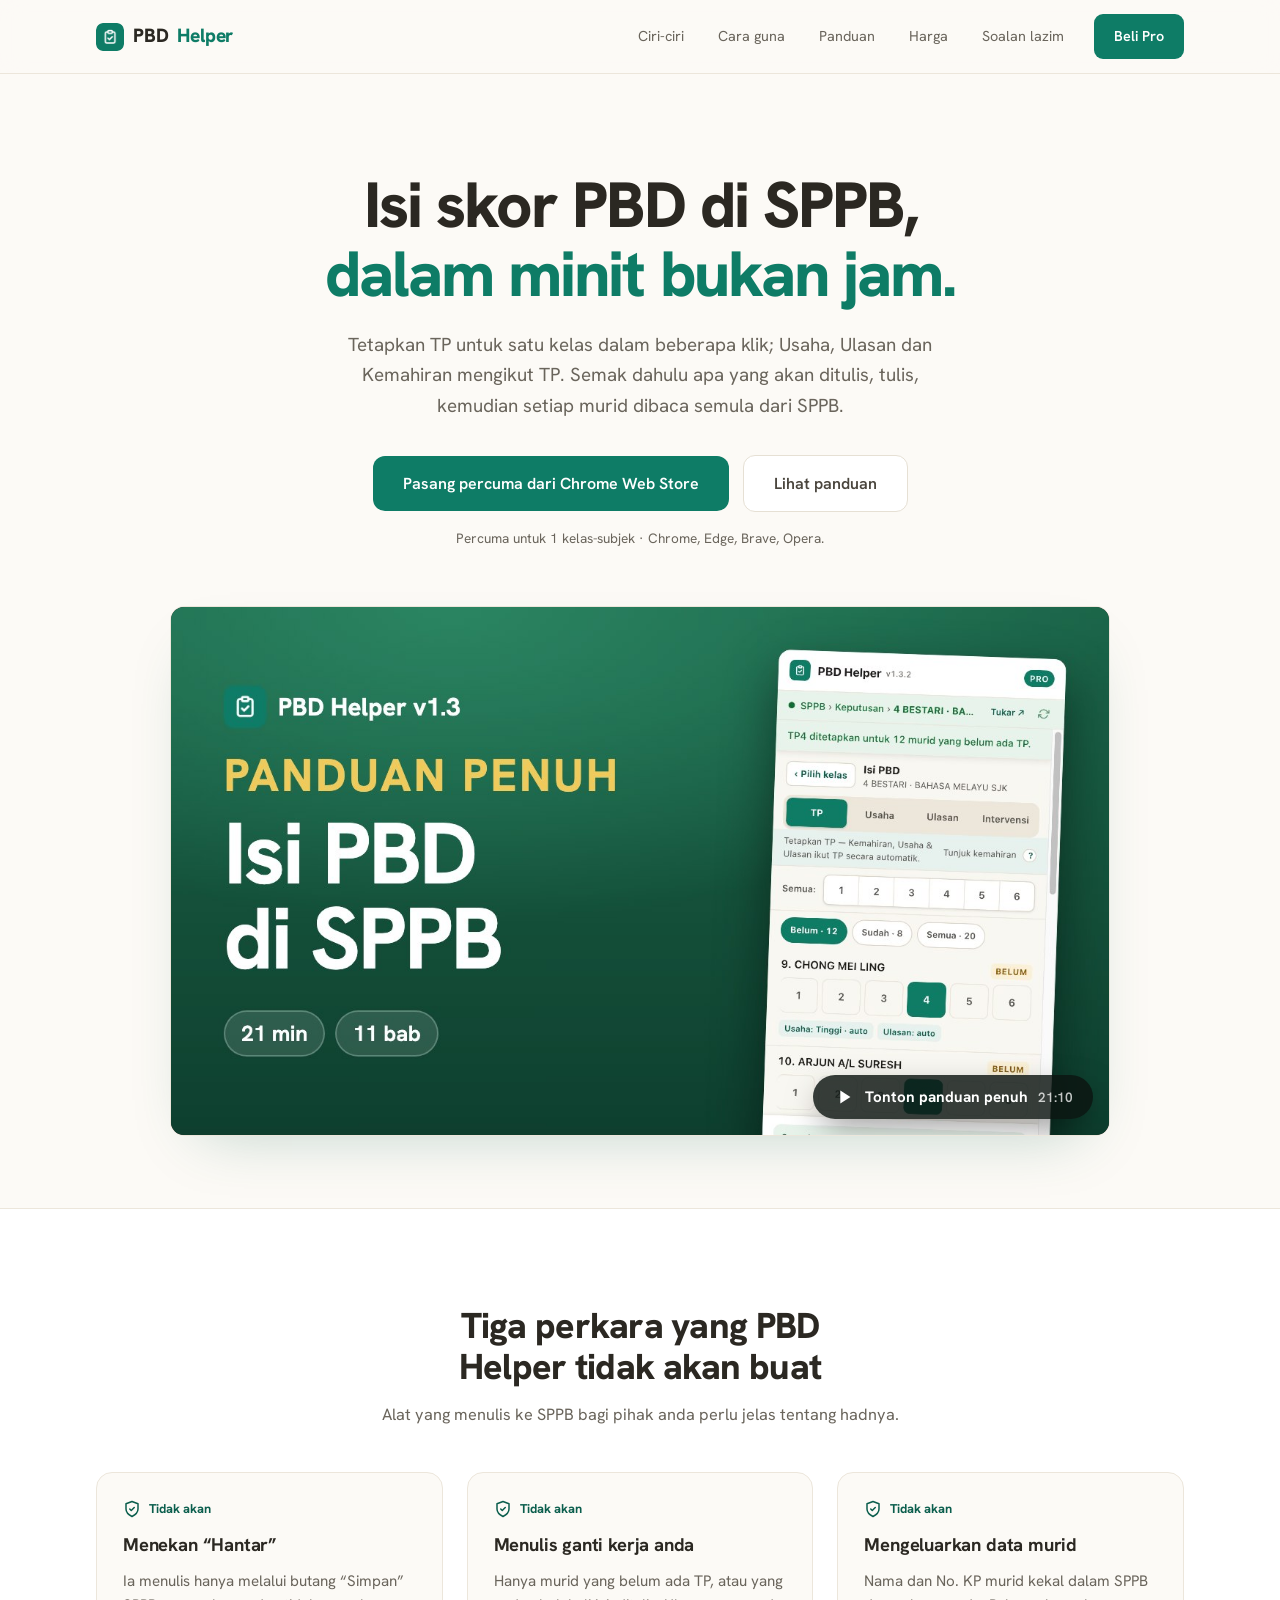
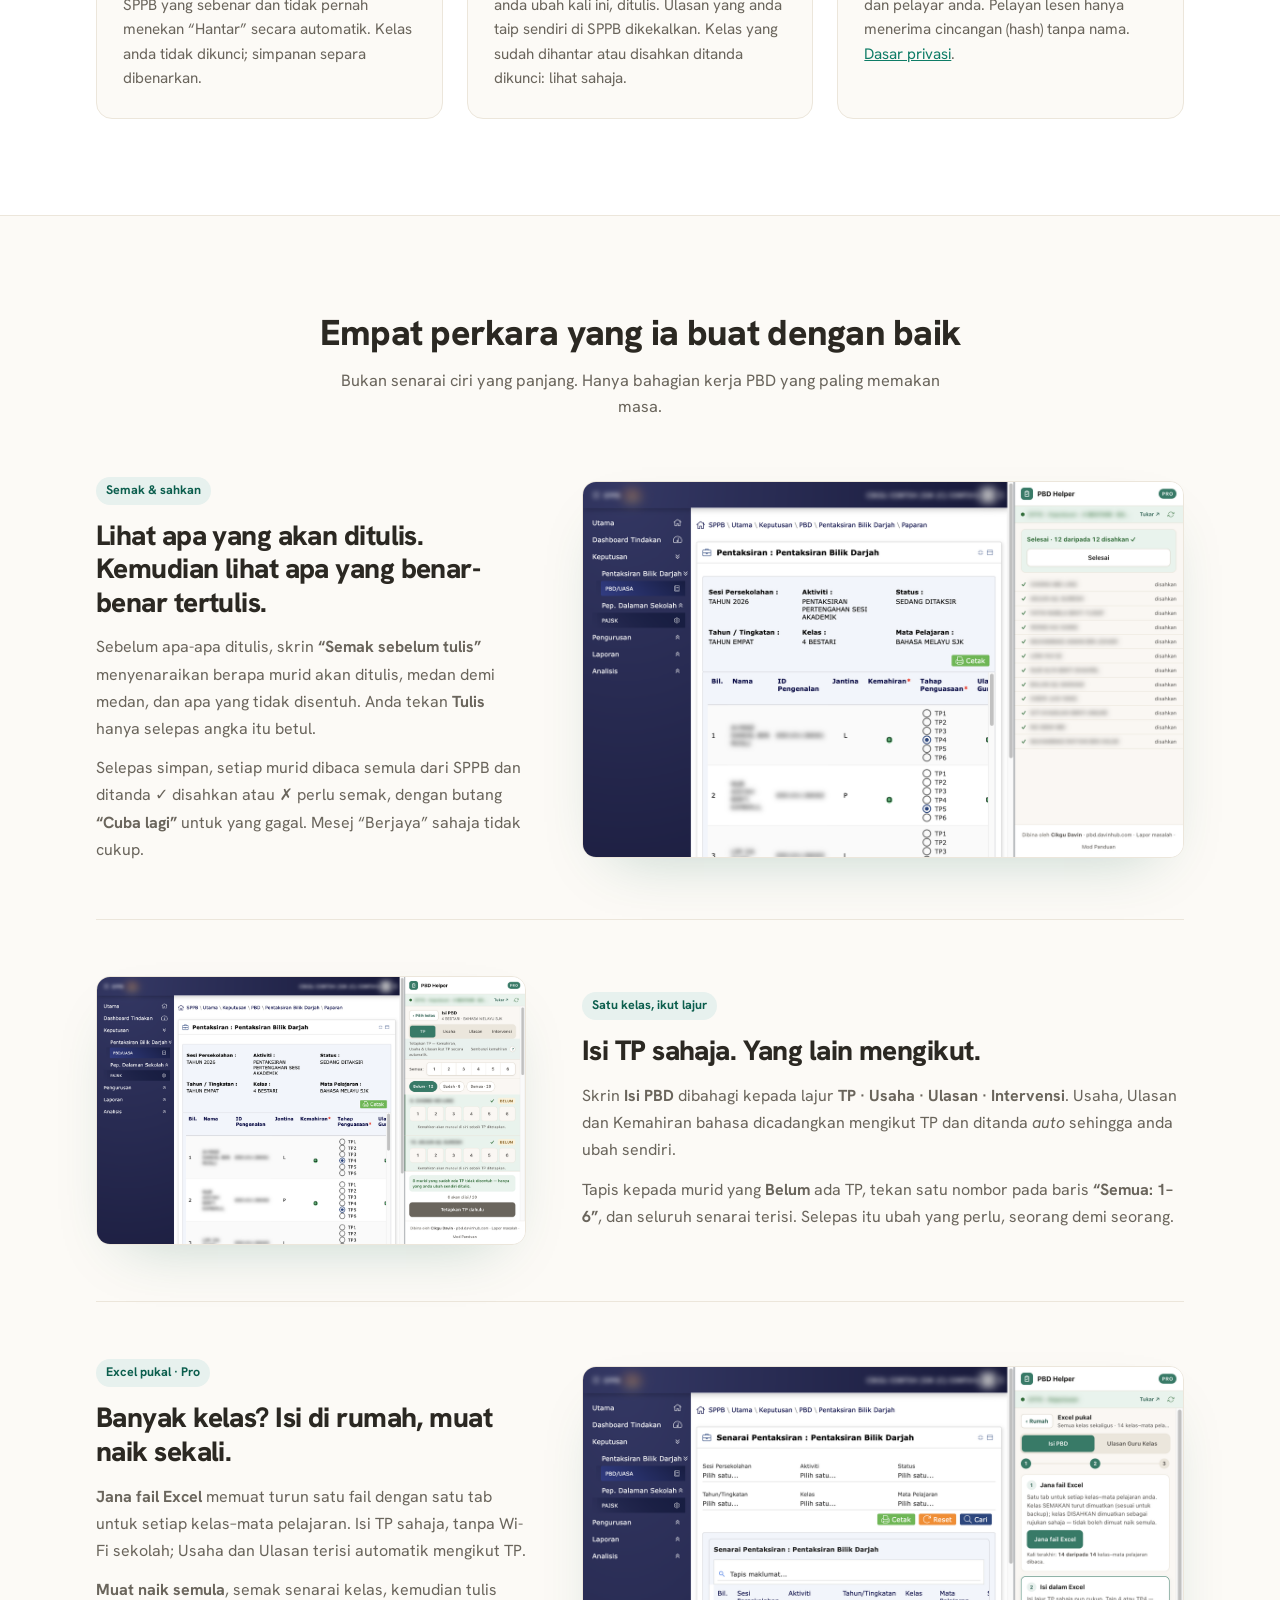
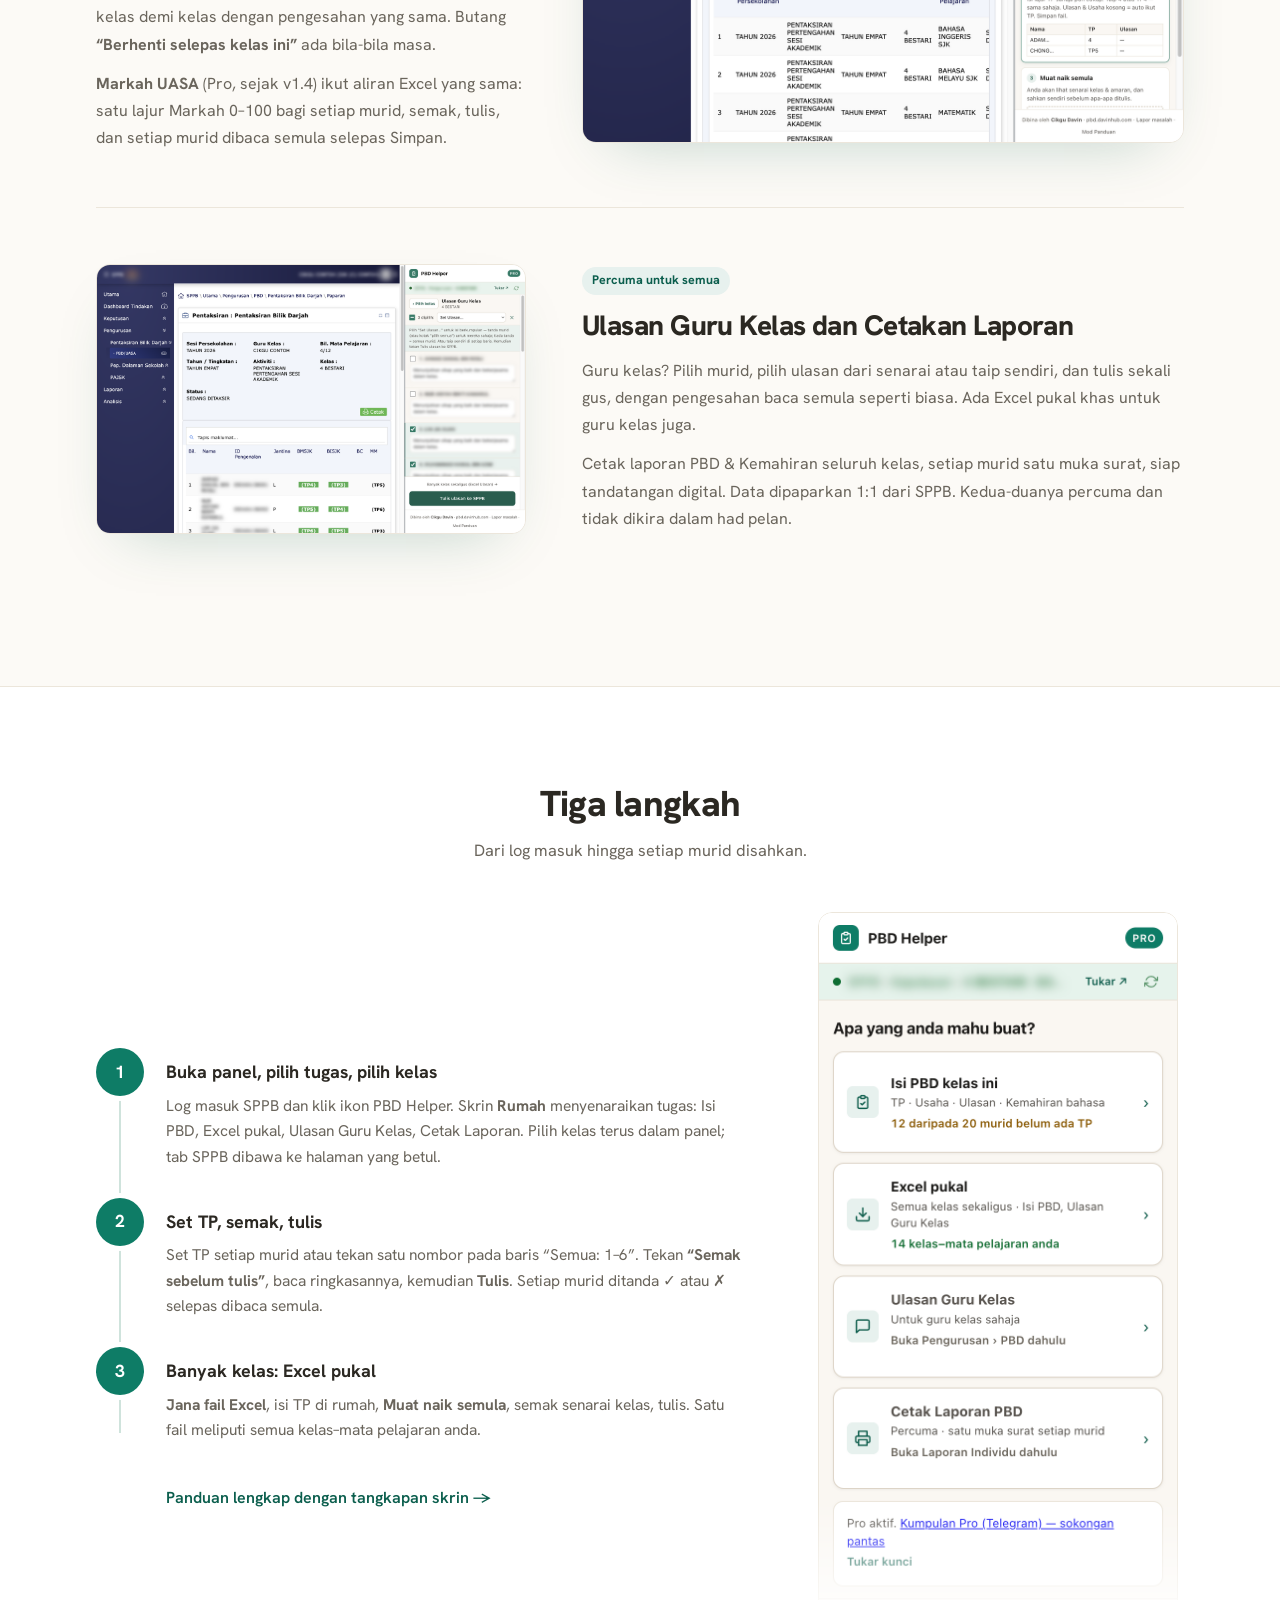
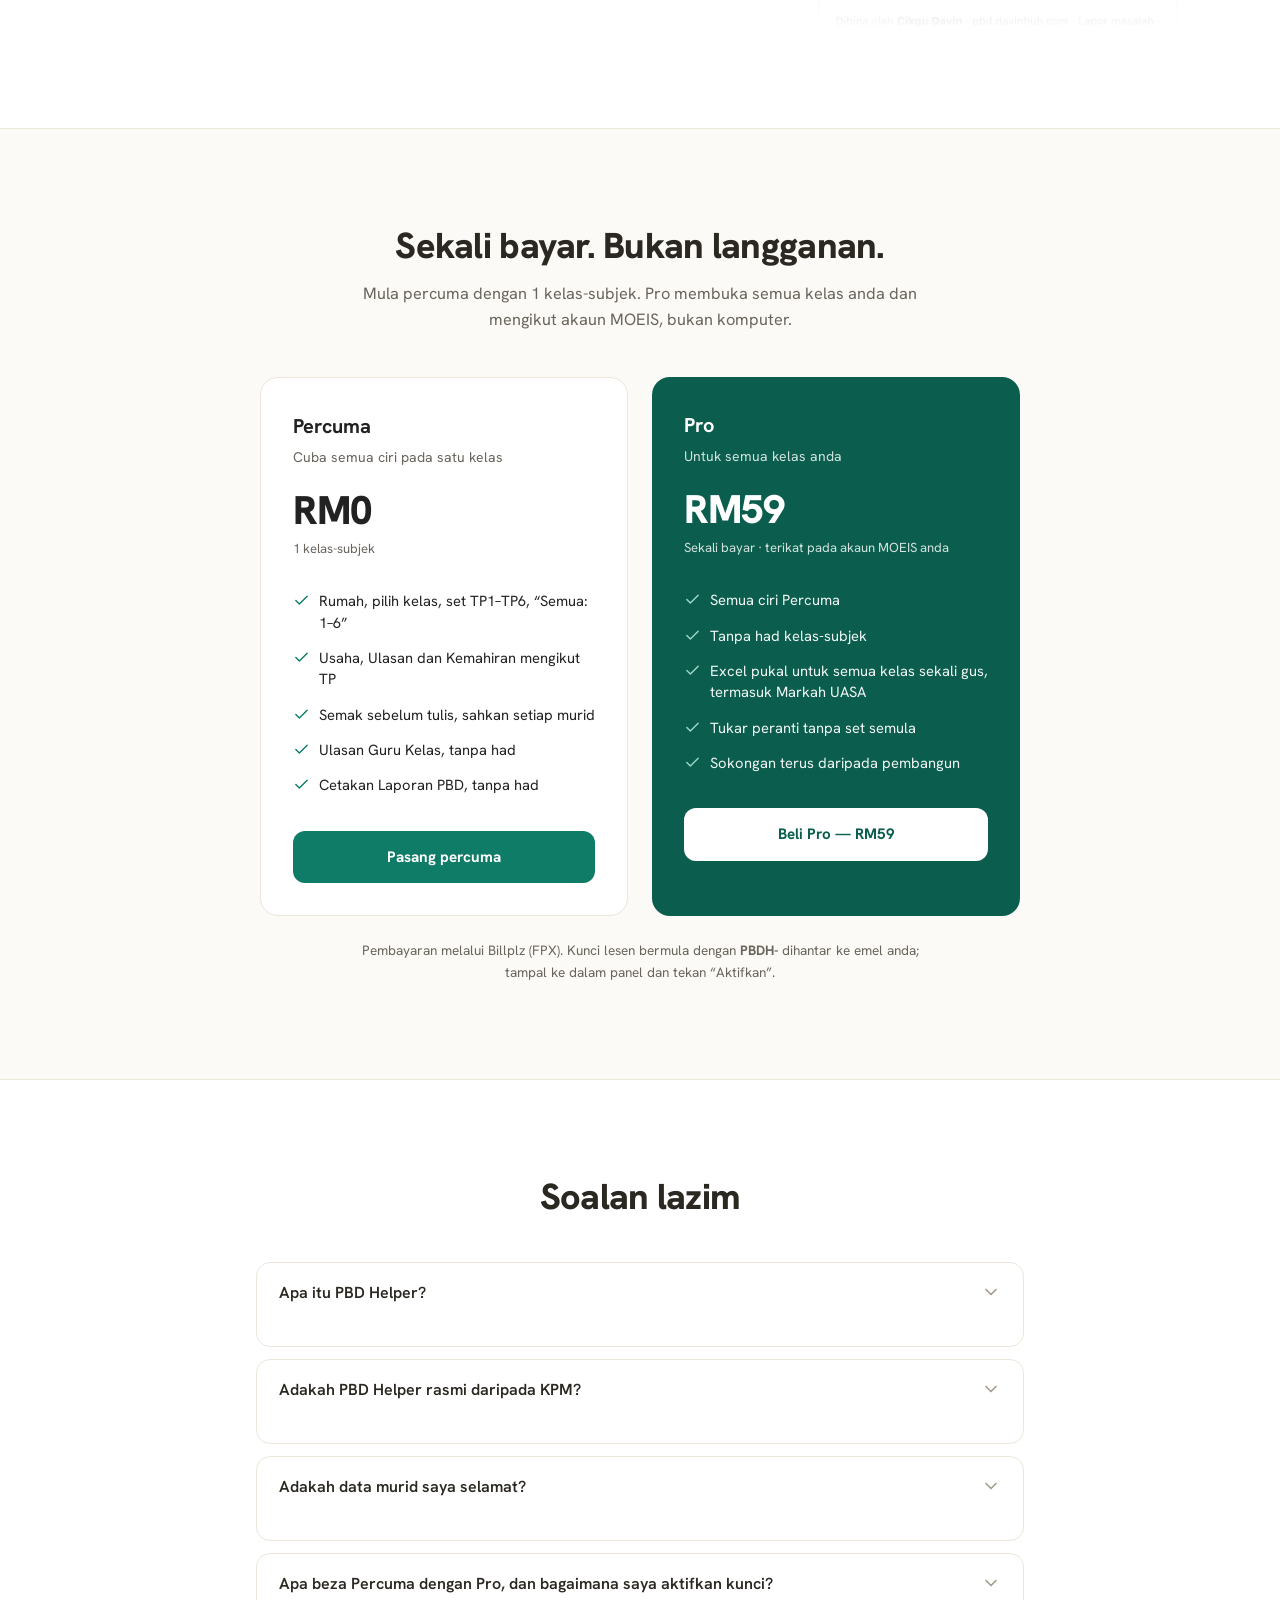
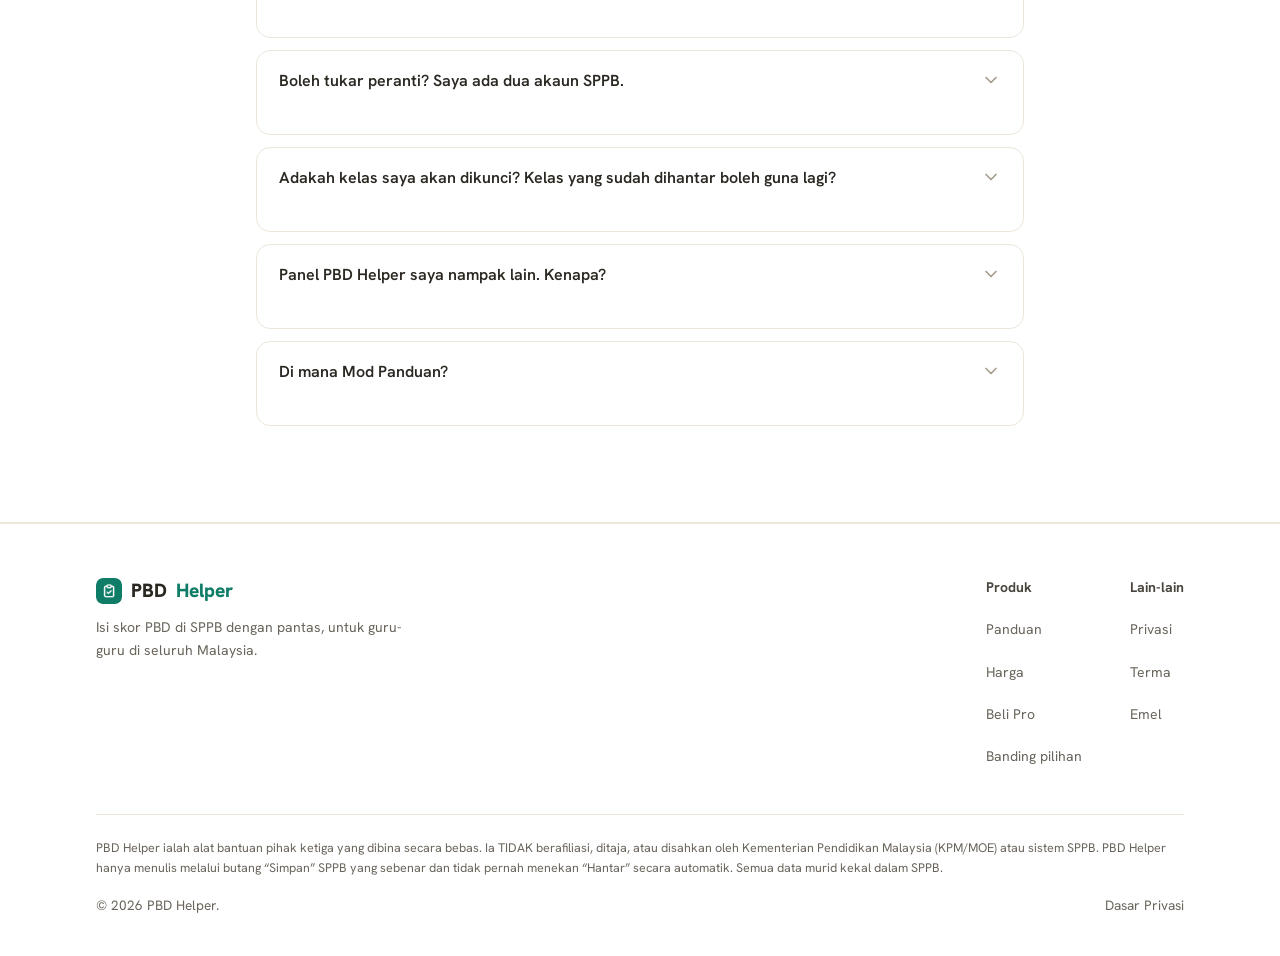
<file: index.html>
<!DOCTYPE html>
<html lang="ms">
<head>
  <meta charset="UTF-8">
  <meta name="viewport" content="width=device-width, initial-scale=1">
  <title>PBD Helper | Isi Skor PBD di SPPB dengan Pantas</title>
  <meta name="description" content="Isi skor PBD (Tahap Penguasaan) di SPPB / MOEIS (IDME) dengan pantas: panel sisi + Excel pukal berbilang kelas. Untuk guru Malaysia.">
  <link rel="icon" type="image/png" href="favicon.png">
  <link rel="apple-touch-icon" href="icon128.png">
  <link rel="canonical" href="https://pbd.davinhub.com/">
  <meta property="og:title" content="PBD Helper | Isi PBD di SPPB, setiap murid dibaca semula">
  <meta property="og:description" content="Extension Chrome untuk guru: set TP satu kelas, semak dahulu apa yang akan ditulis, kemudian setiap murid dibaca semula dari SPPB. Tidak menekan Hantar. Percuma 1 kelas-subjek.">
  <meta property="og:type" content="website">
  <meta property="og:url" content="https://pbd.davinhub.com/">
  <meta property="og:locale" content="ms_MY">
  <meta property="og:site_name" content="PBD Helper">
  <meta property="og:image" content="https://pbd.davinhub.com/og-image-v14.png">
  <meta property="og:image:width" content="1200">
  <meta property="og:image:height" content="630">
  <meta name="twitter:card" content="summary_large_image">
  <meta name="twitter:title" content="PBD Helper | Isi PBD di SPPB, setiap murid dibaca semula">
  <meta name="twitter:description" content="Extension Chrome untuk guru: set TP satu kelas, semak dahulu apa yang akan ditulis, kemudian setiap murid dibaca semula dari SPPB. Tidak menekan Hantar. Percuma 1 kelas-subjek.">
  <meta name="twitter:image" content="https://pbd.davinhub.com/og-image-v14.png">
  <link rel="preconnect" href="https://fonts.googleapis.com">
  <link rel="preconnect" href="https://fonts.gstatic.com" crossorigin>
  <link href="https://fonts.googleapis.com/css2?family=Hanken+Grotesk:wght@400;500;600;700;800&display=swap" rel="stylesheet">
  <link rel="stylesheet" href="/site.css?v=20260902b">
  <script type="application/ld+json">
{
  "@context": "https://schema.org",
  "@graph": [
    {
      "@type": "SoftwareApplication",
      "@id": "https://pbd.davinhub.com/#software",
      "name": "PBD Helper",
      "operatingSystem": "Chrome, Edge, Brave, Opera (Chromium)",
      "applicationCategory": "EducationalApplication",
      "applicationSubCategory": "Browser Extension",
      "url": "https://pbd.davinhub.com/",
      "downloadUrl": "https://chromewebstore.google.com/detail/pbd-helper/hpjmhpolokbbhnjbnkddbjnomahanpoc",
      "installUrl": "https://chromewebstore.google.com/detail/pbd-helper/hpjmhpolokbbhnjbnkddbjnomahanpoc",
      "sameAs": [
        "https://chromewebstore.google.com/detail/pbd-helper/hpjmhpolokbbhnjbnkddbjnomahanpoc"
      ],
      "description": "Isi skor PBD (Tahap Penguasaan) dan medan-medan wajib di sistem SPPB / MOEIS / IDME (moeissppb.moe.gov.my) dengan pantas: panel sisi + Excel pukal berbilang kelas. Untuk guru Malaysia.",
      "keywords": "PBD, isi PBD, SPPB, MOEIS, IDME, Tahap Penguasaan, TP, Ulasan Guru Kelas, Pentaksiran Bilik Darjah, extension guru Malaysia",
      "inLanguage": "ms-MY",
      "image": "https://pbd.davinhub.com/og-image-v14.png",
      "screenshot": "https://pbd.davinhub.com/og-image-v14.png",
      "softwareVersion": "1.4.4",
      "featureList": [
        "Rumah: pilih tugas, kemudian pilih kelas terus dalam panel",
        "Set Tahap Penguasaan TP1–TP6 satu kelas (Semua: 1–6)",
        "Auto-isi Usaha, Ulasan dan Kemahiran bahasa mengikut TP",
        "Isi Intervensi",
        "Semak sebelum tulis: ringkasan apa yang akan ditulis dan apa yang tidak disentuh",
        "Excel pukal berbilang kelas dalam tiga langkah",
        "Markah UASA (Pro) melalui Excel: jana, isi 0–100, muat naik, semak, tulis, setiap murid dibaca semula",
        "Ulasan Guru Kelas (Pengurusan) percuma",
        "Cetakan Laporan PBD percuma",
        "Sahkan semula dengan baca balik daripada SPPB"
      ],
      "publisher": {
        "@id": "https://pbd.davinhub.com/#organization"
      },
      "offers": [
        {
          "@type": "Offer",
          "name": "Percuma",
          "price": "0",
          "priceCurrency": "MYR",
          "description": "1 kelas-subjek"
        },
        {
          "@type": "Offer",
          "name": "Pro",
          "price": "59",
          "priceCurrency": "MYR",
          "description": "Tanpa had kelas-subjek. Sekali bayar.",
          "url": "https://pbd.davinhub.com/#harga"
        }
      ]
    },
    {
      "@type": "Organization",
      "@id": "https://pbd.davinhub.com/#organization",
      "name": "PBD Helper",
      "url": "https://pbd.davinhub.com/",
      "sameAs": [
        "https://chromewebstore.google.com/detail/pbd-helper/hpjmhpolokbbhnjbnkddbjnomahanpoc"
      ]
    },
    {
      "@type": "WebSite",
      "@id": "https://pbd.davinhub.com/#website",
      "name": "PBD Helper",
      "url": "https://pbd.davinhub.com/",
      "inLanguage": "ms-MY"
    },
    {
      "@type": "VideoObject",
      "@id": "https://pbd.davinhub.com/panduan#tutorial-video",
      "name": "Panduan Penuh PBD Helper — Isi PBD di SPPB: Panel, Excel Pukal, Ulasan Guru Kelas, Cetak Laporan",
      "description": "Panduan penuh PBD Helper langkah demi langkah: pasang, pilih kelas, isi TP/Usaha/Ulasan/Kemahiran, Semak sebelum tulis, Excel pukal, Ulasan Guru Kelas, Cetak Laporan PBD, dan keadaan seperti sesi tamat.",
      "thumbnailUrl": "https://pbd.davinhub.com/img/tutorial-thumb.jpg",
      "uploadDate": "2026-10-03",
      "duration": "PT21M10S",
      "contentUrl": "https://www.youtube.com/watch?v=gqphF55mpBc",
      "embedUrl": "https://www.youtube-nocookie.com/embed/gqphF55mpBc",
      "inLanguage": "ms-MY",
      "publisher": {
        "@id": "https://pbd.davinhub.com/#organization"
      }
    },
    {
      "@type": "FAQPage",
      "mainEntity": [
        {
          "@type": "Question",
          "name": "Apa itu PBD Helper?",
          "acceptedAnswer": {
            "@type": "Answer",
            "text": "PBD Helper ialah extension Chrome (panel sisi) yang membantu guru mengisi skor PBD di sistem SPPB, juga dikenali sebagai MOEIS atau IDME. Panel dibuka dengan skrin Rumah: pilih tugas, pilih kelas, kemudian tetapkan Tahap Penguasaan (TP1 hingga TP6) untuk satu kelas penuh; Usaha, Ulasan dan Kemahiran bahasa dicadangkan mengikut TP. Sebelum apa-apa ditulis, skrin “Semak sebelum tulis” menunjukkan apa yang akan ditulis. Ia berfungsi pada Chrome, Edge, Brave dan Opera di komputer, bukan pada telefon atau Safari."
          }
        },
        {
          "@type": "Question",
          "name": "Adakah PBD Helper rasmi daripada KPM?",
          "acceptedAnswer": {
            "@type": "Answer",
            "text": "Tidak. PBD Helper ialah alat bantuan bebas yang tidak berafiliasi, ditaja atau disahkan oleh KPM/MOE atau sistem SPPB. Ia hanya menulis melalui butang “Simpan” SPPB yang sebenar, tidak pernah menekan “Hantar” secara automatik, dan semua data murid kekal dalam SPPB."
          }
        },
        {
          "@type": "Question",
          "name": "Adakah data murid saya selamat?",
          "acceptedAnswer": {
            "@type": "Answer",
            "text": "Ya. Tiada nama atau No. KP murid dikeluarkan dari peranti anda. Extension hanya menulis skor melalui butang “Simpan” SPPB yang sebenar, dan semua data murid kekal dalam SPPB. Pelayan lesen hanya menerima cincangan (hash) SHA-256 tanpa nama serta ID peranti. Baca dasar privasi penuh di pbd.davinhub.com/privacy."
          }
        },
        {
          "@type": "Question",
          "name": "Apa beza Percuma dengan Pro, dan bagaimana saya aktifkan kunci?",
          "acceptedAnswer": {
            "@type": "Answer",
            "text": "Percuma membolehkan anda mengisi 1 kelas-subjek dengan semua ciri: set TP, “Semak sebelum tulis”, Tulis dan pengesahan baca semula; Ulasan Guru Kelas dan Cetakan Laporan percuma tanpa had. Pro (RM59, sekali bayar) membuka penggunaan tanpa had kelas-subjek, Excel pukal untuk semua kelas sekali gus, serta Markah UASA melalui Excel. Beli di pbd.davinhub.com/beli melalui Billplz (FPX); kunci lesen bermula dengan PBDH- dihantar ke emel anda. Dalam panel, di bahagian bawah skrin Rumah, tekan “Sudah beli? Aktifkan kunci”, tampal kunci itu dan tekan “Aktifkan”."
          }
        },
        {
          "@type": "Question",
          "name": "Boleh tukar peranti? Saya ada dua akaun SPPB.",
          "acceptedAnswer": {
            "@type": "Answer",
            "text": "Boleh. Lesen Pro terikat pada akaun MOEIS anda, bukan pada komputer: tukar komputer atau pelayar, aktifkan semula dengan kunci yang sama dan teruskan. Satu kunci Pro terikat pada satu akaun MOEIS; akaun kedua perlukan kunci sendiri. Selepas kedua-dua akaun mempunyai kunci, anda boleh bertukar akaun dengan bebas; Pro mengikut akaun yang sedang log masuk."
          }
        },
        {
          "@type": "Question",
          "name": "Adakah kelas saya akan dikunci? Kelas yang sudah dihantar boleh guna lagi?",
          "acceptedAnswer": {
            "@type": "Answer",
            "text": "PBD Helper tidak akan mengunci kelas anda: ia hanya menulis melalui butang “Simpan” dan tidak pernah menekan “Hantar” secara automatik, dan simpanan separa dibenarkan. Kelas yang sudah dihantar atau disahkan ditanda dikunci sejak skrin Rumah dan butang tulis dimatikan; kelas itu tetap dimuatkan ke dalam fail Excel sebagai rujukan, dan Cetakan Laporan masih boleh dijana."
          }
        },
        {
          "@type": "Question",
          "name": "Panel PBD Helper saya nampak lain. Kenapa?",
          "acceptedAnswer": {
            "@type": "Answer",
            "text": "Sejak versi 1.3, panel bermula dengan skrin Rumah: pilih tugas (Isi PBD, Excel pukal, Ulasan Guru Kelas atau Cetak Laporan PBD), kemudian pilih kelas. Pelayar anda mengemas kini extension secara automatik. Untuk menyemak versi, buka chrome://extensions (Edge: edge://extensions). Untuk mengemas kini serta-merta, hidupkan “Developer mode” (Chrome: kanan atas) dan tekan Update."
          }
        },
        {
          "@type": "Question",
          "name": "Di mana Mod Panduan?",
          "acceptedAnswer": {
            "@type": "Answer",
            "text": "Mod Panduan menunjukkan 4 langkah ringkas untuk mula mengisi PBD. Ia hanya muncul secara automatik pada kali pertama extension dipasang. Untuk membukanya semula, tekan “Mod Panduan” di bahagian bawah panel."
          }
        }
      ]
    }
  ]
}
  </script>
  <style>
    /* Hero */
    .hero { padding: 72px 0 64px; text-align: center; }
    @media (min-width: 768px) { .hero { padding: 96px 0 72px; } }
    .hero h1 { font-size: 2.4rem; font-weight: 800; letter-spacing: -0.03em; line-height: 1.08; margin-bottom: 22px; color: var(--n-900); }
    @media (min-width: 640px) { .hero h1 { font-size: 3.4rem; } }
    @media (min-width: 1024px) { .hero h1 { font-size: 4rem; } }
    .hero h1 .emph { color: var(--teal); }
    .hero-sub { font-size: 1.075rem; color: var(--muted); max-width: 640px; margin: 0 auto 34px; }
    @media (min-width: 768px) { .hero-sub { font-size: 1.18rem; } }
    .hero-btns { display: flex; flex-direction: column; gap: 14px; justify-content: center; align-items: center; }
    @media (min-width: 520px) { .hero-btns { flex-direction: row; } }
    .hero-note { margin-top: 16px; font-size: 0.85rem; color: var(--muted); }
    .hero-shot { max-width: 940px; margin: 56px auto 0; }

    /* YouTube facade — no third-party JS until the teacher clicks play */
    .yt-facade { position: relative; aspect-ratio: 16 / 9; background: var(--n-900); }
    .yt-facade iframe { position: absolute; inset: 0; width: 100%; height: 100%; border: 0; }
    .yt-play { position: absolute; inset: 0; width: 100%; height: 100%; display: block; padding: 0; border: none; cursor: pointer; background: none; font-family: inherit; }
    .yt-play img { width: 100%; height: 100%; object-fit: cover; display: block; }
    .yt-play-badge { position: absolute; left: 50%; top: 50%; transform: translate(-50%, -50%); display: flex; align-items: center; gap: 10px; padding: 14px 26px; background: rgba(11,20,17,0.82); color: #fff; border-radius: 99px; font-size: 1rem; font-weight: 700; box-shadow: 0 12px 34px -8px rgba(0,0,0,0.5); transition: transform 0.15s ease, background 0.15s ease; }
    .yt-play-badge svg { width: 22px; height: 22px; flex-shrink: 0; }
    /* Tutorial thumbnail carries its title on the left: badge goes bottom-right (same as /panduan). */
    #ytDemo .yt-play-badge { left: auto; top: auto; right: 16px; bottom: 16px; transform: none; padding: 11px 20px; font-size: 0.95rem; }
    #ytDemo .yt-play:hover .yt-play-badge, #ytDemo .yt-play:focus-visible .yt-play-badge { transform: scale(1.05); }
    @media (max-width: 480px) { #ytDemo .yt-play-badge { right: 10px; bottom: 10px; padding: 8px 14px; font-size: 0.85rem; gap: 8px; } #ytDemo .yt-play-badge svg { width: 18px; height: 18px; } }
    .yt-play:hover .yt-play-badge, .yt-play:focus-visible .yt-play-badge { background: var(--teal-deep); transform: translate(-50%, -50%) scale(1.05); }
    .yt-play:focus-visible { outline: 3px solid var(--teal); outline-offset: -3px; }
    .yt-play-dur { font-weight: 600; font-size: 0.85rem; opacity: 0.75; }

    /* Section rhythm */
    .sec { padding: 72px 0; }
    @media (min-width: 768px) { .sec { padding: 96px 0; } }
    .sec-tint { background: var(--white); border-top: 1px solid var(--line); border-bottom: 1px solid var(--line); }
    .sec-head { text-align: center; max-width: 720px; margin: 0 auto; }

    /* Trust: three things it will not do */
    .trust-grid { display: grid; grid-template-columns: 1fr; gap: 18px; margin-top: 44px; }
    @media (min-width: 768px) { .trust-grid { grid-template-columns: 1fr 1fr 1fr; gap: 24px; } }
    .trust { padding: 26px 26px 28px; background: var(--paper); border: 1px solid var(--line); border-radius: 16px; }
    .trust-no { display: inline-flex; align-items: center; gap: 8px; font-size: 0.8rem; font-weight: 700; color: var(--teal-deep); margin-bottom: 12px; }
    .trust-no svg { width: 18px; height: 18px; }
    .trust h3 { font-size: 1.15rem; font-weight: 700; color: var(--n-900); margin-bottom: 8px; letter-spacing: -0.01em; }
    .trust p { font-size: 0.95rem; color: var(--muted); line-height: 1.6; }

    /* Features: alternating text + screenshot rows */
    .feature { display: grid; grid-template-columns: 1fr; gap: 28px; align-items: center; padding: 40px 0; }
    .feature + .feature { border-top: 1px solid var(--line); }
    @media (min-width: 900px) { .feature { grid-template-columns: 5fr 7fr; gap: 56px; padding: 56px 0; } .feature.flip .feature-text { order: 2; } }
    .feature-text h3 { font-size: 1.5rem; font-weight: 800; letter-spacing: -0.02em; line-height: 1.2; color: var(--n-900); margin-bottom: 14px; }
    @media (min-width: 768px) { .feature-text h3 { font-size: 1.75rem; } }
    .feature-text p { color: var(--muted); line-height: 1.7; font-size: 1rem; }
    .feature-text p + p { margin-top: 12px; }
    .feature-tag { display: inline-block; font-size: 0.78rem; font-weight: 700; color: var(--teal-deep); background: var(--teal-tint); padding: 4px 10px; border-radius: 99px; margin-bottom: 14px; }

    /* How it works */
    .how-grid { display: grid; grid-template-columns: 1fr; gap: 40px; align-items: center; margin-top: 48px; }
    @media (min-width: 900px) { .how-grid { grid-template-columns: 7fr 4fr; gap: 64px; } }
    .how-steps { position: relative; }
    .how-steps::before { content: ""; position: absolute; inset-inline-start: 23px; top: 24px; bottom: 24px; width: 2px; background: #cfe3dc; }
    .how-step { display: grid; grid-template-columns: 48px 1fr; gap: 22px; padding: 14px 0; position: relative; }
    .how-num { width: 48px; height: 48px; border-radius: 50%; background: var(--teal); color: var(--white); font-weight: 700; font-size: 1.1rem; display: flex; align-items: center; justify-content: center; position: relative; z-index: 1; box-shadow: 0 0 0 5px var(--white); }
    .how-step h3 { font-size: 1.12rem; font-weight: 700; margin-bottom: 6px; padding-top: 10px; color: var(--n-900); }
    .how-step p { font-size: 0.97rem; color: var(--muted); line-height: 1.65; }
    .how-shot { max-width: 360px; max-height: 720px; margin: 0 auto; overflow: hidden; -webkit-mask-image: linear-gradient(#000 82%, transparent); mask-image: linear-gradient(#000 82%, transparent); box-shadow: none; }
    .how-link { margin-top: 28px; padding-inline-start: 70px; }
    .how-link a { color: var(--teal-deep); font-weight: 600; text-decoration: none; }
    .how-link a:hover { text-decoration: underline; }

    /* Pricing */
    .pricing-grid { display: grid; grid-template-columns: 1fr; gap: 24px; margin: 44px auto 0; max-width: 760px; }
    @media (min-width: 768px) { .pricing-grid { grid-template-columns: 1fr 1fr; } }
    .plan { padding: 32px; border-radius: 18px; }
    .plan.default { background: var(--white); border: 1px solid var(--line); }
    .plan.pro { background: var(--teal-deep); color: var(--white); }
    .plan-name { font-size: 1.25rem; font-weight: 700; margin-bottom: 4px; }
    .plan-desc { font-size: 0.875rem; margin-bottom: 22px; }
    .plan.default .plan-desc { color: var(--muted); }
    .plan.pro .plan-desc { color: rgba(255,255,255,0.82); }
    .plan-price { font-size: 2.5rem; font-weight: 800; margin-bottom: 4px; line-height: 1; letter-spacing: -0.02em; }
    .plan-period { font-size: 0.82rem; margin: 8px 0 24px; }
    .plan.default .plan-period { color: var(--muted); }
    .plan.pro .plan-period { color: rgba(255,255,255,0.82); }
    .plan-features { list-style: none; margin-bottom: 28px; }
    .plan-features li { display: flex; align-items: flex-start; gap: 9px; font-size: 0.92rem; padding: 7px 0; line-height: 1.45; }
    .plan-features li svg { width: 17px; height: 17px; flex-shrink: 0; margin-top: 2px; }
    .plan.default .plan-features li svg { color: var(--teal); }
    .plan.pro .plan-features li svg { color: #9bd8c6; }
    .plan.pro .plan-features li { color: rgba(255,255,255,0.94); }
    .plan-btn { display: block; width: 100%; padding: 14px; min-height: 44px; border-radius: 12px; font-size: 0.95rem; font-weight: 700; text-align: center; text-decoration: none; transition: background-color 0.15s, color 0.15s; }
    .plan.default .plan-btn { background: var(--teal); color: var(--white); }
    .plan.default .plan-btn:hover { background: var(--teal-deep); }
    .plan.pro .plan-btn { background: var(--white); color: var(--teal-deep); }
    .plan.pro .plan-btn:hover { background: var(--teal-tint); }
    .pricing-note { max-width: 560px; margin: 24px auto 0; text-align: center; font-size: 0.85rem; color: var(--muted); line-height: 1.6; }

    /* FAQ */
    .faq-list { max-width: 768px; margin: 44px auto 0; display: flex; flex-direction: column; gap: 12px; }
    .faq-item { background: var(--white); border: 1px solid var(--line); border-radius: 14px; overflow: hidden; }
    .faq-item button { width: 100%; display: flex; align-items: center; justify-content: space-between; gap: 16px; padding: 19px 22px; min-height: 44px; text-align: left; background: none; border: none; cursor: pointer; font-family: inherit; font-size: 1rem; font-weight: 600; color: var(--n-900); transition: background 0.15s; }
    .faq-item button:hover { background: var(--n-50); }
    .faq-item button svg { width: 20px; height: 20px; color: var(--n-400); flex-shrink: 0; transition: transform 0.2s; }
    .faq-item.open button svg { transform: rotate(180deg); }
    .faq-answer { display: grid; grid-template-rows: 0fr; visibility: hidden; transition: grid-template-rows 0.25s ease-out, visibility 0s linear 0.25s; }
    .faq-item.open .faq-answer { grid-template-rows: 1fr; visibility: visible; transition: grid-template-rows 0.25s ease-out, visibility 0s linear 0s; }
    .faq-answer p { min-height: 0; overflow: hidden; padding: 4px 22px 0; font-size: 0.92rem; color: var(--muted); line-height: 1.7; }
    .faq-answer p:last-child { padding-bottom: 20px; }
    .faq-answer a { color: var(--teal); }

    /* Founder */
    .founder-inner { max-width: 720px; margin: 0 auto; padding: 40px 32px; background: var(--white); border: 1px solid var(--line); border-radius: 18px; }
    @media (min-width: 768px) { .founder-inner { padding: 46px; } }
    .founder-quote::before { content: "\201C"; display: block; font-size: 4rem; line-height: 0.5; color: var(--teal); opacity: 0.3; font-family: Georgia, serif; margin-bottom: 16px; }
    .founder-quote p { font-size: 1.1rem; line-height: 1.75; color: var(--n-700); margin-bottom: 14px; }
    .founder-quote p:last-of-type { margin-bottom: 0; }
    .founder-name { display: flex; flex-wrap: wrap; align-items: center; gap: 8px 12px; margin-top: 24px; padding-top: 20px; border-top: 1px solid var(--line); font-size: 0.9rem; }
    .founder-name strong { color: var(--n-900); font-weight: 700; }
    .founder-name span { color: var(--muted); }
    .founder-name a { color: var(--teal); text-decoration: none; font-weight: 600; }
    .founder-name a:hover { text-decoration: underline; }
    .founder-contact { margin-top: 18px; font-size: 0.95rem; color: var(--n-700); }
    .founder-contact a { color: var(--teal); font-weight: 600; }

    /* Sticky mobile CTA */
    /* Phone visitors (short-video traffic): the extension installs on a computer only. */
    .phone-note, .sticky-cta .sticky-share { display: none; }
    @media (max-width: 767px) and (pointer: coarse) {
      .phone-note { display: block; max-width: 520px; margin: 0 auto 22px; padding: 18px 18px 16px; background: var(--teal-tint); border: 1px solid var(--line); border-radius: 14px; text-align: left; }
      .phone-note h2 { font-size: 1.05rem; font-weight: 700; color: var(--teal-deep); margin-bottom: 6px; }
      .phone-note p { font-size: 0.95rem; color: var(--n-700); margin-bottom: 14px; }
      .phone-note-btns { display: flex; flex-direction: column; gap: 10px; }
      .phone-note-btns button { width: 100%; }
      #cwsBtn { display: none; }
      .sticky-cta .sticky-cws { display: none; }
      .sticky-cta .sticky-share { display: block; }
    }
    .sticky-cta { display: none; position: fixed; bottom: 0; left: 0; right: 0; background: var(--paper); border-top: 1px solid var(--line); padding: 10px 16px; z-index: 40; box-shadow: 0 -8px 20px -8px rgba(0,0,0,0.08); }
    @media (max-width: 767px) { .sticky-cta.show { display: block; } body.has-sticky-cta { padding-bottom: 78px; } }
    .sticky-cta a, .sticky-cta button { width: 100%; border: 0; font-family: inherit; cursor: pointer; }
    .sticky-cta a { display: block; }
    .sticky-cta a, .sticky-share { width: 100%; padding: 14px; min-height: 44px; font-size: 0.9rem; font-weight: 700; border-radius: 10px; text-align: center; text-decoration: none; background: var(--teal); color: var(--white); opacity: 0.92; }
  </style>
</head>
<body>
  <a class="skip-link" href="#main">Langkau ke kandungan</a>
  <svg style="display:none" aria-hidden="true">
    <symbol id="icon-check" viewBox="0 0 24 24" fill="none" stroke="currentColor" stroke-width="2" stroke-linecap="round" stroke-linejoin="round"><path d="M20 6L9 17l-5-5"/></symbol>
    <symbol id="icon-chevron" viewBox="0 0 24 24" fill="none" stroke="currentColor" stroke-width="2" stroke-linecap="round" stroke-linejoin="round"><path d="M6 9l6 6 6-6"/></symbol>
    <symbol id="icon-shield" viewBox="0 0 24 24" fill="none" stroke="currentColor" stroke-width="2" stroke-linecap="round" stroke-linejoin="round"><path d="M12 22s8-4 8-10V5l-8-3-8 3v7c0 6 8 10 8 10z"/><path d="M9 12l2 2 4-4"/></symbol>
  </svg>

  <nav aria-label="Navigasi utama">
    <div class="nav-inner">
      <a href="/" class="nav-logo"><img src="icon128.png" alt="" aria-hidden="true" width="28" height="28">PBD <span>Helper</span></a>
      <div class="nav-links">
        <a href="#ciri">Ciri-ciri</a>
        <a href="#cara">Cara guna</a>
        <a href="/panduan">Panduan</a>
        <a href="#harga">Harga</a>
        <a href="#faq">Soalan lazim</a>
        <a href="/beli" class="nav-cta">Beli Pro</a>
      </div>
      <button class="nav-burger" id="navBurger" aria-label="Menu" aria-expanded="false" aria-controls="mobileMenu">
        <svg viewBox="0 0 24 24" fill="none" stroke="currentColor" stroke-width="2"><path d="M4 6h16M4 12h16M4 18h16"/></svg>
      </button>
    </div>
    <div class="mobile-menu" id="mobileMenu">
      <a href="#ciri">Ciri-ciri</a>
      <a href="#cara">Cara guna</a>
      <a href="/panduan">Panduan</a>
      <a href="#harga">Harga</a>
      <a href="#faq">Soalan lazim</a>
      <a href="/beli" class="mob-cta">Beli Pro &mdash; RM59</a>
    </div>
  </nav>

  <main id="main">

  <!-- Hero -->
  <section class="hero">
    <div class="container">
      <h1>Isi skor PBD di SPPB,<br><span class="emph">dalam minit bukan jam.</span></h1>
      <p class="hero-sub">Tetapkan TP untuk satu kelas dalam beberapa klik; Usaha, Ulasan dan Kemahiran mengikut TP. Semak dahulu apa yang akan ditulis, tulis, kemudian setiap murid dibaca semula dari SPPB.</p>
      <div class="phone-note" id="phoneNote">
        <h2>Anda sedang menggunakan telefon?</h2>
        <p>PBD Helper hanya boleh dipasang pada komputer (Chrome, Edge, Brave atau Opera), bukan pada telefon. Kongsi pautan ini ke WhatsApp atau e-mel anda, kemudian buka di komputer.</p>
        <div class="phone-note-btns">
          <button type="button" class="btn-teal js-share-link">Kongsi pautan</button>
          <button type="button" class="btn-light js-copy-link">Salin pautan</button>
        </div>
      </div>
      <div class="hero-btns">
        <a href="https://chromewebstore.google.com/detail/pbd-helper/hpjmhpolokbbhnjbnkddbjnomahanpoc" id="cwsBtn" class="btn-teal" target="_blank" rel="noopener" aria-describedby="cwsNote">Pasang percuma dari Chrome Web Store</a>
        <a href="/panduan" class="btn-light">Lihat panduan</a>
      </div>
      <p class="hero-note" id="cwsNote">Percuma untuk 1 kelas-subjek &middot; Chrome, Edge, Brave, Opera.</p>
      <!-- Demo video facade: YouTube loads only on click -->
      <div class="hero-shot shot">
        <div class="yt-facade" id="ytDemo">
          <button type="button" class="yt-play" id="ytDemoPlay" aria-label="Mainkan panduan video penuh PBD Helper (21 minit)">
            <img src="img/tutorial-thumb.jpg" width="1280" height="720" fetchpriority="high" alt="Panduan video penuh PBD Helper: panel sisi di sebelah halaman SPPB.">
            <span class="yt-play-badge"><svg viewBox="0 0 24 24" fill="currentColor" aria-hidden="true"><path d="M8 5v14l11-7z"/></svg>Tonton panduan penuh <span class="yt-play-dur">21:10</span></span>
          </button>
        </div>
      </div>
    </div>
  </section>

  <!-- Trust -->
  <section class="sec sec-tint" aria-labelledby="trust-title">
    <div class="container">
      <div class="sec-head">
        <h2 class="sh-title" id="trust-title">Tiga perkara yang PBD Helper tidak akan buat</h2>
        <p class="sh-sub">Alat yang menulis ke SPPB bagi pihak anda perlu jelas tentang hadnya.</p>
      </div>
      <div class="trust-grid">
        <div class="trust">
          <span class="trust-no"><svg aria-hidden="true" focusable="false"><use href="#icon-shield"/></svg>Tidak akan</span>
          <h3>Menekan &ldquo;Hantar&rdquo;</h3>
          <p>Ia menulis hanya melalui butang &ldquo;Simpan&rdquo; SPPB yang sebenar dan tidak pernah menekan &ldquo;Hantar&rdquo; secara automatik. Kelas anda tidak dikunci; simpanan separa dibenarkan.</p>
        </div>
        <div class="trust">
          <span class="trust-no"><svg aria-hidden="true" focusable="false"><use href="#icon-shield"/></svg>Tidak akan</span>
          <h3>Menulis ganti kerja anda</h3>
          <p>Hanya murid yang belum ada TP, atau yang anda ubah kali ini, ditulis. Ulasan yang anda taip sendiri di SPPB dikekalkan. Kelas yang sudah dihantar atau disahkan ditanda dikunci: lihat sahaja.</p>
        </div>
        <div class="trust">
          <span class="trust-no"><svg aria-hidden="true" focusable="false"><use href="#icon-shield"/></svg>Tidak akan</span>
          <h3>Mengeluarkan data murid</h3>
          <p>Nama dan No. KP murid kekal dalam SPPB dan pelayar anda. Pelayan lesen hanya menerima cincangan (hash) tanpa nama. <a href="/privacy" style="color:var(--teal)">Dasar privasi</a>.</p>
        </div>
      </div>
    </div>
  </section>

  <!-- Features -->
  <section id="ciri" class="sec" aria-labelledby="ciri-title">
    <div class="container">
      <div class="sec-head">
        <h2 class="sh-title" id="ciri-title">Empat perkara yang ia buat dengan baik</h2>
        <p class="sh-sub">Bukan senarai ciri yang panjang. Hanya bahagian kerja PBD yang paling memakan masa.</p>
      </div>

      <div class="feature">
        <div class="feature-text">
          <span class="feature-tag">Semak &amp; sahkan</span>
          <h3>Lihat apa yang akan ditulis. Kemudian lihat apa yang benar-benar tertulis.</h3>
          <p>Sebelum apa-apa ditulis, skrin <strong>&ldquo;Semak sebelum tulis&rdquo;</strong> menyenaraikan berapa murid akan ditulis, medan demi medan, dan apa yang tidak disentuh. Anda tekan <strong>Tulis</strong> hanya selepas angka itu betul.</p>
          <p>Selepas simpan, setiap murid dibaca semula dari SPPB dan ditanda &#10003; disahkan atau &#10007; perlu semak, dengan butang <strong>&ldquo;Cuba lagi&rdquo;</strong> untuk yang gagal. Mesej &ldquo;Berjaya&rdquo; sahaja tidak cukup.</p>
        </div>
        <!-- v1.3 media: sim capture 2026-09-01; re-shoot on real SPPB in October -->
        <div class="shot">
          <img src="img/03-disahkan.png" width="1280" height="800" loading="lazy" alt="Halaman PBD di SPPB dengan panel sisi PBD Helper selepas menulis: kad Selesai 12 daripada 12 disahkan dan tanda hijau disahkan bagi setiap murid.">
        </div>
      </div>

      <div class="feature flip">
        <div class="feature-text">
          <span class="feature-tag">Satu kelas, ikut lajur</span>
          <h3>Isi TP sahaja. Yang lain mengikut.</h3>
          <p>Skrin <strong>Isi PBD</strong> dibahagi kepada lajur <strong>TP &middot; Usaha &middot; Ulasan &middot; Intervensi</strong>. Usaha, Ulasan dan Kemahiran bahasa dicadangkan mengikut TP dan ditanda <em>auto</em> sehingga anda ubah sendiri.</p>
          <p>Tapis kepada murid yang <strong>Belum</strong> ada TP, tekan satu nombor pada baris <strong>&ldquo;Semua: 1&ndash;6&rdquo;</strong>, dan seluruh senarai terisi. Selepas itu ubah yang perlu, seorang demi seorang.</p>
        </div>
        <!-- v1.3 media: sim capture 2026-09-01; re-shoot on real SPPB in October -->
        <div class="shot">
          <img src="img/01-kelas-semasa.png" width="1280" height="800" loading="lazy" alt="Halaman PBD di SPPB dengan panel sisi PBD Helper di sebelahnya: lajur TP, pil penapis Belum / Sudah / Semua dan baris Semua 1 hingga 6.">
        </div>
      </div>

      <div class="feature">
        <div class="feature-text">
          <span class="feature-tag">Excel pukal &middot; Pro</span>
          <h3>Banyak kelas? Isi di rumah, muat naik sekali.</h3>
          <p><strong>Jana fail Excel</strong> memuat turun satu fail dengan satu tab untuk setiap kelas&ndash;mata pelajaran. Isi TP sahaja, tanpa Wi-Fi sekolah; Usaha dan Ulasan terisi automatik mengikut TP.</p>
          <p><strong>Muat naik semula</strong>, semak senarai kelas, kemudian tulis kelas demi kelas dengan pengesahan yang sama. Butang <strong>&ldquo;Berhenti selepas kelas ini&rdquo;</strong> ada bila-bila masa.</p>
          <p><strong>Markah UASA</strong> (Pro, sejak v1.4) ikut aliran Excel yang sama: satu lajur Markah 0&ndash;100 bagi setiap murid, semak, tulis, dan setiap murid dibaca semula selepas Simpan.</p>
        </div>
        <!-- v1.3 media: sim capture 2026-09-01; re-shoot on real SPPB in October -->
        <div class="shot">
          <img src="img/04-excel-pukal.png" width="1280" height="800" loading="lazy" alt="Halaman senarai PBD di SPPB dengan panel sisi Excel pukal: tiga kad bernombor, 1 Jana fail Excel, 2 Isi dalam Excel, 3 Muat naik semula.">
        </div>
      </div>

      <div class="feature flip">
        <div class="feature-text">
          <span class="feature-tag">Percuma untuk semua</span>
          <h3>Ulasan Guru Kelas dan Cetakan Laporan</h3>
          <p>Guru kelas? Pilih murid, pilih ulasan dari senarai atau taip sendiri, dan tulis sekali gus, dengan pengesahan baca semula seperti biasa. Ada Excel pukal khas untuk guru kelas juga.</p>
          <p>Cetak laporan PBD &amp; Kemahiran seluruh kelas, setiap murid satu muka surat, siap tandatangan digital. Data dipaparkan 1:1 dari SPPB. Kedua-duanya percuma dan tidak dikira dalam had pelan.</p>
        </div>
        <!-- v1.3 media: sim capture 2026-09-01; re-shoot on real SPPB in October -->
        <div class="shot">
          <img src="img/06-ulasan-guru-kelas.png" width="1280" height="800" loading="lazy" alt="Halaman Pengurusan PBD di SPPB dengan panel sisi Ulasan Guru Kelas: senarai murid bertanda, Set Ulasan dan butang Tulis ulasan ke SPPB.">
        </div>
      </div>
    </div>
  </section>

  <!-- How it works -->
  <section id="cara" class="sec sec-tint" aria-labelledby="cara-title">
    <div class="container">
      <div class="sec-head">
        <h2 class="sh-title" id="cara-title">Tiga langkah</h2>
        <p class="sh-sub">Dari log masuk hingga setiap murid disahkan.</p>
      </div>
      <div class="how-grid">
        <div>
          <div class="how-steps">
            <div class="how-step">
              <div class="how-num">1</div>
              <div>
                <h3>Buka panel, pilih tugas, pilih kelas</h3>
                <p>Log masuk SPPB dan klik ikon PBD Helper. Skrin <strong>Rumah</strong> menyenaraikan tugas: Isi PBD, Excel pukal, Ulasan Guru Kelas, Cetak Laporan. Pilih kelas terus dalam panel; tab SPPB dibawa ke halaman yang betul.</p>
              </div>
            </div>
            <div class="how-step">
              <div class="how-num">2</div>
              <div>
                <h3>Set TP, semak, tulis</h3>
                <p>Set TP setiap murid atau tekan satu nombor pada baris &ldquo;Semua: 1&ndash;6&rdquo;. Tekan <strong>&ldquo;Semak sebelum tulis&rdquo;</strong>, baca ringkasannya, kemudian <strong>Tulis</strong>. Setiap murid ditanda &#10003; atau &#10007; selepas dibaca semula.</p>
              </div>
            </div>
            <div class="how-step">
              <div class="how-num">3</div>
              <div>
                <h3>Banyak kelas: Excel pukal</h3>
                <p><strong>Jana fail Excel</strong>, isi TP di rumah, <strong>Muat naik semula</strong>, semak senarai kelas, tulis. Satu fail meliputi semua kelas&ndash;mata pelajaran anda.</p>
              </div>
            </div>
          </div>
          <p class="how-link"><a href="/panduan">Panduan lengkap dengan tangkapan skrin &rarr;</a></p>
        </div>
        <!-- v1.3 media: sim capture 2026-09-01 (panel only) -->
        <div class="how-shot shot">
          <img src="img/16-rumah.png" width="720" height="1542" loading="lazy" alt="Skrin Rumah panel PBD Helper: kad tugas Isi PBD kelas ini, Excel pukal, Ulasan Guru Kelas dan Cetak Laporan PBD, setiap satu dengan baris status.">
        </div>
      </div>
    </div>
  </section>

  <!-- Pricing -->
  <section id="harga" class="sec" aria-labelledby="harga-title">
    <div class="container">
      <div class="sec-head">
        <h2 class="sh-title" id="harga-title">Sekali bayar. Bukan langganan.</h2>
        <p class="sh-sub">Mula percuma dengan 1 kelas-subjek. Pro membuka semua kelas anda dan mengikut akaun MOEIS, bukan komputer.</p>
      </div>
      <div class="pricing-grid">
        <div class="plan default">
          <h3 class="plan-name">Percuma</h3>
          <div class="plan-desc">Cuba semua ciri pada satu kelas</div>
          <div class="plan-price">RM0</div>
          <div class="plan-period">1 kelas-subjek</div>
          <ul class="plan-features">
            <li><svg aria-hidden="true" focusable="false"><use href="#icon-check"/></svg> Rumah, pilih kelas, set TP1&ndash;TP6, &ldquo;Semua: 1&ndash;6&rdquo;</li>
            <li><svg aria-hidden="true" focusable="false"><use href="#icon-check"/></svg> Usaha, Ulasan dan Kemahiran mengikut TP</li>
            <li><svg aria-hidden="true" focusable="false"><use href="#icon-check"/></svg> Semak sebelum tulis, sahkan setiap murid</li>
            <li><svg aria-hidden="true" focusable="false"><use href="#icon-check"/></svg> Ulasan Guru Kelas, tanpa had</li>
            <li><svg aria-hidden="true" focusable="false"><use href="#icon-check"/></svg> Cetakan Laporan PBD, tanpa had</li>
          </ul>
          <a href="https://chromewebstore.google.com/detail/pbd-helper/hpjmhpolokbbhnjbnkddbjnomahanpoc" class="plan-btn" target="_blank" rel="noopener">Pasang percuma</a>
        </div>
        <div class="plan pro">
          <h3 class="plan-name">Pro</h3>
          <div class="plan-desc">Untuk semua kelas anda</div>
          <div class="plan-price">RM59</div>
          <div class="plan-period">Sekali bayar &middot; terikat pada akaun MOEIS anda</div>
          <ul class="plan-features">
            <li><svg aria-hidden="true" focusable="false"><use href="#icon-check"/></svg> Semua ciri Percuma</li>
            <li><svg aria-hidden="true" focusable="false"><use href="#icon-check"/></svg> Tanpa had kelas-subjek</li>
            <li><svg aria-hidden="true" focusable="false"><use href="#icon-check"/></svg> Excel pukal untuk semua kelas sekali gus, termasuk Markah UASA</li>
            <li><svg aria-hidden="true" focusable="false"><use href="#icon-check"/></svg> Tukar peranti tanpa set semula</li>
            <li><svg aria-hidden="true" focusable="false"><use href="#icon-check"/></svg> Sokongan terus daripada pembangun</li>
          </ul>
          <a href="/beli" class="plan-btn">Beli Pro &mdash; RM59</a>
        </div>
      </div>
      <p class="pricing-note">Pembayaran melalui Billplz (FPX). Kunci lesen bermula dengan <strong>PBDH-</strong> dihantar ke emel anda; tampal ke dalam panel dan tekan &ldquo;Aktifkan&rdquo;.</p>
    </div>
  </section>

  <!-- FAQ -->
  <section id="faq" class="sec sec-tint" aria-labelledby="faq-title">
    <div class="container">
      <div class="sec-head">
        <h2 class="sh-title" id="faq-title">Soalan lazim</h2>
      </div>
      <div class="faq-list" id="faqList">
        <div class="faq-item"><button><span>Apa itu PBD Helper?</span><svg aria-hidden="true" focusable="false"><use href="#icon-chevron"/></svg></button><div class="faq-answer"><p>PBD Helper ialah extension Chrome (panel sisi) yang membantu guru mengisi skor PBD di sistem SPPB, juga dikenali sebagai MOEIS atau IDME. Panel dibuka dengan skrin Rumah: pilih tugas, pilih kelas, kemudian tetapkan Tahap Penguasaan (TP1 hingga TP6) untuk satu kelas penuh; Usaha, Ulasan dan Kemahiran bahasa dicadangkan mengikut TP. Sebelum apa-apa ditulis, skrin &ldquo;Semak sebelum tulis&rdquo; menunjukkan apa yang akan ditulis. Ia berfungsi pada Chrome, Edge, Brave dan Opera di komputer, bukan pada telefon atau Safari.</p></div></div>
        <div class="faq-item"><button><span>Adakah PBD Helper rasmi daripada KPM?</span><svg aria-hidden="true" focusable="false"><use href="#icon-chevron"/></svg></button><div class="faq-answer"><p>Tidak. PBD Helper ialah alat bantuan bebas yang tidak berafiliasi, ditaja atau disahkan oleh KPM/MOE atau sistem SPPB. Ia hanya menulis melalui butang &ldquo;Simpan&rdquo; SPPB yang sebenar, tidak pernah menekan &ldquo;Hantar&rdquo; secara automatik, dan semua data murid kekal dalam SPPB.</p></div></div>
        <div class="faq-item"><button><span>Adakah data murid saya selamat?</span><svg aria-hidden="true" focusable="false"><use href="#icon-chevron"/></svg></button><div class="faq-answer"><p>Ya. Tiada nama atau No. KP murid dikeluarkan dari peranti anda. Extension hanya menulis skor melalui butang &ldquo;Simpan&rdquo; SPPB yang sebenar, dan semua data murid kekal dalam SPPB. Pelayan lesen hanya menerima cincangan (hash) SHA-256 tanpa nama serta ID peranti. Baca dasar privasi penuh di <a href="/privacy">pbd.davinhub.com/privacy</a>.</p></div></div>
        <div class="faq-item"><button><span>Apa beza Percuma dengan Pro, dan bagaimana saya aktifkan kunci?</span><svg aria-hidden="true" focusable="false"><use href="#icon-chevron"/></svg></button><div class="faq-answer"><p>Percuma membolehkan anda mengisi 1 kelas-subjek dengan semua ciri: set TP, &ldquo;Semak sebelum tulis&rdquo;, Tulis dan pengesahan baca semula; Ulasan Guru Kelas dan Cetakan Laporan percuma tanpa had. Pro (RM59, sekali bayar) membuka penggunaan tanpa had kelas-subjek, Excel pukal untuk semua kelas sekali gus, serta Markah UASA melalui Excel. Beli di <a href="/beli">pbd.davinhub.com/beli</a> melalui Billplz (FPX); kunci lesen bermula dengan PBDH- dihantar ke emel anda. Dalam panel, di bahagian bawah skrin Rumah, tekan &ldquo;Sudah beli? Aktifkan kunci&rdquo;, tampal kunci itu dan tekan &ldquo;Aktifkan&rdquo;.</p></div></div>
        <div class="faq-item"><button><span>Boleh tukar peranti? Saya ada dua akaun SPPB.</span><svg aria-hidden="true" focusable="false"><use href="#icon-chevron"/></svg></button><div class="faq-answer"><p>Boleh. Lesen Pro terikat pada akaun MOEIS anda, bukan pada komputer: tukar komputer atau pelayar, aktifkan semula dengan kunci yang sama dan teruskan. Satu kunci Pro terikat pada satu akaun MOEIS; akaun kedua perlukan kunci sendiri. Selepas kedua-dua akaun mempunyai kunci, anda boleh bertukar akaun dengan bebas; Pro mengikut akaun yang sedang log masuk.</p></div></div>
        <div class="faq-item"><button><span>Adakah kelas saya akan dikunci? Kelas yang sudah dihantar boleh guna lagi?</span><svg aria-hidden="true" focusable="false"><use href="#icon-chevron"/></svg></button><div class="faq-answer"><p>PBD Helper tidak akan mengunci kelas anda: ia hanya menulis melalui butang &ldquo;Simpan&rdquo; dan tidak pernah menekan &ldquo;Hantar&rdquo; secara automatik, dan simpanan separa dibenarkan. Kelas yang sudah dihantar atau disahkan ditanda dikunci sejak skrin Rumah dan butang tulis dimatikan; kelas itu tetap dimuatkan ke dalam fail Excel sebagai rujukan, dan Cetakan Laporan masih boleh dijana.</p></div></div>
        <div class="faq-item"><button><span>Panel PBD Helper saya nampak lain. Kenapa?</span><svg aria-hidden="true" focusable="false"><use href="#icon-chevron"/></svg></button><div class="faq-answer"><p>Sejak versi 1.3, panel bermula dengan skrin Rumah: pilih tugas (Isi PBD, Excel pukal, Ulasan Guru Kelas atau Cetak Laporan PBD), kemudian pilih kelas. Pelayar anda mengemas kini extension secara automatik. Untuk menyemak versi, buka chrome://extensions (Edge: edge://extensions). Untuk mengemas kini serta-merta, hidupkan &ldquo;Developer mode&rdquo; (Chrome: kanan atas) dan tekan Update.</p></div></div>
        <div class="faq-item"><button><span>Di mana Mod Panduan?</span><svg aria-hidden="true" focusable="false"><use href="#icon-chevron"/></svg></button><div class="faq-answer"><p>Mod Panduan menunjukkan 4 langkah ringkas untuk mula mengisi PBD. Ia hanya muncul secara automatik pada kali pertama extension dipasang. Untuk membukanya semula, tekan &ldquo;Mod Panduan&rdquo; di bahagian bawah panel.</p></div></div>
      </div>
    </div>
  </section>


  </main>

  <footer>
    <div class="container">
      <div class="footer-inner">
        <div class="footer-brand">
          <div class="logo"><img src="icon128.png" alt="" aria-hidden="true" width="26" height="26">PBD <span>Helper</span></div>
          <p>Isi skor PBD di SPPB dengan pantas, untuk guru-guru di seluruh Malaysia.</p>
        </div>
        <div class="footer-links">
          <div class="footer-col">
            <h3>Produk</h3>
            <a href="/panduan">Panduan</a>
            <a href="#harga">Harga</a>
            <a href="/beli">Beli Pro</a>
            <a href="/banding">Banding pilihan</a>
          </div>
          <div class="footer-col">
            <h3>Lain-lain</h3>
            <a href="/privacy">Privasi</a>
            <a href="/terma">Terma</a>
            <a href="mailto:hi@davinhub.com">Emel</a>
          </div>
        </div>
      </div>
      <p class="footer-disclaimer">
        PBD Helper ialah alat bantuan pihak ketiga yang dibina secara bebas. Ia TIDAK berafiliasi, ditaja, atau disahkan oleh Kementerian Pendidikan Malaysia (KPM/MOE) atau sistem SPPB. PBD Helper hanya menulis melalui butang &ldquo;Simpan&rdquo; SPPB yang sebenar dan tidak pernah menekan &ldquo;Hantar&rdquo; secara automatik. Semua data murid kekal dalam SPPB.
      </p>
      <div class="footer-bottom">
        <p>&copy; 2026 PBD Helper.</p>
        <a href="/privacy">Dasar Privasi</a>
      </div>
    </div>
  </footer>

  <!-- Sticky mobile CTA -->
  <div class="sticky-cta" id="stickyCta">
    <a class="sticky-cws" href="https://chromewebstore.google.com/detail/pbd-helper/hpjmhpolokbbhnjbnkddbjnomahanpoc" target="_blank" rel="noopener">Pasang dari Chrome Web Store</a>
    <button type="button" class="sticky-share js-share-link">Kongsi pautan</button>
  </div>
  <script>
    // Sticky mobile CTA — show after hero, hide while #harga in view.
    var stickyCta = document.getElementById("stickyCta");
    var hero = document.querySelector(".hero");
    var pricingSection = document.getElementById("harga");
    function updateSticky() {
      if (!stickyCta || !hero) return;
      var heroBottom = hero.offsetTop + hero.offsetHeight;
      var pastHero = window.scrollY > heroBottom - 200;
      var inPricing = false;
      if (pricingSection) {
        var rect = pricingSection.getBoundingClientRect();
        inPricing = rect.top < window.innerHeight && rect.bottom > 0;
      }
      if (pastHero && !inPricing) {
        stickyCta.classList.add("show");
        document.body.classList.add("has-sticky-cta");
      } else {
        stickyCta.classList.remove("show");
        document.body.classList.remove("has-sticky-cta");
      }
    }
    window.addEventListener("scroll", updateSticky, { passive: true });
    updateSticky();

    // Phone visitors: send the link to yourself (share sheet; WhatsApp link as fallback), or copy it.
    var SHARE_URL = "https://pbd.davinhub.com/";
    var SHARE_TEXT = "PBD Helper: buka pautan ini di komputer untuk memasangnya.";
    document.querySelectorAll(".js-share-link").forEach(function(b) {
      b.addEventListener("click", function() {
        if (navigator.share) {
          navigator.share({ title: "PBD Helper", text: SHARE_TEXT, url: SHARE_URL }).catch(function() {});
        } else {
          window.location.href = "https://wa.me/?text=" + encodeURIComponent(SHARE_TEXT + " " + SHARE_URL);
        }
      });
    });
    document.querySelectorAll(".js-copy-link").forEach(function(b) {
      var label = b.textContent;
      b.addEventListener("click", function() {
        if (!navigator.clipboard) return;
        navigator.clipboard.writeText(SHARE_URL).then(function() {
          b.textContent = "Pautan disalin";
          setTimeout(function() { b.textContent = label; }, 2500);
        }).catch(function() {});
      });
    });

    // Mobile menu — aria-expanded mirrors .open so AT hears the state.
    var burger = document.getElementById("navBurger");
    var mobileMenu = document.getElementById("mobileMenu");
    burger.addEventListener("click", function() {
      var open = mobileMenu.classList.toggle("open");
      burger.setAttribute("aria-expanded", String(open));
    });
    mobileMenu.querySelectorAll("a").forEach(function(a) {
      a.addEventListener("click", function() {
        mobileMenu.classList.remove("open");
        burger.setAttribute("aria-expanded", "false");
      });
    });

    // Demo video facade — inject youtube-nocookie iframe only on click.
    var ytPlay = document.getElementById("ytDemoPlay");
    if (ytPlay) {
      ytPlay.addEventListener("click", function() {
        var facade = document.getElementById("ytDemo");
        var iframe = document.createElement("iframe");
        iframe.src = "https://www.youtube-nocookie.com/embed/gqphF55mpBc?autoplay=1&rel=0";
        iframe.title = "Panduan video penuh PBD Helper";
        iframe.allow = "autoplay; encrypted-media; picture-in-picture";
        iframe.setAttribute("allowfullscreen", "");
        facade.replaceChildren(iframe);
        iframe.focus();
      });
    }

    // FAQ accordion — single-open, aria-expanded + aria-controls.
    var faqButtons = document.querySelectorAll("#faqList .faq-item button");
    faqButtons.forEach(function(b, i) {
      var answer = b.closest(".faq-item").querySelector(".faq-answer");
      if (answer) { answer.id = "faq-answer-" + i; b.setAttribute("aria-controls", answer.id); }
      b.setAttribute("aria-expanded", "false");
    });
    document.getElementById("faqList").addEventListener("click", function(e) {
      var btn = e.target.closest("button");
      if (!btn) return;
      var item = btn.closest(".faq-item");
      var wasOpen = item.classList.contains("open");
      document.querySelectorAll(".faq-item.open").forEach(function(i) { i.classList.remove("open"); });
      if (!wasOpen) item.classList.add("open");
      faqButtons.forEach(function(b) {
        b.setAttribute("aria-expanded", String(b.closest(".faq-item").classList.contains("open")));
      });
    });
  </script>
  <script>
    /* Fire-and-forget pageview beacon -> davinhub /api/stats/hit.
       "/pbd" path prefix = site discriminator (page_events has no host column).
       Never blocks the page; skipped on local preview. */
    (() => {
      try {
        if (/^(localhost|127\.)/.test(location.hostname)) return;
        const payload = JSON.stringify({
          path: '/pbd' + location.pathname,
          ref: document.referrer || undefined,
        });
        const url = 'https://davinhub-api.davin-making.workers.dev/api/stats/hit';
        if (navigator.sendBeacon) navigator.sendBeacon(url, payload);
        else fetch(url, { method: 'POST', body: payload, keepalive: true });
      } catch (_) { /* ignore */ }
    })();
  </script>
</body>
</html>
</file>
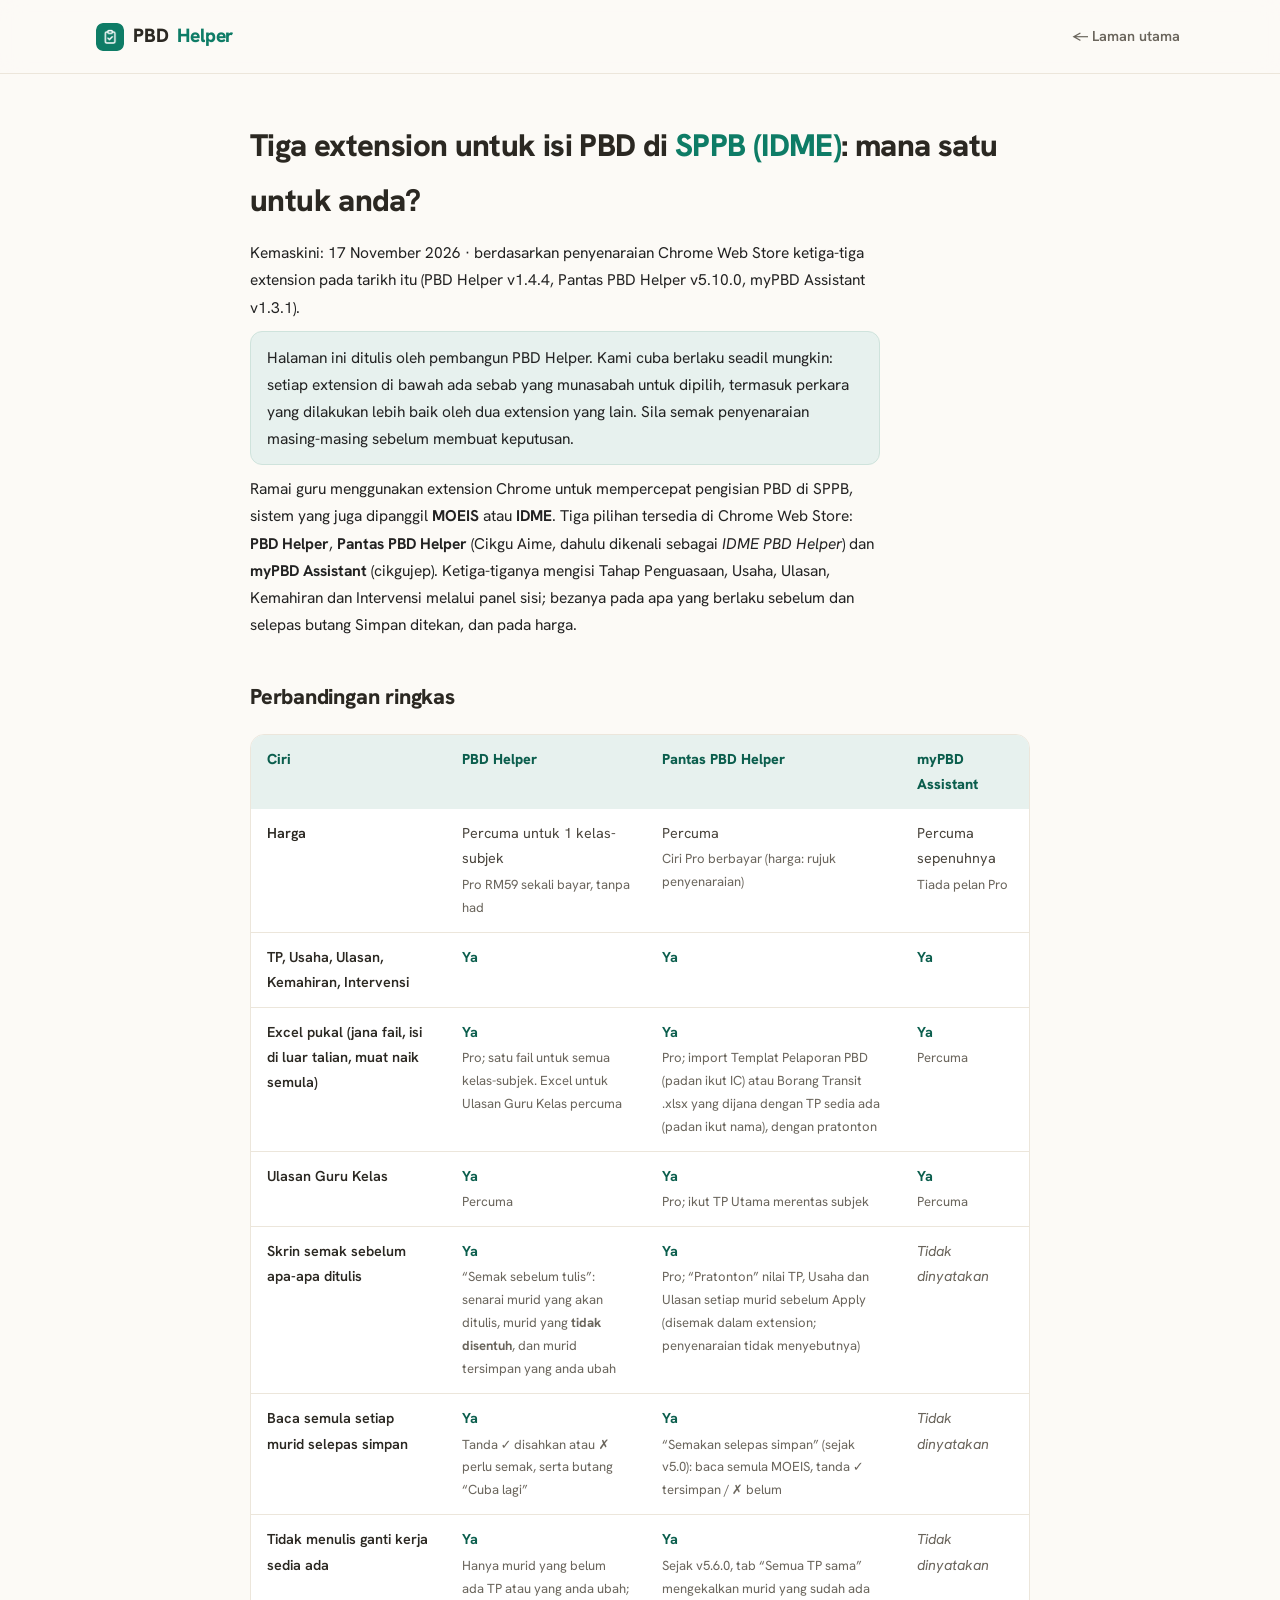
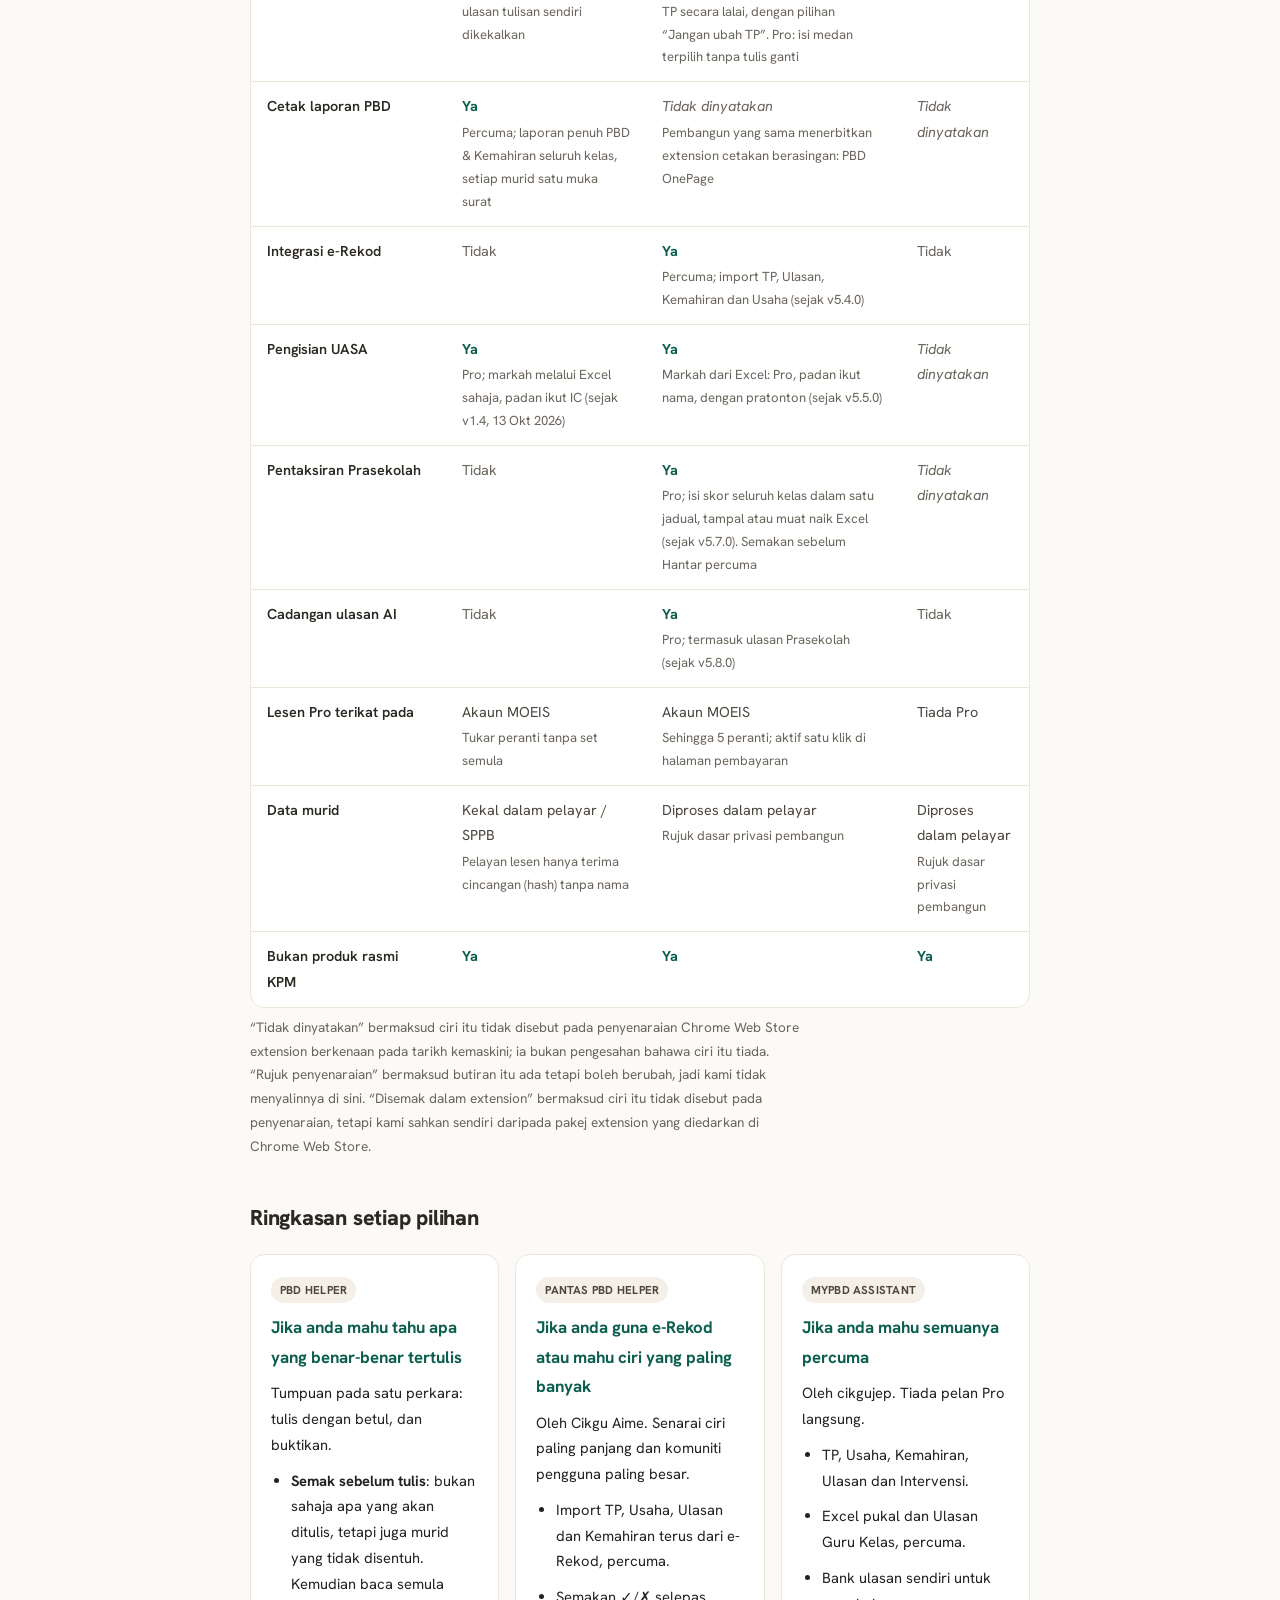
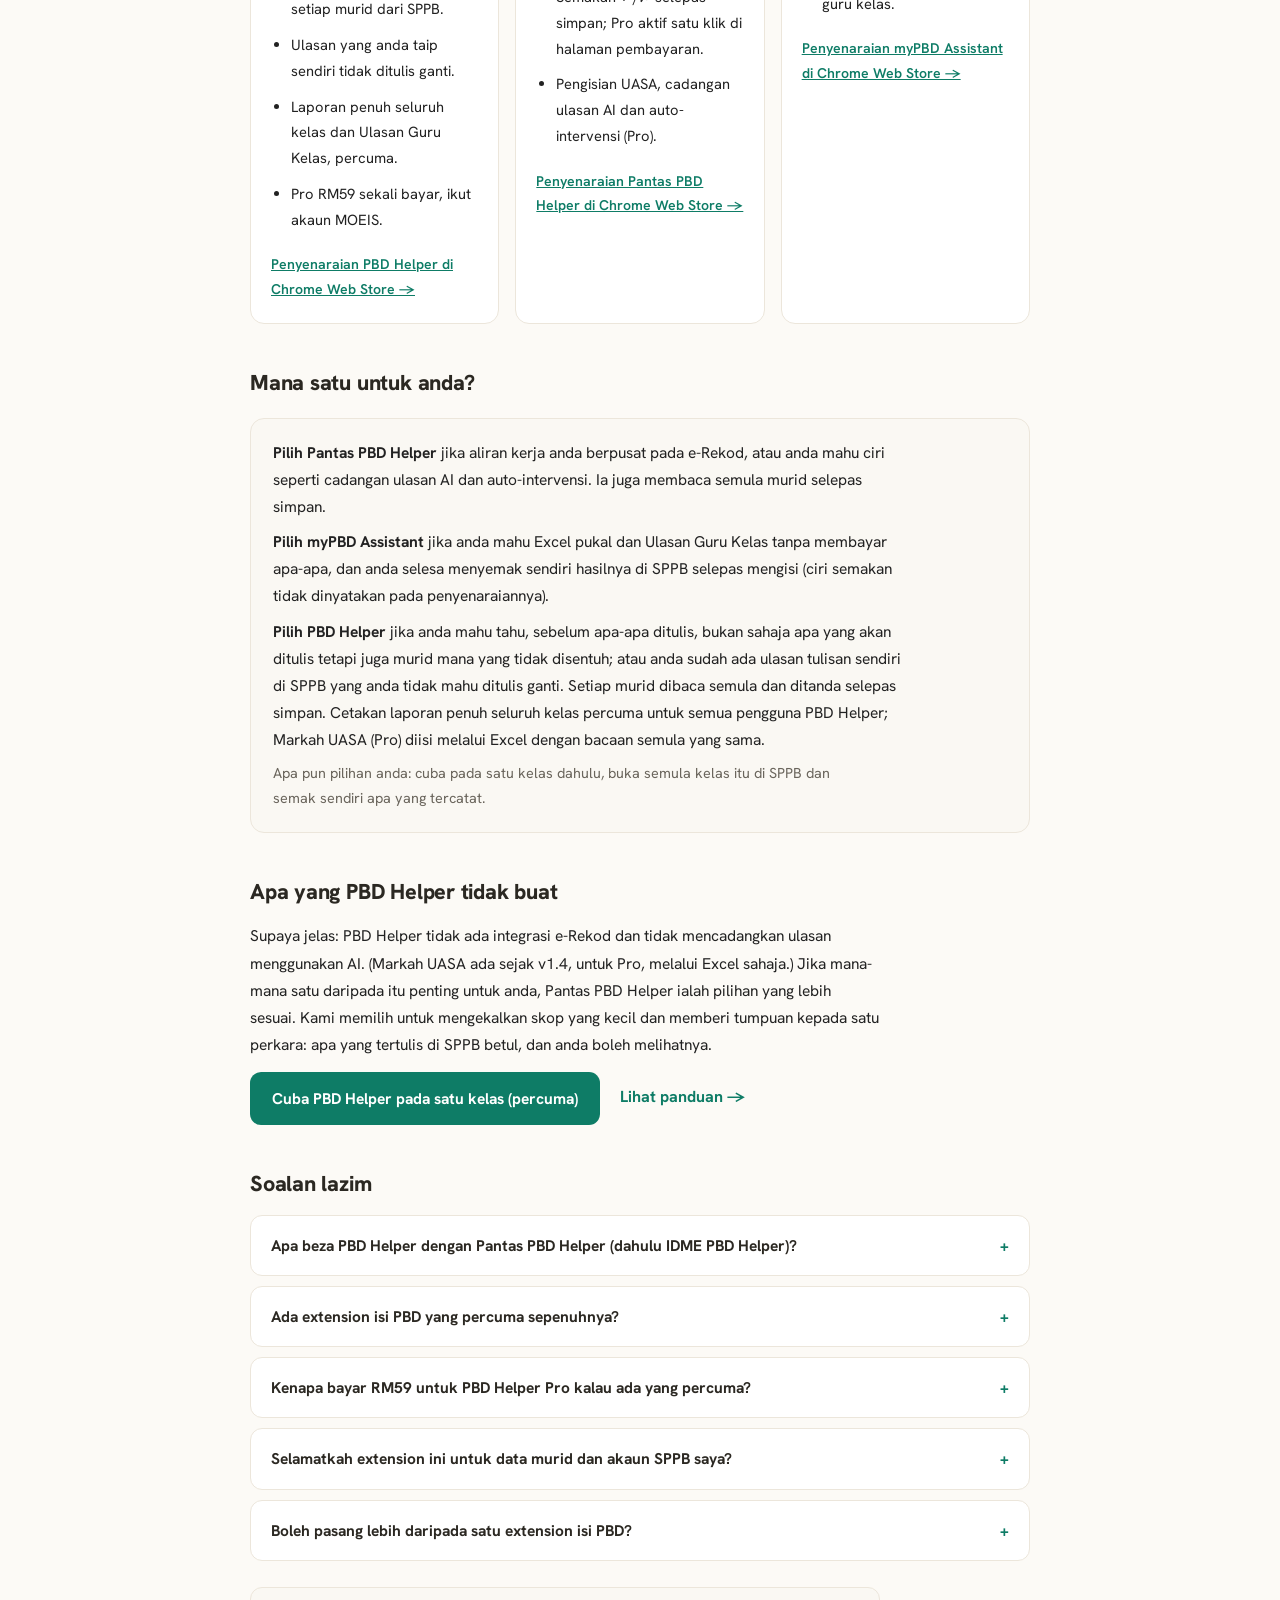
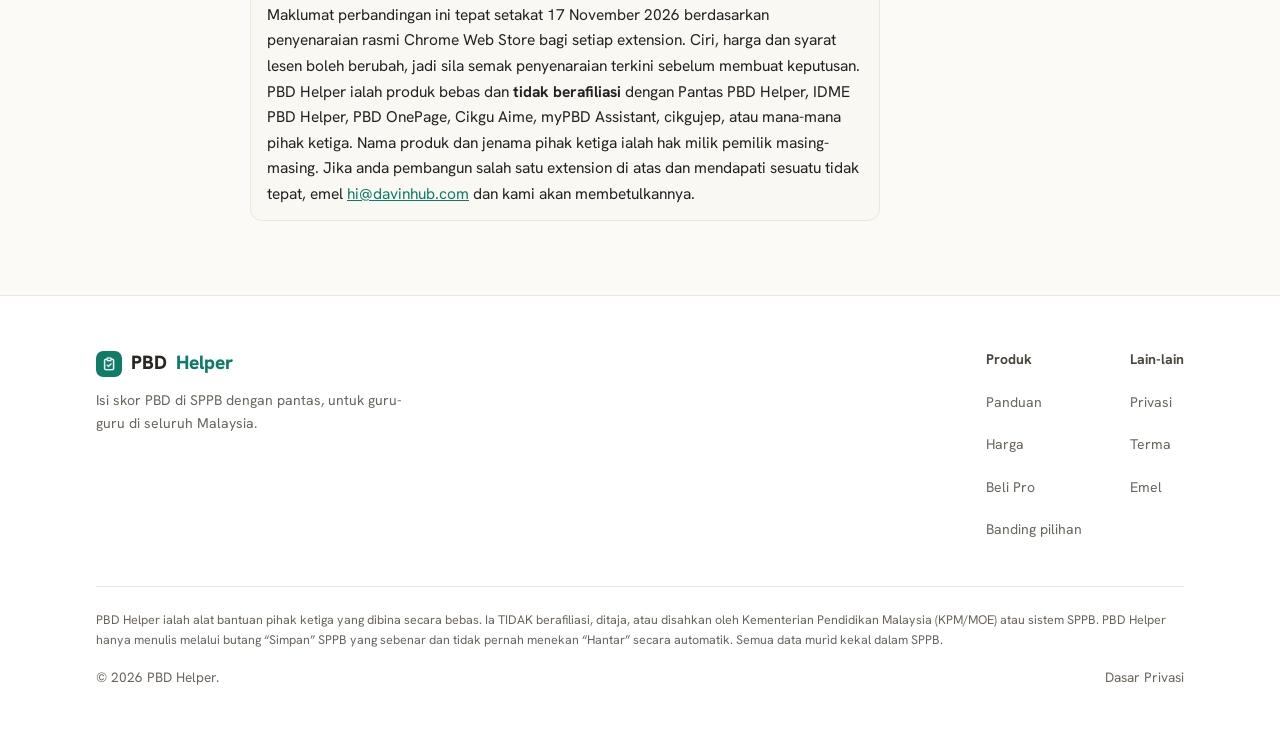
<file: banding.html>
<!DOCTYPE html>
<html lang="ms">
<head>
  <meta charset="UTF-8">
  <meta name="viewport" content="width=device-width, initial-scale=1">
  <link rel="icon" type="image/png" href="favicon.png">
  <link rel="apple-touch-icon" href="icon128.png">
  <title>Banding 3 Extension Isi PBD di SPPB (IDME) 2026</title>
  <meta name="description" content="Banding tiga extension isi PBD di SPPB (IDME/MOEIS): PBD Helper, Pantas PBD Helper dan myPBD Assistant. Ciri, harga, Excel pukal, keselamatan data.">
  <link rel="canonical" href="https://pbd.davinhub.com/banding">
  <meta property="og:title" content="Banding 3 Extension Isi PBD di SPPB (IDME) 2026">
  <meta property="og:description" content="Tiga extension isi PBD di SPPB dibandingkan secara terus terang: ciri, harga, Excel pukal, keselamatan data, dan siapa sesuai guna yang mana.">
  <meta property="og:type" content="article">
  <meta property="og:url" content="https://pbd.davinhub.com/banding">
  <meta property="og:locale" content="ms_MY">
  <meta property="og:site_name" content="PBD Helper">
  <meta property="og:image" content="https://pbd.davinhub.com/og-image-v14.png">
  <meta property="og:image:width" content="1200">
  <meta property="og:image:height" content="630">
  <meta name="twitter:card" content="summary_large_image">
  <meta name="twitter:title" content="Banding 3 Extension Isi PBD di SPPB (IDME) 2026">
  <meta name="twitter:description" content="PBD Helper, Pantas PBD Helper, myPBD Assistant: ciri, harga dan keselamatan data dibandingkan (Nov 2026).">
  <meta name="twitter:image" content="https://pbd.davinhub.com/og-image-v14.png">
  <link rel="preconnect" href="https://fonts.googleapis.com">
  <link rel="preconnect" href="https://fonts.gstatic.com" crossorigin>
  <link href="https://fonts.googleapis.com/css2?family=Hanken+Grotesk:wght@400;500;600;700;800&display=swap" rel="stylesheet">
  <link rel="stylesheet" href="/site.css?v=20260902b">
  <script type="application/ld+json">
{
  "@context": "https://schema.org",
  "@graph": [
    {
      "@type": "BreadcrumbList",
      "itemListElement": [
        {
          "@type": "ListItem",
          "position": 1,
          "name": "Laman utama",
          "item": "https://pbd.davinhub.com/"
        },
        {
          "@type": "ListItem",
          "position": 2,
          "name": "Banding",
          "item": "https://pbd.davinhub.com/banding"
        }
      ]
    },
    {
      "@type": "FAQPage",
      "mainEntity": [
        {
          "@type": "Question",
          "name": "Apa beza PBD Helper dengan Pantas PBD Helper (dahulu IDME PBD Helper)?",
          "acceptedAnswer": {
            "@type": "Answer",
            "text": "Kedua-duanya ialah extension Chrome yang mengisi PBD (Tahap Penguasaan, Usaha, Ulasan, Kemahiran, Intervensi) di SPPB melalui panel sisi, dan kedua-duanya ada Excel pukal serta Ulasan Guru Kelas. Kedua-duanya juga mengisi markah UASA daripada Excel (Pro; PBD Helper sejak v1.4, Pantas PBD Helper sejak v5.5.0). Pantas PBD Helper menawarkan lebih banyak ciri: integrasi e-Rekod, cadangan ulasan AI, dan komuniti pengguna yang jauh lebih besar. Kedua-duanya juga membaca semula murid selepas simpan (Pantas PBD Helper sejak v5.0). PBD Helper memberi tumpuan kepada apa yang berlaku sebelum tulis: skrin Semak sebelum tulis yang menyenaraikan murid yang akan ditulis dan murid yang tidak disentuh (Pantas PBD Helper Pro ada pratonton nilai setiap murid), dan tidak menulis ganti ulasan yang guru taip sendiri. Cetakan laporan penuh seluruh kelas percuma."
          }
        },
        {
          "@type": "Question",
          "name": "Ada extension isi PBD yang percuma sepenuhnya?",
          "acceptedAnswer": {
            "@type": "Answer",
            "text": "Ya. myPBD Assistant percuma sepenuhnya termasuk Excel pukal dan Ulasan Guru Kelas, tanpa pelan Pro. PBD Helper percuma untuk 1 kelas-subjek dengan semua ciri, dan Ulasan Guru Kelas serta Cetakan Laporan percuma tanpa had. Pantas PBD Helper ada pelan percuma dengan ciri Pro berbayar."
          }
        },
        {
          "@type": "Question",
          "name": "Kenapa bayar RM59 untuk PBD Helper Pro kalau ada yang percuma?",
          "acceptedAnswer": {
            "@type": "Answer",
            "text": "Yang anda bayar bukan sekadar Excel pukal. Anda bayar untuk skrin Semak sebelum tulis yang turut menyenaraikan murid yang tidak disentuh, perlindungan ulasan tulisan sendiri, laporan penuh seluruh kelas, dan sokongan terus daripada pembangun. Setiap murid juga dibaca semula selepas simpan. Jika perkara itu tidak penting bagi anda, gunakan pilihan yang percuma. Cuba PBD Helper pada satu kelas dahulu sebelum membuat keputusan."
          }
        },
        {
          "@type": "Question",
          "name": "Selamatkah extension ini untuk data murid dan akaun SPPB saya?",
          "acceptedAnswer": {
            "@type": "Answer",
            "text": "Ketiga-tiga extension berjalan dalam pelayar anda dan memproses data murid secara tempatan; sila baca dasar privasi masing-masing. Bagi PBD Helper: ia hanya menulis melalui butang Simpan SPPB yang sebenar, tidak pernah menekan Hantar secara automatik, data murid kekal dalam SPPB, dan pelayan lesen hanya menerima cincangan (hash) tanpa nama, jadi tiada nama atau No. KP murid dihantar."
          }
        },
        {
          "@type": "Question",
          "name": "Boleh pasang lebih daripada satu extension isi PBD?",
          "acceptedAnswer": {
            "@type": "Answer",
            "text": "Boleh, tetapi jalankan satu sahaja pada satu masa untuk kelas yang sama: ketiga-tiganya menekan butang pada halaman SPPB yang sama, dan dua extension yang mengisi serentak boleh saling mengganggu. Cara paling selamat ialah cuba satu kelas dengan satu extension, semak hasilnya di SPPB, kemudian pilih yang paling sesuai dengan cara anda bekerja."
          }
        }
      ]
    }
  ]
}
  </script>
  <style>

    .page-main { max-width: 820px; margin: 0 auto; padding: 44px 20px 64px; line-height: 1.75; }
    h1 { font-size: 1.95rem; font-weight: 800; letter-spacing: -0.02em; margin-bottom: 12px; color: var(--n-900); }
    h1 span { color: var(--teal); }
    h2 { font-size: 1.35rem; font-weight: 800; margin: 40px 0 12px; color: var(--n-900); letter-spacing: -0.01em; }
    h3 { font-size: 1.05rem; font-weight: 700; margin: 0 0 6px; color: var(--teal-deep); }
    .page-main p, .page-main li { font-size: 0.97rem; color: var(--ink); margin-bottom: 10px; max-width: 70ch; }
    .page-main ul { padding-left: 22px; margin-bottom: 10px; }
    .page-main a { color: var(--teal); }
    .page-main a:hover { text-decoration: underline; }
    .updated { font-size: 0.82rem; color: var(--muted); margin-bottom: 22px; }
    .lede { font-size: 1.02rem; color: var(--n-700); margin-bottom: 8px; }

    /* Comparison table */
    .table-wrap { overflow-x: auto; margin: 18px 0 8px; border: 1px solid var(--line); border-radius: 14px; background: var(--white); -webkit-overflow-scrolling: touch; }
    table.cmp { width: 100%; border-collapse: collapse; min-width: 720px; font-size: 0.9rem; }
    table.cmp th, table.cmp td { text-align: left; padding: 12px 16px; border-bottom: 1px solid var(--line); vertical-align: top; }
    table.cmp thead th { background: var(--teal-tint); color: var(--teal-deep); font-weight: 800; position: sticky; top: 0; }
    table.cmp tbody th { font-weight: 600; color: var(--n-900); width: 25%; }
    table.cmp td { color: var(--n-700); }
    table.cmp td small { display: block; color: var(--muted); font-size: 0.82rem; margin-top: 2px; }
    table.cmp tr:last-child th, table.cmp tr:last-child td { border-bottom: 0; }
    .yes { color: var(--teal-deep); font-weight: 700; }
    .no { color: var(--muted); }
    .na { color: var(--muted); font-style: italic; }

    /* Option cards */
    .cards { display: grid; gap: 16px; margin: 18px 0; }
    @media(min-width:640px) { .cards { grid-template-columns: 1fr 1fr; } }
    @media(min-width:900px) { .cards { grid-template-columns: 1fr 1fr 1fr; } }
    .card { border: 1px solid var(--line); border-radius: 14px; padding: 20px; background: var(--white); }
    .card h3 { margin-bottom: 8px; }
    .card p, .card li { font-size: 0.92rem; }
    .card ul { padding-left: 20px; margin: 8px 0 0; }
    .card .card-link { display: inline-block; margin-top: 10px; font-size: 0.88rem; font-weight: 600; }
    .disclose { font-size: 0.9rem; color: var(--n-700); background: var(--teal-tint); border: 1px solid #cfe3dc; border-radius: 12px; padding: 12px 16px; margin: 0 0 18px; }
    .tag { display: inline-block; font-size: 0.72rem; font-weight: 700; letter-spacing: 0.02em; text-transform: uppercase; padding: 3px 9px; border-radius: 999px; background: var(--n-100); color: var(--n-700); margin-bottom: 10px; }

    /* Guidance box */
    .pick { background: var(--n-50); border: 1px solid var(--line); border-radius: 14px; padding: 20px 22px; margin: 16px 0; }
    .pick p { margin-bottom: 8px; }

    /* CTA */
    .page-main a.cta { display: inline-flex; align-items: center; gap: 8px; background: var(--teal); color: #fff; font-weight: 700; font-size: 0.97rem; text-decoration: none; padding: 13px 22px; border-radius: 11px; min-height: 48px; margin-top: 4px; transition: background 0.15s; }
    .page-main a.cta:hover { background: var(--teal-deep); text-decoration: none; }
    .cta-row { display: flex; flex-wrap: wrap; gap: 12px; align-items: center; margin: 8px 0 4px; }
    .cta-ghost { font-weight: 700; color: var(--teal); text-decoration: none; padding: 13px 8px; min-height: 48px; display: inline-flex; align-items: center; }

    /* FAQ */
    .faq { margin-top: 8px; }
    .faq details { border: 1px solid var(--line); border-radius: 12px; background: var(--white); margin-bottom: 10px; padding: 2px 4px; }
    .faq summary { cursor: pointer; font-weight: 700; color: var(--n-900); padding: 14px 16px; font-size: 0.97rem; list-style: none; }
    .faq summary::-webkit-details-marker { display: none; }
    .faq summary::after { content: "+"; float: right; color: var(--teal); font-weight: 800; }
    .faq details[open] summary::after { content: "\2013"; }
    .faq details p { padding: 0 16px 14px; margin: 0; font-size: 0.94rem; color: var(--n-700); }

    .note { font-size: 0.82rem; color: var(--muted); line-height: 1.65; background: var(--n-50); border: 1px solid var(--line); border-radius: 12px; padding: 14px 16px; margin: 26px 0 8px; }

  </style>
</head>
<body>
  <a class="skip-link" href="#main">Langkau ke kandungan</a>
  <nav aria-label="Navigasi utama">
    <div class="nav-inner">
      <a href="/" class="nav-logo"><img src="icon128.png" alt="" aria-hidden="true" width="28" height="28">PBD <span>Helper</span></a>
      <a href="/" class="nav-back">&larr; Laman utama</a>
    </div>
  </nav>

  <main class="page-main" id="main">
    <h1>Tiga extension untuk isi PBD di <span>SPPB (IDME)</span>: mana satu untuk anda?</h1>
    <p class="updated">Kemaskini: 17 November 2026 &middot; berdasarkan penyenaraian Chrome Web Store ketiga-tiga extension pada tarikh itu (PBD Helper v1.4.4, Pantas PBD Helper v5.10.0, myPBD Assistant v1.3.1).</p>

    <p class="disclose">Halaman ini ditulis oleh pembangun PBD Helper. Kami cuba berlaku seadil mungkin: setiap
    extension di bawah ada sebab yang munasabah untuk dipilih, termasuk perkara yang dilakukan lebih baik oleh dua extension yang lain. Sila semak penyenaraian masing-masing sebelum membuat keputusan.</p>

    <p class="lede">Ramai guru menggunakan extension Chrome untuk mempercepat pengisian PBD di SPPB, sistem yang
    juga dipanggil <strong>MOEIS</strong> atau <strong>IDME</strong>. Tiga pilihan tersedia di Chrome Web Store: <strong>PBD Helper</strong>, <strong>Pantas PBD Helper</strong> (Cikgu Aime,
    dahulu dikenali sebagai <em>IDME PBD Helper</em>) dan <strong>myPBD Assistant</strong> (cikgujep).
    Ketiga-tiganya mengisi Tahap Penguasaan, Usaha, Ulasan, Kemahiran dan Intervensi melalui panel sisi;
    bezanya pada apa yang berlaku sebelum dan selepas butang Simpan ditekan, dan pada harga.</p>

    <h2>Perbandingan ringkas</h2>
    <div class="table-wrap">
      <table class="cmp">
        <thead>
          <tr>
            <th scope="col">Ciri</th>
            <th scope="col">PBD Helper</th>
            <th scope="col">Pantas PBD Helper</th>
            <th scope="col">myPBD Assistant</th>
          </tr>
        </thead>
        <tbody>
          <tr><th scope="row">Harga</th>
            <td>Percuma untuk 1 kelas-subjek<small>Pro RM59 sekali bayar, tanpa had</small></td>
            <td>Percuma<small>Ciri Pro berbayar (harga: rujuk penyenaraian)</small></td>
            <td>Percuma sepenuhnya<small>Tiada pelan Pro</small></td></tr>
          <tr><th scope="row">TP, Usaha, Ulasan, Kemahiran, Intervensi</th><td><span class="yes">Ya</span></td><td><span class="yes">Ya</span></td><td><span class="yes">Ya</span></td></tr>
          <tr><th scope="row">Excel pukal (jana fail, isi di luar talian, muat naik semula)</th>
            <td><span class="yes">Ya</span><small>Pro; satu fail untuk semua kelas-subjek. Excel untuk Ulasan Guru Kelas percuma</small></td>
            <td><span class="yes">Ya</span><small>Pro; import Templat Pelaporan PBD (padan ikut IC) atau Borang Transit .xlsx yang dijana dengan TP sedia ada (padan ikut nama), dengan pratonton</small></td>
            <td><span class="yes">Ya</span><small>Percuma</small></td></tr>
          <tr><th scope="row">Ulasan Guru Kelas</th>
            <td><span class="yes">Ya</span><small>Percuma</small></td>
            <td><span class="yes">Ya</span><small>Pro; ikut TP Utama merentas subjek</small></td>
            <td><span class="yes">Ya</span><small>Percuma</small></td></tr>
          <tr><th scope="row">Skrin semak sebelum apa-apa ditulis</th>
            <td><span class="yes">Ya</span><small>&ldquo;Semak sebelum tulis&rdquo;: senarai murid yang akan ditulis, murid yang <strong>tidak disentuh</strong>, dan murid tersimpan yang anda ubah</small></td>
            <td><span class="yes">Ya</span><small>Pro; &ldquo;Pratonton&rdquo; nilai TP, Usaha dan Ulasan setiap murid sebelum Apply (disemak dalam extension; penyenaraian tidak menyebutnya)</small></td>
            <td><span class="na">Tidak dinyatakan</span></td></tr>
          <tr><th scope="row">Baca semula setiap murid selepas simpan</th>
            <td><span class="yes">Ya</span><small>Tanda &#10003; disahkan atau &#10007; perlu semak, serta butang &ldquo;Cuba lagi&rdquo;</small></td>
            <td><span class="yes">Ya</span><small>&ldquo;Semakan selepas simpan&rdquo; (sejak v5.0): baca semula MOEIS, tanda &#10003; tersimpan / &#10007; belum</small></td>
            <td><span class="na">Tidak dinyatakan</span></td></tr>
          <tr><th scope="row">Tidak menulis ganti kerja sedia ada</th>
            <td><span class="yes">Ya</span><small>Hanya murid yang belum ada TP atau yang anda ubah; ulasan tulisan sendiri dikekalkan</small></td>
            <td><span class="yes">Ya</span><small>Sejak v5.6.0, tab “Semua TP sama” mengekalkan murid yang sudah ada TP secara lalai, dengan pilihan “Jangan ubah TP”. Pro: isi medan terpilih tanpa tulis ganti</small></td>
            <td><span class="na">Tidak dinyatakan</span></td></tr>
          <tr><th scope="row">Cetak laporan PBD</th>
            <td><span class="yes">Ya</span><small>Percuma; laporan penuh PBD &amp; Kemahiran seluruh kelas, setiap murid satu muka surat</small></td>
            <td><span class="na">Tidak dinyatakan</span><small>Pembangun yang sama menerbitkan extension cetakan berasingan: PBD OnePage</small></td>
            <td><span class="na">Tidak dinyatakan</span></td></tr>
          <tr><th scope="row">Integrasi e-Rekod</th><td><span class="no">Tidak</span></td><td><span class="yes">Ya</span><small>Percuma; import TP, Ulasan, Kemahiran dan Usaha (sejak v5.4.0)</small></td><td><span class="no">Tidak</span></td></tr>
          <tr><th scope="row">Pengisian UASA</th><td><span class="yes">Ya</span><small>Pro; markah melalui Excel sahaja, padan ikut IC (sejak v1.4, 13 Okt 2026)</small></td><td><span class="yes">Ya</span><small>Markah dari Excel: Pro, padan ikut nama, dengan pratonton (sejak v5.5.0)</small></td><td><span class="na">Tidak dinyatakan</span></td></tr>
          <tr><th scope="row">Pentaksiran Prasekolah</th><td><span class="no">Tidak</span></td><td><span class="yes">Ya</span><small>Pro; isi skor seluruh kelas dalam satu jadual, tampal atau muat naik Excel (sejak v5.7.0). Semakan sebelum Hantar percuma</small></td><td><span class="na">Tidak dinyatakan</span></td></tr>
          <tr><th scope="row">Cadangan ulasan AI</th><td><span class="no">Tidak</span></td><td><span class="yes">Ya</span><small>Pro; termasuk ulasan Prasekolah (sejak v5.8.0)</small></td><td><span class="no">Tidak</span></td></tr>
          <tr><th scope="row">Lesen Pro terikat pada</th><td>Akaun MOEIS<small>Tukar peranti tanpa set semula</small></td><td>Akaun MOEIS<small>Sehingga 5 peranti; aktif satu klik di halaman pembayaran</small></td><td>Tiada Pro</td></tr>
          <tr><th scope="row">Data murid</th>
            <td>Kekal dalam pelayar / SPPB<small>Pelayan lesen hanya terima cincangan (hash) tanpa nama</small></td>
            <td>Diproses dalam pelayar<small>Rujuk dasar privasi pembangun</small></td>
            <td>Diproses dalam pelayar<small>Rujuk dasar privasi pembangun</small></td></tr>
          <tr><th scope="row">Bukan produk rasmi KPM</th><td><span class="yes">Ya</span></td><td><span class="yes">Ya</span></td><td><span class="yes">Ya</span></td></tr>
        </tbody>
      </table>
    </div>
    <p style="font-size:0.85rem;color:var(--muted)">&ldquo;Tidak dinyatakan&rdquo; bermaksud ciri itu tidak
    disebut pada penyenaraian Chrome Web Store extension berkenaan pada tarikh kemaskini; ia bukan pengesahan
    bahawa ciri itu tiada. &ldquo;Rujuk penyenaraian&rdquo; bermaksud butiran itu ada tetapi boleh berubah,
    jadi kami tidak menyalinnya di sini. &ldquo;Disemak dalam extension&rdquo; bermaksud ciri itu tidak disebut pada penyenaraian,
    tetapi kami sahkan sendiri daripada pakej extension yang diedarkan di Chrome Web Store.</p>

    <h2>Ringkasan setiap pilihan</h2>
    <div class="cards">
      <div class="card">
        <span class="tag">PBD Helper</span>
        <h3>Jika anda mahu tahu apa yang benar-benar tertulis</h3>
        <p>Tumpuan pada satu perkara: tulis dengan betul, dan buktikan.</p>
        <ul>
          <li><strong>Semak sebelum tulis</strong>: bukan sahaja apa yang akan ditulis, tetapi juga murid yang tidak disentuh. Kemudian baca semula setiap murid dari SPPB.</li>
          <li>Ulasan yang anda taip sendiri tidak ditulis ganti.</li>
          <li>Laporan penuh seluruh kelas dan Ulasan Guru Kelas, percuma.</li>
          <li>Pro RM59 sekali bayar, ikut akaun MOEIS.</li>
        </ul>
        <a class="card-link" href="https://chromewebstore.google.com/detail/pbd-helper/hpjmhpolokbbhnjbnkddbjnomahanpoc" target="_blank" rel="noopener">Penyenaraian PBD Helper di Chrome Web Store &rarr;</a>
      </div>
      <div class="card">
        <span class="tag">Pantas PBD Helper</span>
        <h3>Jika anda guna e-Rekod atau mahu ciri yang paling banyak</h3>
        <p>Oleh Cikgu Aime. Senarai ciri paling panjang dan komuniti pengguna paling besar.</p>
        <ul>
          <li>Import TP, Usaha, Ulasan dan Kemahiran terus dari e-Rekod, percuma.</li>
          <li>Semakan &#10003;/&#10007; selepas simpan; Pro aktif satu klik di halaman pembayaran.</li>
          <li>Pengisian UASA, cadangan ulasan AI dan auto-intervensi (Pro).</li>
        </ul>
        <a class="card-link" href="https://chromewebstore.google.com/detail/pantas-pbd-helper/ljbhcdaienegobdeoamibnnfihlnipkc" target="_blank" rel="noopener">Penyenaraian Pantas PBD Helper di Chrome Web Store &rarr;</a>
      </div>
      <div class="card">
        <span class="tag">myPBD Assistant</span>
        <h3>Jika anda mahu semuanya percuma</h3>
        <p>Oleh cikgujep. Tiada pelan Pro langsung.</p>
        <ul>
          <li>TP, Usaha, Kemahiran, Ulasan dan Intervensi.</li>
          <li>Excel pukal dan Ulasan Guru Kelas, percuma.</li>
          <li>Bank ulasan sendiri untuk guru kelas.</li>
        </ul>
        <a class="card-link" href="https://chromewebstore.google.com/detail/mypbd-assistant/dljmpdelpfnmbfpefbljmdlapohihkep" target="_blank" rel="noopener">Penyenaraian myPBD Assistant di Chrome Web Store &rarr;</a>
      </div>
    </div>

    <h2>Mana satu untuk anda?</h2>
    <div class="pick">
      <p><strong>Pilih Pantas PBD Helper</strong> jika aliran kerja anda berpusat pada e-Rekod, atau anda mahu
      ciri seperti cadangan ulasan AI dan auto-intervensi. Ia juga membaca semula murid selepas simpan.</p>
      <p><strong>Pilih myPBD Assistant</strong> jika anda mahu Excel pukal dan Ulasan Guru Kelas tanpa membayar
      apa-apa, dan anda selesa menyemak sendiri hasilnya di SPPB selepas mengisi (ciri semakan tidak dinyatakan pada penyenaraiannya).</p>
      <p><strong>Pilih PBD Helper</strong> jika anda mahu tahu, sebelum apa-apa ditulis, bukan sahaja apa yang akan
      ditulis tetapi juga murid mana yang tidak disentuh; atau anda sudah ada ulasan tulisan sendiri di SPPB yang anda tidak mahu ditulis ganti. Setiap murid dibaca semula dan ditanda selepas simpan. Cetakan laporan penuh seluruh kelas percuma untuk semua pengguna PBD Helper; Markah UASA (Pro) diisi melalui Excel dengan bacaan semula yang sama.</p>
      <p style="margin-bottom:0;font-size:0.9rem;color:var(--muted)">Apa pun pilihan anda: cuba pada satu
      kelas dahulu, buka semula kelas itu di SPPB dan semak sendiri apa yang tercatat.</p>
    </div>

    <h2>Apa yang PBD Helper tidak buat</h2>
    <p>Supaya jelas: PBD Helper tidak ada integrasi e-Rekod dan tidak mencadangkan ulasan menggunakan AI.
    (Markah UASA ada sejak v1.4, untuk Pro, melalui Excel sahaja.) Jika mana-mana satu daripada itu penting untuk anda, Pantas PBD Helper ialah
    pilihan yang lebih sesuai. Kami memilih untuk mengekalkan skop yang kecil dan memberi tumpuan kepada satu perkara: apa yang tertulis di SPPB betul, dan anda boleh melihatnya.</p>

    <div class="cta-row">
      <a class="cta" href="https://chromewebstore.google.com/detail/pbd-helper/hpjmhpolokbbhnjbnkddbjnomahanpoc" target="_blank" rel="noopener">Cuba PBD Helper pada satu kelas (percuma)</a>
      <a class="cta-ghost" href="/panduan">Lihat panduan &rarr;</a>
    </div>

    <h2>Soalan lazim</h2>
    <div class="faq">
      <details>
        <summary>Apa beza PBD Helper dengan Pantas PBD Helper (dahulu IDME PBD Helper)?</summary>
        <p>Kedua-duanya ialah extension Chrome yang mengisi PBD (Tahap Penguasaan, Usaha, Ulasan, Kemahiran, Intervensi) di SPPB melalui panel sisi, dan kedua-duanya ada Excel pukal serta Ulasan Guru Kelas. Kedua-duanya juga mengisi markah UASA daripada Excel (Pro; PBD Helper sejak v1.4, Pantas PBD Helper sejak v5.5.0). Pantas PBD Helper menawarkan lebih banyak ciri: integrasi e-Rekod, cadangan ulasan AI, dan komuniti pengguna yang jauh lebih besar. Kedua-duanya juga membaca semula murid selepas simpan (Pantas PBD Helper sejak v5.0). PBD Helper memberi tumpuan kepada apa yang berlaku sebelum tulis: skrin Semak sebelum tulis yang menyenaraikan murid yang akan ditulis dan murid yang tidak disentuh (Pantas PBD Helper Pro ada pratonton nilai setiap murid), dan tidak menulis ganti ulasan yang guru taip sendiri. Cetakan laporan penuh seluruh kelas percuma.</p>
      </details>
      <details>
        <summary>Ada extension isi PBD yang percuma sepenuhnya?</summary>
        <p>Ya. myPBD Assistant percuma sepenuhnya termasuk Excel pukal dan Ulasan Guru Kelas, tanpa pelan Pro. PBD Helper percuma untuk 1 kelas-subjek dengan semua ciri, dan Ulasan Guru Kelas serta Cetakan Laporan percuma tanpa had. Pantas PBD Helper ada pelan percuma dengan ciri Pro berbayar.</p>
      </details>
      <details>
        <summary>Kenapa bayar RM59 untuk PBD Helper Pro kalau ada yang percuma?</summary>
        <p>Yang anda bayar bukan sekadar Excel pukal. Anda bayar untuk skrin Semak sebelum tulis yang turut menyenaraikan murid yang tidak disentuh, perlindungan ulasan tulisan sendiri, laporan penuh seluruh kelas, dan sokongan terus daripada pembangun. Setiap murid juga dibaca semula selepas simpan. Jika perkara itu tidak penting bagi anda, gunakan pilihan yang percuma. Cuba PBD Helper pada satu kelas dahulu sebelum membuat keputusan.</p>
      </details>
      <details>
        <summary>Selamatkah extension ini untuk data murid dan akaun SPPB saya?</summary>
        <p>Ketiga-tiga extension berjalan dalam pelayar anda dan memproses data murid secara tempatan; sila baca dasar privasi masing-masing (<a href="/privacy">dasar privasi PBD Helper</a>). Bagi PBD Helper: ia hanya menulis melalui butang Simpan SPPB yang sebenar, tidak pernah menekan Hantar secara automatik, data murid kekal dalam SPPB, dan pelayan lesen hanya menerima cincangan (hash) tanpa nama, jadi tiada nama atau No. KP murid dihantar.</p>
      </details>
      <details>
        <summary>Boleh pasang lebih daripada satu extension isi PBD?</summary>
        <p>Boleh, tetapi jalankan satu sahaja pada satu masa untuk kelas yang sama: ketiga-tiganya menekan butang pada halaman SPPB yang sama, dan dua extension yang mengisi serentak boleh saling mengganggu. Cara paling selamat ialah cuba satu kelas dengan satu extension, semak hasilnya di SPPB, kemudian pilih yang paling sesuai dengan cara anda bekerja.</p>
      </details>
    </div>

    <p class="note">Maklumat perbandingan ini tepat setakat 17 November 2026 berdasarkan penyenaraian rasmi Chrome
    Web Store bagi setiap extension. Ciri, harga dan syarat lesen boleh berubah, jadi sila semak penyenaraian
    terkini sebelum membuat keputusan. PBD Helper ialah produk bebas dan <strong>tidak berafiliasi</strong>
    dengan Pantas PBD Helper, IDME PBD Helper, PBD OnePage, Cikgu Aime, myPBD Assistant, cikgujep, atau mana-mana pihak
    ketiga. Nama produk dan jenama pihak ketiga ialah hak milik pemilik masing-masing. Jika anda pembangun
    salah satu extension di atas dan mendapati sesuatu tidak tepat, emel <a href="mailto:hi@davinhub.com">hi@davinhub.com</a>
    dan kami akan membetulkannya.</p>
  </main>

  <footer>
    <div class="container">
      <div class="footer-inner">
        <div class="footer-brand">
          <div class="logo"><img src="icon128.png" alt="" aria-hidden="true" width="26" height="26">PBD <span>Helper</span></div>
          <p>Isi skor PBD di SPPB dengan pantas, untuk guru-guru di seluruh Malaysia.</p>
        </div>
        <div class="footer-links">
          <div class="footer-col">
            <h3>Produk</h3>
            <a href="/panduan">Panduan</a>
            <a href="/#harga">Harga</a>
            <a href="/beli">Beli Pro</a>
            <a href="/banding">Banding pilihan</a>
          </div>
          <div class="footer-col">
            <h3>Lain-lain</h3>
            <a href="/privacy">Privasi</a>
            <a href="/terma">Terma</a>
            <a href="mailto:hi@davinhub.com">Emel</a>
          </div>
        </div>
      </div>
      <p class="footer-disclaimer">
        PBD Helper ialah alat bantuan pihak ketiga yang dibina secara bebas. Ia TIDAK berafiliasi, ditaja, atau disahkan oleh Kementerian Pendidikan Malaysia (KPM/MOE) atau sistem SPPB. PBD Helper hanya menulis melalui butang &ldquo;Simpan&rdquo; SPPB yang sebenar dan tidak pernah menekan &ldquo;Hantar&rdquo; secara automatik. Semua data murid kekal dalam SPPB.
      </p>
      <div class="footer-bottom">
        <p>&copy; 2026 PBD Helper.</p>
        <a href="/privacy">Dasar Privasi</a>
      </div>
    </div>
  </footer>
  <script>
    /* Fire-and-forget pageview beacon -> davinhub /api/stats/hit.
       "/pbd" path prefix = site discriminator (page_events has no host column).
       Never blocks the page; skipped on local preview. */
    (() => {
      try {
        if (/^(localhost|127\.)/.test(location.hostname)) return;
        const payload = JSON.stringify({
          path: '/pbd' + location.pathname,
          ref: document.referrer || undefined,
        });
        const url = 'https://davinhub-api.davin-making.workers.dev/api/stats/hit';
        if (navigator.sendBeacon) navigator.sendBeacon(url, payload);
        else fetch(url, { method: 'POST', body: payload, keepalive: true });
      } catch (_) { /* ignore */ }
    })();
  </script>
</body>
</html>
</file>
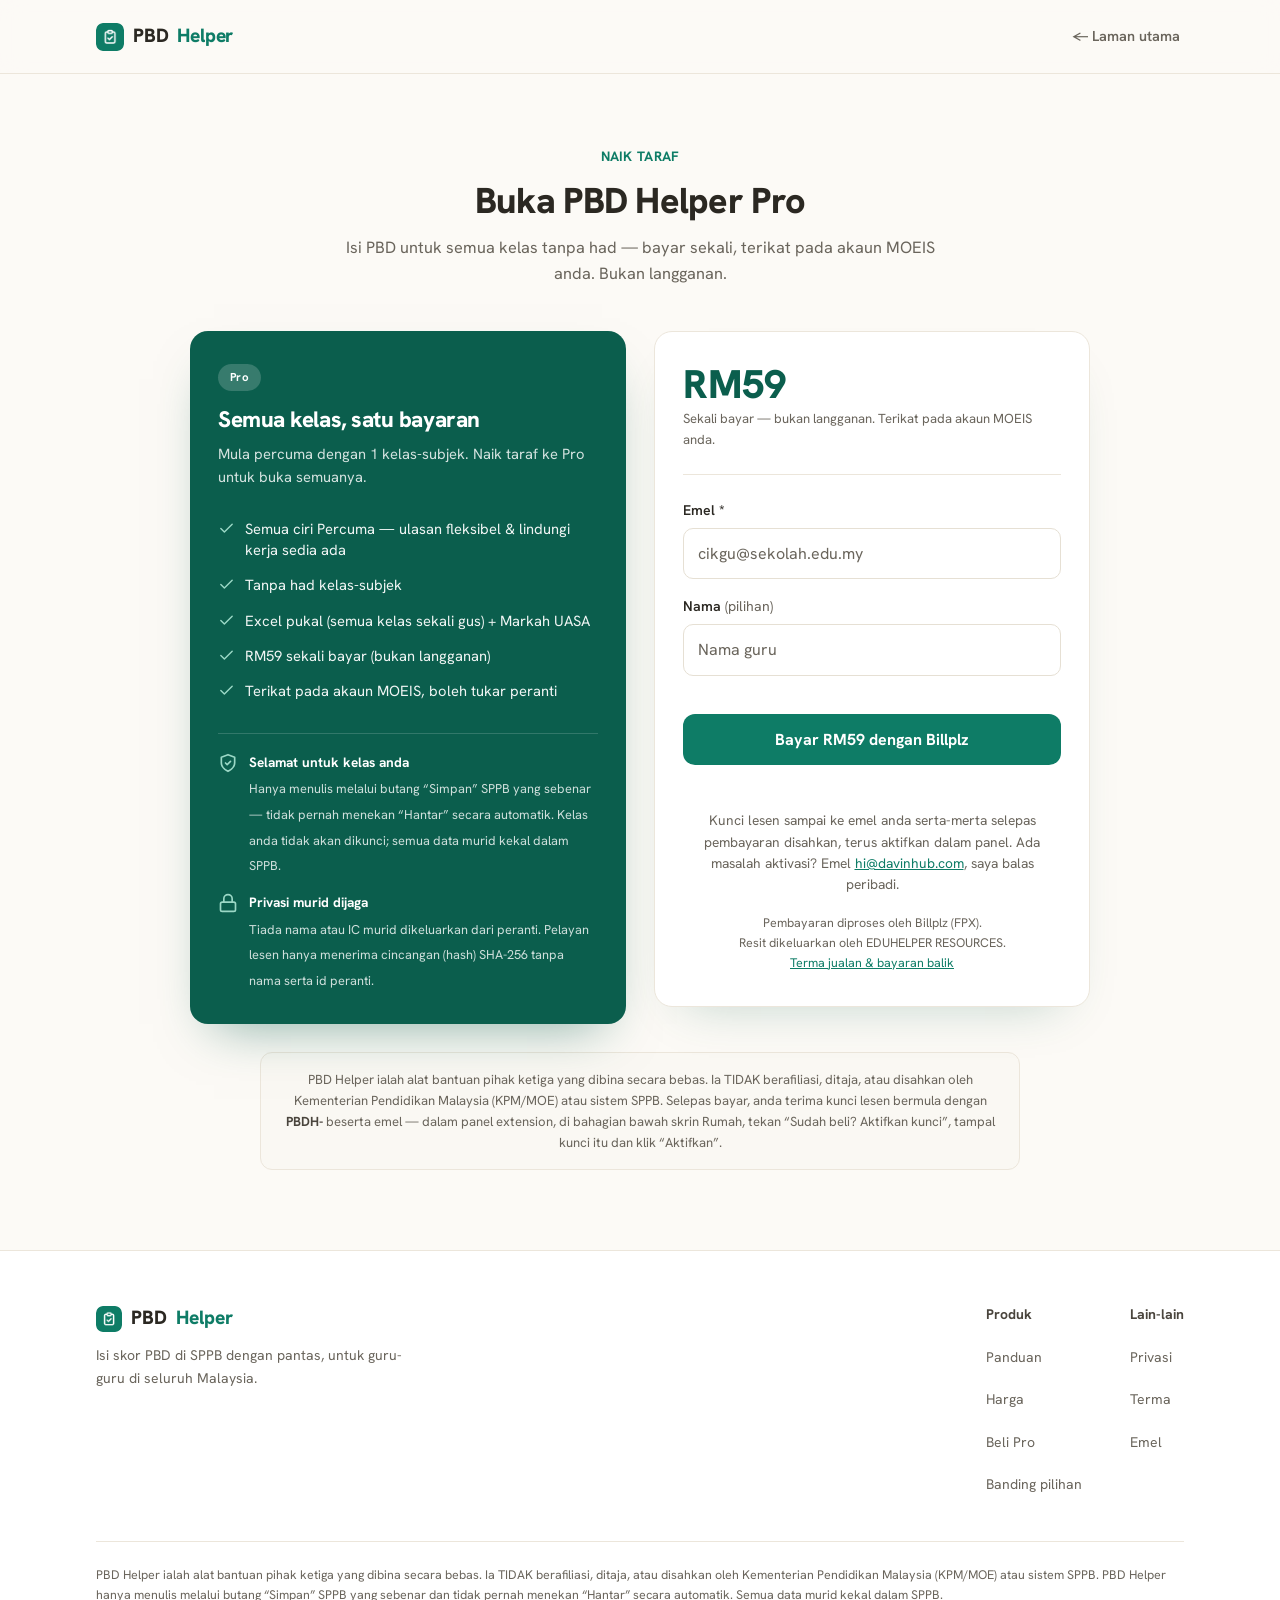
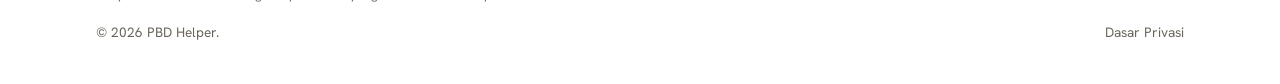
<file: beli.html>
<!DOCTYPE html>
<html lang="ms">
<head>
  <meta charset="UTF-8">
  <meta name="viewport" content="width=device-width, initial-scale=1">
  <link rel="icon" type="image/png" href="favicon.png">
  <link rel="apple-touch-icon" href="icon128.png">
  <title>Beli PBD Helper Pro — RM59 sekali bayar</title>
  <meta name="description" content="Dapatkan PBD Helper Pro — isi PBD untuk semua kelas tanpa had. RM59 sekali bayar, bukan langganan.">
  <link rel="canonical" href="https://pbd.davinhub.com/beli">
  <meta property="og:title" content="Beli PBD Helper Pro — RM59 sekali bayar">
  <meta property="og:description" content="Dapatkan PBD Helper Pro — isi PBD untuk semua kelas tanpa had. RM59 sekali bayar, bukan langganan.">
  <meta property="og:type" content="website">
  <meta property="og:url" content="https://pbd.davinhub.com/beli">
  <meta property="og:locale" content="ms_MY">
  <meta property="og:site_name" content="PBD Helper">
  <meta property="og:image" content="https://pbd.davinhub.com/og-image-v14.png">
  <meta property="og:image:width" content="1200">
  <meta property="og:image:height" content="630">
  <meta name="twitter:card" content="summary_large_image">
  <meta name="twitter:title" content="Beli PBD Helper Pro — RM59 sekali bayar">
  <meta name="twitter:description" content="Dapatkan PBD Helper Pro — isi PBD untuk semua kelas tanpa had. RM59 sekali bayar, bukan langganan.">
  <meta name="twitter:image" content="https://pbd.davinhub.com/og-image-v14.png">
  <link rel="preconnect" href="https://fonts.googleapis.com">
  <link rel="preconnect" href="https://fonts.gstatic.com" crossorigin>
  <link href="https://fonts.googleapis.com/css2?family=Hanken+Grotesk:wght@400;500;600;700;800&display=swap" rel="stylesheet">
  <link rel="stylesheet" href="/site.css?v=20260902b">
  <script type="application/ld+json">
  {
    "@context": "https://schema.org",
    "@graph": [
      {
        "@type": "BreadcrumbList",
        "itemListElement": [
          { "@type": "ListItem", "position": 1, "name": "Laman utama", "item": "https://pbd.davinhub.com/" },
          { "@type": "ListItem", "position": 2, "name": "Beli Pro", "item": "https://pbd.davinhub.com/beli" }
        ]
      },
      {
        "@type": "SoftwareApplication",
        "name": "PBD Helper Pro",
        "applicationCategory": "BrowserApplication",
        "operatingSystem": "Chrome",
        "url": "https://pbd.davinhub.com/beli",
        "offers": {
          "@type": "Offer",
          "price": "59",
          "priceCurrency": "MYR",
          "availability": "https://schema.org/InStock",
          "url": "https://pbd.davinhub.com/beli"
        }
      }
    ]
  }
  </script>
  <style>
    a { color: var(--teal); }

    /* Section header trio */
    .sh-label { font-size: 0.85rem; font-weight: 700; color: var(--teal); margin-bottom: 12px; letter-spacing: 0.02em; text-transform: uppercase; }
    
    /* Page */
    .page { padding: 48px 0 64px; }
    @media(min-width:768px) { .page { padding: 72px 0 80px; } }
    .buy-head { text-align: center; margin-bottom: 44px; }


    /* Buy grid: benefits panel + form card */
    .buy-grid { display: grid; grid-template-columns: 1fr; gap: 24px; max-width: 900px; margin: 0 auto; align-items: start; }
    @media(min-width:860px) { .buy-grid { grid-template-columns: 1fr 1fr; gap: 28px; } }
    @media(max-width:859px) { .buy-grid .buy-card { order: -1; } }  /* mobile: pay form leads, benefits panel below */

    /* Benefits panel (teal-deep, matches index teaser/plan.popular) */
    .buy-panel { background: var(--teal-deep); color: var(--white); border-radius: 18px; padding: 32px 28px; box-shadow: 0 24px 50px -24px rgba(11,94,77,0.5); }
    .buy-panel .pop-badge { display: inline-block; font-size: 0.72rem; font-weight: 700; background: rgba(255,255,255,0.18); color: var(--white); padding: 4px 12px; border-radius: 99px; margin-bottom: 16px; letter-spacing: 0.03em; }
    .buy-panel h2 { font-size: 1.4rem; font-weight: 800; letter-spacing: -0.02em; line-height: 1.2; margin-bottom: 8px; }
    .buy-panel .panel-sub { color: rgba(255,255,255,0.82); font-size: 0.92rem; margin-bottom: 22px; }
    .panel-list { list-style: none; margin-bottom: 24px; }
    .panel-list li { display: flex; align-items: flex-start; gap: 10px; font-size: 0.92rem; padding: 7px 0; line-height: 1.45; color: rgba(255,255,255,0.94); }
    .panel-list li svg { width: 17px; height: 17px; flex-shrink: 0; margin-top: 2px; color: #9bd8c6; }
    .panel-trust { border-top: 1px solid rgba(255,255,255,0.16); padding-top: 18px; display: grid; gap: 14px; }
    .panel-trust-item { display: flex; align-items: flex-start; gap: 11px; }
    .panel-trust-item svg { width: 20px; height: 20px; flex-shrink: 0; margin-top: 1px; color: #9bd8c6; }
    .panel-trust-item strong { display: block; font-size: 0.85rem; font-weight: 700; color: var(--white); margin-bottom: 2px; }
    .panel-trust-item small { font-size: 0.8rem; color: rgba(255,255,255,0.8); line-height: 1.5; }

    /* Form card (white) */
    .buy-card { background: var(--white); border: 1px solid var(--line); border-radius: 18px; padding: 32px 28px; box-shadow: 0 24px 50px -30px rgba(11,94,77,0.28); }
    .buy-card .price-row { display: flex; align-items: baseline; gap: 10px; margin-bottom: 4px; }
    .buy-card .price { font-size: 2.5rem; font-weight: 800; color: var(--teal-deep); line-height: 1; }
    .buy-card .price-note { font-size: 0.82rem; color: var(--muted); margin-bottom: 24px; }
    .buy-card hr { border: none; border-top: 1px solid var(--line); margin-bottom: 24px; }

    .field { margin-bottom: 16px; }
    label { display: block; font-size: 0.88rem; font-weight: 600; color: var(--n-900); margin-bottom: 6px; }
    label .opt { font-weight: 400; color: var(--muted); }
    input[type="email"], input[type="text"] {
      width: 100%; padding: 12px 14px; border: 1px solid var(--n-200); border-radius: 10px;
      font: inherit; font-size: 1rem; color: var(--ink); background: var(--white);
      outline: none; transition: border-color 0.15s, box-shadow 0.15s;
    }
    input::placeholder { color: var(--muted); }
    input:focus { border-color: var(--teal); box-shadow: 0 0 0 3px rgba(14,124,102,0.12); }

    /* Pay button (matches index .btn-teal) */
    .btn-pay {
      display: inline-flex; align-items: center; justify-content: center; gap: 8px;
      width: 100%; padding: 15px; min-height: 44px; margin-top: 22px;
      background: var(--teal); color: var(--white); font-weight: 700;
      border-radius: 12px; border: none; cursor: pointer; font-size: 1rem; font-family: inherit;
      transition: background 0.15s;
    }
    .btn-pay:hover:not(:disabled) { background: var(--teal-deep); }
    .btn-pay:disabled { opacity: 0.6; cursor: not-allowed; }

    #err { margin-top: 12px; font-size: 0.88rem; color: var(--bad); min-height: 1.4em; }

    .trust { margin-top: 18px; font-size: 0.78rem; color: var(--muted); text-align: center; line-height: 1.6; }

    @media (max-width: 520px) {
      .buy-card, .buy-panel { padding: 28px 22px; }
      .buy-card .price { font-size: 2.1rem; }
    }
    .uh-note { margin: 0 0 14px; padding: 10px 12px; font-size: 0.85rem; line-height: 1.5; color: var(--n-700); background: var(--n-50); border: 1px solid var(--line); border-radius: 10px; }
    .uh-note[hidden] { display: none; }
  </style>
</head>
<body>
  <a class="skip-link" href="#main">Langkau ke kandungan</a>
  <!-- SVG symbol sprite -->
  <svg style="display:none" aria-hidden="true">
    <symbol id="icon-check" viewBox="0 0 24 24" fill="none" stroke="currentColor" stroke-width="2" stroke-linecap="round" stroke-linejoin="round"><path d="M20 6L9 17l-5-5"/></symbol>
    <symbol id="icon-shield" viewBox="0 0 24 24" fill="none" stroke="currentColor" stroke-width="2" stroke-linecap="round" stroke-linejoin="round"><path d="M12 22s8-4 8-10V5l-8-3-8 3v7c0 6 8 10 8 10z"/><path d="M9 12l2 2 4-4"/></symbol>
    <symbol id="icon-lock" viewBox="0 0 24 24" fill="none" stroke="currentColor" stroke-width="2" stroke-linecap="round" stroke-linejoin="round"><rect x="3" y="11" width="18" height="11" rx="2"/><path d="M7 11V7a5 5 0 0 1 10 0v4"/></symbol>
  </svg>

  <!-- Nav -->
  <nav aria-label="Navigasi utama">
    <div class="nav-inner">
      <a href="/" class="nav-logo"><img src="icon128.png" alt="" aria-hidden="true" width="28" height="28">PBD <span>Helper</span></a>
      <a class="nav-back" href="/">&larr; Laman utama</a>
    </div>
  </nav>

  <main class="page" id="main">
    <div class="container">
      <div class="buy-head">
        <p class="sh-label">Naik taraf</p>
        <h1 class="sh-title">Buka PBD Helper Pro</h1>
        <p class="sh-sub">Isi PBD untuk semua kelas tanpa had — bayar sekali, terikat pada akaun MOEIS anda. Bukan langganan.</p>
      </div>


      <div class="buy-grid">
        <!-- Benefits panel -->
        <div class="buy-panel">
          <span class="pop-badge">Pro</span>
          <h2>Semua kelas, satu bayaran</h2>
          <p class="panel-sub">Mula percuma dengan 1 kelas-subjek. Naik taraf ke Pro untuk buka semuanya.</p>
          <ul class="panel-list">
            <li><svg aria-hidden="true" focusable="false"><use href="#icon-check"/></svg> Semua ciri Percuma &mdash; ulasan fleksibel &amp; lindungi kerja sedia ada</li>
            <li><svg aria-hidden="true" focusable="false"><use href="#icon-check"/></svg> Tanpa had kelas-subjek</li>
            <li><svg aria-hidden="true" focusable="false"><use href="#icon-check"/></svg> Excel pukal (semua kelas sekali gus) + Markah UASA</li>
            <li><svg aria-hidden="true" focusable="false"><use href="#icon-check"/></svg> RM59 sekali bayar (bukan langganan)</li>
            <li><svg aria-hidden="true" focusable="false"><use href="#icon-check"/></svg> Terikat pada akaun MOEIS, boleh tukar peranti</li>
          </ul>
          <div class="panel-trust">
            <div class="panel-trust-item">
              <svg aria-hidden="true" focusable="false"><use href="#icon-shield"/></svg>
              <div>
                <strong>Selamat untuk kelas anda</strong>
                <small>Hanya menulis melalui butang &ldquo;Simpan&rdquo; SPPB yang sebenar — tidak pernah menekan &ldquo;Hantar&rdquo; secara automatik. Kelas anda tidak akan dikunci; semua data murid kekal dalam SPPB.</small>
              </div>
            </div>
            <div class="panel-trust-item">
              <svg aria-hidden="true" focusable="false"><use href="#icon-lock"/></svg>
              <div>
                <strong>Privasi murid dijaga</strong>
                <small>Tiada nama atau IC murid dikeluarkan dari peranti. Pelayan lesen hanya menerima cincangan (hash) SHA-256 tanpa nama serta id peranti.</small>
              </div>
            </div>
          </div>
        </div>

        <!-- Form card -->
        <div class="buy-card">
          <div class="price-row">
            <span class="price">RM59</span>
          </div>
          <p class="price-note">Sekali bayar &mdash; bukan langganan. Terikat pada akaun MOEIS anda.</p>

          <hr>

          <p class="uh-note" id="uhNote" hidden>Pro akan diaktifkan terus pada akaun MOEIS yang sedang log masuk dalam panel anda selepas bayar. Bukan akaun anda sendiri (PC kongsi)? Buka pbd.davinhub.com/beli tanpa pautan ini.</p>
          <form id="buyForm">
            <div class="field">
              <label for="email">Emel <span aria-hidden="true">*</span></label>
              <input type="email" id="email" name="email" placeholder="cikgu@sekolah.edu.my" required autocomplete="email">
            </div>
            <div class="field">
              <label for="name">Nama <span class="opt">(pilihan)</span></label>
              <input type="text" id="name" name="name" placeholder="Nama guru" autocomplete="name">
            </div>

            <button class="btn-pay" id="payBtn" type="submit">Bayar RM59 dengan Billplz</button>
            <p id="err" role="alert" aria-live="polite"></p>
          </form>

          <p style="font-size:0.86rem;color:var(--muted);text-align:center;margin-top:14px;line-height:1.55">Kunci lesen sampai ke emel anda serta-merta selepas pembayaran disahkan, terus aktifkan dalam panel. Ada masalah aktivasi? Emel <a href="mailto:hi@davinhub.com">hi@davinhub.com</a>, saya balas peribadi.</p>
          <p class="trust">Pembayaran diproses oleh Billplz (FPX).<br>Resit dikeluarkan oleh EDUHELPER RESOURCES.<br><a href="/terma">Terma jualan &amp; bayaran balik</a></p>
        </div>
      </div>

      <p class="disclaimer">
        PBD Helper ialah alat bantuan pihak ketiga yang dibina secara bebas. Ia TIDAK berafiliasi, ditaja, atau disahkan oleh Kementerian Pendidikan Malaysia (KPM/MOE) atau sistem SPPB. Selepas bayar, anda terima kunci lesen bermula dengan <strong>PBDH-</strong> beserta emel &mdash; dalam panel extension, di bahagian bawah skrin Rumah, tekan &ldquo;Sudah beli? Aktifkan kunci&rdquo;, tampal kunci itu dan klik &ldquo;Aktifkan&rdquo;.
      </p>
    </div>
  </main>

  <!-- Footer (matches index.html) -->
  <footer>
    <div class="container">
      <div class="footer-inner">
        <div class="footer-brand">
          <div class="logo"><img src="icon128.png" alt="" aria-hidden="true" width="26" height="26">PBD <span>Helper</span></div>
          <p>Isi skor PBD di SPPB dengan pantas, untuk guru-guru di seluruh Malaysia.</p>
        </div>
        <div class="footer-links">
          <div class="footer-col">
            <h3>Produk</h3>
            <a href="/panduan">Panduan</a>
            <a href="/#harga">Harga</a>
            <a href="/beli">Beli Pro</a>
            <a href="/banding">Banding pilihan</a>
          </div>
          <div class="footer-col">
            <h3>Lain-lain</h3>
            <a href="/privacy">Privasi</a>
            <a href="/terma">Terma</a>
            <a href="mailto:hi@davinhub.com">Emel</a>
          </div>
        </div>
      </div>
      <p class="footer-disclaimer">
        PBD Helper ialah alat bantuan pihak ketiga yang dibina secara bebas. Ia TIDAK berafiliasi, ditaja, atau disahkan oleh Kementerian Pendidikan Malaysia (KPM/MOE) atau sistem SPPB. PBD Helper hanya menulis melalui butang &ldquo;Simpan&rdquo; SPPB yang sebenar dan tidak pernah menekan &ldquo;Hantar&rdquo; secara automatik. Semua data murid kekal dalam SPPB.
      </p>
      <div class="footer-bottom">
        <p>&copy; 2026 PBD Helper.</p>
        <a href="/privacy">Dasar Privasi</a>
      </div>
    </div>
  </footer>

  <script>
    const API = 'https://davinhub-api.davin-making.workers.dev';
    const SLUG = 'pbd-helper';
    const form = document.getElementById('buyForm');
    const btn = document.getElementById('payBtn');
    const err = document.getElementById('err');
    const payLabel = 'Bayar RM59 dengan Billplz';
    // Buy-unlock: the panel's buy link carries the teacher's pseudonymous MOEIS hash
    // (?uh=). Forwarded only when it is exactly a sha256 hex; the key is then issued
    // already bound to that account (no key paste). Never echoed into the page.
    const UH = (new URLSearchParams(location.search).get('uh') || '').toLowerCase();
    const uhOk = /^[0-9a-f]{64}$/.test(UH);
    if (uhOk) document.getElementById('uhNote').hidden = false;
    // Keep the hash in memory only: a copied/shared address bar must not carry it to a
    // colleague, whose payment would then bind the licence to the sharer's account.
    if (location.search) { try { history.replaceState(null, '', location.pathname); } catch (_) {} }

    form.addEventListener('submit', async (e) => {
      e.preventDefault();
      err.textContent = '';
      btn.disabled = true; btn.textContent = 'Memproses…';
      try {
        const body = {
          slug: SLUG,
          email: document.getElementById('email').value.trim(),
          name: document.getElementById('name').value.trim(),
          ...(uhOk ? { user_hash: UH } : {}),
        };
        const r = await fetch(API + '/api/license-purchase', {
          method: 'POST',
          headers: { 'content-type': 'application/json' },
          body: JSON.stringify(body),
        });
        const j = await r.json();
        if (j.ok && j.data && j.data.payUrl) { window.location.href = j.data.payUrl; return; }
        // Whitelist: only messages the server supplied (BM strings) are shown
        // verbatim — a network TypeError ('Failed to fetch') must not surface.
        const serverError = new Error((j && j.error) || 'Ralat');
        serverError.fromServer = !!(j && j.error);
        throw serverError;
      } catch (ex) {
        err.textContent = (ex && ex.fromServer && ex.message)
          ? ex.message
          : 'Tidak dapat memulakan pembayaran. Cuba lagi atau emel hi@davinhub.com.';
        btn.disabled = false; btn.textContent = payLabel;
      }
    });
  </script>
  <script>
    /* Fire-and-forget pageview beacon -> davinhub /api/stats/hit.
       "/pbd" path prefix = site discriminator (page_events has no host column).
       Never blocks the page; skipped on local preview. */
    (() => {
      try {
        if (/^(localhost|127\.)/.test(location.hostname)) return;
        const payload = JSON.stringify({
          path: '/pbd' + location.pathname,
          ref: document.referrer || undefined,
        });
        const url = 'https://davinhub-api.davin-making.workers.dev/api/stats/hit';
        if (navigator.sendBeacon) navigator.sendBeacon(url, payload);
        else fetch(url, { method: 'POST', body: payload, keepalive: true });
      } catch (_) { /* ignore */ }
    })();
  </script>
</body>
</html>
</file>
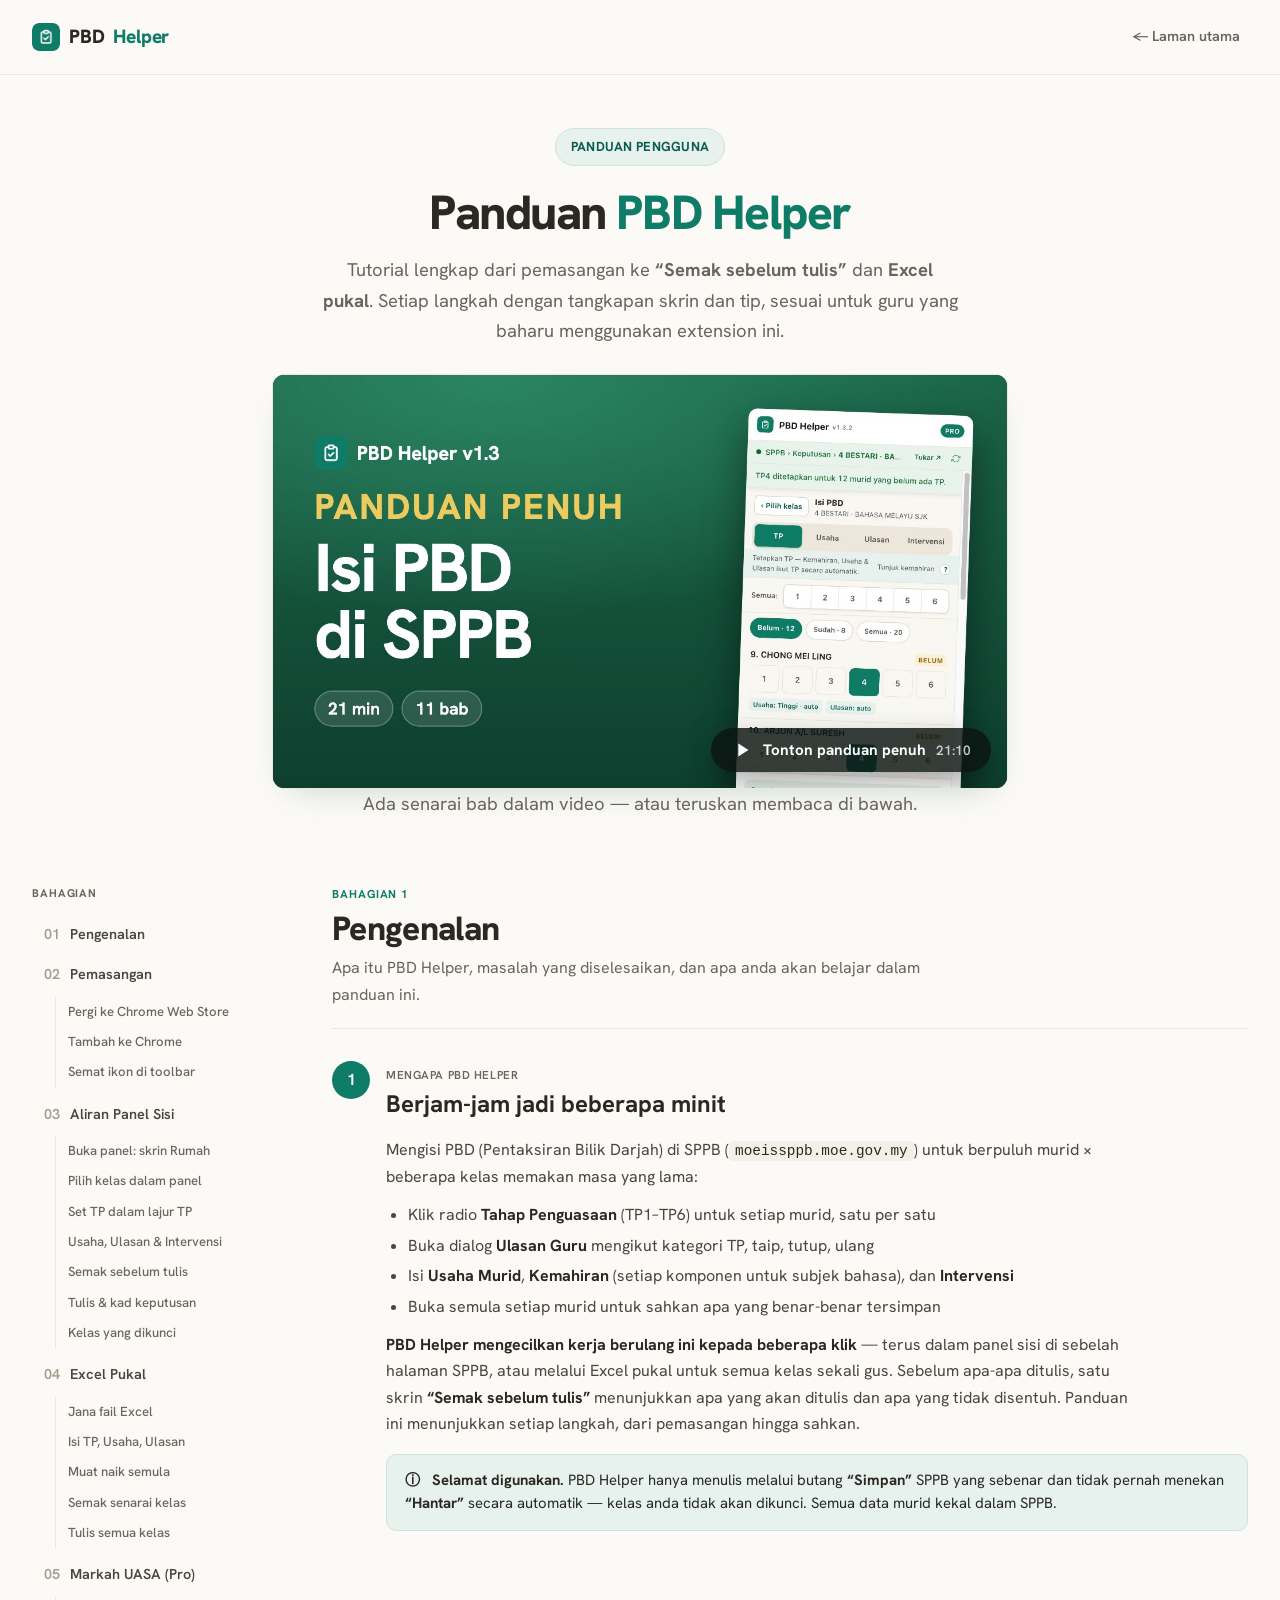
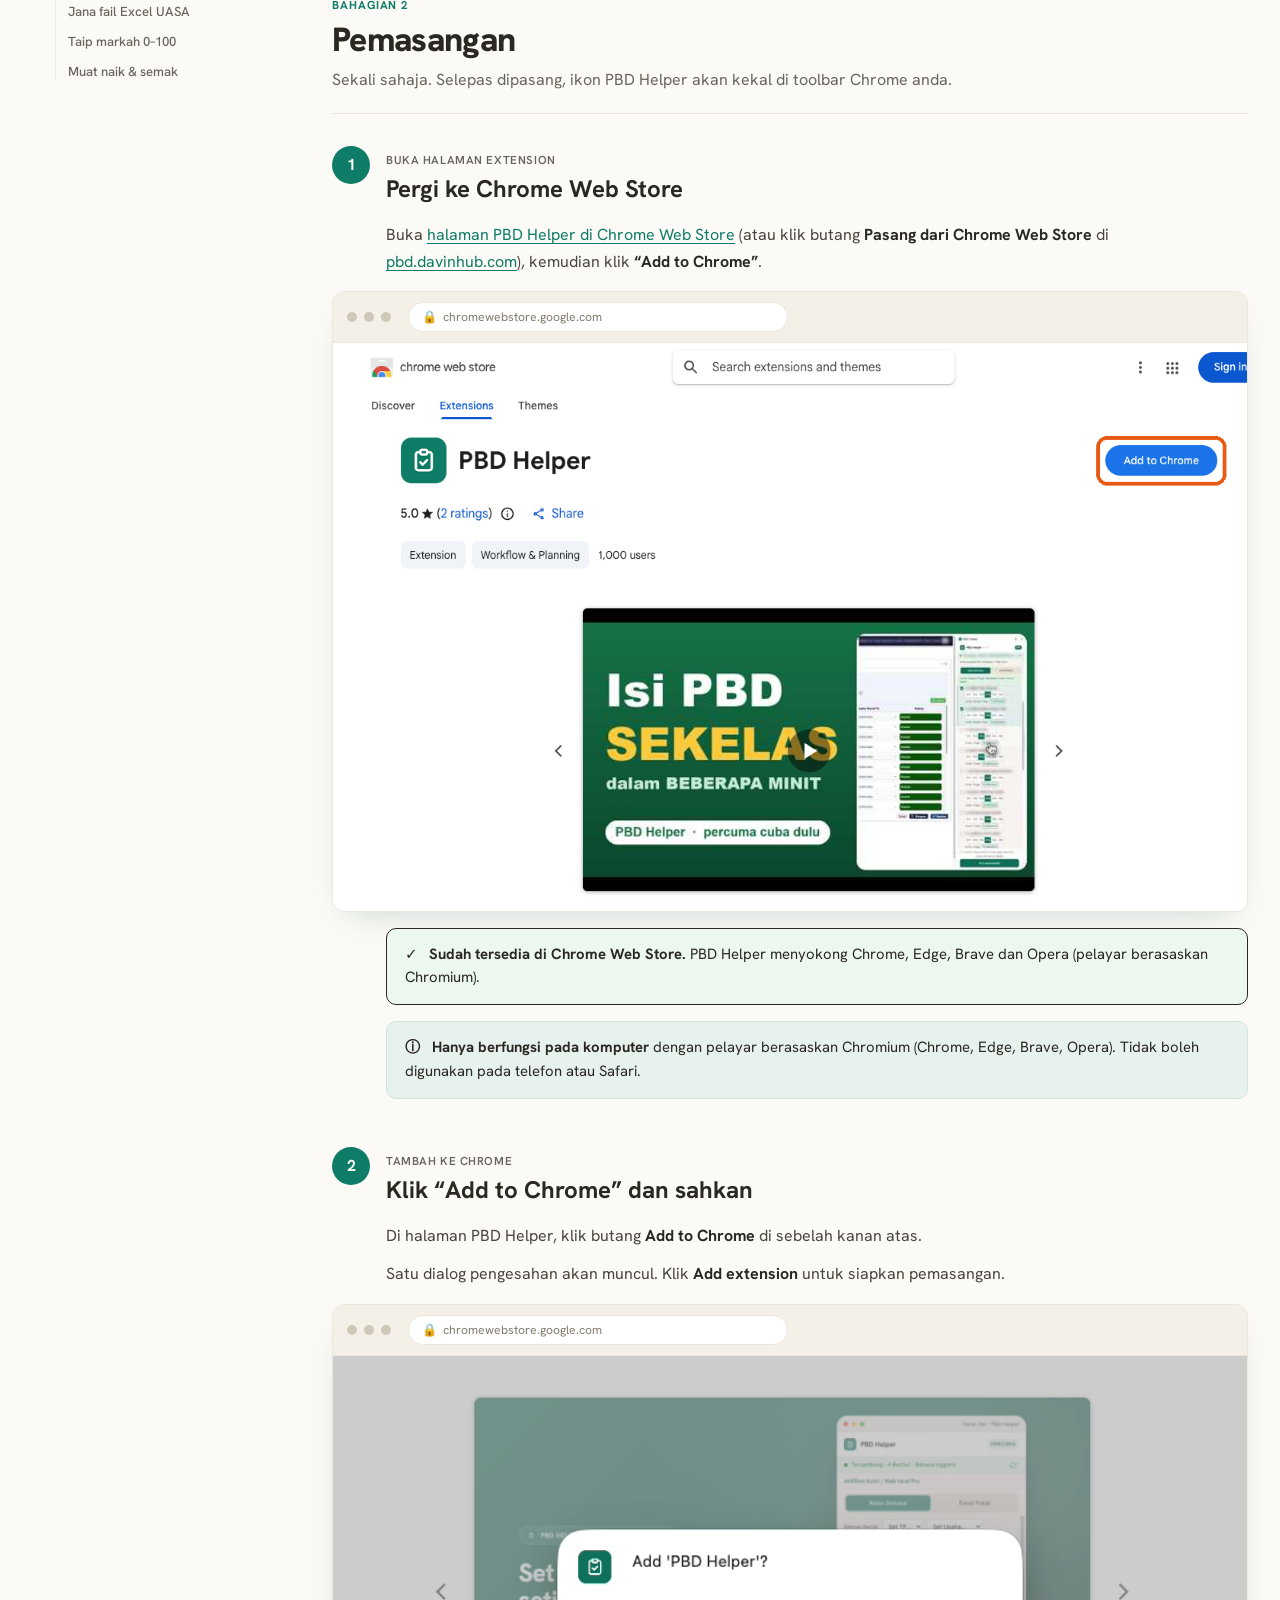
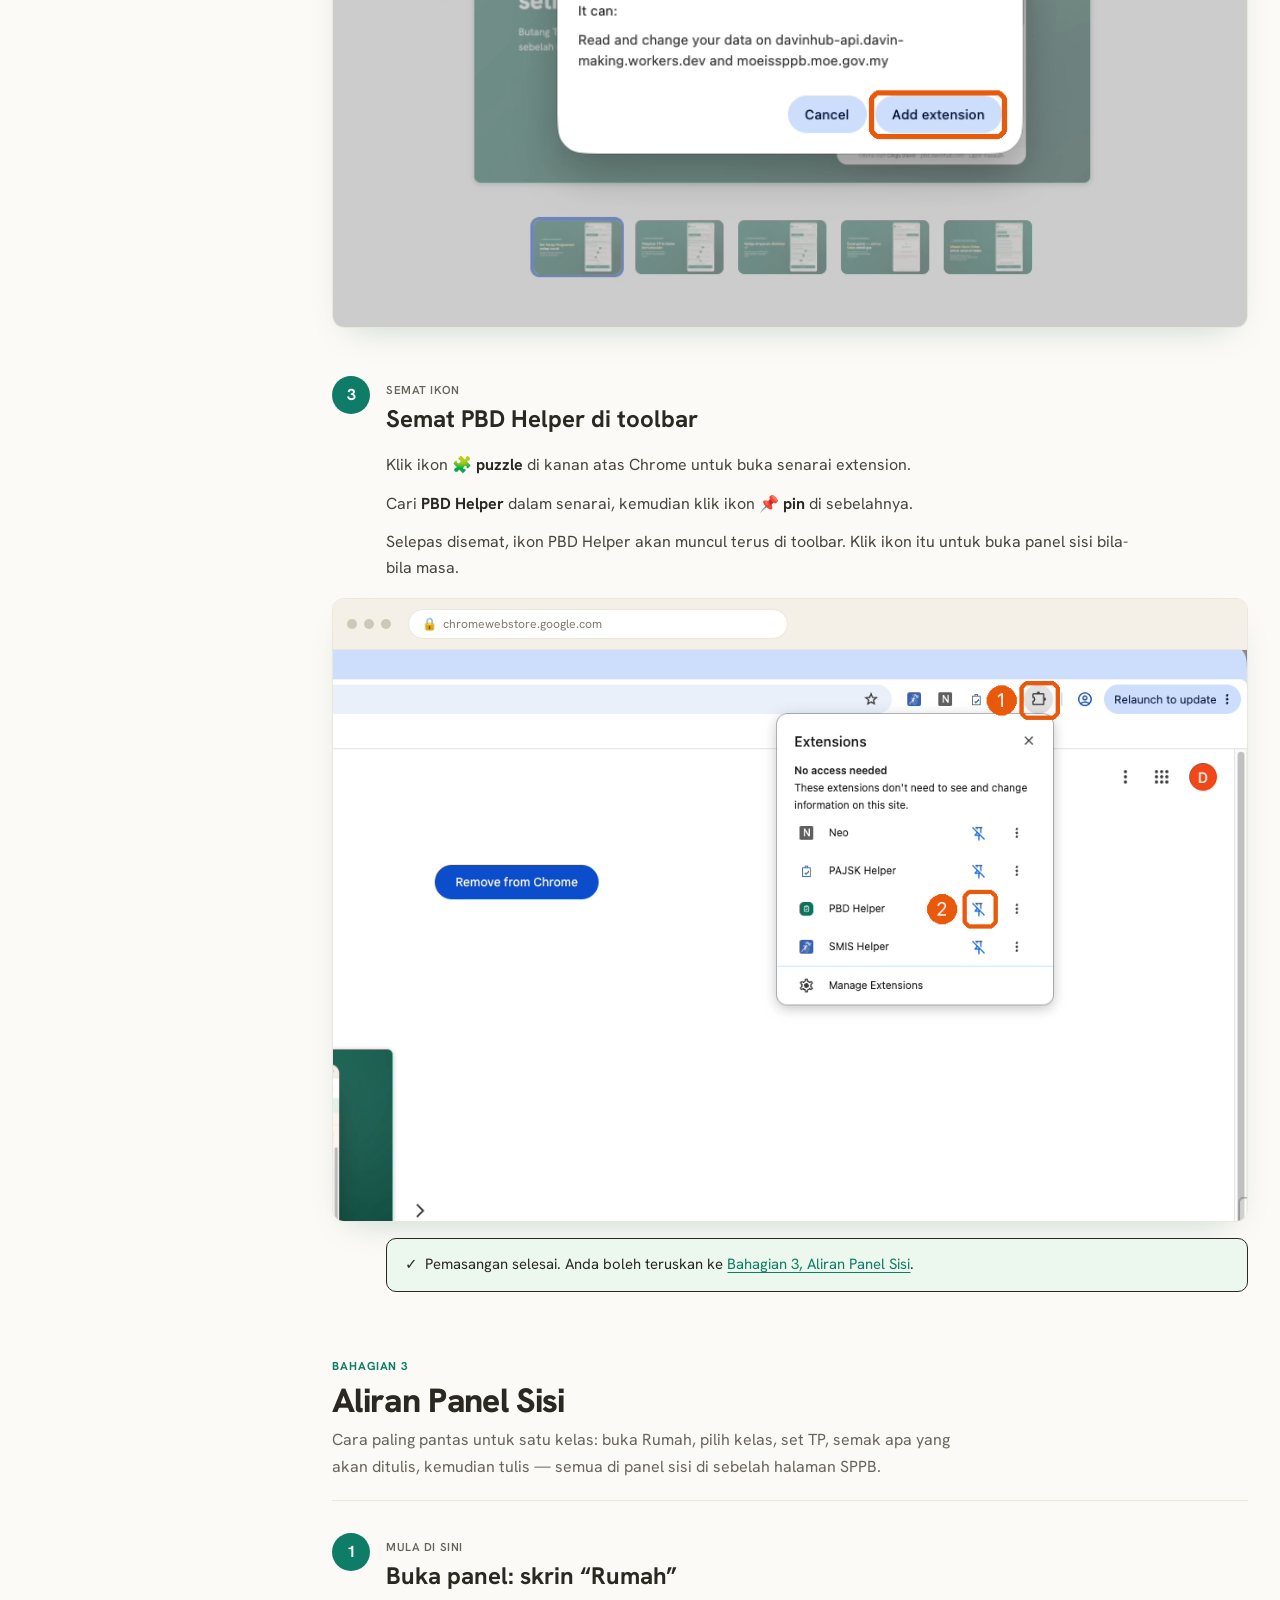
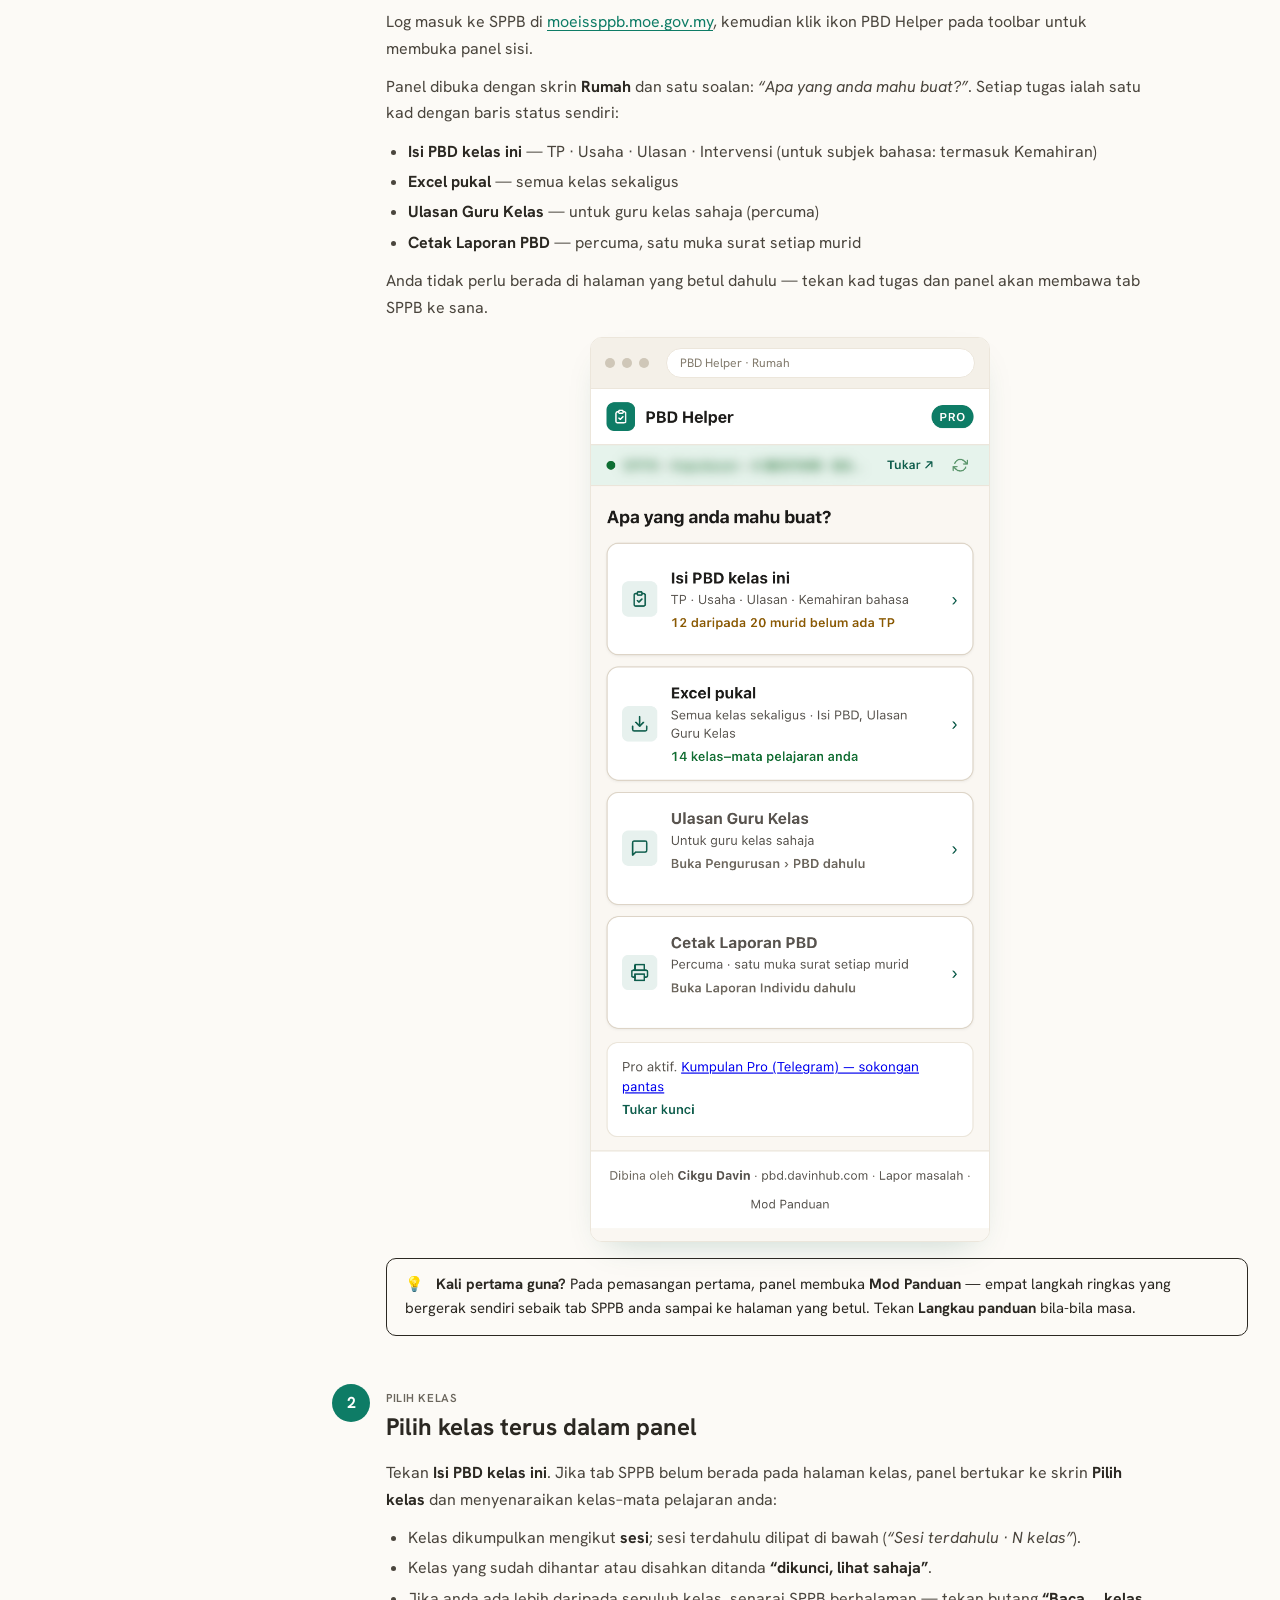
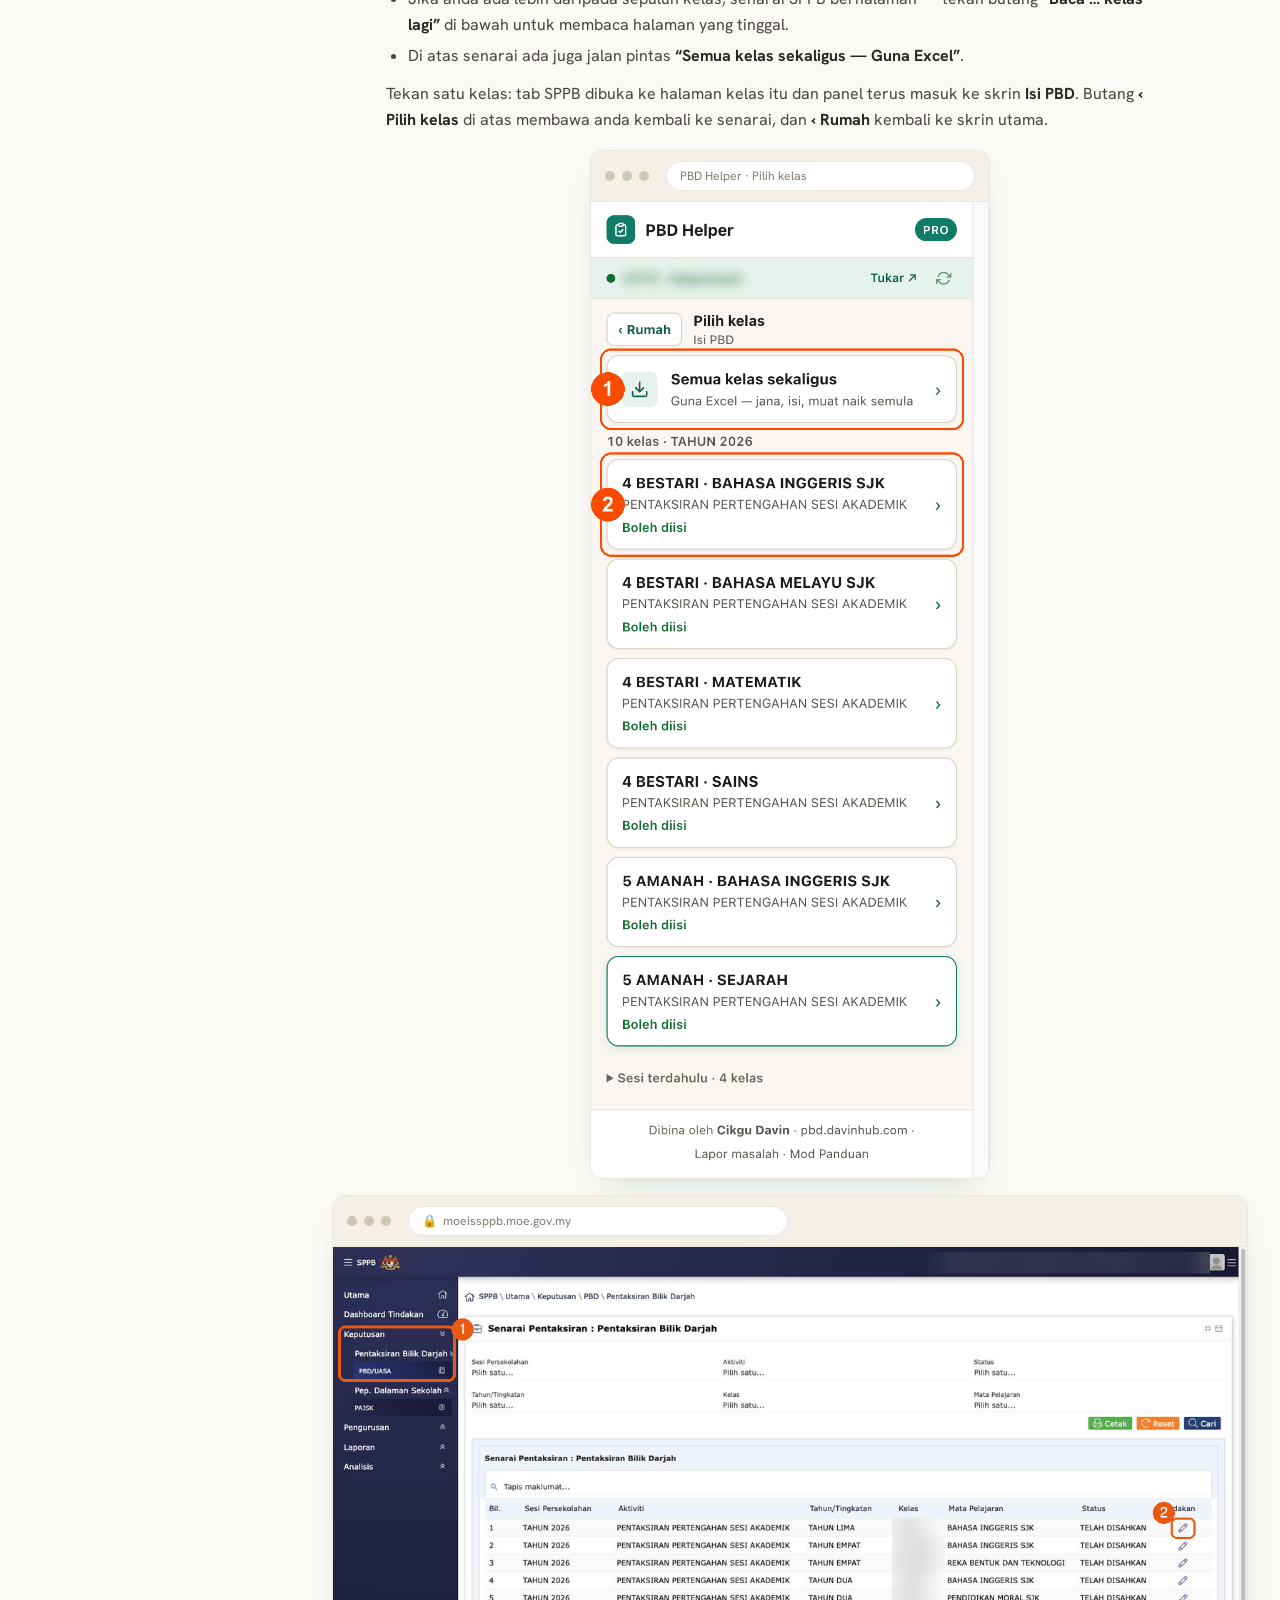
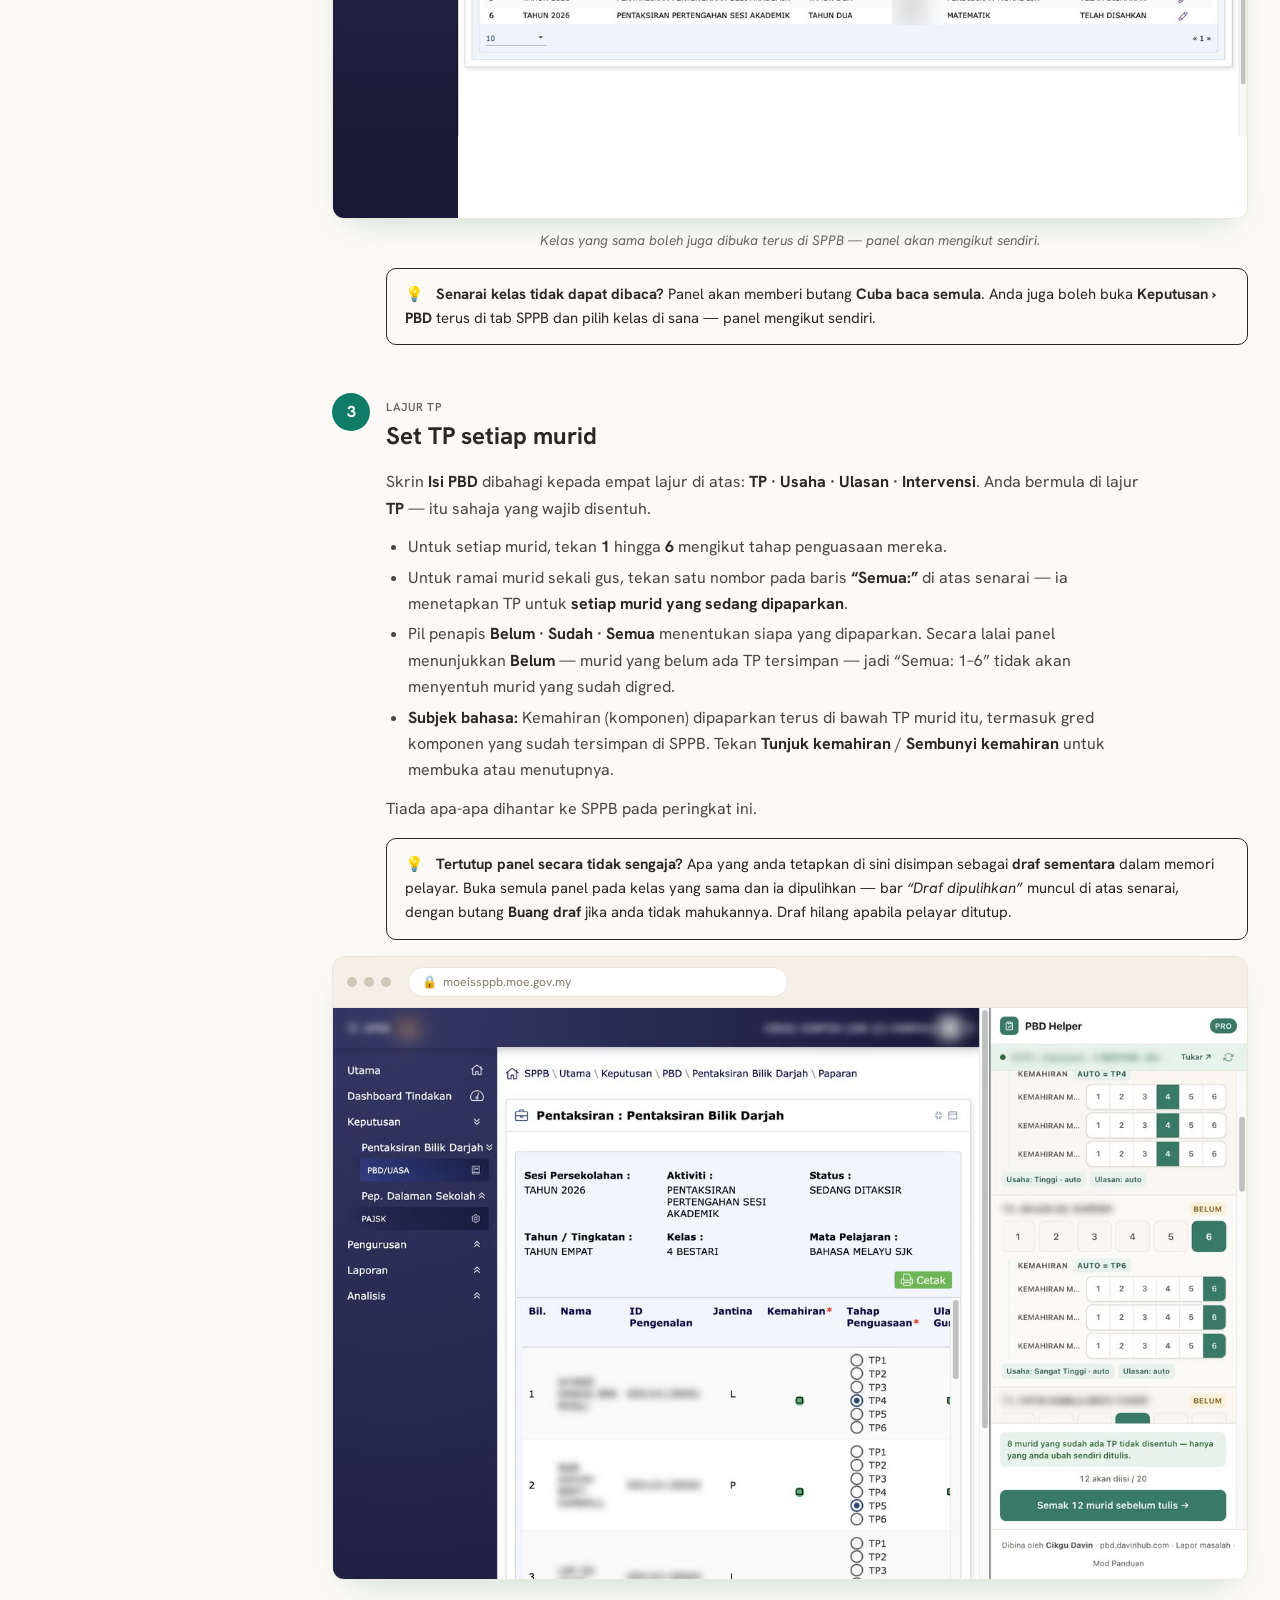
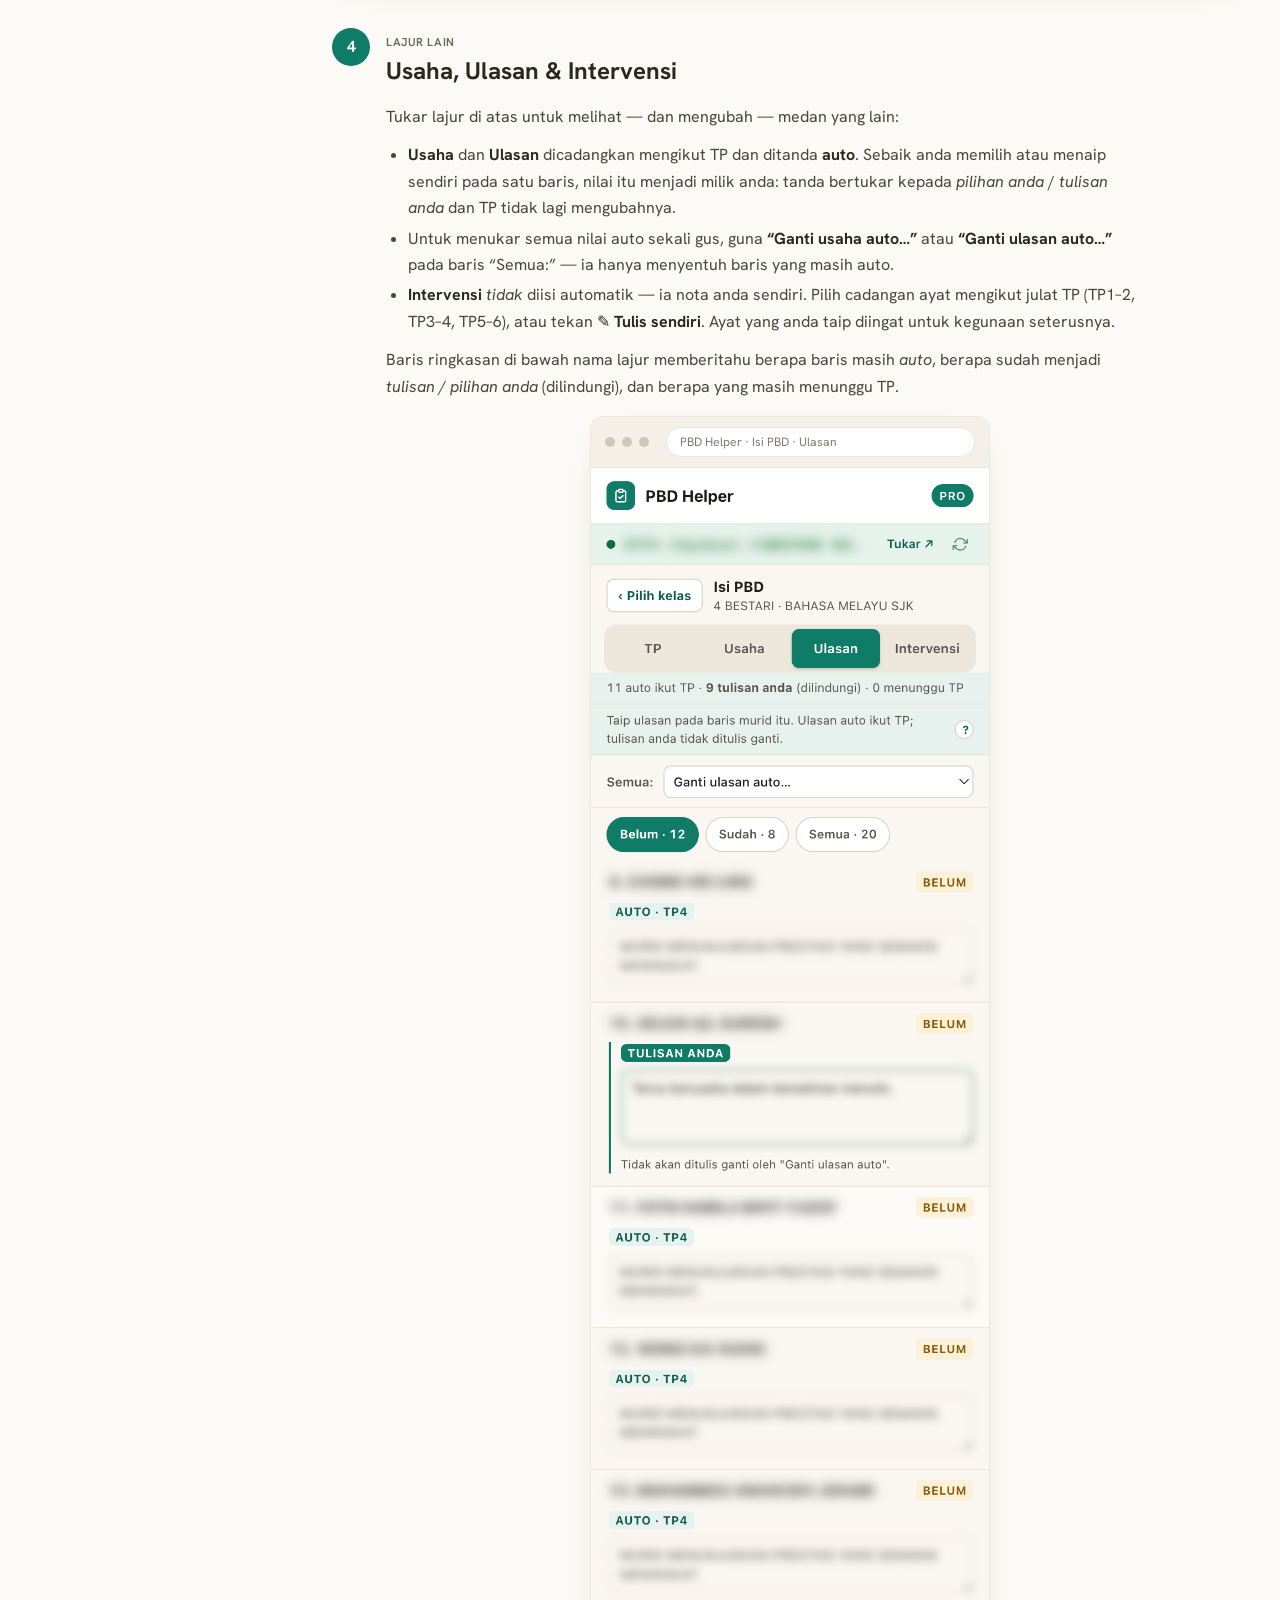
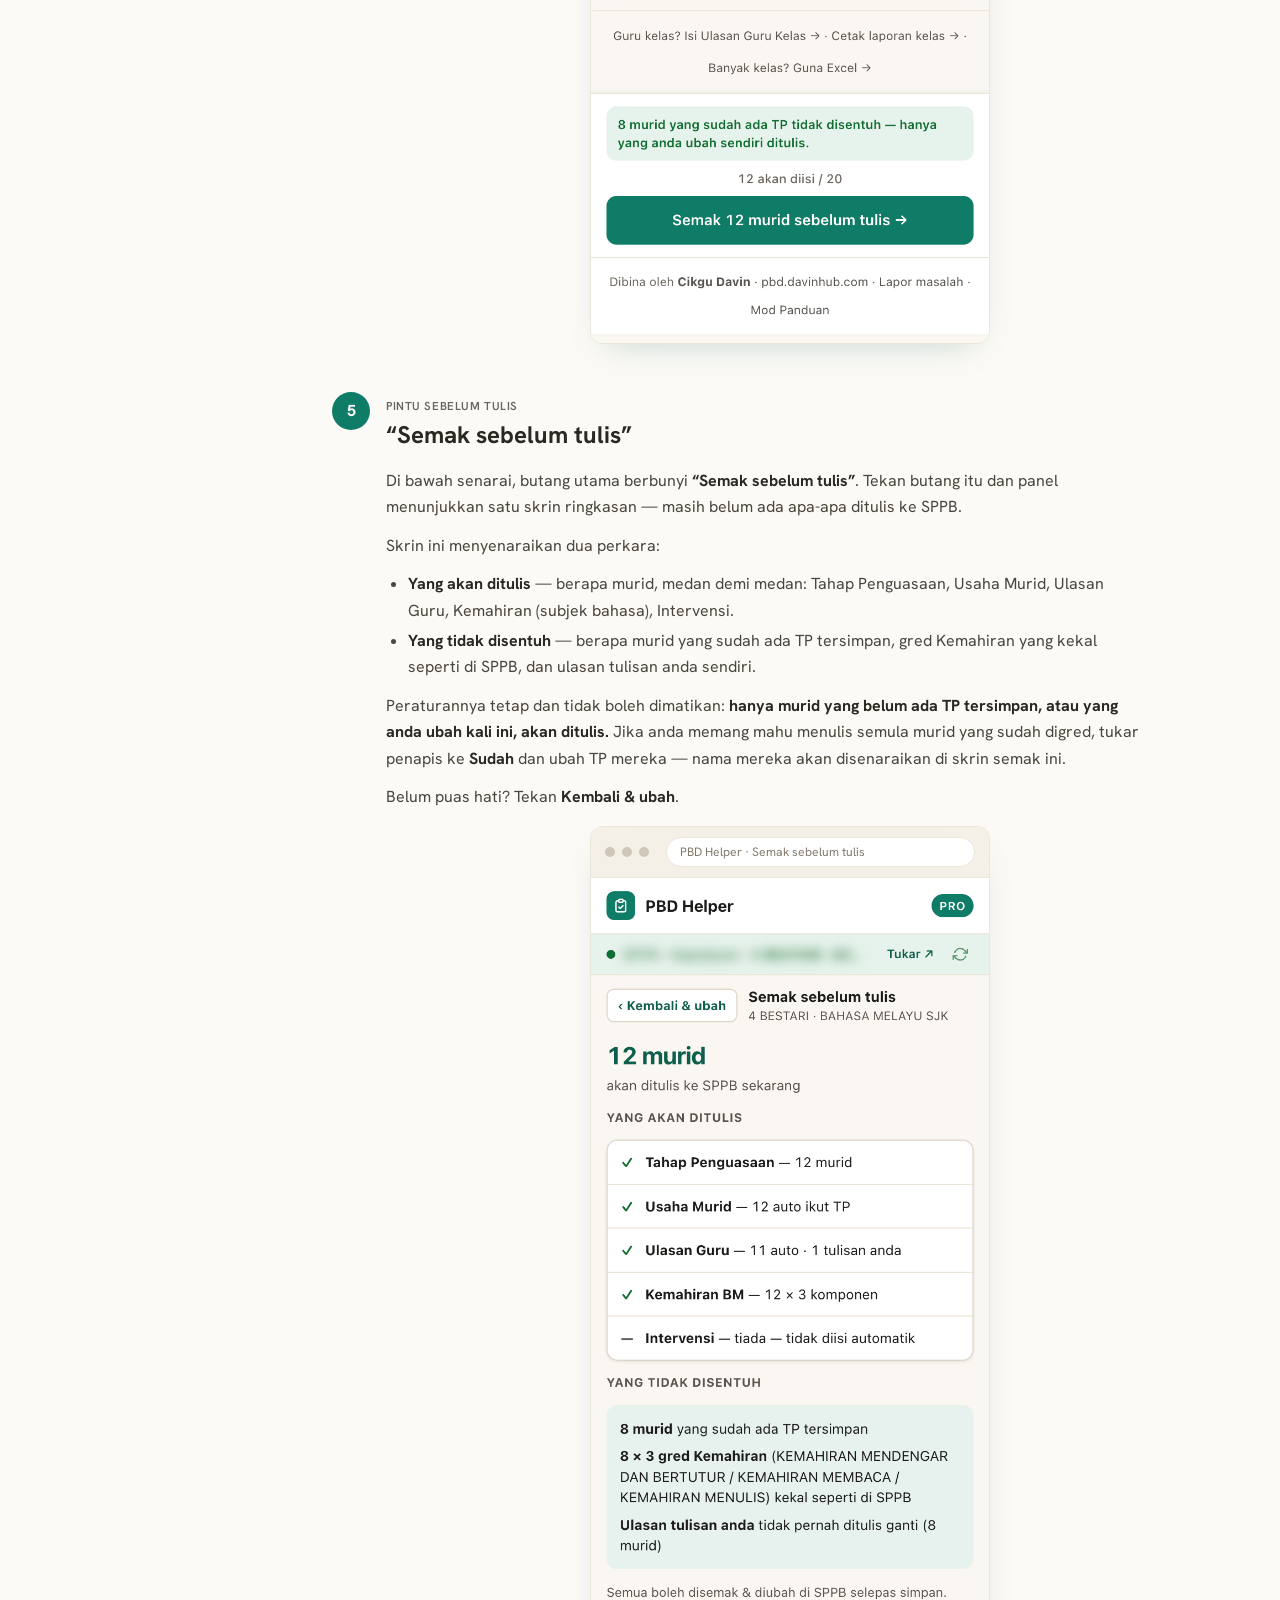
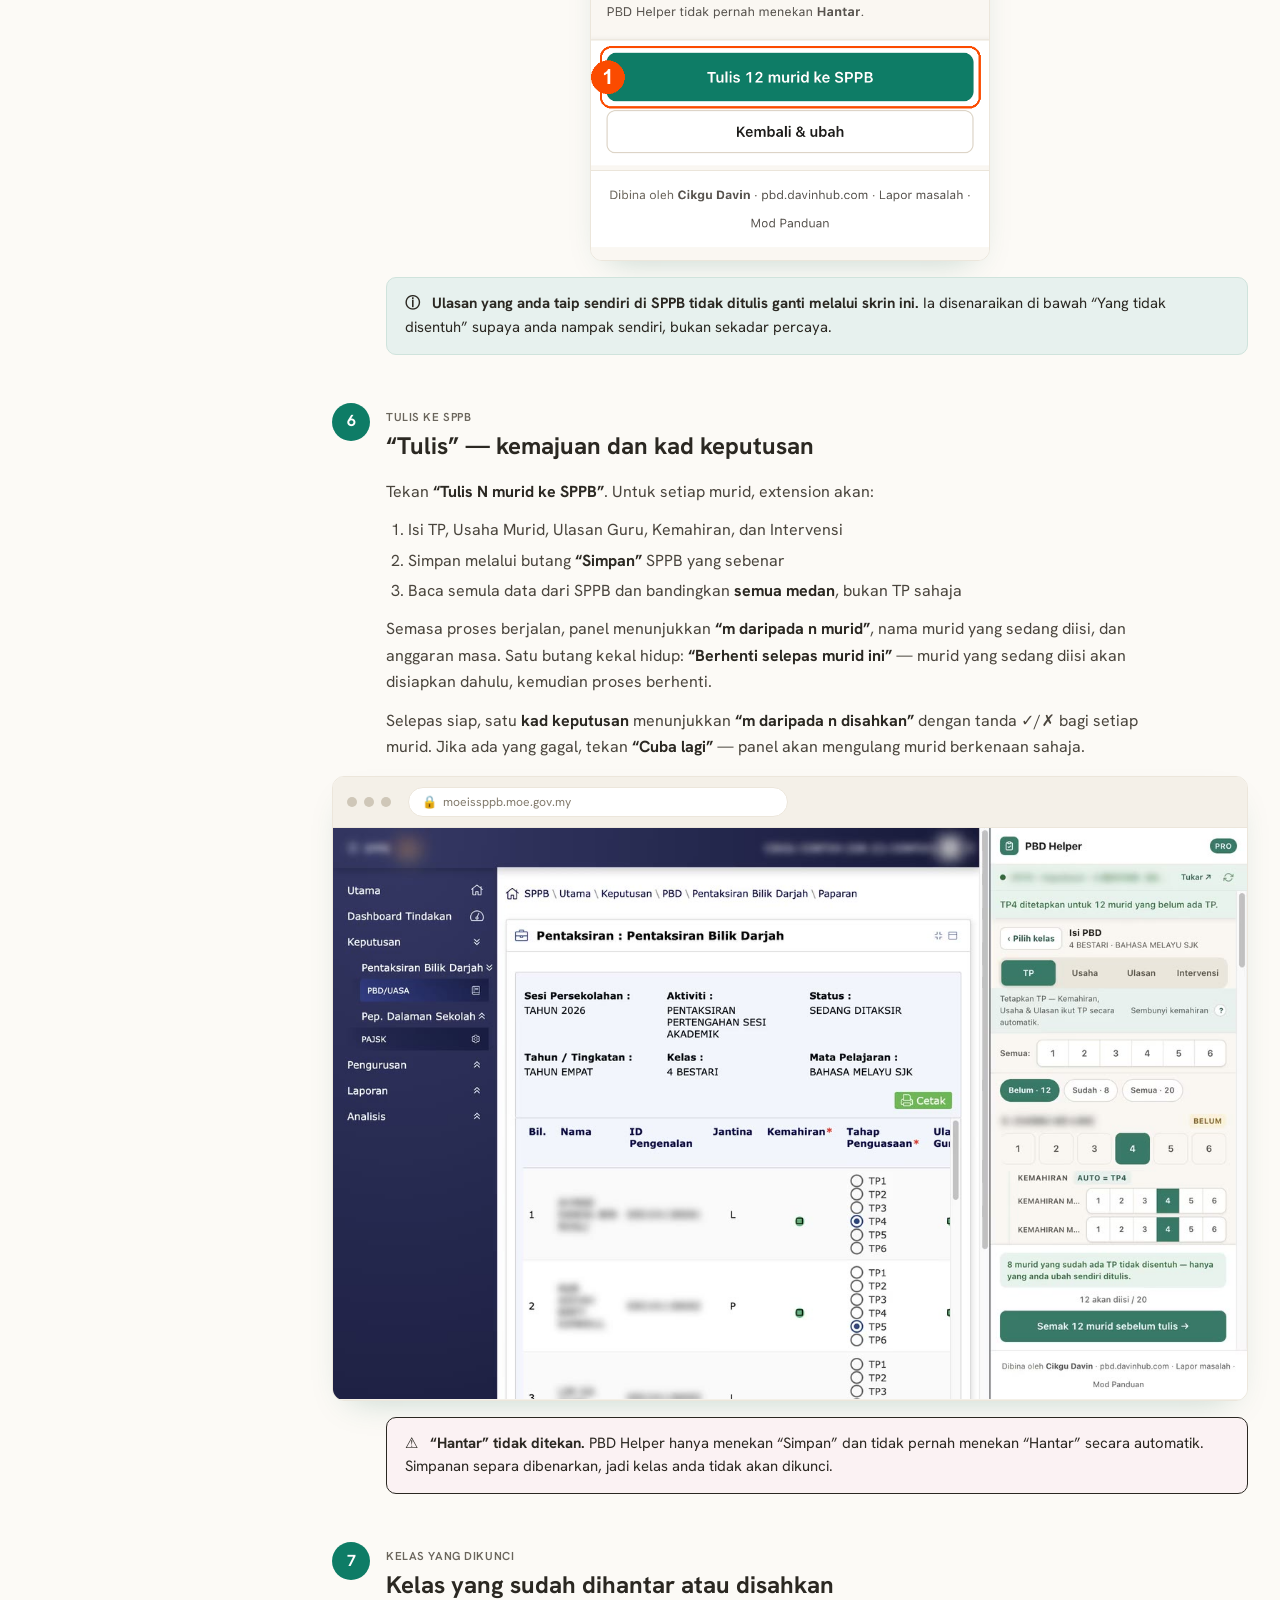
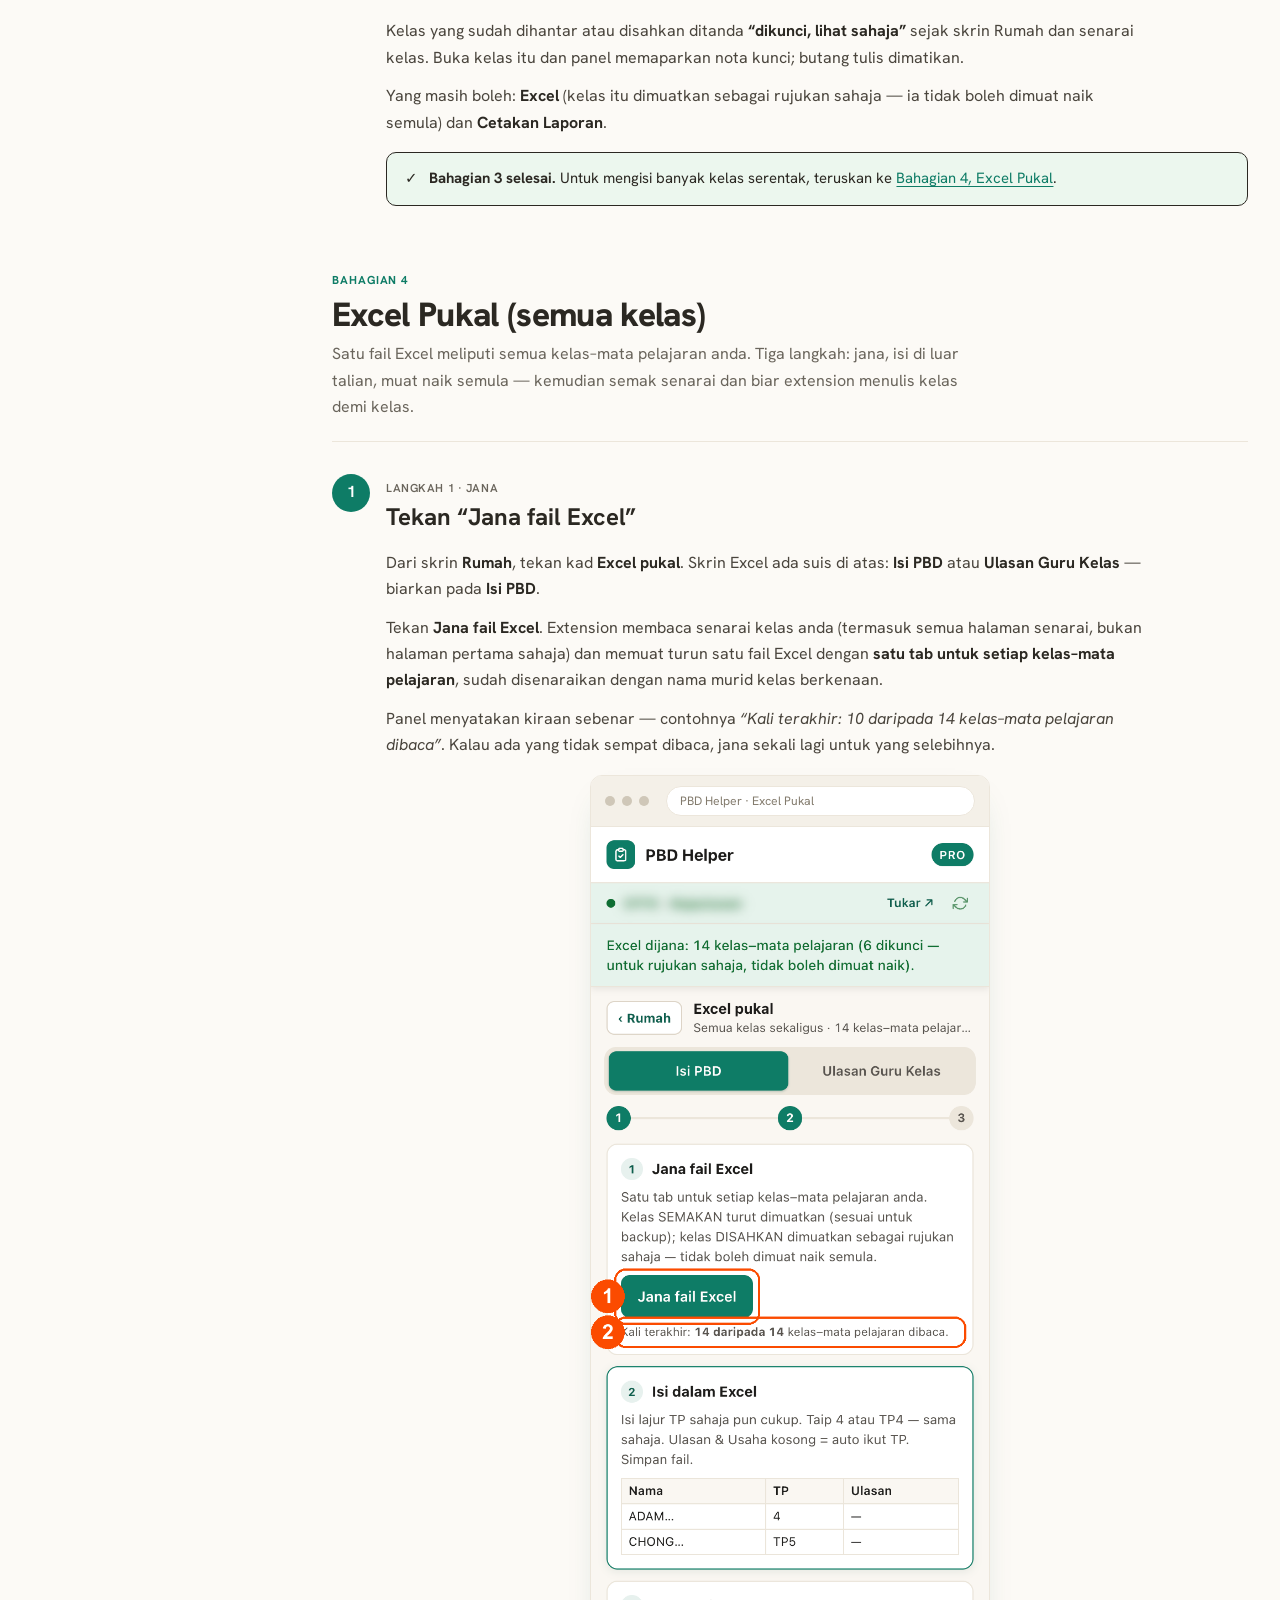
<file: panduan.html>
<!DOCTYPE html>
<html lang="ms">
<head>
  <meta charset="UTF-8">
  <meta name="viewport" content="width=device-width, initial-scale=1">
  <title>Panduan PBD Helper | Isi Skor PBD di SPPB Langkah demi Langkah</title>
  <meta name="description" content="Panduan lengkap PBD Helper: pemasangan, aliran panel sisi (Rumah, pilih kelas, set TP, Semak sebelum tulis), dan Excel pukal untuk semua kelas di SPPB.">
  <link rel="icon" type="image/png" href="favicon.png">
  <link rel="apple-touch-icon" href="icon128.png">
  <link rel="canonical" href="https://pbd.davinhub.com/panduan">
  <meta property="og:title" content="Panduan PBD Helper | Langkah demi Langkah">
  <meta property="og:description" content="Dari pemasangan ke Semak sebelum tulis ke Excel pukal — setiap langkah dengan tangkapan skrin dan tip.">
  <meta property="og:type" content="article">
  <meta property="og:url" content="https://pbd.davinhub.com/panduan">
  <meta property="og:locale" content="ms_MY">
  <meta property="og:site_name" content="PBD Helper">
  <meta property="og:image" content="https://pbd.davinhub.com/og-image-v14.png">
  <meta property="og:image:width" content="1200">
  <meta property="og:image:height" content="630">
  <meta name="twitter:card" content="summary_large_image">
  <meta name="twitter:title" content="Panduan PBD Helper | Langkah demi Langkah">
  <meta name="twitter:description" content="Dari pemasangan ke Semak sebelum tulis ke Excel pukal — setiap langkah dengan tangkapan skrin dan tip.">
  <meta name="twitter:image" content="https://pbd.davinhub.com/og-image-v14.png">
  <script type="application/ld+json">
  {
    "@context": "https://schema.org",
    "@graph": [
      {
        "@type": "VideoObject",
        "@id": "https://pbd.davinhub.com/panduan#tutorial-video",
        "name": "Panduan Penuh PBD Helper — Isi PBD di SPPB: Panel, Excel Pukal, Ulasan Guru Kelas, Cetak Laporan",
        "description": "Panduan penuh PBD Helper langkah demi langkah: pasang, pilih kelas, isi TP/Usaha/Ulasan/Kemahiran, Semak sebelum tulis, Excel pukal, Ulasan Guru Kelas, Cetak Laporan PBD, dan keadaan seperti sesi tamat.",
        "thumbnailUrl": "https://pbd.davinhub.com/img/tutorial-thumb.jpg",
        "uploadDate": "2026-10-03",
        "duration": "PT21M10S",
        "contentUrl": "https://www.youtube.com/watch?v=gqphF55mpBc",
        "embedUrl": "https://www.youtube-nocookie.com/embed/gqphF55mpBc",
        "inLanguage": "ms-MY",
        "publisher": {
          "@type": "Organization",
          "@id": "https://pbd.davinhub.com/#organization",
          "name": "PBD Helper",
          "url": "https://pbd.davinhub.com/"
        },
        "hasPart": [
          {
            "@type": "Clip",
            "name": "Pengenalan",
            "startOffset": 0,
            "endOffset": 98,
            "url": "https://www.youtube.com/watch?v=gqphF55mpBc&t=0s"
          },
          {
            "@type": "Clip",
            "name": "Pasang PBD Helper",
            "startOffset": 98,
            "endOffset": 163,
            "url": "https://www.youtube.com/watch?v=gqphF55mpBc&t=98s"
          },
          {
            "@type": "Clip",
            "name": "Rumah & pilih kelas",
            "startOffset": 163,
            "endOffset": 277,
            "url": "https://www.youtube.com/watch?v=gqphF55mpBc&t=163s"
          },
          {
            "@type": "Clip",
            "name": "Isi PBD",
            "startOffset": 277,
            "endOffset": 421,
            "url": "https://www.youtube.com/watch?v=gqphF55mpBc&t=277s"
          },
          {
            "@type": "Clip",
            "name": "Semak sebelum tulis",
            "startOffset": 421,
            "endOffset": 590,
            "url": "https://www.youtube.com/watch?v=gqphF55mpBc&t=421s"
          },
          {
            "@type": "Clip",
            "name": "Excel pukal",
            "startOffset": 590,
            "endOffset": 786,
            "url": "https://www.youtube.com/watch?v=gqphF55mpBc&t=590s"
          },
          {
            "@type": "Clip",
            "name": "Ulasan Guru Kelas",
            "startOffset": 786,
            "endOffset": 902,
            "url": "https://www.youtube.com/watch?v=gqphF55mpBc&t=786s"
          },
          {
            "@type": "Clip",
            "name": "Cetak Laporan PBD",
            "startOffset": 902,
            "endOffset": 1017,
            "url": "https://www.youtube.com/watch?v=gqphF55mpBc&t=902s"
          },
          {
            "@type": "Clip",
            "name": "Percuma, Pro & Lapor masalah",
            "startOffset": 1017,
            "endOffset": 1124,
            "url": "https://www.youtube.com/watch?v=gqphF55mpBc&t=1017s"
          },
          {
            "@type": "Clip",
            "name": "Sesi tamat & keadaan lain",
            "startOffset": 1124,
            "endOffset": 1184,
            "url": "https://www.youtube.com/watch?v=gqphF55mpBc&t=1124s"
          },
          {
            "@type": "Clip",
            "name": "Penutup & penafian",
            "startOffset": 1184,
            "endOffset": 1270,
            "url": "https://www.youtube.com/watch?v=gqphF55mpBc&t=1184s"
          }
        ]
      },
      {
        "@type": "BreadcrumbList",
        "itemListElement": [
          { "@type": "ListItem", "position": 1, "name": "Laman utama", "item": "https://pbd.davinhub.com/" },
          { "@type": "ListItem", "position": 2, "name": "Panduan", "item": "https://pbd.davinhub.com/panduan" }
        ]
      },
      {
        "@type": "HowTo",
        "name": "Cara isi skor PBD di SPPB dengan pantas menggunakan PBD Helper",
        "description": "Tutorial lengkap PBD Helper: pemasangan, aliran panel sisi (Rumah, pilih kelas, set Tahap Penguasaan, Semak sebelum tulis, Tulis), dan Excel pukal untuk semua kelas.",
        "inLanguage": "ms-MY",
        "totalTime": "PT10M",
        "image": "https://pbd.davinhub.com/og-image-v14.png",
        "tool": [{ "@type": "HowToTool", "name": "PBD Helper Chrome Extension" }],
        "step": [
          {
            "@type": "HowToStep",
            "name": "Pasang PBD Helper dari Chrome Web Store",
            "text": "Buka halaman PBD Helper di Chrome Web Store, klik Add to Chrome, kemudian semat ikon di toolbar Chrome.",
            "url": "https://pbd.davinhub.com/panduan#pemasangan"
          },
          {
            "@type": "HowToStep",
            "name": "Buka panel dan pilih tugas di skrin Rumah",
            "text": "Log masuk SPPB, buka panel PBD Helper, dan di skrin Rumah tekan Isi PBD kelas ini.",
            "url": "https://pbd.davinhub.com/panduan#step-3-1"
          },
          {
            "@type": "HowToStep",
            "name": "Pilih kelas dalam panel",
            "text": "Panel menyenaraikan kelas–mata pelajaran anda untuk sesi ini; tekan satu kelas dan tab SPPB dibuka ke halaman kelas itu.",
            "url": "https://pbd.davinhub.com/panduan#step-3-2",
            "image": "https://pbd.davinhub.com/img/13-keputusan-pbd.png"
          },
          {
            "@type": "HowToStep",
            "name": "Set Tahap Penguasaan dalam lajur TP",
            "text": "Dalam lajur TP, tekan TP1 hingga TP6 bagi setiap murid, atau tekan satu nombor pada baris Semua: 1-6 untuk semua murid yang dipaparkan.",
            "url": "https://pbd.davinhub.com/panduan#step-3-3",
            "image": "https://pbd.davinhub.com/img/07-tp-dipilih.png"
          },
          {
            "@type": "HowToStep",
            "name": "Semak sebelum tulis, kemudian Tulis",
            "text": "Tekan Semak sebelum tulis untuk melihat berapa murid akan ditulis dan apa yang tidak disentuh, kemudian tekan Tulis; panel membaca semula dan menunjukkan m daripada n disahkan.",
            "url": "https://pbd.davinhub.com/panduan#step-3-5",
            "image": "https://pbd.davinhub.com/img/03-disahkan.png"
          },
          {
            "@type": "HowToStep",
            "name": "Isi semua kelas sekali gus dengan Excel pukal",
            "text": "Jana satu fail Excel untuk semua kelas, isi di luar talian, muat naik semula, semak senarai kelas, dan biar extension menulis kelas demi kelas.",
            "url": "https://pbd.davinhub.com/panduan#excel-pukal",
            "image": "https://pbd.davinhub.com/img/04-excel-pukal.png"
          }
        ]
      }
    ]
  }
  </script>
  <link rel="preconnect" href="https://fonts.googleapis.com">
  <link rel="preconnect" href="https://fonts.gstatic.com" crossorigin>
  <link href="https://fonts.googleapis.com/css2?family=Hanken+Grotesk:wght@400;500;600;700;800&display=swap" rel="stylesheet">
  <link rel="stylesheet" href="/site.css?v=20260902b">
  <style>
    /* === Tokens (mirror landing page) === */
    html { scroll-padding-top: 76px; }
    @media (prefers-reduced-motion: no-preference) { html { scroll-behavior: smooth; } }
    html, body { overscroll-behavior-y: none; }
    body { font-family: "Hanken Grotesk", system-ui, sans-serif; color: var(--ink); background: var(--paper); font-size: 16px; line-height: 1.65; -webkit-font-smoothing: antialiased; }
    a { color: var(--teal); text-decoration: none; }
    a:hover { text-decoration: underline; }
    .step-body p a, .step-body li a, .footer-inner a, .hero p a, .callout a, .faq-a a { text-decoration: underline; text-underline-offset: 3px; }

    /* === Top nav (mirror landing) === */
    nav.topnav { position: fixed; top: 0; left: 0; right: 0; z-index: 50; background: rgba(252,250,246,0.85); backdrop-filter: saturate(180%) blur(12px); -webkit-backdrop-filter: saturate(180%) blur(12px); border-bottom: 1px solid var(--line); }
    .nav-inner { max-width: 1280px; margin: 0 auto; padding: 14px 16px; display: flex; align-items: center; justify-content: space-between; }
    @media(min-width:768px) { .nav-inner { padding: 14px 32px; } }
    .nav-logo { display: inline-flex; align-items: center; gap: 9px; font-size: 1.2rem; font-weight: 800; color: var(--n-900); text-decoration: none; letter-spacing: -0.01em; }
    .nav-logo img { width: 28px; height: 28px; border-radius: 7px; flex-shrink: 0; }
    .nav-logo span { color: var(--teal); }
    .nav-back { font-size: 0.9rem; color: var(--muted); display: inline-flex; align-items: center; gap: 6px; padding: 11px 8px; min-height: 44px; text-decoration: none; transition: color 0.15s; }
    .nav-back:hover { color: var(--n-900); text-decoration: none; }

    /* === Hero === */
    .hero { padding: 104px 16px 32px; text-align: center; max-width: 800px; margin: 0 auto; }
    @media(min-width:768px) { .hero { padding: 128px 32px 48px; } }
    .hero-tag { display: inline-flex; align-items: center; gap: 8px; padding: 7px 15px; background: var(--teal-tint); border: 1px solid #cfe3dc; border-radius: 99px; font-size: 0.82rem; font-weight: 700; letter-spacing: 0.02em; text-transform: uppercase; color: var(--teal-deep); margin-bottom: 20px; }
    /* Tutorial video facade (same pattern as index #ytDemo): YouTube loads only on click */
    .panduan-video { margin: 28px auto 0; max-width: 760px; }
    .yt-facade { position: relative; aspect-ratio: 16 / 9; background: var(--n-900); }
    .yt-facade iframe { position: absolute; inset: 0; width: 100%; height: 100%; border: 0; }
    .yt-play { position: absolute; inset: 0; width: 100%; height: 100%; display: block; padding: 0; border: none; cursor: pointer; background: none; font-family: inherit; }
    .yt-play img { width: 100%; height: 100%; object-fit: cover; display: block; }
    .yt-play-badge { position: absolute; left: 50%; top: 50%; transform: translate(-50%, -50%); display: flex; align-items: center; gap: 10px; padding: 14px 26px; background: rgba(11,20,17,0.82); color: #fff; border-radius: 99px; font-size: 1rem; font-weight: 700; white-space: nowrap; box-shadow: 0 12px 34px -8px rgba(0,0,0,0.5); transition: transform 0.15s ease, background 0.15s ease; }
    .yt-play-badge svg { width: 22px; height: 22px; flex-shrink: 0; }
    .yt-play:hover .yt-play-badge, .yt-play:focus-visible .yt-play-badge { background: var(--teal-deep); transform: translate(-50%, -50%) scale(1.05); }
    .yt-play:focus-visible { outline: 3px solid var(--teal); outline-offset: -3px; }
    .yt-play-dur { font-weight: 600; font-size: 0.85rem; opacity: 0.75; }
    /* The thumbnail carries its own big title on the left: keep the badge in the bottom-right corner */
    .panduan-video .yt-play-badge { left: auto; top: auto; right: 16px; bottom: 16px; transform: none; padding: 11px 20px; font-size: 0.95rem; }
    .panduan-video .yt-play:hover .yt-play-badge, .panduan-video .yt-play:focus-visible .yt-play-badge { transform: scale(1.05); }
    @media (max-width: 480px) { .panduan-video .yt-play-badge { right: 10px; bottom: 10px; padding: 8px 14px; font-size: 0.85rem; gap: 8px; } .panduan-video .yt-play-badge svg { width: 18px; height: 18px; } }
    .panduan-video-note { margin: 12px 0 0; font-size: 0.9rem; color: var(--muted); }
    .hero h1 { font-size: 2rem; font-weight: 800; letter-spacing: -0.03em; line-height: 1.12; margin: 0 0 16px; color: var(--n-900); }
    @media(min-width:768px) { .hero h1 { font-size: 3rem; } }
    .hero h1 .emph { color: var(--teal); }
    .hero p { font-size: 1.05rem; color: var(--muted); margin: 0 auto; max-width: 640px; }
    @media(min-width:768px) { .hero p { font-size: 1.15rem; } }

    /* === Layout: TOC sidebar + content === */
    .layout { max-width: 1280px; margin: 0 auto; padding: 16px; display: grid; gap: 32px; }
    @media(min-width:1024px) { .layout { grid-template-columns: 244px 1fr; padding: 16px 32px 80px; gap: 56px; } }

    /* === TOC === */
    .toc { font-size: 0.9rem; }
    @media(min-width:1024px) { .toc { position: sticky; top: 84px; align-self: start; max-height: calc(100vh - 104px); overflow-y: auto; } }
    .toc h2 { font-size: 0.7rem; font-weight: 700; color: var(--muted); text-transform: uppercase; letter-spacing: 0.08em; margin: 0 0 14px; }
    .toc ol.toc-sections { list-style: none; padding: 0; margin: 0; counter-reset: toc-section; }
    .toc ol.toc-sections > li { counter-increment: toc-section; margin-bottom: 4px; }
    .toc ol.toc-sections > li > a { display: flex; gap: 10px; padding: 8px 12px; border-radius: 8px; color: var(--n-700); font-weight: 600; line-height: 1.4; transition: background 0.15s, color 0.15s; text-decoration: none; }
    .toc ol.toc-sections > li > a:hover { background: var(--teal-tint); color: var(--teal-deep); }
    .toc ol.toc-sections > li > a::before { content: counter(toc-section, decimal-leading-zero); color: var(--n-400); font-variant-numeric: tabular-nums; font-weight: 600; flex-shrink: 0; }
    .toc ul.toc-substeps { list-style: none; padding: 0; margin: 4px 0 8px 23px; border-left: 1px solid var(--line); }
    .toc ul.toc-substeps li { margin: 0; }
    .toc ul.toc-substeps a { display: block; padding: 6px 12px; font-size: 0.82rem; font-weight: 500; color: var(--muted); line-height: 1.4; border-radius: 8px; transition: background 0.15s, color 0.15s; text-decoration: none; }
    .toc ul.toc-substeps a:hover { background: var(--teal-tint); color: var(--teal-deep); }
    .toc a.is-active { background: var(--teal-tint); color: var(--teal-deep); }
    .toc ul.toc-substeps a.is-active { font-weight: 600; }
    .toc ol.toc-sections > li > a.is-active { color: var(--teal-deep); }
    .toc-mobile-toggle { display: none; }
    @media(max-width:1023px) {
      .toc-mobile-toggle { display: block; width: 100%; padding: 14px 18px; background: var(--white); border: 1px solid var(--line); border-radius: 10px; font: inherit; font-weight: 600; color: var(--n-900); text-align: left; cursor: pointer; }
      .toc-mobile-toggle::after { content: "\25BE"; float: right; color: var(--n-500); }
      .toc.is-open .toc-mobile-toggle::after { content: "\25B4"; }
      .toc .toc-list { display: none; }
      .toc.is-open .toc-list { display: block; padding: 14px 0 0; }
    }

    /* === Sections === */
    .content { min-width: 0; }
    .section { margin-bottom: 64px; scroll-margin-top: 84px; }
    .section-head { padding-bottom: 20px; margin-bottom: 32px; border-bottom: 1px solid var(--line); }
    .section-tag { display: block; font-size: 0.72rem; font-weight: 700; color: var(--teal); text-transform: uppercase; letter-spacing: 0.08em; margin-bottom: 6px; }
    .section h2 { font-size: 1.75rem; font-weight: 800; letter-spacing: -0.02em; line-height: 1.15; margin: 0 0 8px; color: var(--n-900); }
    @media(min-width:768px) { .section h2 { font-size: 2.1rem; } }
    .section-intro { font-size: 1rem; color: var(--muted); margin: 0; max-width: 640px; }

    /* === Step component === */
    .step { margin-bottom: 48px; scroll-margin-top: 84px; }
    .step-header { display: flex; gap: 16px; align-items: flex-start; margin-bottom: 18px; }
    .step-num { width: 38px; height: 38px; border-radius: 50%; background: var(--teal); color: var(--white); display: inline-flex; align-items: center; justify-content: center; font-weight: 700; font-size: 1rem; flex-shrink: 0; font-variant-numeric: tabular-nums; }
    .step-header > div { padding-top: 4px; }
    .step-title { font-size: 1.3rem; font-weight: 700; line-height: 1.3; margin: 0; color: var(--n-900); }
    @media(min-width:768px) { .step-title { font-size: 1.5rem; } }
    .step-tag { font-size: 0.72rem; font-weight: 600; color: var(--muted); text-transform: uppercase; letter-spacing: 0.05em; margin: 0 0 4px; }

    .step-body { margin: 0 0 16px; padding-left: 54px; max-width: 814px; }
    .step-body p { margin: 0 0 12px; color: var(--n-700); }
    .step-body p:last-child { margin-bottom: 0; }
    .step-body strong { color: var(--n-900); font-weight: 700; }
    .step-body ul, .step-body ol { padding-left: 22px; margin: 0 0 12px; color: var(--n-700); }
    .step-body li { margin-bottom: 4px; }
    .step-body code { background: var(--n-100); padding: 2px 6px; border-radius: 4px; font-size: 0.9em; font-family: ui-monospace, SFMono-Regular, monospace; color: var(--n-900); }
    @media(max-width:540px) { .step-body { padding-left: 0; } }

    .step-media { margin: 0 0 16px; padding-left: 0; }
    /* Real screenshots framed in browser/window chrome */
    .shot { border: 1px solid var(--line); border-radius: 12px; box-shadow: 0 14px 34px -18px rgba(11,94,77,0.28); overflow: hidden; background: var(--white); }
    .shot-bar { display: flex; align-items: center; gap: 7px; padding: 10px 14px; background: var(--n-100); border-bottom: 1px solid var(--line); }
    .shot-dot { width: 10px; height: 10px; border-radius: 50%; background: var(--n-300); flex-shrink: 0; }
    .shot-url { margin-left: 10px; font-size: 0.76rem; color: var(--n-500); padding: 4px 13px; background: var(--white); border: 1px solid var(--line); border-radius: 99px; flex: 1; text-align: left; overflow: hidden; text-overflow: ellipsis; white-space: nowrap; max-width: 380px; }
    .shot-url .lock { color: var(--teal); margin-right: 6px; }
    .shot img { width: 100%; height: auto; display: block; }
    .shot video { width: 100%; height: auto; display: block; background: var(--n-100); }
    .step-media.is-panel .shot { max-width: 400px; margin: 0 auto; }
    .step-media.is-panel { margin-right: 0; }
    .step-media figcaption { font-size: 0.85rem; color: var(--muted); margin-top: 10px; text-align: center; font-style: italic; }
    /* Wide-screen media bleed: on top of the 1280px content column, on viewports wider
       than the layout the framed shots (source 1200px) grow rightward into the page
       margin to display even larger. The clamp collapses to 0px at <=1280px viewport, so
       there's zero overflow at or below the layout width. Chrome (nav/footer) and the
       capped text column are untouched. */
    @media(min-width:1280px){
      .step-media { margin-right: clamp(-120px, (1280px - 100vw) / 2 + 10px, 0px); }
    }
    .step-media-placeholder { border: 2px dashed var(--n-300); border-radius: 12px; background: var(--n-50); padding: 56px 20px; text-align: center; color: var(--muted); font-size: 0.9rem; }
    .step-media-placeholder strong { color: var(--n-700); display: block; margin-bottom: 4px; }

    /* === Callouts === */
    .step-callout { padding-left: 54px; margin: 0 0 16px; }
    @media(max-width:540px) { .step-callout { padding-left: 0; } }
    .callout { padding: 14px 18px; border-radius: 10px; border: 1px solid #cfe3dc; background: var(--teal-tint); font-size: 0.93rem; line-height: 1.6; color: var(--n-900); }
    .callout strong { color: var(--n-900); }
    .callout.is-tip  { border-color: var(--tip-line); background: var(--tip-tint); }
    .callout.is-warn { border-color: var(--bad-line); background: var(--bad-tint); }
    .callout.is-ok   { border-color: var(--ok-line); background: var(--ok-tint); }
    .callout-icon { display: inline-block; margin-right: 8px; font-weight: 600; }

    /* === Pending TOC item === */
    .toc ol.toc-sections > li.is-pending > span { display: flex; gap: 10px; padding: 8px 12px; color: var(--muted); font-weight: 600; line-height: 1.4; cursor: default; font-style: italic; }
    .toc ol.toc-sections > li.is-pending > span::before { content: counter(toc-section, decimal-leading-zero); color: var(--n-400); font-variant-numeric: tabular-nums; font-weight: 600; flex-shrink: 0; }

    /* === FAQ + support block (Section 5) === */
    .faq-list { display: flex; flex-direction: column; gap: 12px; margin: 0 0 32px; }
    .faq-q { background: var(--white); border: 1px solid var(--line); border-radius: 12px; padding: 18px 22px; }
    .faq-q h3 { font-size: 1.02rem; font-weight: 700; color: var(--n-900); margin: 0 0 6px; }
    .faq-a { font-size: 0.93rem; color: var(--n-700); line-height: 1.65; margin: 0; }
    .faq-a a { color: var(--teal); }
    .support-grid { display: grid; grid-template-columns: 1fr; gap: 14px; }
    @media(min-width:640px) { .support-grid { grid-template-columns: 1fr 1fr; } }
    .support-card { display: flex; align-items: center; gap: 14px; padding: 18px 20px; background: var(--white); border: 1px solid var(--line); border-radius: 12px; text-decoration: none; transition: border-color 0.15s, box-shadow 0.15s; color: var(--n-900); }
    .support-card:hover { border-color: #cfe3dc; box-shadow: 0 8px 22px -12px rgba(11,94,77,0.22); text-decoration: none; }
    .support-icon { width: 42px; height: 42px; border-radius: 11px; background: var(--teal-tint); color: var(--teal-deep); display: inline-flex; align-items: center; justify-content: center; flex-shrink: 0; }
    .support-card strong { display: block; font-size: 0.95rem; font-weight: 700; }
    .support-card small { display: block; font-size: 0.8rem; color: var(--muted); margin-top: 2px; }

    /* === Floating action buttons === */
    .fab { position: fixed; right: 24px; width: 44px; height: 44px; background: var(--teal); color: var(--white); border: none; border-radius: 50%; box-shadow: 0 6px 20px -6px rgba(11,94,77,0.4); cursor: pointer; display: flex; align-items: center; justify-content: center; opacity: 0; visibility: hidden; transform: translateY(8px); transition: opacity 0.2s, visibility 0.2s, transform 0.2s, background 0.15s; z-index: 60; }
    .fab.is-visible { opacity: 1; visibility: visible; transform: translateY(0); }
    .fab:hover { background: var(--teal-deep); }
    .fab svg { width: 20px; height: 20px; }
    .to-top { bottom: 24px; }
    .toc-fab { bottom: 80px; }
    @media(min-width:768px) { .fab { width: 48px; height: 48px; right: 32px; } .to-top { bottom: 32px; } .toc-fab { bottom: 92px; } }
    @media(min-width:1024px) { .toc-fab { display: none; } }

    /* === TOC bottom sheet (mobile/tablet) === */
    .toc-sheet { position: fixed; inset: 0; z-index: 70; pointer-events: none; visibility: hidden; transition: visibility 0s linear 0.3s; }
    .toc-sheet.is-open { pointer-events: auto; visibility: visible; transition: visibility 0s; }
    .toc-sheet-backdrop { position: absolute; inset: 0; background: rgba(43,40,34,0.42); opacity: 0; transition: opacity 0.2s; }
    .toc-sheet.is-open .toc-sheet-backdrop { opacity: 1; }
    .toc-sheet-panel { position: absolute; left: 0; right: 0; bottom: 0; max-height: 75vh; overflow-y: auto; background: var(--paper); border-top-left-radius: 18px; border-top-right-radius: 18px; padding: 8px 16px 32px; transform: translateY(100%); transition: transform 0.25s cubic-bezier(0.32,0.72,0,1); box-shadow: 0 -8px 32px -8px rgba(11,94,77,0.25); }
    .toc-sheet.is-open .toc-sheet-panel { transform: translateY(0); }
    .toc-sheet-handle { width: 40px; height: 4px; background: var(--n-300); border-radius: 2px; margin: 8px auto 16px; }
    .toc-sheet-header { display: flex; align-items: center; justify-content: space-between; padding: 0 4px 12px; border-bottom: 1px solid var(--line); margin-bottom: 12px; }
    .toc-sheet-header h2 { font-size: 0.95rem; font-weight: 700; margin: 0; color: var(--n-900); }
    .toc-sheet-close { background: transparent; border: 0; font-size: 22px; line-height: 1; color: var(--n-500); cursor: pointer; padding: 4px 8px; min-height: 36px; }
    .toc-sheet-close:hover { color: var(--n-900); }
    .toc-sheet-body ol.toc-sections { list-style: none; padding: 0; margin: 0; counter-reset: toc-section; }
    .toc-sheet-body ol.toc-sections > li { counter-increment: toc-section; margin-bottom: 4px; }
    .toc-sheet-body ol.toc-sections > li > a, .toc-sheet-body ol.toc-sections > li > span { display: flex; gap: 12px; padding: 12px; min-height: 44px; align-items: center; border-radius: 10px; color: var(--n-700); font-weight: 600; font-size: 0.95rem; line-height: 1.4; text-decoration: none; }
    .toc-sheet-body ol.toc-sections > li > a::before, .toc-sheet-body ol.toc-sections > li.is-pending > span::before { content: counter(toc-section, decimal-leading-zero); color: var(--n-400); font-variant-numeric: tabular-nums; font-weight: 600; flex-shrink: 0; }
    .toc-sheet-body ol.toc-sections > li.is-pending > span { color: var(--muted); font-style: italic; cursor: default; }
    .toc-sheet-body ul.toc-substeps { list-style: none; padding: 0; margin: 4px 0 8px 22px; }
    .toc-sheet-body ul.toc-substeps a { display: block; padding: 10px 12px; min-height: 40px; font-size: 0.88rem; font-weight: 500; color: var(--muted); line-height: 1.4; border-radius: 8px; text-decoration: none; }
    .toc-sheet-body a:hover, .toc-sheet-body a.is-active { background: var(--teal-tint); color: var(--teal-deep); }
    .toc-sheet-body ul.toc-substeps a.is-active { font-weight: 600; }

    /* === Footer (mirror landing) === */
    footer { padding: 52px 0 40px; border-top: 1px solid var(--line); background: var(--white); margin-top: 40px; }
    .footer-inner { max-width: 1280px; margin: 0 auto; padding: 0 16px; display: flex; flex-direction: column; gap: 32px; }
    .footer-brand { max-width: 320px; }
    .footer-brand .logo { display: inline-flex; align-items: center; gap: 9px; font-size: 1.2rem; font-weight: 800; color: var(--n-900); margin-bottom: 10px; }
    .footer-brand .logo img { width: 26px; height: 26px; border-radius: 7px; }
    .footer-brand .logo span { color: var(--teal); }
    .footer-brand p { font-size: 0.875rem; color: var(--muted); }
    .footer-links { display: flex; gap: 48px; }
    .footer-col h3 { font-weight: 700; color: var(--n-700); margin-bottom: 10px; font-size: 0.875rem; }
    .footer-col a { display: block; font-size: 0.875rem; color: var(--muted); text-decoration: none; padding: 10px 0; min-height: 40px; transition: color 0.15s; }
    .footer-col a:hover { color: var(--n-900); }
    .footer-disclaimer { max-width: 1280px; margin: 36px auto 0; padding: 24px 16px 0; font-size: 0.78rem; color: var(--n-500); line-height: 1.6; border-top: 1px solid var(--line); }
    @media(min-width:768px) { .footer-disclaimer { padding: 24px 32px 0; } }
    .footer-bottom { max-width: 1280px; margin: 16px auto 0; padding: 0 16px; display: flex; flex-wrap: wrap; justify-content: space-between; gap: 8px; font-size: 0.85rem; color: var(--muted); }
    @media(min-width:768px) { .footer-bottom { padding: 0 32px; } }
    .footer-bottom a { color: var(--muted); text-decoration: none; }
    .footer-bottom a:hover { color: var(--teal); }
  </style>
</head>
<body>
  <a class="skip-link" href="#main">Langkau ke kandungan</a>

  <!-- SVG symbol sprite for repeated icons -->
  <svg style="display:none" aria-hidden="true">
    <symbol id="icon-check" viewBox="0 0 24 24" fill="none" stroke="currentColor" stroke-width="2" stroke-linecap="round" stroke-linejoin="round"><path d="M20 6L9 17l-5-5"/></symbol>
    <symbol id="icon-arrow" viewBox="0 0 24 24" fill="none" stroke="currentColor" stroke-width="2" stroke-linecap="round" stroke-linejoin="round"><path d="M5 12h14M12 5l7 7-7 7"/></symbol>
    <symbol id="icon-back" viewBox="0 0 24 24" fill="none" stroke="currentColor" stroke-width="2" stroke-linecap="round" stroke-linejoin="round"><path d="M19 12H5M12 19l-7-7 7-7"/></symbol>
  </svg>

  <!-- === Top nav === -->
  <nav class="topnav" aria-label="Navigasi utama">
    <div class="nav-inner">
      <a href="/" class="nav-logo"><img src="icon128.png" alt="" aria-hidden="true" width="28" height="28">PBD <span>Helper</span></a>
      <a href="/" class="nav-back">&larr; Laman utama</a>
    </div>
  </nav>

  <!-- === Hero === -->
  <header class="hero">
    <div class="hero-tag">Panduan Pengguna</div>
    <h1>Panduan <span class="emph">PBD Helper</span></h1>
    <p>Tutorial lengkap dari pemasangan ke <strong>&ldquo;Semak sebelum tulis&rdquo;</strong> dan <strong>Excel pukal</strong>. Setiap langkah dengan tangkapan skrin dan tip, sesuai untuk guru yang baharu menggunakan extension ini.</p>
    <div class="panduan-video">
      <div class="shot">
        <div class="yt-facade" id="ytTut">
          <button type="button" class="yt-play" id="ytTutPlay" aria-label="Mainkan panduan video penuh PBD Helper (21 minit)">
            <img src="img/tutorial-thumb.jpg" width="1280" height="720" loading="lazy" alt="Panduan video penuh PBD Helper: panel sisi di sebelah halaman SPPB.">
            <span class="yt-play-badge"><svg viewBox="0 0 24 24" fill="currentColor" aria-hidden="true"><path d="M8 5v14l11-7z"/></svg>Tonton panduan penuh <span class="yt-play-dur">21:10</span></span>
          </button>
        </div>
      </div>
      <p class="panduan-video-note">Ada senarai bab dalam video — atau teruskan membaca di bawah.</p>
    </div>
  </header>

  <!-- === Main layout === -->
  <div class="layout">

    <!-- TOC sidebar -->
    <aside class="toc">
      <button class="toc-mobile-toggle" type="button" aria-expanded="false" aria-controls="tocList" onclick="var open=this.parentElement.classList.toggle('is-open'); this.setAttribute('aria-expanded', String(open));">Daftar Kandungan</button>
      <div class="toc-list" id="tocList">
        <h2>Bahagian</h2>
        <ol class="toc-sections">
          <li><a href="#pengenalan">Pengenalan</a></li>
          <li>
            <a href="#pemasangan">Pemasangan</a>
            <ul class="toc-substeps">
              <li><a href="#step-2-1">Pergi ke Chrome Web Store</a></li>
              <li><a href="#step-2-2">Tambah ke Chrome</a></li>
              <li><a href="#step-2-3">Semat ikon di toolbar</a></li>
            </ul>
          </li>
          <li>
            <a href="#aliran-panel">Aliran Panel Sisi</a>
            <ul class="toc-substeps">
              <li><a href="#step-3-1">Buka panel: skrin Rumah</a></li>
              <li><a href="#step-3-2">Pilih kelas dalam panel</a></li>
              <li><a href="#step-3-3">Set TP dalam lajur TP</a></li>
              <li><a href="#step-3-4">Usaha, Ulasan &amp; Intervensi</a></li>
              <li><a href="#step-3-5">Semak sebelum tulis</a></li>
              <li><a href="#step-3-6">Tulis &amp; kad keputusan</a></li>
              <li><a href="#step-3-7">Kelas yang dikunci</a></li>
            </ul>
          </li>
          <li>
            <a href="#excel-pukal">Excel Pukal</a>
            <ul class="toc-substeps">
              <li><a href="#step-4-1">Jana fail Excel</a></li>
              <li><a href="#step-4-2">Isi TP, Usaha, Ulasan</a></li>
              <li><a href="#step-4-3">Muat naik semula</a></li>
              <li><a href="#step-4-4">Semak senarai kelas</a></li>
              <li><a href="#step-4-5">Tulis semua kelas</a></li>
            </ul>
          </li>
          <li>
            <a href="#markah-uasa">Markah UASA (Pro)</a>
            <ul class="toc-substeps">
              <li><a href="#step-uasa-1">Jana fail Excel UASA</a></li>
              <li><a href="#step-uasa-2">Taip markah 0&ndash;100</a></li>
              <li><a href="#step-uasa-3">Muat naik &amp; semak</a></li>
              <li><a href="#step-uasa-4">Tulis &amp; baca semula</a></li>
            </ul>
          </li>
          <li>
            <a href="#ulasan-guru-kelas">Ulasan Guru Kelas</a>
            <ul class="toc-substeps">
              <li><a href="#step-5-1">Buka dari Rumah</a></li>
              <li><a href="#step-5-2">Pilih ulasan dari senarai</a></li>
              <li><a href="#step-5-3">Tulis ulasan ke SPPB</a></li>
              <li><a href="#step-5-4">Excel untuk guru kelas</a></li>
            </ul>
          </li>
          <li>
            <a href="#cetakan-laporan">Cetakan Laporan</a>
            <ul class="toc-substeps">
              <li><a href="#step-6-1">Jana cetakan kelas</a></li>
              <li><a href="#step-6-2">Semak &amp; tetapkan tandatangan</a></li>
              <li><a href="#step-6-3">Cetak atau simpan PDF</a></li>
            </ul>
          </li>
          <li>
            <a href="#pro">Pro: beli &amp; aktifkan</a>
            <ul class="toc-substeps">
              <li><a href="#step-8-1">Beli di pbd.davinhub.com/beli</a></li>
              <li><a href="#step-8-2">Terima kunci PBDH-</a></li>
              <li><a href="#step-8-3">Aktifkan di bawah skrin Rumah</a></li>
            </ul>
          </li>
          <li><a href="#faq">Soalan Lazim &amp; Sokongan</a></li>
        </ol>
      </div>
    </aside>

    <!-- Content -->
    <main class="content" id="main">

      <!-- ============================================================ -->
      <!-- SECTION 1, Pengenalan -->
      <!-- ============================================================ -->
      <section class="section" id="pengenalan">
        <div class="section-head">
          <span class="section-tag">Bahagian 1</span>
          <h2>Pengenalan</h2>
          <p class="section-intro">Apa itu PBD Helper, masalah yang diselesaikan, dan apa anda akan belajar dalam panduan ini.</p>
        </div>

        <article class="step" id="step-1-1">
          <div class="step-header">
            <span class="step-num">1</span>
            <div>
              <p class="step-tag">Mengapa PBD Helper</p>
              <h3 class="step-title">Berjam-jam jadi beberapa minit</h3>
            </div>
          </div>
          <div class="step-body">
            <p>Mengisi PBD (Pentaksiran Bilik Darjah) di SPPB (<code>moeissppb.moe.gov.my</code>) untuk berpuluh murid × beberapa kelas memakan masa yang lama:</p>
            <ul>
              <li>Klik radio <strong>Tahap Penguasaan</strong> (TP1–TP6) untuk setiap murid, satu per satu</li>
              <li>Buka dialog <strong>Ulasan Guru</strong> mengikut kategori TP, taip, tutup, ulang</li>
              <li>Isi <strong>Usaha Murid</strong>, <strong>Kemahiran</strong> (setiap komponen untuk subjek bahasa), dan <strong>Intervensi</strong></li>
              <li>Buka semula setiap murid untuk sahkan apa yang benar-benar tersimpan</li>
            </ul>
            <p><strong>PBD Helper mengecilkan kerja berulang ini kepada beberapa klik</strong> &mdash; terus dalam panel sisi di sebelah halaman SPPB, atau melalui Excel pukal untuk semua kelas sekali gus. Sebelum apa-apa ditulis, satu skrin <strong>&ldquo;Semak sebelum tulis&rdquo;</strong> menunjukkan apa yang akan ditulis dan apa yang tidak disentuh. Panduan ini menunjukkan setiap langkah, dari pemasangan hingga sahkan.</p>
          </div>
          <div class="step-callout">
            <div class="callout"><span class="callout-icon" aria-hidden="true">&#9432;</span>
              <strong>Selamat digunakan.</strong> PBD Helper hanya menulis melalui butang <strong>&ldquo;Simpan&rdquo;</strong> SPPB yang sebenar dan tidak pernah menekan <strong>&ldquo;Hantar&rdquo;</strong> secara automatik — kelas anda tidak akan dikunci. Semua data murid kekal dalam SPPB.
            </div>
          </div>
        </article>
      </section>

      <!-- ============================================================ -->
      <!-- SECTION 2, Pemasangan -->
      <!-- ============================================================ -->
      <section class="section" id="pemasangan">
        <div class="section-head">
          <span class="section-tag">Bahagian 2</span>
          <h2>Pemasangan</h2>
          <p class="section-intro">Sekali sahaja. Selepas dipasang, ikon PBD Helper akan kekal di toolbar Chrome anda.</p>
        </div>

        <article class="step" id="step-2-1">
          <div class="step-header">
            <span class="step-num">1</span>
            <div>
              <p class="step-tag">Buka halaman extension</p>
              <h3 class="step-title">Pergi ke Chrome Web Store</h3>
            </div>
          </div>
          <div class="step-body">
            <p>Buka <a href="https://chromewebstore.google.com/detail/pbd-helper/hpjmhpolokbbhnjbnkddbjnomahanpoc" target="_blank" rel="noopener">halaman PBD Helper di Chrome Web Store</a> (atau klik butang <strong>Pasang dari Chrome Web Store</strong> di <a href="/">pbd.davinhub.com</a>), kemudian klik <strong>&ldquo;Add to Chrome&rdquo;</strong>.</p>
          </div>
          <figure class="step-media">
            <div class="shot" role="img" aria-label="Halaman PBD Helper di Chrome Web Store dengan butang Add to Chrome di kanan atas.">
              <div class="shot-bar" aria-hidden="true">
                <span class="shot-dot"></span><span class="shot-dot"></span><span class="shot-dot"></span>
                <span class="shot-url"><span class="lock">&#128274;</span>chromewebstore.google.com</span>
              </div>
              <img src="img/10-cws-add.png" width="1200" height="750" loading="lazy" alt="Halaman Chrome Web Store PBD Helper dengan butang biru Add to Chrome ditanda dengan kotak jingga.">
            </div>
          </figure>
          <div class="step-callout">
            <div class="callout is-ok"><span class="callout-icon" aria-hidden="true">&#10003;</span>
              <strong>Sudah tersedia di Chrome Web Store.</strong> PBD Helper menyokong Chrome, Edge, Brave dan Opera (pelayar berasaskan Chromium).
            </div>
          </div>
          <div class="step-callout">
            <div class="callout"><span class="callout-icon" aria-hidden="true">&#9432;</span>
              <strong>Hanya berfungsi pada komputer</strong> dengan pelayar berasaskan Chromium (Chrome, Edge, Brave, Opera). Tidak boleh digunakan pada telefon atau Safari.
            </div>
          </div>
        </article>

        <article class="step" id="step-2-2">
          <div class="step-header">
            <span class="step-num">2</span>
            <div>
              <p class="step-tag">Tambah ke Chrome</p>
              <h3 class="step-title">Klik &ldquo;Add to Chrome&rdquo; dan sahkan</h3>
            </div>
          </div>
          <div class="step-body">
            <p>Di halaman PBD Helper, klik butang <strong>Add to Chrome</strong> di sebelah kanan atas.</p>
            <p>Satu dialog pengesahan akan muncul. Klik <strong>Add extension</strong> untuk siapkan pemasangan.</p>
          </div>
          <figure class="step-media">
            <div class="shot" role="img" aria-label="Dialog pengesahan Chrome: Add PBD Helper dengan butang Add extension dan senarai tapak yang boleh diakses.">
              <div class="shot-bar" aria-hidden="true">
                <span class="shot-dot"></span><span class="shot-dot"></span><span class="shot-dot"></span>
                <span class="shot-url"><span class="lock">&#128274;</span>chromewebstore.google.com</span>
              </div>
              <img src="img/11-add-dialog.png" width="880" height="550" loading="lazy" alt="Dialog Add PBD Helper Chrome yang menyenaraikan akses ke moeissppb.moe.gov.my; butang Add extension ditanda dengan kotak jingga.">
            </div>
          </figure>
        </article>

        <article class="step" id="step-2-3">
          <div class="step-header">
            <span class="step-num">3</span>
            <div>
              <p class="step-tag">Semat ikon</p>
              <h3 class="step-title">Semat PBD Helper di toolbar</h3>
            </div>
          </div>
          <div class="step-body">
            <p>Klik ikon <strong>&#129513; puzzle</strong> di kanan atas Chrome untuk buka senarai extension.</p>
            <p>Cari <strong>PBD Helper</strong> dalam senarai, kemudian klik ikon <strong>&#128204; pin</strong> di sebelahnya.</p>
            <p>Selepas disemat, ikon PBD Helper akan muncul terus di toolbar. Klik ikon itu untuk buka panel sisi bila-bila masa.</p>
          </div>
          <figure class="step-media">
            <div class="shot" role="img" aria-label="Menu puzzle Extensions Chrome terbuka dengan PBD Helper dalam senarai dan ikon pin di sebelahnya.">
              <div class="shot-bar" aria-hidden="true">
                <span class="shot-dot"></span><span class="shot-dot"></span><span class="shot-dot"></span>
                <span class="shot-url"><span class="lock">&#128274;</span>chromewebstore.google.com</span>
              </div>
              <img src="img/12-pin-toolbar.png" width="1060" height="662" loading="lazy" alt="Senarai extension Chrome: ikon puzzle ditanda (1) dan ikon pin di sebelah PBD Helper ditanda (2).">
            </div>
          </figure>
          <div class="step-callout">
            <div class="callout is-ok"><span class="callout-icon" aria-hidden="true">&#10003;</span>Pemasangan selesai. Anda boleh teruskan ke <a href="#aliran-panel">Bahagian 3, Aliran Panel Sisi</a>.</div>
          </div>
        </article>
      </section>

      <!-- ============================================================ -->
      <!-- SECTION 3, Aliran Panel Sisi -->
      <!-- ============================================================ -->
      <section class="section" id="aliran-panel">
        <div class="section-head">
          <span class="section-tag">Bahagian 3</span>
          <h2>Aliran Panel Sisi</h2>
          <p class="section-intro">Cara paling pantas untuk satu kelas: buka Rumah, pilih kelas, set TP, semak apa yang akan ditulis, kemudian tulis &mdash; semua di panel sisi di sebelah halaman SPPB.</p>
        </div>

        <article class="step" id="step-3-1">
          <div class="step-header">
            <span class="step-num">1</span>
            <div>
              <p class="step-tag">Mula di sini</p>
              <h3 class="step-title">Buka panel: skrin &ldquo;Rumah&rdquo;</h3>
            </div>
          </div>
          <div class="step-body">
            <p>Log masuk ke SPPB di <a href="https://moeissppb.moe.gov.my" target="_blank" rel="noopener">moeissppb.moe.gov.my</a>, kemudian klik ikon PBD Helper pada toolbar untuk membuka panel sisi.</p>
            <p>Panel dibuka dengan skrin <strong>Rumah</strong> dan satu soalan: <em>&ldquo;Apa yang anda mahu buat?&rdquo;</em>. Setiap tugas ialah satu kad dengan baris status sendiri:</p>
            <ul>
              <li><strong>Isi PBD kelas ini</strong> &mdash; TP &middot; Usaha &middot; Ulasan &middot; Intervensi (untuk subjek bahasa: termasuk Kemahiran)</li>
              <li><strong>Excel pukal</strong> &mdash; semua kelas sekaligus</li>
              <li><strong>Ulasan Guru Kelas</strong> &mdash; untuk guru kelas sahaja (percuma)</li>
              <li><strong>Cetak Laporan PBD</strong> &mdash; percuma, satu muka surat setiap murid</li>
            </ul>
            <p>Anda tidak perlu berada di halaman yang betul dahulu &mdash; tekan kad tugas dan panel akan membawa tab SPPB ke sana.</p>
          </div>
          <!-- v1.3 media: sim capture — panel v1.3 sebenar dipandu terhadap simulator SPPB luar talian (sim/), data contoh & nama rekaan, 2026-09-01. -->
          <figure class="step-media is-panel">
            <div class="shot" role="img" aria-label="Skrin Rumah panel PBD Helper dengan kad tugas.">
              <div class="shot-bar" aria-hidden="true">
                <span class="shot-dot"></span><span class="shot-dot"></span><span class="shot-dot"></span>
                <span class="shot-url">PBD Helper &middot; Rumah</span>
              </div>
              <img src="img/16-rumah.png" width="720" height="1542" loading="lazy" alt="Skrin Rumah PBD Helper: tajuk Apa yang anda mahu buat? dengan kad Isi PBD kelas ini, Excel pukal, Ulasan Guru Kelas dan Cetak Laporan PBD, setiap satu dengan baris status.">
            </div>
          </figure>
          <div class="step-callout">
            <div class="callout is-tip"><span class="callout-icon" aria-hidden="true">&#128161;</span>
              <strong>Kali pertama guna?</strong> Pada pemasangan pertama, panel membuka <strong>Mod Panduan</strong> &mdash; empat langkah ringkas yang bergerak sendiri sebaik tab SPPB anda sampai ke halaman yang betul. Tekan <strong>Langkau panduan</strong> bila-bila masa.
            </div>
          </div>
        </article>

        <article class="step" id="step-3-2">
          <div class="step-header">
            <span class="step-num">2</span>
            <div>
              <p class="step-tag">Pilih kelas</p>
              <h3 class="step-title">Pilih kelas terus dalam panel</h3>
            </div>
          </div>
          <div class="step-body">
            <p>Tekan <strong>Isi PBD kelas ini</strong>. Jika tab SPPB belum berada pada halaman kelas, panel bertukar ke skrin <strong>Pilih kelas</strong> dan menyenaraikan kelas&ndash;mata pelajaran anda:</p>
            <ul>
              <li>Kelas dikumpulkan mengikut <strong>sesi</strong>; sesi terdahulu dilipat di bawah (<em>&ldquo;Sesi terdahulu &middot; N kelas&rdquo;</em>).</li>
              <li>Kelas yang sudah dihantar atau disahkan ditanda <strong>&ldquo;dikunci, lihat sahaja&rdquo;</strong>.</li>
              <li>Jika anda ada lebih daripada sepuluh kelas, senarai SPPB berhalaman &mdash; tekan butang <strong>&ldquo;Baca &hellip; kelas lagi&rdquo;</strong> di bawah untuk membaca halaman yang tinggal.</li>
              <li>Di atas senarai ada juga jalan pintas <strong>&ldquo;Semua kelas sekaligus &mdash; Guna Excel&rdquo;</strong>.</li>
            </ul>
            <p>Tekan satu kelas: tab SPPB dibuka ke halaman kelas itu dan panel terus masuk ke skrin <strong>Isi PBD</strong>. Butang <strong>&lsaquo; Pilih kelas</strong> di atas membawa anda kembali ke senarai, dan <strong>&lsaquo; Rumah</strong> kembali ke skrin utama.</p>
          </div>
          <!-- v1.3 media: sim capture — panel v1.3 sebenar dipandu terhadap simulator SPPB luar talian (sim/), data contoh & nama rekaan, 2026-09-01. -->
          <figure class="step-media is-panel">
            <div class="shot" role="img" aria-label="Senarai kelas dalam panel PBD Helper dengan status setiap kelas.">
              <div class="shot-bar" aria-hidden="true">
                <span class="shot-dot"></span><span class="shot-dot"></span><span class="shot-dot"></span>
                <span class="shot-url">PBD Helper &middot; Pilih kelas</span>
              </div>
              <img src="img/17-pilih-kelas.png" width="720" height="1766" loading="lazy" alt="Skrin Pilih kelas: kad Semua kelas sekaligus - Guna Excel ditanda (1), kad kelas pertama ditanda (2), kad kelas bertanda Boleh diisi, dan baris Sesi terdahulu 4 kelas yang dilipat.">
            </div>
          </figure>
          <figure class="step-media">
            <div class="shot" role="img" aria-label="Halaman Senarai Pentaksiran SPPB: menu Keputusan dan Pentaksiran Bilik Darjah, dan ikon pensel untuk membuka satu kelas.">
              <div class="shot-bar" aria-hidden="true">
                <span class="shot-dot"></span><span class="shot-dot"></span><span class="shot-dot"></span>
                <span class="shot-url"><span class="lock">&#128274;</span>moeissppb.moe.gov.my</span>
              </div>
              <img src="img/13-keputusan-pbd.png" width="1280" height="800" loading="lazy" alt="Senarai Pentaksiran Bilik Darjah di SPPB: menu sisi Keputusan / PBD ditanda (1) dan ikon pensel baris kelas ditanda (2).">
            </div>
            <figcaption class="step-caption">Kelas yang sama boleh juga dibuka terus di SPPB &mdash; panel akan mengikut sendiri.</figcaption>
          </figure>
          <div class="step-callout">
            <div class="callout is-tip"><span class="callout-icon" aria-hidden="true">&#128161;</span>
              <strong>Senarai kelas tidak dapat dibaca?</strong> Panel akan memberi butang <strong>Cuba baca semula</strong>. Anda juga boleh buka <strong>Keputusan &rsaquo; PBD</strong> terus di tab SPPB dan pilih kelas di sana &mdash; panel mengikut sendiri.
            </div>
          </div>
        </article>

        <article class="step" id="step-3-3">
          <div class="step-header">
            <span class="step-num">3</span>
            <div>
              <p class="step-tag">Lajur TP</p>
              <h3 class="step-title">Set TP setiap murid</h3>
            </div>
          </div>
          <div class="step-body">
            <p>Skrin <strong>Isi PBD</strong> dibahagi kepada empat lajur di atas: <strong>TP &middot; Usaha &middot; Ulasan &middot; Intervensi</strong>. Anda bermula di lajur <strong>TP</strong> &mdash; itu sahaja yang wajib disentuh.</p>
            <ul>
              <li>Untuk setiap murid, tekan <strong>1</strong> hingga <strong>6</strong> mengikut tahap penguasaan mereka.</li>
              <li>Untuk ramai murid sekali gus, tekan satu nombor pada baris <strong>&ldquo;Semua:&rdquo;</strong> di atas senarai &mdash; ia menetapkan TP untuk <strong>setiap murid yang sedang dipaparkan</strong>.</li>
              <li>Pil penapis <strong>Belum &middot; Sudah &middot; Semua</strong> menentukan siapa yang dipaparkan. Secara lalai panel menunjukkan <strong>Belum</strong> &mdash; murid yang belum ada TP tersimpan &mdash; jadi &ldquo;Semua: 1&ndash;6&rdquo; tidak akan menyentuh murid yang sudah digred.</li>
              <li><strong>Subjek bahasa:</strong> Kemahiran (komponen) dipaparkan terus di bawah TP murid itu, termasuk gred komponen yang sudah tersimpan di SPPB. Tekan <strong>Tunjuk kemahiran</strong> / <strong>Sembunyi kemahiran</strong> untuk membuka atau menutupnya.</li>
            </ul>
            <p>Tiada apa-apa dihantar ke SPPB pada peringkat ini.</p>
          </div>
          <div class="step-callout">
            <div class="callout is-tip"><span class="callout-icon" aria-hidden="true">&#128161;</span>
              <strong>Tertutup panel secara tidak sengaja?</strong> Apa yang anda tetapkan di sini disimpan sebagai <strong>draf sementara</strong> dalam memori pelayar. Buka semula panel pada kelas yang sama dan ia dipulihkan &mdash; bar <em>&ldquo;Draf dipulihkan&rdquo;</em> muncul di atas senarai, dengan butang <strong>Buang draf</strong> jika anda tidak mahukannya. Draf hilang apabila pelayar ditutup.
            </div>
          </div>
          <figure class="step-media">
            <div class="shot">
              <div class="shot-bar" aria-hidden="true">
                <span class="shot-dot"></span><span class="shot-dot"></span><span class="shot-dot"></span>
                <span class="shot-url"><span class="lock">&#128274;</span>moeissppb.moe.gov.my</span>
              </div>
              <video class="step-clip" autoplay muted loop playsinline preload="metadata" width="1280" height="800" poster="media/panduan-set-tp-poster.jpg" aria-label="Rakaman skrin: penapis Belum dipilih, satu nombor pada baris Semua ditekan untuk menetapkan TP semua murid yang dipaparkan, banner pengesahan muncul, kemudian TP seorang murid diubah sendiri.">
                <source src="media/panduan-set-tp.mp4" type="video/mp4">
              </video>
            </div>
          </figure>
        </article>

        <article class="step" id="step-3-4">
          <div class="step-header">
            <span class="step-num">4</span>
            <div>
              <p class="step-tag">Lajur lain</p>
              <h3 class="step-title">Usaha, Ulasan &amp; Intervensi</h3>
            </div>
          </div>
          <div class="step-body">
            <p>Tukar lajur di atas untuk melihat &mdash; dan mengubah &mdash; medan yang lain:</p>
            <ul>
              <li><strong>Usaha</strong> dan <strong>Ulasan</strong> dicadangkan mengikut TP dan ditanda <strong>auto</strong>. Sebaik anda memilih atau menaip sendiri pada satu baris, nilai itu menjadi milik anda: tanda bertukar kepada <em>pilihan anda</em> / <em>tulisan anda</em> dan TP tidak lagi mengubahnya.</li>
              <li>Untuk menukar semua nilai auto sekali gus, guna <strong>&ldquo;Ganti usaha auto&hellip;&rdquo;</strong> atau <strong>&ldquo;Ganti ulasan auto&hellip;&rdquo;</strong> pada baris &ldquo;Semua:&rdquo; &mdash; ia hanya menyentuh baris yang masih auto.</li>
              <li><strong>Intervensi</strong> <em>tidak</em> diisi automatik &mdash; ia nota anda sendiri. Pilih cadangan ayat mengikut julat TP (TP1&ndash;2, TP3&ndash;4, TP5&ndash;6), atau tekan <strong>&#9998; Tulis sendiri</strong>. Ayat yang anda taip diingat untuk kegunaan seterusnya.</li>
            </ul>
            <p>Baris ringkasan di bawah nama lajur memberitahu berapa baris masih <em>auto</em>, berapa sudah menjadi <em>tulisan / pilihan anda</em> (dilindungi), dan berapa yang masih menunggu TP.</p>
          </div>
          <!-- v1.3 media: sim capture — panel v1.3 sebenar dipandu terhadap simulator SPPB luar talian (sim/), data contoh & nama rekaan, 2026-09-01. -->
          <figure class="step-media is-panel">
            <div class="shot" role="img" aria-label="Lajur Ulasan panel PBD Helper dengan tag auto dan tulisan anda.">
              <div class="shot-bar" aria-hidden="true">
                <span class="shot-dot"></span><span class="shot-dot"></span><span class="shot-dot"></span>
                <span class="shot-url">PBD Helper &middot; Isi PBD &middot; Ulasan</span>
              </div>
              <img src="img/18-lajur-ulasan.png" width="720" height="2668" loading="lazy" alt="Lajur Ulasan dalam skrin Isi PBD: baris ringkasan 11 auto ikut TP dan 9 tulisan anda dilindungi, dropdown Ganti ulasan auto, kotak ulasan murid bertanda AUTO TP4 dan satu baris bertanda TULISAN ANDA.">
            </div>
          </figure>
        </article>

        <article class="step" id="step-3-5">
          <div class="step-header">
            <span class="step-num">5</span>
            <div>
              <p class="step-tag">Pintu sebelum tulis</p>
              <h3 class="step-title">&ldquo;Semak sebelum tulis&rdquo;</h3>
            </div>
          </div>
          <div class="step-body">
            <p>Di bawah senarai, butang utama berbunyi <strong>&ldquo;Semak sebelum tulis&rdquo;</strong>. Tekan butang itu dan panel menunjukkan satu skrin ringkasan &mdash; masih belum ada apa-apa ditulis ke SPPB.</p>
            <p>Skrin ini menyenaraikan dua perkara:</p>
            <ul>
              <li><strong>Yang akan ditulis</strong> &mdash; berapa murid, medan demi medan: Tahap Penguasaan, Usaha Murid, Ulasan Guru, Kemahiran (subjek bahasa), Intervensi.</li>
              <li><strong>Yang tidak disentuh</strong> &mdash; berapa murid yang sudah ada TP tersimpan, gred Kemahiran yang kekal seperti di SPPB, dan ulasan tulisan anda sendiri.</li>
            </ul>
            <p>Peraturannya tetap dan tidak boleh dimatikan: <strong>hanya murid yang belum ada TP tersimpan, atau yang anda ubah kali ini, akan ditulis.</strong> Jika anda memang mahu menulis semula murid yang sudah digred, tukar penapis ke <strong>Sudah</strong> dan ubah TP mereka &mdash; nama mereka akan disenaraikan di skrin semak ini.</p>
            <p>Belum puas hati? Tekan <strong>Kembali &amp; ubah</strong>.</p>
          </div>
          <!-- v1.3 media: sim capture — panel v1.3 sebenar dipandu terhadap simulator SPPB luar talian (sim/), data contoh & nama rekaan, 2026-09-01. -->
          <figure class="step-media is-panel">
            <div class="shot" role="img" aria-label="Skrin Semak sebelum tulis panel PBD Helper.">
              <div class="shot-bar" aria-hidden="true">
                <span class="shot-dot"></span><span class="shot-dot"></span><span class="shot-dot"></span>
                <span class="shot-url">PBD Helper &middot; Semak sebelum tulis</span>
              </div>
              <img src="img/19-semak.png" width="720" height="1776" loading="lazy" alt="Skrin Semak sebelum tulis: 12 murid akan ditulis ke SPPB sekarang, senarai Yang akan ditulis (Tahap Penguasaan, Usaha Murid, Ulasan Guru, Kemahiran BM) dan Yang tidak disentuh, butang Tulis 12 murid ke SPPB ditanda (1).">
            </div>
          </figure>
          <div class="step-callout">
            <div class="callout"><span class="callout-icon" aria-hidden="true">&#9432;</span>
              <strong>Ulasan yang anda taip sendiri di SPPB tidak ditulis ganti melalui skrin ini.</strong> Ia disenaraikan di bawah &ldquo;Yang tidak disentuh&rdquo; supaya anda nampak sendiri, bukan sekadar percaya.
            </div>
          </div>
        </article>

        <article class="step" id="step-3-6">
          <div class="step-header">
            <span class="step-num">6</span>
            <div>
              <p class="step-tag">Tulis ke SPPB</p>
              <h3 class="step-title">&ldquo;Tulis&rdquo; &mdash; kemajuan dan kad keputusan</h3>
            </div>
          </div>
          <div class="step-body">
            <p>Tekan <strong>&ldquo;Tulis N murid ke SPPB&rdquo;</strong>. Untuk setiap murid, extension akan:</p>
            <ol>
              <li>Isi TP, Usaha Murid, Ulasan Guru, Kemahiran, dan Intervensi</li>
              <li>Simpan melalui butang <strong>&ldquo;Simpan&rdquo;</strong> SPPB yang sebenar</li>
              <li>Baca semula data dari SPPB dan bandingkan <strong>semua medan</strong>, bukan TP sahaja</li>
            </ol>
            <p>Semasa proses berjalan, panel menunjukkan <strong>&ldquo;m daripada n murid&rdquo;</strong>, nama murid yang sedang diisi, dan anggaran masa. Satu butang kekal hidup: <strong>&ldquo;Berhenti selepas murid ini&rdquo;</strong> &mdash; murid yang sedang diisi akan disiapkan dahulu, kemudian proses berhenti.</p>
            <p>Selepas siap, satu <strong>kad keputusan</strong> menunjukkan <strong>&ldquo;m daripada n disahkan&rdquo;</strong> dengan tanda &#10003;/&#10007; bagi setiap murid. Jika ada yang gagal, tekan <strong>&ldquo;Cuba lagi&rdquo;</strong> &mdash; panel akan mengulang murid berkenaan sahaja.</p>
          </div>
          <figure class="step-media">
            <div class="shot">
              <div class="shot-bar" aria-hidden="true">
                <span class="shot-dot"></span><span class="shot-dot"></span><span class="shot-dot"></span>
                <span class="shot-url"><span class="lock">&#128274;</span>moeissppb.moe.gov.my</span>
              </div>
              <video class="step-clip" autoplay muted loop playsinline preload="metadata" width="1280" height="800" poster="media/panduan-isi-simpan-poster.jpg" aria-label="Rakaman skrin: proses menulis berjalan dengan kiraan murid, kemudian setiap murid mendapat tanda disahkan.">
                <source src="media/panduan-isi-simpan.mp4" type="video/mp4">
              </video>
            </div>
          </figure>
          <div class="step-callout">
            <div class="callout is-warn"><span class="callout-icon" aria-hidden="true">&#9888;</span>
              <strong>&ldquo;Hantar&rdquo; tidak ditekan.</strong> PBD Helper hanya menekan &ldquo;Simpan&rdquo; dan tidak pernah menekan &ldquo;Hantar&rdquo; secara automatik. Simpanan separa dibenarkan, jadi kelas anda tidak akan dikunci.
            </div>
          </div>
        </article>

        <article class="step" id="step-3-7">
          <div class="step-header">
            <span class="step-num">7</span>
            <div>
              <p class="step-tag">Kelas yang dikunci</p>
              <h3 class="step-title">Kelas yang sudah dihantar atau disahkan</h3>
            </div>
          </div>
          <div class="step-body">
            <p>Kelas yang sudah dihantar atau disahkan ditanda <strong>&ldquo;dikunci, lihat sahaja&rdquo;</strong> sejak skrin Rumah dan senarai kelas. Buka kelas itu dan panel memaparkan nota kunci; butang tulis dimatikan.</p>
            <p>Yang masih boleh: <strong>Excel</strong> (kelas itu dimuatkan sebagai rujukan sahaja &mdash; ia tidak boleh dimuat naik semula) dan <strong>Cetakan Laporan</strong>.</p>
          </div>
          <div class="step-callout">
            <div class="callout is-ok"><span class="callout-icon" aria-hidden="true">&#10003;</span>
              <strong>Bahagian 3 selesai.</strong> Untuk mengisi banyak kelas serentak, teruskan ke <a href="#excel-pukal">Bahagian 4, Excel Pukal</a>.
            </div>
          </div>
        </article>
      </section>

      <!-- ============================================================ -->
      <!-- SECTION 4, Excel Pukal -->
      <!-- ============================================================ -->
      <section class="section" id="excel-pukal">
        <div class="section-head">
          <span class="section-tag">Bahagian 4</span>
          <h2>Excel Pukal (semua kelas)</h2>
          <p class="section-intro">Satu fail Excel meliputi semua kelas&ndash;mata pelajaran anda. Tiga langkah: jana, isi di luar talian, muat naik semula &mdash; kemudian semak senarai dan biar extension menulis kelas demi kelas.</p>
        </div>

        <article class="step" id="step-4-1">
          <div class="step-header">
            <span class="step-num">1</span>
            <div>
              <p class="step-tag">Langkah 1 &middot; Jana</p>
              <h3 class="step-title">Tekan &ldquo;Jana fail Excel&rdquo;</h3>
            </div>
          </div>
          <div class="step-body">
            <p>Dari skrin <strong>Rumah</strong>, tekan kad <strong>Excel pukal</strong>. Skrin Excel ada suis di atas: <strong>Isi PBD</strong> atau <strong>Ulasan Guru Kelas</strong> &mdash; biarkan pada <strong>Isi PBD</strong>.</p>
            <p>Tekan <strong>Jana fail Excel</strong>. Extension membaca senarai kelas anda (termasuk semua halaman senarai, bukan halaman pertama sahaja) dan memuat turun satu fail Excel dengan <strong>satu tab untuk setiap kelas&ndash;mata pelajaran</strong>, sudah disenaraikan dengan nama murid kelas berkenaan.</p>
            <p>Panel menyatakan kiraan sebenar &mdash; contohnya <em>&ldquo;Kali terakhir: 10 daripada 14 kelas&ndash;mata pelajaran dibaca&rdquo;</em>. Kalau ada yang tidak sempat dibaca, jana sekali lagi untuk yang selebihnya.</p>
          </div>
          <!-- v1.3 media: sim capture — panel v1.3 sebenar dipandu terhadap simulator SPPB luar talian (sim/), data contoh & nama rekaan, 2026-09-01. -->
          <figure class="step-media is-panel">
            <div class="shot" role="img" aria-label="Skrin Excel pukal PBD Helper: butang jana fail Excel dan fail yang dimuat turun dalam senarai muat turun pelayar.">
              <div class="shot-bar" aria-hidden="true">
                <span class="shot-dot"></span><span class="shot-dot"></span><span class="shot-dot"></span>
                <span class="shot-url">PBD Helper &middot; Excel Pukal</span>
              </div>
              <img src="img/08-jana-excel.png" width="720" height="1962" loading="lazy" alt="Skrin Excel pukal: butang Jana fail Excel ditanda (1) dan baris Kali terakhir: 14 daripada 14 kelas-mata pelajaran dibaca ditanda (2).">
            </div>
          </figure>
          <div class="step-callout">
            <div class="callout"><span class="callout-icon" aria-hidden="true">&#9432;</span>
              <strong>Kelas yang sudah dihantar atau disahkan turut dimuatkan</strong> &mdash; sebagai <strong>rujukan sahaja</strong> (sesuai untuk backup). Kelas itu tidak boleh dimuat naik semula: ia akan ditanda &ldquo;dikunci, tidak boleh diisi&rdquo; pada langkah semak.
            </div>
          </div>
        </article>

        <article class="step" id="step-4-2">
          <div class="step-header">
            <span class="step-num">2</span>
            <div>
              <p class="step-tag">Langkah 2 &middot; Isi di luar talian</p>
              <h3 class="step-title">Isi TP, Usaha, Ulasan, dan Intervensi</h3>
            </div>
          </div>
          <div class="step-body">
            <p>Buka fail Excel dan isi setiap murid:</p>
            <ul>
              <li><strong>TP</strong> &mdash; taip <code>TP4</code> atau hanya <code>4</code>, kedua-duanya diterima. (Tiada lajur Markah &mdash; SPPB tidak menggunakan markah untuk PBD.)</li>
              <li><strong>Usaha Murid</strong> &mdash; pilih dari dropdown</li>
              <li><strong>Ulasan Guru</strong> &mdash; pilih dari dropdown; pilihan dikumpulkan mengikut kategori (contoh <code>[Cemerlang] &hellip;</code>)</li>
              <li><strong>Intervensi</strong> &mdash; isi jika perlu</li>
              <li><strong>Subjek bahasa</strong> &mdash; lajur Kemahiran (Mendengar &amp; Bertutur / Membaca / Menulis, atau LSRW) sudah membawa gred yang <strong>sudah tersimpan</strong> di SPPB. Sel yang anda tidak ubah tidak akan ditulis semula.</li>
            </ul>
            <p>Sebenarnya, <strong>isi TP sahaja pun sudah cukup</strong>: lajur Usaha dan Ulasan akan terisi secara automatik mengikut TP melalui formula dalam fail. Jika anda menaip nilai sendiri, nilai anda yang digunakan.</p>
            <p>Anda boleh isi di komputer sendiri atau muat naik fail ke Google Sheets untuk beberapa guru isi serentak, kemudian muat turun semula sebagai <code>.xlsx</code>.</p>
          </div>
          <figure class="step-media">
            <div class="shot">
              <div class="shot-bar" aria-hidden="true">
                <span class="shot-dot"></span><span class="shot-dot"></span><span class="shot-dot"></span>
                <span class="shot-url">Excel &middot; PBD_DEMO.xlsx</span>
              </div>
              <video class="step-clip" autoplay muted loop playsinline preload="metadata" width="800" height="500" poster="media/panduan-excel-auto-poster.jpg" aria-label="Rakaman skrin Excel: nilai TP ditaip dan lajur Usaha serta Ulasan terisi automatik melalui formula dalam fail.">
                <source src="media/panduan-excel-auto.mp4" type="video/mp4">
              </video>
            </div>
          </figure>
          <div class="step-callout">
            <div class="callout is-tip"><span class="callout-icon" aria-hidden="true">&#128161;</span>
              <strong>Copy-paste laju.</strong> Jika ramai murid berkongsi TP atau ulasan yang sama, isi satu sel kemudian copy-paste ke seluruh lajur &mdash; jauh lebih cepat daripada taip satu-satu.
            </div>
          </div>
        </article>

        <article class="step" id="step-4-3">
          <div class="step-header">
            <span class="step-num">3</span>
            <div>
              <p class="step-tag">Langkah 3 &middot; Muat naik semula</p>
              <h3 class="step-title">Seret fail Excel kembali ke panel</h3>
            </div>
          </div>
          <div class="step-body">
            <p>Buka panel PBD Helper dan kembali ke skrin <strong>Excel pukal</strong>. <strong>Seret</strong> fail Excel yang telah diisi ke zon lepas fail (&ldquo;Seret fail ke sini &middot; .xlsx&rdquo;), atau klik untuk pilih fail.</p>
            <p>Extension membaca setiap tab, mengesahkan format (TP <code>4</code> atau <code>TP4</code>, kategori ulasan, tajuk lajur), dan memaparkan ringkasan kelas serta murid yang dikesan. Zon lepas fail mengecam sendiri sama ada fail itu fail <strong>Isi PBD</strong> atau fail <strong>Ulasan Guru Kelas</strong>.</p>
          </div>
          <figure class="step-media">
            <div class="shot">
              <div class="shot-bar" aria-hidden="true">
                <span class="shot-dot"></span><span class="shot-dot"></span><span class="shot-dot"></span>
                <span class="shot-url">PBD Helper &middot; Excel Pukal</span>
              </div>
              <video class="step-clip" autoplay muted loop playsinline preload="metadata" width="1280" height="800" poster="media/panduan-upload-gate-poster.jpg" aria-label="Rakaman skrin: fail Excel diseret ke zon lepas fail, extension membaca senarai kelas, dan skrin semak memaparkan kelas serta bilangan murid sebelum menulis.">
                <source src="media/panduan-upload-gate.mp4" type="video/mp4">
              </video>
            </div>
          </figure>
        </article>

        <article class="step" id="step-4-4">
          <div class="step-header">
            <span class="step-num">4</span>
            <div>
              <p class="step-tag">Semak sebelum tulis</p>
              <h3 class="step-title">Semak senarai kelas dan amaran</h3>
            </div>
          </div>
          <div class="step-body">
            <p>Sebelum menulis apa-apa ke SPPB, panel memaparkan skrin <strong>&ldquo;Semak sebelum tulis&rdquo;</strong>: setiap tab yang dibaca, berapa murid dalam setiap kelas, dan <strong>tanda</strong> pada kelas yang akan diisi. Tanggalkan tanda pada kelas yang anda belum mahu isi.</p>
            <p>Sebarang masalah dalam fail disenaraikan sebagai <strong>amaran</strong> &mdash; tajuk lajur yang bertukar, nama tab yang tidak dikenali, No. KP berganda, kelas yang <strong>&ldquo;dikunci, tidak boleh diisi&rdquo;</strong>. Amaran tidak pernah menggugurkan data secara senyap; ia dipaparkan supaya anda boleh baca dahulu.</p>
            <p>Jika anda masih pada pelan percuma, skrin ini juga menamakan kelas yang akan menjadi <strong>kelas percuma</strong> anda.</p>
          </div>
          <!-- v1.3 media: sim capture — panel v1.3 sebenar dipandu terhadap simulator SPPB luar talian (sim/), data contoh & nama rekaan, 2026-09-01. -->
          <figure class="step-media is-panel">
            <div class="shot" role="img" aria-label="Skrin semak PBD Helper: senarai kelas dan bilangan murid sebelum apa-apa ditulis.">
              <div class="shot-bar" aria-hidden="true">
                <span class="shot-dot"></span><span class="shot-dot"></span><span class="shot-dot"></span>
                <span class="shot-url">PBD Helper &middot; Semak sebelum tulis</span>
              </div>
              <img src="img/05-sahkan-gate.png" width="720" height="1700" loading="lazy" alt="Skrin Semak sebelum tulis bagi muat naik Excel: 8 kelas dan 120 murid akan ditulis, kotak amaran, senarai kelas bertanda, butang Tulis 8 kelas ditanda (1).">
            </div>
          </figure>
        </article>

        <article class="step" id="step-4-5">
          <div class="step-header">
            <span class="step-num">5</span>
            <div>
              <p class="step-tag">Tulis</p>
              <h3 class="step-title">Tulis semua kelas</h3>
            </div>
          </div>
          <div class="step-body">
            <p>Tekan <strong>&ldquo;Tulis N kelas&rdquo;</strong>. Extension pergi ke setiap kelas satu per satu, mengisi medan, menyimpan melalui butang &ldquo;Simpan&rdquo; SPPB, dan membaca semula untuk mengesahkan &mdash; peraturan &ldquo;hanya yang belum ada TP tersimpan, atau yang anda ubah&rdquo; terpakai di sini juga.</p>
            <p>Panel menunjukkan dua bar kemajuan: <strong>kelas m daripada n</strong> dan <strong>murid m daripada n</strong> bagi kelas semasa, dengan anggaran masa. Tekan <strong>&ldquo;Berhenti selepas kelas ini&rdquo;</strong> bila-bila masa &mdash; kelas yang sudah diisi kekal tersimpan.</p>
          </div>
          <figure class="step-media">
            <div class="shot">
              <div class="shot-bar" aria-hidden="true">
                <span class="shot-dot"></span><span class="shot-dot"></span><span class="shot-dot"></span>
                <span class="shot-url"><span class="lock">&#128274;</span>moeissppb.moe.gov.my</span>
              </div>
              <video class="step-clip" autoplay muted loop playsinline preload="metadata" width="1280" height="800" poster="media/panduan-pukal-progress-poster.jpg" aria-label="Rakaman skrin: kemajuan pukal dengan kiraan kelas dan murid, butang berhenti tersedia, diakhiri ringkasan murid yang disimpan.">
                <source src="media/panduan-pukal-progress.mp4" type="video/mp4">
              </video>
            </div>
          </figure>
          <div class="step-callout">
            <div class="callout is-ok"><span class="callout-icon" aria-hidden="true">&#10003;</span>
              <strong>Aliran lengkap.</strong> Sama ada satu kelas melalui panel atau semua kelas melalui Excel pukal, PBD Helper sentiasa melalui skrin semak dahulu dan mengesahkan hasil selepas simpan.
            </div>
          </div>
        </article>
      </section>

      <!-- ============================================================ -->
      <!-- SECTION 5, Markah UASA (v1.4, Pro, Excel only) -->
      <!-- ============================================================ -->
      <section class="section" id="markah-uasa">
        <div class="section-head">
          <span class="section-tag">Bahagian 5</span>
          <h2>Markah UASA (Pro, melalui Excel)</h2>
          <p class="section-intro">Sejak v1.4 (Oktober 2026), markah UASA diisi melalui Excel sahaja: jana fail, taip markah 0&ndash;100, muat naik, semak, tulis. Setiap murid dibaca semula selepas Simpan, sama seperti Isi PBD. Ciri ini untuk pengguna Pro; panel tidak mengisi markah murid demi murid.</p>
        </div>

        <article class="step" id="step-uasa-1">
          <div class="step-header">
            <span class="step-num">1</span>
            <div>
              <p class="step-tag">Langkah 1 &middot; Jana</p>
              <h3 class="step-title">Tekan kad &ldquo;Markah UASA&rdquo;, kemudian &ldquo;Jana fail Excel&rdquo;</h3>
            </div>
          </div>
          <div class="step-body">
            <p>Dari skrin <strong>Rumah</strong>, tekan kad <strong>Markah UASA</strong>. Ia membuka skrin Excel pukal dengan suis <strong>Markah UASA</strong> sudah dipilih.</p>
            <p>Tekan <strong>Jana fail Excel</strong>. Panel membaca senarai kelas anda dan memuat turun satu fail dengan <strong>satu tab bagi setiap kelas UASA</strong>, sudah disenaraikan dengan nama murid. Kelas PBD tidak dimasukkan ke dalam fail ini.</p>
            <p>Murid yang sudah ada markah di SPPB dipaparkan dengan markah itu. Sel yang anda tidak ubah tidak akan ditulis semula.</p>
          </div>
          <div class="step-callout">
            <div class="callout"><span class="callout-icon" aria-hidden="true">&#9432;</span>
              <strong>Kelas tiada dalam senarai?</strong> SPPB hanya mewujudkan rekod kelas selepas anda menapis dan menekan <strong>Cari</strong>. Dalam SPPB, buka Keputusan Pentaksiran, pilih Sesi &rarr; Aktiviti (UASA) &rarr; Tahun &rarr; Kelas, kemudian tekan Cari sekali. Buka semula panel: kelas itu akan muncul. PBD Helper tidak menekan Cari bagi pihak anda.
            </div>
          </div>
        </article>

        <article class="step" id="step-uasa-2">
          <div class="step-header">
            <span class="step-num">2</span>
            <div>
              <p class="step-tag">Langkah 2 &middot; Isi di luar talian</p>
              <h3 class="step-title">Taip markah dalam lajur Markah</h3>
            </div>
          </div>
          <div class="step-body">
            <p>Buka fail Excel. Setiap tab ada satu lajur <strong>Markah</strong>:</p>
            <ul>
              <li><strong>Markah</strong> &mdash; nombor bulat 0&ndash;100. Gred (A&ndash;F) dikira oleh SPPB, bukan oleh fail.</li>
              <li><strong>Kosong</strong> &mdash; murid ini tidak disentuh. Markah yang sudah ada di SPPB dikekalkan.</li>
              <li><strong>Murid tidak hadir</strong> &mdash; biarkan kosong, dan tandakan &ldquo;Tidak Ditaksir&rdquo; terus di SPPB. PBD Helper tidak menukar status murid.</li>
              <li><strong>Jangan ubah</strong> lajur Bil, Nama dan No IC &mdash; ia digunakan untuk memadankan murid dengan SPPB.</li>
            </ul>
            <p>Nilai yang bukan nombor bulat dalam julat (contoh <code>85.5</code> atau <code>A</code>) tidak ditulis; ia disenaraikan sebagai amaran pada langkah semak supaya anda boleh betulkan.</p>
          </div>
        </article>

        <article class="step" id="step-uasa-3">
          <div class="step-header">
            <span class="step-num">3</span>
            <div>
              <p class="step-tag">Langkah 3 &middot; Muat naik &amp; semak</p>
              <h3 class="step-title">Seret fail kembali ke panel, semak senarai kelas</h3>
            </div>
          </div>
          <div class="step-body">
            <p>Kembali ke skrin <strong>Excel pukal</strong> dan <strong>seret</strong> fail ke zon lepas fail. Panel mengecam sendiri bahawa ini fail Markah UASA.</p>
            <p>Skrin <strong>Semak sebelum tulis</strong> menyenaraikan setiap kelas dengan bilangan murid yang akan ditulis, murid yang tidak berubah (dilangkau), dan amaran. Kelas yang sudah dihantar atau disahkan ditanda &ldquo;dikunci, tidak boleh diisi&rdquo;. Tanda kelas yang mahu ditulis.</p>
          </div>
          <div class="step-callout">
            <div class="callout"><span class="callout-icon" aria-hidden="true">&#9432;</span>
              <strong>Status Pro disemak semasa Tulis.</strong> Jika panel berkata &ldquo;Status Pro tidak dapat disemak (rangkaian)&rdquo;, tiada apa-apa ditulis; tekan Tulis sekali lagi. Pengguna percuma melihat &ldquo;Markah UASA untuk pengguna Pro sahaja&rdquo; &mdash; fail sudah sedia, dan boleh ditulis selepas naik taraf.
            </div>
          </div>
        </article>

        <article class="step" id="step-uasa-4">
          <div class="step-header">
            <span class="step-num">4</span>
            <div>
              <p class="step-tag">Langkah 4 &middot; Tulis</p>
              <h3 class="step-title">Tekan &ldquo;Tulis N kelas&rdquo;, kemudian semak kad keputusan</h3>
            </div>
          </div>
          <div class="step-body">
            <p>Panel menaip markah setiap murid ke dalam jadual SPPB kelas itu dan menekan <strong>Simpan</strong> SPPB sekali bagi setiap kelas. Selepas itu setiap murid <strong>dibaca semula</strong> dari SPPB dan ditanda &#10003; atau &#10007;, sama seperti Isi PBD.</p>
            <p>Butang <strong>Hantar</strong> tidak disentuh. Status murid juga tidak diubah oleh PBD Helper; SPPB sendiri menandakan murid sebagai sudah ditaksir apabila markah dimasukkan.</p>
          </div>
          <div class="step-callout">
            <div class="callout is-tip"><span class="callout-icon" aria-hidden="true">&#128161;</span>
              <strong>Kelas UASA tidak lagi tersenarai sebagai kelas PBD.</strong> Jika anda membuka kelas UASA di skrin Isi PBD, panel berkata &ldquo;Kelas ini kelas UASA (markah 0&ndash;100), bukan PBD &mdash; guna Markah UASA (Excel) di Rumah&rdquo;. Itu bukan ralat; ikut sahaja pautan ke Rumah.
            </div>
          </div>
        </article>
      </section>

      <!-- ============================================================ -->
      <!-- SECTION 6, Ulasan Guru Kelas (Pengurusan) -->
      <!-- ============================================================ -->
      <section class="section" id="ulasan-guru-kelas">
        <div class="section-head">
          <span class="section-tag">Bahagian 6</span>
          <h2>Ulasan Guru Kelas (untuk guru kelas)</h2>
          <p class="section-intro">Anda guru kelas? Isi Ulasan Guru Kelas untuk seluruh kelas anda di halaman Pengurusan, dengan senarai ulasan biasa yang boleh diguna semula. Ciri ini percuma untuk semua pengguna.</p>
        </div>

        <article class="step" id="step-5-1">
          <div class="step-header">
            <span class="step-num">1</span>
            <div>
              <p class="step-tag">Mula dari Rumah</p>
              <h3 class="step-title">Buka &ldquo;Ulasan Guru Kelas&rdquo; dan pilih kelas anda</h3>
            </div>
          </div>
          <div class="step-body">
            <p>Di skrin <strong>Rumah</strong>, tekan kad <strong>Ulasan Guru Kelas</strong>. Panel menyenaraikan kelas anda (halaman Pengurusan &rsaquo; PBD); tekan satu kelas dan tab SPPB dibuka ke sana, dengan senarai semua murid kelas berkenaan dalam panel.</p>
            <p>Anda juga boleh pergi terus ke <strong>Pengurusan &rarr; PBD</strong> di SPPB dan buka kelas anda &mdash; panel akan mengikut sendiri.</p>
            <p>Paparan ini hanya untuk <strong>guru kelas</strong> bagi kelas berkenaan. Jika kelas sudah dihantar, panel menjadi paparan baca sahaja (&ldquo;Kelas ini dikunci &mdash; paparan sahaja&rdquo;, tiada butang tulis).</p>
          </div>
          <figure class="step-media">
            <div class="shot">
              <div class="shot-bar" aria-hidden="true">
                <span class="shot-dot"></span><span class="shot-dot"></span><span class="shot-dot"></span>
                <span class="shot-url"><span class="lock">&#128274;</span>moeissppb.moe.gov.my</span>
              </div>
              <video class="step-clip" autoplay muted loop playsinline preload="metadata" width="1280" height="800" poster="media/panduan-ulasan-kelas-poster.jpg" aria-label="Rakaman skrin: ulasan dipilih dari senarai Set Ulasan, kemudian extension membuka dialog ulasan setiap murid di SPPB dan menyimpannya satu per satu.">
                <source src="media/panduan-ulasan-kelas.mp4" type="video/mp4">
              </video>
            </div>
          </figure>
        </article>

        <article class="step" id="step-5-2">
          <div class="step-header">
            <span class="step-num">2</span>
            <div>
              <p class="step-tag">Ulasan biasa</p>
              <h3 class="step-title">Pilih ulasan dari senarai, atau taip sendiri</h3>
            </div>
          </div>
          <div class="step-body">
            <p>Untuk isi berkumpulan, tanda beberapa murid dahulu (atau tekan kotak <strong>pilih semua</strong>), kemudian pilih satu ayat dari dropdown <strong>&ldquo;Set Ulasan&hellip;&rdquo;</strong> &mdash; semua murid yang ditanda menerima ulasan yang sama. Tiada tanda langsung bermakna semua murid.</p>
            <p>Anda juga boleh menaip ulasan sendiri pada baris mana-mana murid. Ulasan yang ditaip sentiasa diutamakan berbanding pilihan dari senarai.</p>
          </div>
        </article>

        <article class="step" id="step-5-3">
          <div class="step-header">
            <span class="step-num">3</span>
            <div>
              <p class="step-tag">Tulis &amp; sahkan</p>
              <h3 class="step-title">Tekan &ldquo;Tulis ulasan ke SPPB&rdquo;</h3>
            </div>
          </div>
          <div class="step-body">
            <p>Tekan <strong>Tulis ulasan ke SPPB</strong>. Extension membuka dialog ulasan setiap murid, menaip ulasan, dan menyimpan melalui butang Simpan SPPB. Panel menunjukkan kemajuan <strong>&ldquo;m daripada n murid&rdquo;</strong> dengan anggaran masa, dan butang <strong>&ldquo;Berhenti selepas murid ini&rdquo;</strong>.</p>
            <p>Selepas selesai, ia membaca semula data dari SPPB dan kad keputusan menunjukkan <strong>&ldquo;m daripada n disahkan&rdquo;</strong> &mdash; dengan <strong>Cuba lagi</strong> untuk murid yang gagal.</p>
          </div>
          <div class="step-callout">
            <div class="callout is-ok"><span class="callout-icon" aria-hidden="true">&#10003;</span>
              <strong>Percuma sepenuhnya.</strong> Ulasan Guru Kelas tidak dikira dalam had 1 kelas-subjek pelan percuma. Semua guru kelas boleh menggunakannya tanpa kunci Pro.
            </div>
          </div>
        </article>

        <article class="step" id="step-5-4">
          <div class="step-header">
            <span class="step-num">4</span>
            <div>
              <p class="step-tag">Excel pukal</p>
              <h3 class="step-title">Jana template Ulasan Guru Kelas</h3>
            </div>
          </div>
          <div class="step-body">
            <p>Buka skrin <strong>Excel pukal</strong> (dari Rumah, atau pautan <strong>&ldquo;Banyak kelas sekaligus (Excel Ulasan)&rdquo;</strong> di bawah senarai murid) dan tukar suis di atas kepada <strong>Ulasan Guru Kelas</strong>. Tekan <strong>Jana fail Excel</strong>: anda akan dapat satu fail dengan satu tab bagi setiap kelas yang anda pegang sebagai guru kelas. Kelas yang sudah dihantar dilangkau.</p>
            <p>Isi lajur ulasan di luar talian, kemudian <strong>muat naik semula</strong> fail yang sama. Extension mengecam fail Ulasan Guru Kelas secara automatik dan mengisi semua kelas sekali gus, dengan skrin semak sebelum tulis dan pengesahan selepas simpan seperti biasa.</p>
          </div>
        </article>
      </section>

      <!-- ============================================================ -->
      <!-- SECTION 6, Cetakan Laporan -->
      <!-- ============================================================ -->
      <section class="section" id="cetakan-laporan">
        <div class="section-head">
          <span class="section-tag">Bahagian 7</span>
          <h2>Cetakan Laporan (percuma)</h2>
          <p class="section-intro">Cetak laporan Keseluruhan PBD dan Kemahiran untuk seluruh kelas dengan satu klik: setiap murid satu muka surat, susun atur konsisten, siap tandatangan digital. Semua data dipaparkan 1:1 daripada laporan SPPB anda, tiada yang diubah.</p>
        </div>

        <article class="step" id="step-6-1">
          <div class="step-header">
            <span class="step-num">1</span>
            <div>
              <p class="step-tag">Mula dari Rumah</p>
              <h3 class="step-title">Pilih kelas, kemudian tekan &ldquo;Jana cetakan kelas&rdquo;</h3>
            </div>
          </div>
          <div class="step-body">
            <p>Di skrin <strong>Rumah</strong>, tekan kad <strong>Cetak Laporan PBD</strong> dan pilih kelas anda dari senarai &mdash; tab SPPB dibuka ke <strong>Laporan &rarr; PBD &rarr; Laporan Individu</strong> kelas itu. (Anda juga boleh pergi terus ke halaman itu di SPPB; panel akan mengikut.)</p>
            <p>Tekan <strong>Jana cetakan kelas</strong> dan tunggu sebentar &mdash; panel menunjukkan kad kemajuan <strong>&ldquo;m daripada n murid&rdquo;</strong> dengan anggaran masa.</p>
            <p>Kelas penuh mengambil kira-kira satu hingga dua minit, bergantung pada kelajuan rangkaian sekolah. Jika ada murid yang gagal dimuat, namanya disenaraikan dan anda boleh jana semula.</p>
          </div>
          <!-- v1.3 media: sim capture — panel v1.3 sebenar dipandu terhadap simulator SPPB luar talian (sim/), data contoh & nama rekaan, 2026-09-01. -->
          <figure class="step-media is-panel">
            <div class="shot">
              <div class="shot-bar" aria-hidden="true">
                <span class="shot-dot"></span><span class="shot-dot"></span><span class="shot-dot"></span>
                <span class="shot-url"><span class="lock">&#128274;</span>moeissppb.moe.gov.my</span>
              </div>
              <img src="img/14-laporan-jana.png" width="720" height="804" loading="lazy" alt="Panel PBD Helper pada halaman Laporan Individu: butang Jana cetakan kelas ditanda (1) dan panduan 1 Jana, 2 Semak, 3 Cetak.">
            </div>
          </figure>
        </article>

        <article class="step" id="step-6-2">
          <div class="step-header">
            <span class="step-num">2</span>
            <div>
              <p class="step-tag">Tab cetakan</p>
              <h3 class="step-title">Semak paparan dan tetapkan tandatangan</h3>
            </div>
          </div>
          <div class="step-body">
            <p>Tab baharu dibuka dengan semua laporan tersusun, setiap murid satu muka surat. Dari bar sisi anda boleh memilih <strong>Kedua-dua / PBD / Kemahiran</strong>, menukar orientasi kertas, dan menetapkan tandatangan:</p>
            <ul>
              <li><strong>Tandatangan Guru Kelas / Guru Besar</strong>: muat naik imej (PNG/JPEG) atau tekan <strong>Tandatangan di skrin</strong> untuk menulis terus dengan tetikus atau skrin sentuh. Ruang kosong dipotong secara automatik. Tandatangan tidak disimpan oleh PBD Helper — ia hilang apabila tab cetakan ditutup, dan perlu ditandatangan semula pada jana seterusnya.</li>
              <li><strong>Nama Guru Besar</strong>: taip sekali dan tekan <strong>Simpan</strong>. Tetapan ini disimpan pada peranti anda dan diguna semula untuk semua kelas.</li>
            </ul>
            <p>Setiap muka surat disemak secara automatik terhadap data asal SPPB. Jika ada yang tidak sepadan, paparan asal SPPB digunakan untuk murid berkenaan, jadi tiada maklumat yang hilang.</p>
          </div>
          <figure class="step-media">
            <div class="shot">
              <div class="shot-bar" aria-hidden="true">
                <span class="shot-dot"></span><span class="shot-dot"></span><span class="shot-dot"></span>
                <span class="shot-url">PBD Helper &middot; Cetakan Laporan</span>
              </div>
              <img src="img/15-cetakan-laporan.png" width="800" height="500" loading="lazy" alt="Tab cetakan: bar sisi dengan tetapan laporan, orientasi dan tandatangan di sebelah laporan PBD yang tersusun kemas.">
            </div>
          </figure>
        </article>

        <article class="step" id="step-6-3">
          <div class="step-header">
            <span class="step-num">3</span>
            <div>
              <p class="step-tag">Cetak</p>
              <h3 class="step-title">Cetak atau simpan sebagai PDF</h3>
            </div>
          </div>
          <div class="step-body">
            <p>Tekan <strong>Cetak / Simpan PDF</strong>. Untuk salinan kertas, teruskan ke pencetak seperti biasa. Untuk fail digital, pilih <strong>Save as PDF</strong> dalam dialog cetakan Chrome. Kedua-duanya kekal pada peranti anda; tiada data murid dihantar ke mana-mana pelayan.</p>
          </div>
        </article>
      </section>

      <!-- ============================================================ -->
      <!-- SECTION 8, Pro: beli & aktifkan (2026-10-20: a buyer looked for the key box at the top of the panel) -->
      <!-- ============================================================ -->
      <section class="section" id="pro">
        <div class="section-head">
          <span class="section-tag">Bahagian 8</span>
          <h2>Pro: beli &amp; aktifkan kunci</h2>
          <p class="section-intro">Versi percuma mengisi <strong>1 kelas&ndash;mata pelajaran</strong> dengan semua ciri; Ulasan Guru Kelas dan Cetakan Laporan percuma tanpa had. Pro (RM59, sekali bayar) membuka semua kelas, Excel pukal untuk semua kelas, dan Markah UASA. Tiga langkah: beli, terima kunci, aktifkan dalam panel. <strong>Membeli sahaja belum mengaktifkan Pro</strong> &mdash; kunci perlu ditampal ke dalam panel sekali.</p>
        </div>

        <article class="step" id="step-8-1">
          <div class="step-header">
            <span class="step-num">1</span>
            <div>
              <p class="step-tag">Langkah 1 &middot; Beli</p>
              <h3 class="step-title">Beli di pbd.davinhub.com/beli</h3>
            </div>
          </div>
          <div class="step-body">
            <p>Buka <a href="/beli">pbd.davinhub.com/beli</a>. Taip <strong>emel anda</strong> (kunci dihantar ke sini), kemudian tekan <strong>Bayar RM59 dengan Billplz</strong>. Pilih bank anda (FPX) dan sahkan bayaran seperti biasa.</p>
            <p>Dari dalam panel, tekan <strong>Pro &mdash; RM59</strong>: selepas bayar, Pro aktif sendiri pada akaun MOEIS yang sedang log masuk &mdash; tiada kunci perlu ditampal (sejak v1.4.3). Pautan dari laman web atau telefon tidak membawa maklumat akaun, jadi ikut langkah 2&ndash;3.</p>
            <p>Bayaran sekali sahaja, bukan langganan. Resit dikeluarkan oleh EDUHELPER RESOURCES.</p>
          </div>
        </article>

        <article class="step" id="step-8-2">
          <div class="step-header">
            <span class="step-num">2</span>
            <div>
              <p class="step-tag">Langkah 2 &middot; Terima kunci</p>
              <h3 class="step-title">Salin kunci yang bermula dengan PBDH-</h3>
            </div>
          </div>
          <div class="step-body">
            <p>Selepas bayaran disahkan, halaman <strong>Pembayaran Berjaya</strong> memaparkan kunci anda (bentuk <code>PBDH-XXXX-XXXX</code>) dengan butang <strong>Salin Kunci</strong>. Kunci yang sama dihantar ke emel anda serta-merta.</p>
            <p>Tidak nampak emel? Semak folder <strong>Spam</strong> atau <strong>Promosi</strong>. Masih tiada, emel <a href="mailto:hi@davinhub.com">hi@davinhub.com</a> dengan emel yang anda guna semasa membeli.</p>
          </div>
          <div class="step-callout">
            <div class="callout"><span class="callout-icon" aria-hidden="true">&#9432;</span>
              <strong>Panel masih tertulis PERCUMA selepas bayar?</strong> Itu normal. Pro hanya aktif selepas kunci ditampal ke dalam panel (langkah 3). Muat naik Excel atau Tulis sebelum itu masih dikira sebagai pengguna percuma.
            </div>
          </div>
        </article>

        <article class="step" id="step-8-3">
          <div class="step-header">
            <span class="step-num">3</span>
            <div>
              <p class="step-tag">Langkah 3 &middot; Aktifkan</p>
              <h3 class="step-title">Hanya jika panel masih PERCUMA: di bawah skrin Rumah, tekan &ldquo;Sudah beli? Aktifkan kunci&rdquo;</h3>
            </div>
          </div>
          <div class="step-body">
            <p>Log masuk SPPB dan buka panel PBD Helper. Di skrin <strong>Rumah</strong>, tatal ke bawah sehingga kad <strong>&ldquo;Percuma untuk 1 kelas&ndash;mata pelajaran&rdquo;</strong>.</p>
            <ol>
              <li>Tekan <strong>Sudah beli? Aktifkan kunci</strong>.</li>
              <li>Tampal kunci ke dalam ruangan <code>PBDH-XXXX-XXXX</code>, kemudian tekan <strong>Aktifkan</strong>.</li>
            </ol>
            <p>Lencana di atas panel bertukar kepada <strong>PRO</strong>, dan kad di bawah berkata &ldquo;Pro aktif&rdquo; dengan pautan Kumpulan Pro di Telegram. Semua kelas kini boleh ditulis.</p>
          </div>
          <!-- v1.4.2 media: sim capture — panel sebenar dipandu terhadap simulator SPPB luar talian (sim/stills-pro.js), nama rekaan, 2026-10-20. -->
          <figure class="step-media is-panel">
            <div class="shot" role="img" aria-label="Skrin Rumah panel PBD Helper, tatal ke bawah: ruangan kunci Pro dibuka.">
              <div class="shot-bar" aria-hidden="true">
                <span class="shot-dot"></span><span class="shot-dot"></span><span class="shot-dot"></span>
                <span class="shot-url">PBD Helper &middot; Rumah (bawah)</span>
              </div>
              <img src="img/20-aktifkan-pro.png" width="720" height="2026" loading="lazy" alt="Skrin Rumah PBD Helper dengan lencana PERCUMA; di bawah kad tugas, baris Pro RM59 dan Sudah beli? Aktifkan kunci ditanda (1), ruangan PBDH-XXXX-XXXX dengan butang Aktifkan dan nota akaun MOEIS ditanda (2).">
            </div>
            <figcaption>Ruangan kunci hanya muncul selepas &ldquo;Sudah beli? Aktifkan kunci&rdquo; ditekan.</figcaption>
          </figure>
          <div class="step-callout">
            <div class="callout"><span class="callout-icon" aria-hidden="true">&#9432;</span>
              <strong>Kunci terikat pada akaun MOEIS yang sedang log masuk.</strong> Panel menunjukkan nama akaun itu sebelum anda tekan Aktifkan. Di PC kongsi, pastikan itu akaun anda sendiri, bukan rakan sekerja.
            </div>
            <div class="callout is-tip"><span class="callout-icon" aria-hidden="true">&#128161;</span>
              <strong>Guna versi percuma?</strong> Anda tidak perlu kunci. Ruangan <code>PBDH-</code> hanya untuk Pro; biarkan sahaja dan teruskan mengisi.
            </div>
            <div class="callout is-tip"><span class="callout-icon" aria-hidden="true">&#128161;</span>
              <strong>Tukar komputer atau pelayar?</strong> Log masuk SPPB dengan akaun yang sama. Jika panel masih tertulis PERCUMA, tampal kunci yang sama sekali lagi &mdash; tiada set semula diperlukan.
            </div>
          </div>
        </article>
      </section>

      <!-- ============================================================ -->
      <!-- SECTION 9, Soalan Lazim & Sokongan -->
      <!-- ============================================================ -->
      <section class="section" id="faq">
        <div class="section-head">
          <span class="section-tag">Bahagian 9</span>
          <h2>Soalan Lazim &amp; Sokongan</h2>
          <p class="section-intro">Soalan yang paling kerap ditanya sebelum bermula, dan cara hubungi kami jika perlukan bantuan.</p>
        </div>

        <div class="step-body" style="padding-left:0">
          <div class="faq-list">
            <div class="faq-q">
              <h3>Apa beza percuma dengan Pro?</h3>
              <p class="faq-a">Percuma membolehkan anda mengisi <strong>1 kelas-subjek</strong> dengan semua ciri (set TP, &ldquo;Semak sebelum tulis&rdquo;, &ldquo;Tulis&rdquo;, dan pengesahan baca-balik). Pro (<strong>RM59</strong>, <strong>sekali bayar</strong> — bukan langganan) membuka penggunaan <strong>tanpa had kelas-subjek</strong>, Excel pukal untuk semua kelas sekali gus, serta Markah UASA melalui Excel. Lesen Pro <strong>terikat pada akaun MOEIS anda</strong>, jadi anda boleh menukar komputer atau pelayar tanpa perlu set semula.</p>
            </div>
            <div class="faq-q">
              <h3>Bagaimana saya beli dan aktifkan Pro?</h3>
              <p class="faq-a">Beli Pro di <a href="/beli">pbd.davinhub.com/beli</a> melalui Billplz (FPX). Anda akan terima kunci lesen bermula dengan <strong>PBDH-</strong> beserta emel. Dalam panel, di bahagian bawah skrin <strong>Rumah</strong>, tekan <strong>Sudah beli? Aktifkan kunci</strong>, tampal kunci itu dan klik <strong>Aktifkan</strong>. Langkah bergambar: <a href="#pro">Bahagian 8</a>.</p>
            </div>
            <div class="faq-q">
              <h3>Saya ada dua akaun SPPB. Satu kunci cukup?</h3>
              <p class="faq-a">Satu kunci Pro terikat pada <strong>satu akaun MOEIS</strong>. Akaun kedua perlukan kunci sendiri. Selepas kedua-dua akaun mempunyai kunci, anda boleh bertukar akaun dengan bebas — Pro mengikut akaun yang sedang log masuk.</p>
            </div>
            <div class="faq-q">
              <h3>Kelas saya sudah dihantar atau disahkan. Boleh guna lagi?</h3>
              <p class="faq-a">Boleh lihat, tetapi tidak boleh tulis. Kelas yang sudah dihantar atau disahkan ditanda <strong>&ldquo;dikunci, lihat sahaja&rdquo;</strong> sejak skrin Rumah dan senarai kelas, dan butang tulis dimatikan. Kelas itu tetap dimuatkan ke dalam fail Excel sebagai <strong>rujukan</strong> (tidak boleh dimuat naik semula), dan <a href="#cetakan-laporan">Cetakan Laporan</a> masih boleh dijana.</p>
            </div>
            <div class="faq-q">
              <h3>Adakah data murid saya selamat?</h3>
              <p class="faq-a">Ya. <strong>Tiada nama atau nombor kad pengenalan murid dikeluarkan dari peranti anda.</strong> Extension hanya menulis melalui butang &ldquo;Simpan&rdquo; SPPB, dan semua data murid kekal dalam SPPB. Pelayan lesen hanya menerima cincangan (hash) SHA-256 tanpa nama serta id peranti. <a href="/privacy">Baca dasar privasi penuh</a>.</p>
            </div>
            <div class="faq-q">
              <h3>Adakah kelas saya akan dikunci?</h3>
              <p class="faq-a">Tidak. PBD Helper hanya menulis melalui butang &ldquo;Simpan&rdquo; SPPB dan tidak pernah menekan &ldquo;Hantar&rdquo; secara automatik. Kelas anda tidak akan dikunci, dan simpanan separa dibenarkan.</p>
            </div>
            <div class="faq-q">
              <h3>Kelas saya tiada dalam senarai panel, atau Jana Excel kurang satu kelas.</h3>
              <p class="faq-a">SPPB hanya mewujudkan rekod kelas selepas anda menapis dan menekan <strong>Cari</strong>; sebelum itu kelas belum wujud, jadi PBD Helper pun tidak nampak. Dalam SPPB, buka Keputusan Pentaksiran, pilih Sesi &rarr; Aktiviti &rarr; Tahun &rarr; Kelas mengikut urutan itu, kemudian tekan Cari. Buat sekali bagi setiap kelas, kemudian buka semula panel. PBD Helper tidak menekan Cari bagi pihak anda.</p>
            </div>
            <div class="faq-q">
              <h3>Saya guru kelas. Kenapa kelas saya ada dua kali dalam Ulasan Guru Kelas?</h3>
              <p class="faq-a">Selepas UASA dibuka, SPPB mempunyai dua rekod Pengurusan bagi setiap kelas: PBD akhir sesi dan UASA. Pemilih kelas memaparkan aktiviti SPPB di bawah nama kelas, dan rekod UASA ditanda <strong>&ldquo;&middot; UASA&rdquo;</strong> di tempat lain. Ulasan Guru Kelas <strong>dikongsi</strong> antara kedua-dua rekod: isi sekali sahaja, kedua-duanya berubah. Jika kad keputusan berkata &ldquo;disimpan &mdash; SPPB paparkannya selepas pentaksiran selesai&rdquo;, ulasan itu sudah tersimpan; SPPB memaparkannya selepas pentaksiran kelas selesai.</p>
            </div>
            <div class="faq-q">
              <h3>Pelayar apa yang disokong?</h3>
              <p class="faq-a">Chrome, Edge, Brave, dan Opera (semua pelayar berasaskan Chromium). PBD Helper ialah extension komputer, jadi ia tidak berfungsi pada telefon atau Safari.</p>
            </div>
            <div class="faq-q">
              <h3>Panel kata &ldquo;Sesi tamat&rdquo; atau &ldquo;Senarai kelas tidak dapat dibaca&rdquo;.</h3>
              <p class="faq-a">Selalunya anda belum log masuk SPPB, atau sesi SPPB sudah tamat. Log masuk SPPB (idMe) dahulu dalam tab yang sama, kemudian tekan ikon muat semula di atas panel atau tekan kad tugas sekali lagi. Ini bukan ralat extension.</p>
            </div>
          </div>

          <div class="support-grid">
            <a class="support-card" href="mailto:hi@davinhub.com">
              <span class="support-icon" aria-hidden="true">
                <svg viewBox="0 0 24 24" width="22" height="22" fill="none" stroke="currentColor" stroke-width="1.75" stroke-linecap="round" stroke-linejoin="round" aria-hidden="true" focusable="false"><path d="M4 4h16c1.1 0 2 .9 2 2v12c0 1.1-.9 2-2 2H4c-1.1 0-2-.9-2-2V6c0-1.1.9-2 2-2z"/><polyline points="22,6 12,13 2,6"/></svg>
              </span>
              <div>
                <strong>Emel sokongan</strong>
                <small>hi@davinhub.com</small>
              </div>
            </a>
            <a class="support-card" href="/privacy">
              <span class="support-icon" aria-hidden="true">
                <svg viewBox="0 0 24 24" width="22" height="22" fill="none" stroke="currentColor" stroke-width="1.75" stroke-linecap="round" stroke-linejoin="round" aria-hidden="true" focusable="false"><path d="M12 22s8-4 8-10V5l-8-3-8 3v7c0 6 8 10 8 10z"/></svg>
              </span>
              <div>
                <strong>Dasar Privasi</strong>
                <small>Bagaimana data anda dikendalikan</small>
              </div>
            </a>
          </div>
        </div>
      </section>

    </main>
  </div>

  <!-- === Floating action buttons === -->
  <button class="fab toc-fab" id="tocFab" aria-label="Buka daftar kandungan" type="button">
    <svg viewBox="0 0 24 24" fill="none" stroke="currentColor" stroke-width="2.4" stroke-linecap="round" aria-hidden="true" focusable="false"><line x1="4" y1="6" x2="20" y2="6"/><line x1="4" y1="12" x2="20" y2="12"/><line x1="4" y1="18" x2="14" y2="18"/></svg>
  </button>
  <button class="fab to-top" id="toTop" aria-label="Kembali ke atas" type="button">
    <svg viewBox="0 0 24 24" fill="none" stroke="currentColor" stroke-width="2.5" stroke-linecap="round" stroke-linejoin="round" aria-hidden="true" focusable="false"><path d="M12 19V5M5 12l7-7 7 7"/></svg>
  </button>

  <!-- === TOC bottom sheet (mobile) === -->
  <div class="toc-sheet" id="tocSheet" aria-hidden="true" role="dialog" aria-modal="true" aria-label="Daftar Kandungan">
    <div class="toc-sheet-backdrop" data-toc-close></div>
    <div class="toc-sheet-panel" role="document">
      <div class="toc-sheet-handle" aria-hidden="true"></div>
      <div class="toc-sheet-header">
        <h2>Daftar Kandungan</h2>
        <button class="toc-sheet-close" data-toc-close aria-label="Tutup">&times;</button>
      </div>
      <nav class="toc-sheet-body" id="tocSheetBody"></nav>
    </div>
  </div>

  <!-- === Footer (mirror landing) === -->
  <footer>
    <div class="footer-inner">
      <div class="footer-brand">
        <div class="logo"><img src="icon128.png" alt="" aria-hidden="true" width="26" height="26">PBD <span>Helper</span></div>
        <p>Isi skor PBD di SPPB dengan pantas, untuk guru-guru di seluruh Malaysia.</p>
      </div>
      <div class="footer-links">
        <div class="footer-col">
          <h3>Produk</h3>
          <a href="/">Laman utama</a>
          <a href="/#harga">Harga</a>
          <a href="/beli">Beli Pro</a>
          <a href="/banding">Banding pilihan</a>
        </div>
        <div class="footer-col">
          <h3>Lain-lain</h3>
          <a href="/privacy">Privasi</a>
          <a href="/terma">Terma</a>
          <a href="mailto:hi@davinhub.com">Emel</a>
        </div>
      </div>
    </div>
    <p class="footer-disclaimer">
      PBD Helper ialah alat bantuan pihak ketiga yang dibina secara bebas. Ia TIDAK berafiliasi, ditaja, atau disahkan oleh Kementerian Pendidikan Malaysia (KPM/MOE) atau sistem SPPB. PBD Helper hanya menulis melalui butang &ldquo;Simpan&rdquo; SPPB yang sebenar dan tidak pernah menekan &ldquo;Hantar&rdquo; secara automatik. Semua data murid kekal dalam SPPB.
    </p>
    <div class="footer-bottom">
      <p>&copy; 2026 PBD Helper.</p>
      <a href="/privacy">Dasar Privasi</a>
    </div>
  </footer>

  <script>
    // Clone sidebar TOC into the bottom sheet ONCE, before scroll-spy runs.
    (function () {
      var body = document.getElementById('tocSheetBody');
      var src = document.querySelector('.toc-list ol.toc-sections');
      if (body && src) body.appendChild(src.cloneNode(true));
    })();

    // Scroll-spy: highlight TOC item closest to viewport top.
    (function () {
      var spyTargets = document.querySelectorAll('.section, .step');
      var tocLinks = document.querySelectorAll('.toc a[href^="#"], .toc-sheet-body a[href^="#"]');
      if (!spyTargets.length || !tocLinks.length) return;
      var clickSuppress = false;

      function setActive(id) {
        for (var j = 0; j < tocLinks.length; j++) {
          tocLinks[j].classList.toggle('is-active', id && tocLinks[j].getAttribute('href') === '#' + id);
        }
      }
      function hasLink(id) {
        if (!id) return false;
        for (var j = 0; j < tocLinks.length; j++) {
          if (tocLinks[j].getAttribute('href') === '#' + id) return true;
        }
        return false;
      }
      function updateActive() {
        if (clickSuppress) return;
        var threshold = 120;
        var activeEl = null;
        for (var i = 0; i < spyTargets.length; i++) {
          if (spyTargets[i].getBoundingClientRect().top - threshold <= 0) activeEl = spyTargets[i];
        }
        if (window.innerHeight + window.scrollY >= document.body.scrollHeight - 4) {
          activeEl = spyTargets[spyTargets.length - 1];
        }
        var activeId = activeEl ? activeEl.id : null;
        if (activeEl && !hasLink(activeId)) {
          var sec = activeEl.closest('.section');
          if (sec && hasLink(sec.id)) {
            activeId = sec.id;
          } else {
            for (var m = 0; m < spyTargets.length; m++) {
              if (hasLink(spyTargets[m].id) && spyTargets[m].getBoundingClientRect().top - threshold <= 0) {
                activeId = spyTargets[m].id;
              }
            }
          }
        }
        setActive(activeId);
      }
      for (var k = 0; k < tocLinks.length; k++) {
        tocLinks[k].addEventListener('click', function () {
          setActive(this.getAttribute('href').slice(1));
          clickSuppress = true;
          setTimeout(function () { clickSuppress = false; }, 800);
        });
      }
      var ticking = false;
      window.addEventListener('scroll', function () {
        if (!ticking) { requestAnimationFrame(function () { updateActive(); ticking = false; }); ticking = true; }
      }, { passive: true });
      window.addEventListener('load', updateActive);
      updateActive();
    })();

    // Back-to-top + TOC FAB + bottom sheet.
    (function () {
      var toTop = document.getElementById('toTop');
      var tocFab = document.getElementById('tocFab');
      var sheet = document.getElementById('tocSheet');
      var sheetPanel = sheet ? sheet.querySelector('.toc-sheet-panel') : null;
      var sheetClose = sheet ? sheet.querySelector('.toc-sheet-close') : null;
      var lastFocused = null;
      function onScroll() {
        var show = window.scrollY > 600;
        if (toTop) toTop.classList.toggle('is-visible', show);
        if (tocFab) tocFab.classList.toggle('is-visible', show);
      }
      if (toTop) toTop.addEventListener('click', function () {
        var reduce = window.matchMedia('(prefers-reduced-motion: reduce)').matches;
        window.scrollTo({ top: 0, behavior: reduce ? 'auto' : 'smooth' });
      });
      function setSheetOpen(open) {
        if (!sheet) return;
        if (open) lastFocused = document.activeElement;
        sheet.classList.toggle('is-open', open);
        sheet.setAttribute('aria-hidden', open ? 'false' : 'true');
        document.body.style.overflow = open ? 'hidden' : '';
        if (open) {
          if (sheetClose) sheetClose.focus();
        } else if (lastFocused && typeof lastFocused.focus === 'function') {
          lastFocused.focus();
          lastFocused = null;
        }
      }
      if (tocFab) tocFab.addEventListener('click', function () { setSheetOpen(true); });
      if (sheet) {
        sheet.addEventListener('click', function (e) {
          if (e.target.hasAttribute('data-toc-close')) { setSheetOpen(false); return; }
          if (e.target.closest('a[href^="#"]')) setTimeout(function () { setSheetOpen(false); }, 100);
        });
        document.addEventListener('keydown', function (e) {
          if (!sheet.classList.contains('is-open')) return;
          if (e.key === 'Escape') { setSheetOpen(false); return; }
          if (e.key === 'Tab' && sheetPanel) {
            var focusables = sheetPanel.querySelectorAll('a[href], button:not([disabled]), [tabindex]:not([tabindex="-1"])');
            if (!focusables.length) return;
            var first = focusables[0];
            var last = focusables[focusables.length - 1];
            if (e.shiftKey && document.activeElement === first) {
              e.preventDefault();
              last.focus();
            } else if (!e.shiftKey && document.activeElement === last) {
              e.preventDefault();
              first.focus();
            }
          }
        });
      }
      window.addEventListener('scroll', onScroll, { passive: true });
      onScroll();
    })();

    // Step clips: honour prefers-reduced-motion (no autoplay, show controls);
    // otherwise only play while visible to save battery.
    (function () {
      var clips = document.querySelectorAll('video.step-clip');
      if (!clips.length) return;
      if (window.matchMedia('(prefers-reduced-motion: reduce)').matches) {
        clips.forEach(function (v) {
          v.removeAttribute('autoplay');
          v.setAttribute('controls', '');
          v.pause();
        });
        return;
      }
      if ('IntersectionObserver' in window) {
        var io = new IntersectionObserver(function (entries) {
          entries.forEach(function (entry) {
            var v = entry.target;
            if (entry.isIntersecting) { v.play().catch(function () {}); }
            else { v.pause(); }
          });
        }, { rootMargin: '100px' });
        clips.forEach(function (v) { io.observe(v); });
      }
    })();
  </script>

  <script>
    /* Tutorial video facade: swap the thumbnail for the YouTube iframe on click */
    (() => {
      const play = document.getElementById("ytTutPlay");
      if (!play) return;
      play.addEventListener("click", () => {
        const f = document.getElementById("ytTut"), i = document.createElement("iframe");
        i.src = "https://www.youtube-nocookie.com/embed/gqphF55mpBc?autoplay=1&rel=0";
        i.title = "Panduan video penuh PBD Helper";
        i.allow = "autoplay; encrypted-media; picture-in-picture";
        i.setAttribute("allowfullscreen", "");
        f.replaceChildren(i); i.focus();
      });
    })();
  </script>
  <script>
    /* Fire-and-forget pageview beacon -> davinhub /api/stats/hit.
       "/pbd" path prefix = site discriminator (page_events has no host column).
       Never blocks the page; skipped on local preview. */
    (() => {
      try {
        if (/^(localhost|127\.)/.test(location.hostname)) return;
        const payload = JSON.stringify({
          path: '/pbd' + location.pathname,
          ref: document.referrer || undefined,
        });
        const url = 'https://davinhub-api.davin-making.workers.dev/api/stats/hit';
        if (navigator.sendBeacon) navigator.sendBeacon(url, payload);
        else fetch(url, { method: 'POST', body: payload, keepalive: true });
      } catch (_) { /* ignore */ }
    })();
  </script>
</body>
</html>
</file>
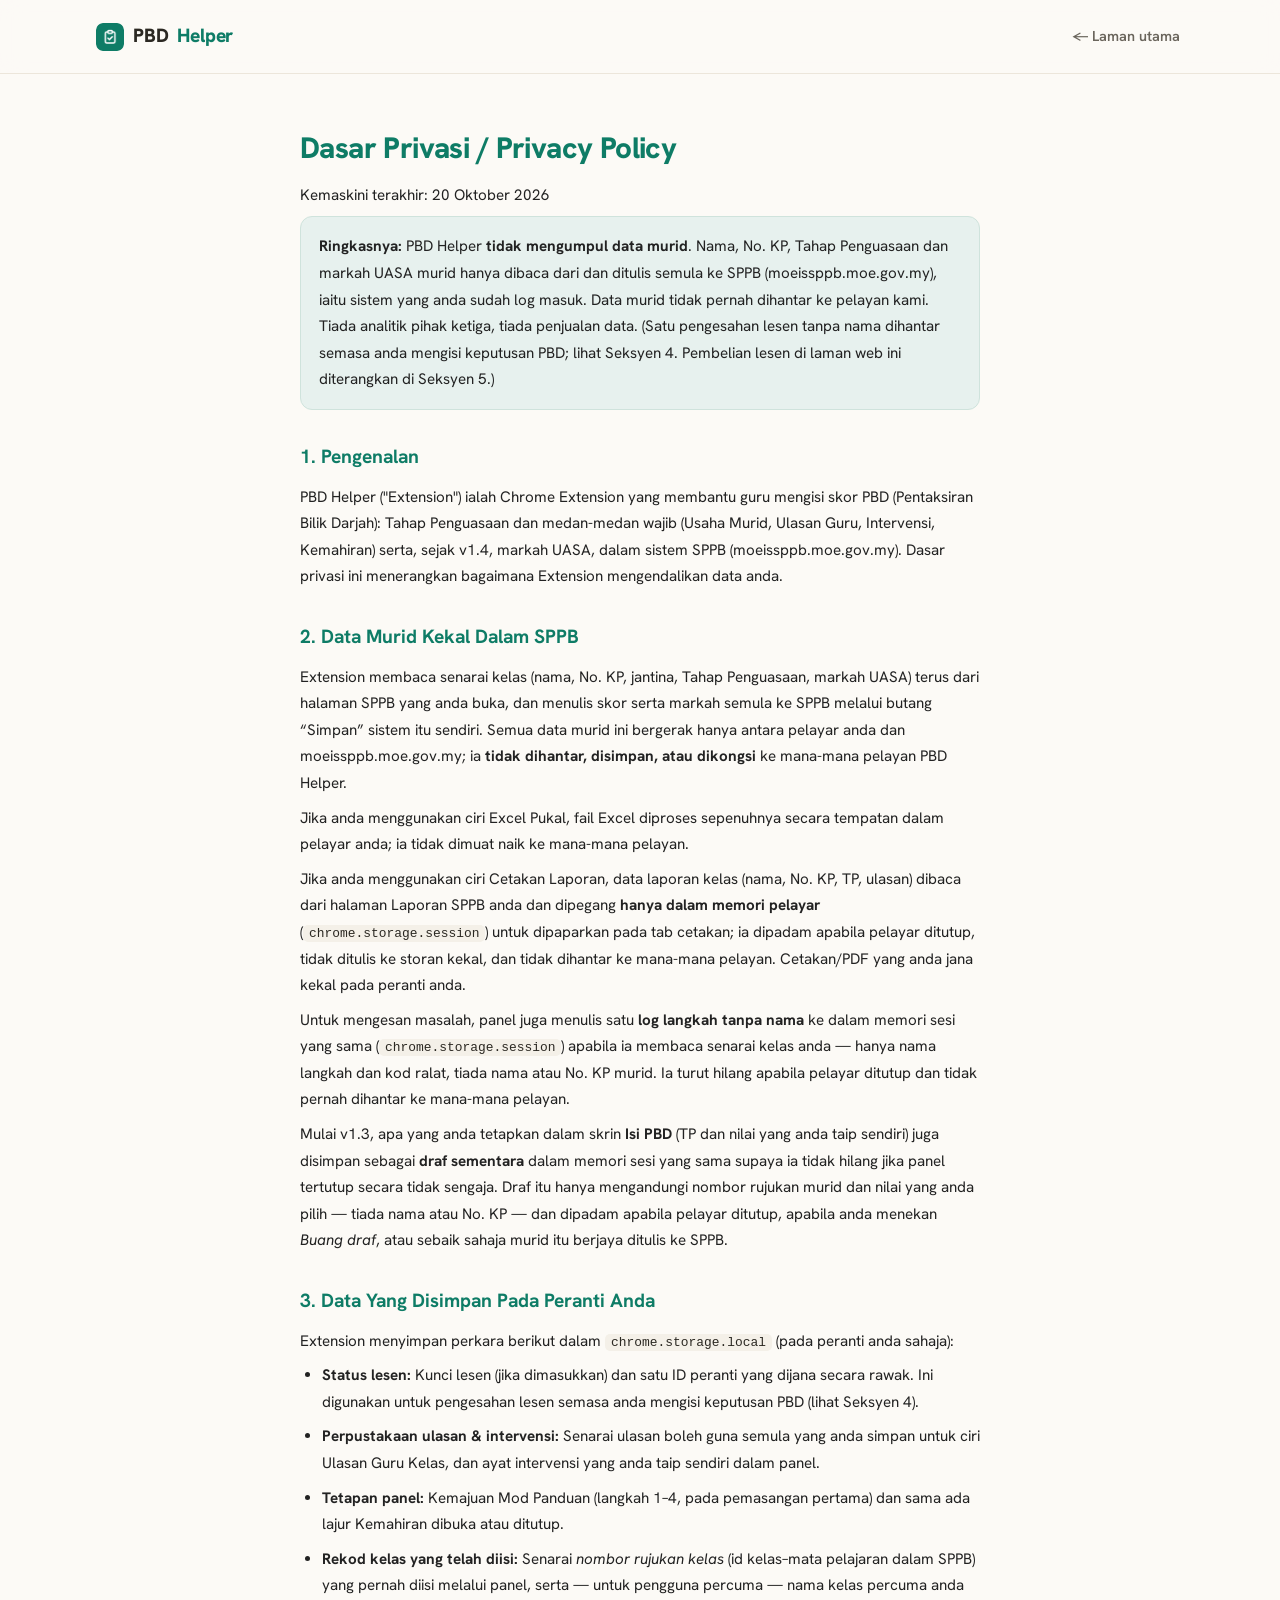
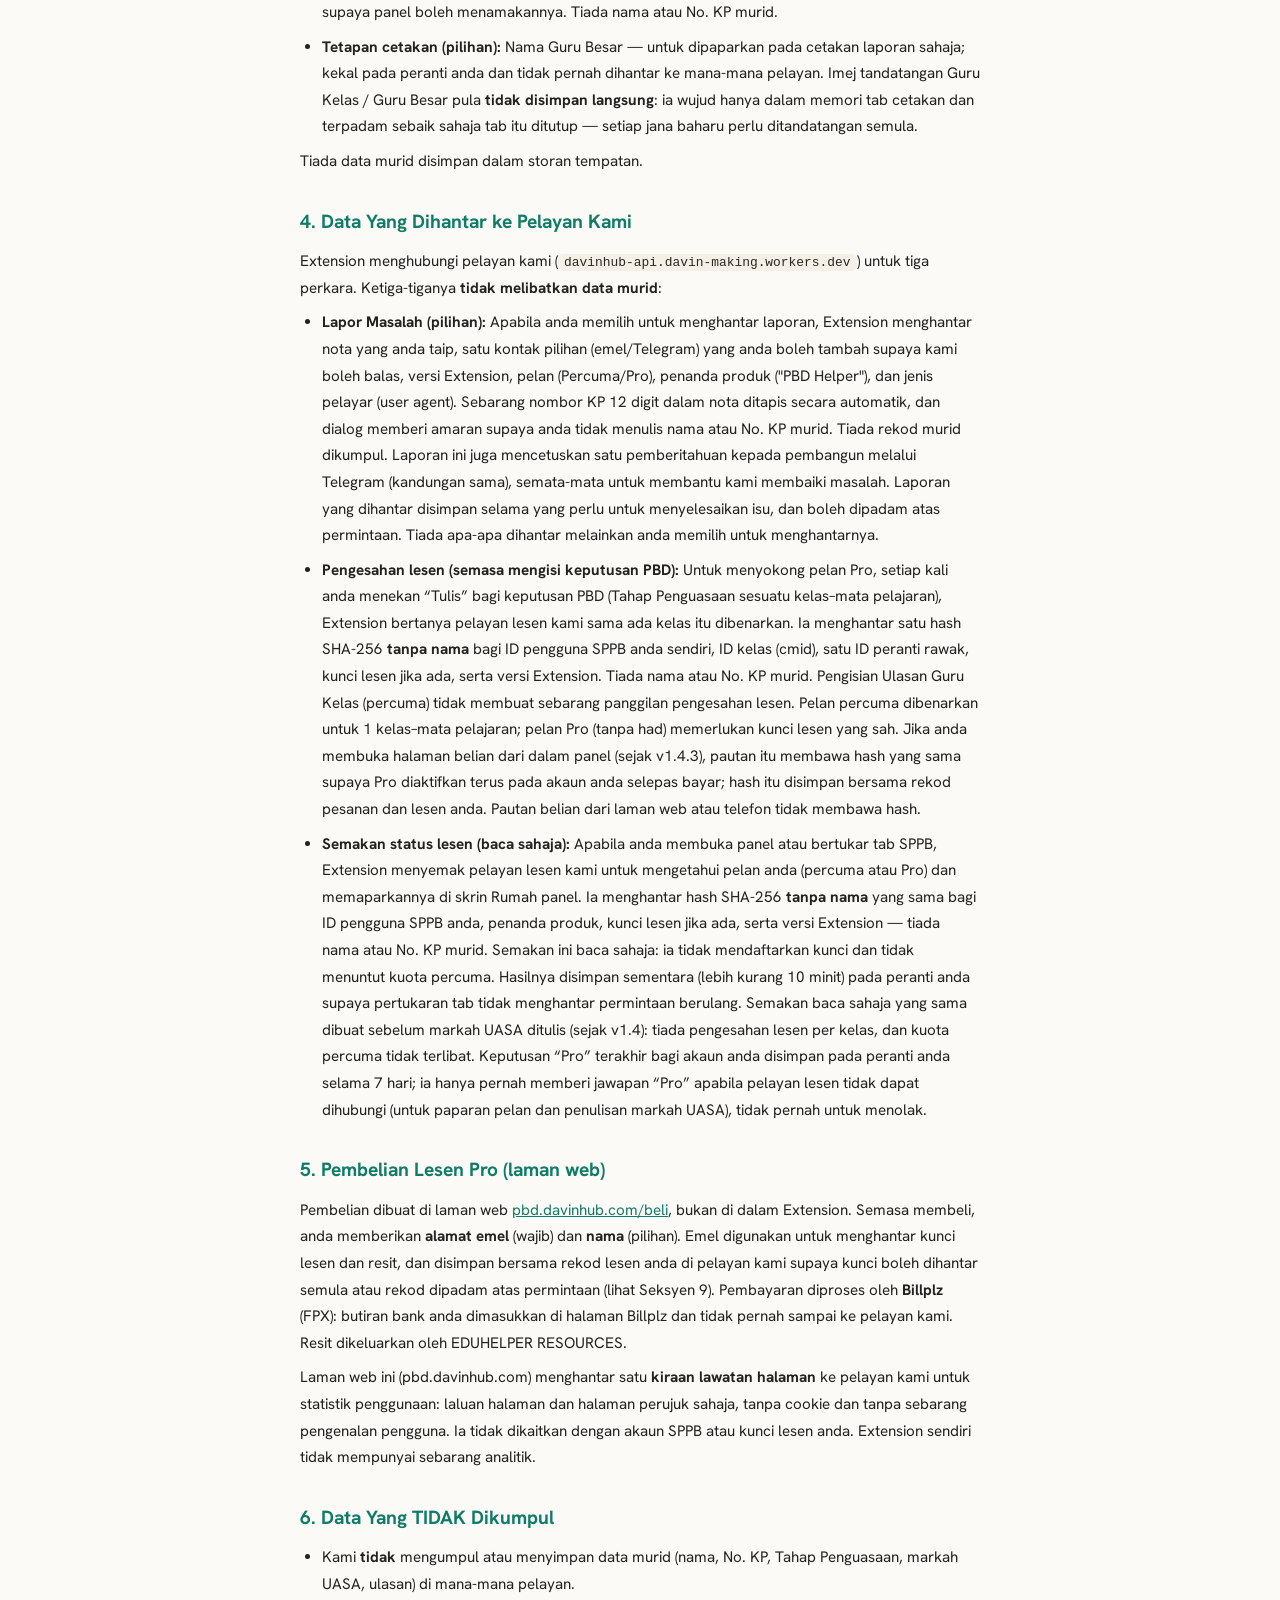
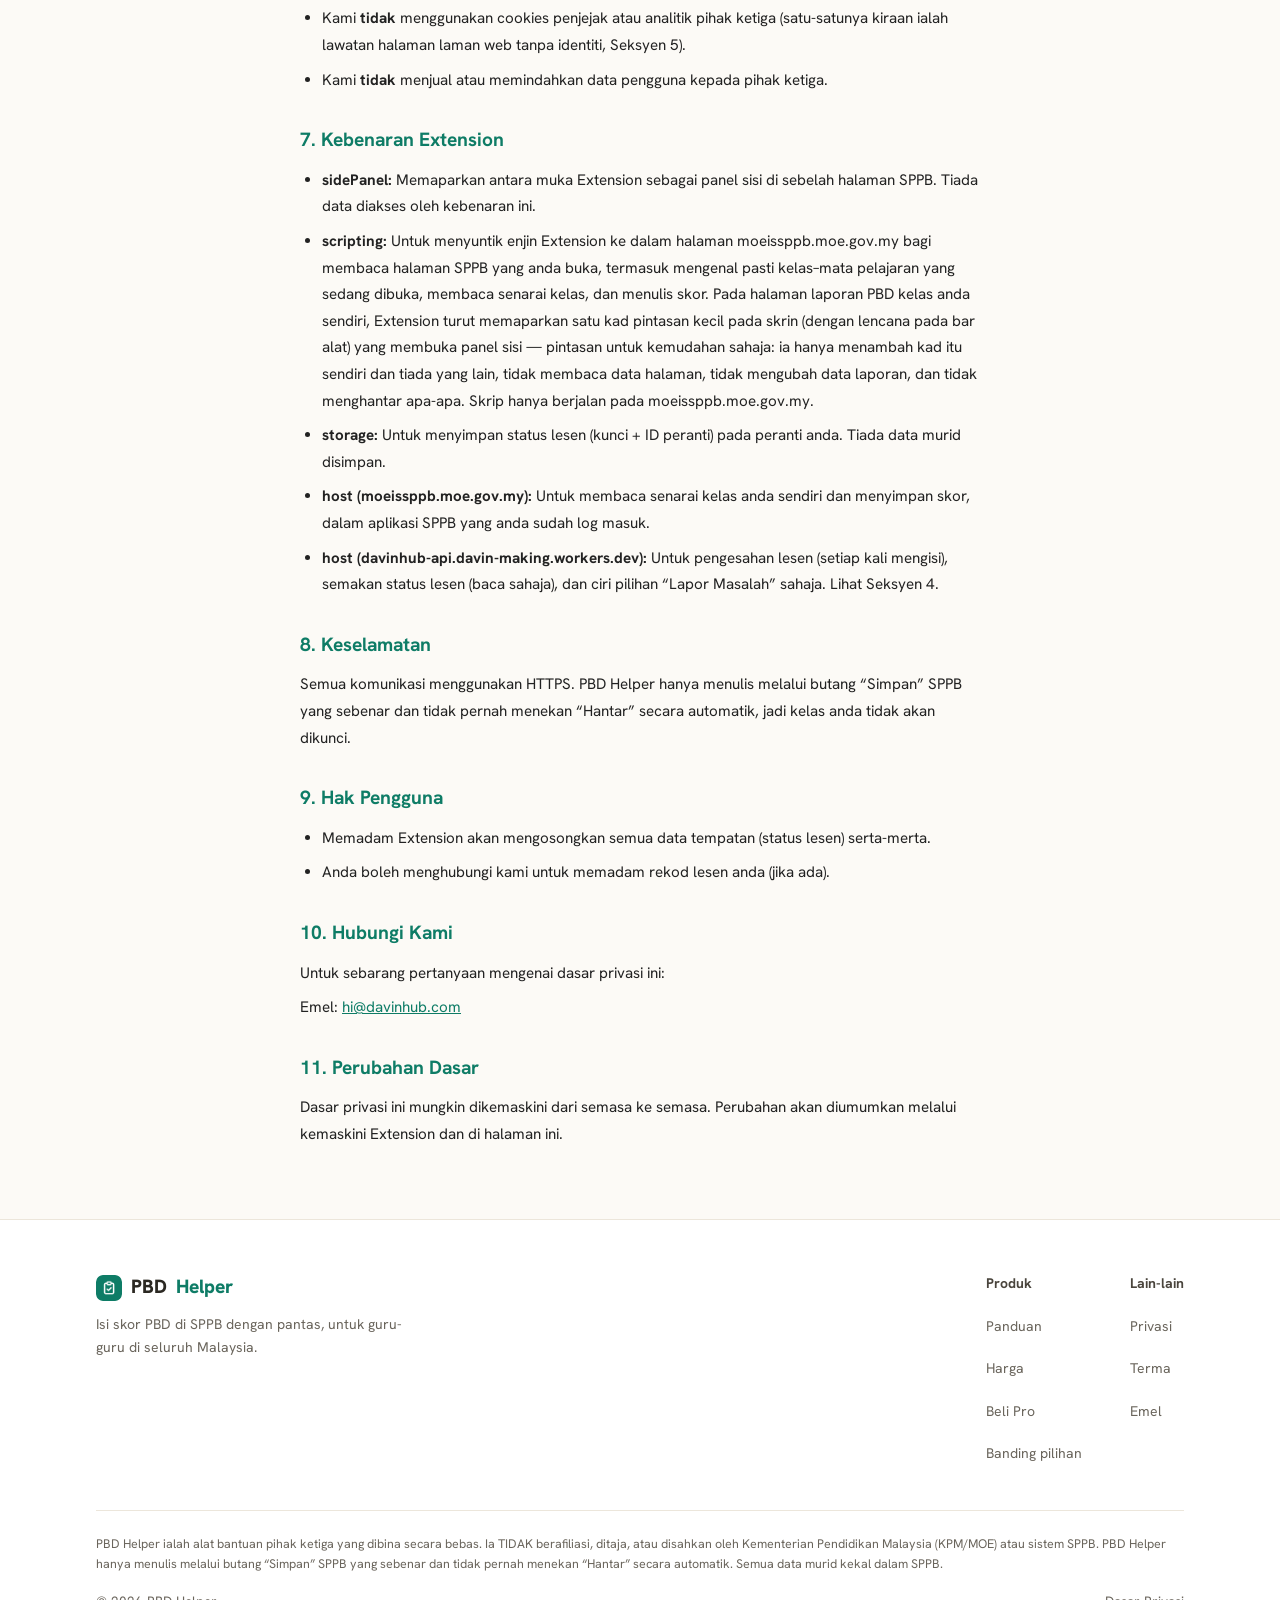
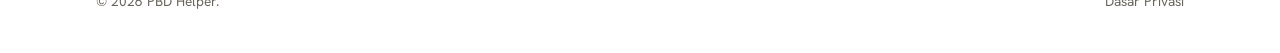
<file: privacy.html>
<!DOCTYPE html>
<html lang="ms">
<head>
  <meta charset="UTF-8">
  <meta name="viewport" content="width=device-width, initial-scale=1">
  <link rel="icon" type="image/png" href="favicon.png">
  <link rel="apple-touch-icon" href="icon128.png">
  <title>Dasar Privasi — PBD Helper</title>
  <meta name="description" content="Dasar privasi PBD Helper Chrome Extension. Tiada data murid dikumpul, tiada cookies penjejak, tiada analitik pihak ketiga. Data murid kekal dalam SPPB.">
  <link rel="canonical" href="https://pbd.davinhub.com/privacy">
  <meta property="og:title" content="Dasar Privasi — PBD Helper">
  <meta property="og:description" content="Dasar privasi PBD Helper. Tiada data murid dikumpul, tiada cookies penjejak, tiada analitik pihak ketiga.">
  <meta property="og:type" content="website">
  <meta property="og:url" content="https://pbd.davinhub.com/privacy">
  <meta property="og:locale" content="ms_MY">
  <meta property="og:site_name" content="PBD Helper">
  <meta property="og:image" content="https://pbd.davinhub.com/og-image-v14.png">
  <meta property="og:image:width" content="1200">
  <meta property="og:image:height" content="630">
  <meta name="twitter:card" content="summary_large_image">
  <meta name="twitter:title" content="Dasar Privasi — PBD Helper">
  <meta name="twitter:description" content="Dasar privasi PBD Helper Chrome Extension. Tiada data murid dikumpul, tiada cookies penjejak, tiada analitik pihak ketiga. Data murid kekal dalam SPPB.">
  <meta name="twitter:image" content="https://pbd.davinhub.com/og-image-v14.png">
  <link rel="preconnect" href="https://fonts.googleapis.com">
  <link rel="preconnect" href="https://fonts.gstatic.com" crossorigin>
  <link href="https://fonts.googleapis.com/css2?family=Hanken+Grotesk:wght@400;500;600;700;800&display=swap" rel="stylesheet">
  <link rel="stylesheet" href="/site.css?v=20260902b">
  <script type="application/ld+json">
  {
    "@context": "https://schema.org",
    "@graph": [
      {
        "@type": "BreadcrumbList",
        "itemListElement": [
          { "@type": "ListItem", "position": 1, "name": "Laman utama", "item": "https://pbd.davinhub.com/" },
          { "@type": "ListItem", "position": 2, "name": "Dasar Privasi", "item": "https://pbd.davinhub.com/privacy" }
        ]
      },
      {
        "@type": "WebPage",
        "name": "Dasar Privasi PBD Helper",
        "url": "https://pbd.davinhub.com/privacy",
        "inLanguage": "ms-MY",
        "dateModified": "2026-10-20",
        "isPartOf": { "@type": "WebSite", "name": "PBD Helper", "url": "https://pbd.davinhub.com/" },
        "about": { "@type": "SoftwareApplication", "name": "PBD Helper", "url": "https://pbd.davinhub.com/" }
      }
    ]
  }
  </script>
  <style>

    /* Article */
    .page-main { max-width: 720px; margin: 0 auto; padding: 48px 20px 64px; line-height: 1.75; }
    h1 { font-size: 1.85rem; font-weight: 800; letter-spacing: -0.02em; margin-bottom: 8px; color: var(--teal); }
    h2 { font-size: 1.2rem; font-weight: 700; margin: 30px 0 10px; color: var(--teal); }
    .page-main p, .page-main li { font-size: 0.95rem; color: var(--ink); margin-bottom: 8px; }
    .page-main ul { padding-left: 22px; margin-bottom: 8px; }
    .page-main a { color: var(--teal); }
    .page-main a:hover { text-decoration: underline; }
    .updated { font-size: 0.82rem; color: var(--muted); margin-bottom: 26px; }
    .lede { background: var(--teal-tint); border: 1px solid #cfe3dc; border-radius: 12px; padding: 16px 18px; font-size: 0.95rem; color: var(--teal-deep); margin-bottom: 8px; }
    code { font-family: ui-monospace, SFMono-Regular, Menlo, monospace; font-size: 0.85em; background: var(--n-100); padding: 1px 6px; border-radius: 5px; color: var(--n-900); }

  </style>
</head>
<body>
  <a class="skip-link" href="#main">Langkau ke kandungan</a>
  <!-- Nav -->
  <nav aria-label="Navigasi utama">
    <div class="nav-inner">
      <a href="/" class="nav-logo"><img src="icon128.png" alt="" aria-hidden="true" width="28" height="28">PBD <span>Helper</span></a>
      <a href="/" class="nav-back">&larr; Laman utama</a>
    </div>
  </nav>

  <main class="page-main" id="main">
  <h1>Dasar Privasi / Privacy Policy</h1>
  <p class="updated">Kemaskini terakhir: 20 Oktober 2026</p>

  <p class="lede"><strong>Ringkasnya:</strong> PBD Helper <strong>tidak mengumpul data murid</strong>. Nama,
  No. KP, Tahap Penguasaan dan markah UASA murid hanya dibaca dari dan ditulis semula ke SPPB
  (moeissppb.moe.gov.my), iaitu sistem yang anda sudah log masuk. Data murid tidak pernah dihantar ke
  pelayan kami. Tiada analitik pihak ketiga, tiada penjualan data. (Satu pengesahan lesen tanpa nama dihantar
  semasa anda mengisi keputusan PBD; lihat Seksyen 4. Pembelian lesen di laman web ini diterangkan di Seksyen 5.)</p>

  <h2>1. Pengenalan</h2>
  <p>PBD Helper ("Extension") ialah Chrome Extension yang membantu guru mengisi skor PBD
  (Pentaksiran Bilik Darjah): Tahap Penguasaan dan medan-medan wajib (Usaha Murid, Ulasan Guru,
  Intervensi, Kemahiran) serta, sejak v1.4, markah UASA, dalam sistem SPPB (moeissppb.moe.gov.my). Dasar privasi ini menerangkan
  bagaimana Extension mengendalikan data anda.</p>

  <h2>2. Data Murid Kekal Dalam SPPB</h2>
  <p>Extension membaca senarai kelas (nama, No. KP, jantina, Tahap Penguasaan, markah UASA) terus dari halaman
  SPPB yang anda buka, dan menulis skor serta markah semula ke SPPB melalui butang &ldquo;Simpan&rdquo; sistem itu sendiri.
  Semua data murid ini bergerak hanya antara pelayar anda dan moeissppb.moe.gov.my; ia
  <strong>tidak dihantar, disimpan, atau dikongsi</strong> ke mana-mana pelayan PBD Helper.</p>
  <p>Jika anda menggunakan ciri Excel Pukal, fail Excel diproses sepenuhnya secara tempatan dalam
  pelayar anda; ia tidak dimuat naik ke mana-mana pelayan.</p>
  <p>Jika anda menggunakan ciri Cetakan Laporan, data laporan kelas (nama, No. KP, TP, ulasan)
  dibaca dari halaman Laporan SPPB anda dan dipegang <strong>hanya dalam memori pelayar</strong>
  (<code>chrome.storage.session</code>) untuk dipaparkan pada tab cetakan; ia dipadam apabila
  pelayar ditutup, tidak ditulis ke storan kekal, dan tidak dihantar ke mana-mana pelayan.
  Cetakan/PDF yang anda jana kekal pada peranti anda.</p>
  <p>Untuk mengesan masalah, panel juga menulis satu <strong>log langkah tanpa nama</strong> ke dalam
  memori sesi yang sama (<code>chrome.storage.session</code>) apabila ia membaca senarai kelas anda &mdash;
  hanya nama langkah dan kod ralat, tiada nama atau No. KP murid. Ia turut hilang apabila pelayar ditutup
  dan tidak pernah dihantar ke mana-mana pelayan.</p>
  <p>Mulai v1.3, apa yang anda tetapkan dalam skrin <strong>Isi PBD</strong> (TP dan nilai yang anda taip
  sendiri) juga disimpan sebagai <strong>draf sementara</strong> dalam memori sesi yang sama supaya ia tidak
  hilang jika panel tertutup secara tidak sengaja. Draf itu hanya mengandungi nombor rujukan murid dan nilai
  yang anda pilih &mdash; tiada nama atau No. KP &mdash; dan dipadam apabila pelayar ditutup, apabila anda
  menekan <em>Buang draf</em>, atau sebaik sahaja murid itu berjaya ditulis ke SPPB.</p>

  <h2>3. Data Yang Disimpan Pada Peranti Anda</h2>
  <p>Extension menyimpan perkara berikut dalam <code>chrome.storage.local</code> (pada peranti
  anda sahaja):</p>
  <ul>
    <li><strong>Status lesen:</strong> Kunci lesen (jika dimasukkan) dan satu ID peranti yang dijana
    secara rawak. Ini digunakan untuk pengesahan lesen semasa anda mengisi keputusan PBD (lihat Seksyen 4).</li>
    <li><strong>Perpustakaan ulasan &amp; intervensi:</strong> Senarai ulasan boleh guna semula yang
    anda simpan untuk ciri Ulasan Guru Kelas, dan ayat intervensi yang anda taip sendiri dalam panel.</li>
    <li><strong>Tetapan panel:</strong> Kemajuan Mod Panduan (langkah 1&ndash;4, pada pemasangan pertama)
    dan sama ada lajur Kemahiran dibuka atau ditutup.</li>
    <li><strong>Rekod kelas yang telah diisi:</strong> Senarai <em>nombor rujukan kelas</em> (id
    kelas&ndash;mata pelajaran dalam SPPB) yang pernah diisi melalui panel, serta &mdash; untuk pengguna
    percuma &mdash; nama kelas percuma anda supaya panel boleh menamakannya. Tiada nama atau No. KP murid.</li>
    <li><strong>Tetapan cetakan (pilihan):</strong> Nama Guru Besar — untuk dipaparkan pada
    cetakan laporan sahaja; kekal pada peranti anda dan tidak pernah dihantar ke mana-mana pelayan.
    Imej tandatangan Guru Kelas / Guru Besar pula <strong>tidak disimpan langsung</strong>: ia wujud
    hanya dalam memori tab cetakan dan terpadam sebaik sahaja tab itu ditutup — setiap jana baharu
    perlu ditandatangan semula.</li>
  </ul>
  <p>Tiada data murid disimpan dalam storan tempatan.</p>

  <h2>4. Data Yang Dihantar ke Pelayan Kami</h2>
  <p>Extension menghubungi pelayan kami (<code>davinhub-api.davin-making.workers.dev</code>) untuk tiga
  perkara. Ketiga-tiganya <strong>tidak melibatkan data murid</strong>:</p>
  <ul>
    <li><strong>Lapor Masalah (pilihan):</strong> Apabila anda memilih untuk menghantar laporan,
    Extension menghantar nota yang anda taip, satu kontak pilihan (emel/Telegram) yang anda boleh
    tambah supaya kami boleh balas, versi Extension, pelan (Percuma/Pro), penanda produk
    ("PBD Helper"), dan jenis pelayar (user agent). Sebarang nombor KP 12 digit dalam nota ditapis
    secara automatik, dan dialog memberi amaran supaya anda tidak menulis nama atau No. KP murid.
    Tiada rekod murid dikumpul. Laporan ini juga mencetuskan satu pemberitahuan kepada pembangun
    melalui Telegram (kandungan sama), semata-mata untuk membantu kami membaiki masalah. Laporan
    yang dihantar disimpan selama yang perlu untuk menyelesaikan isu, dan boleh dipadam atas
    permintaan. Tiada apa-apa dihantar melainkan anda memilih untuk menghantarnya.</li>
    <li><strong>Pengesahan lesen (semasa mengisi keputusan PBD):</strong> Untuk menyokong pelan Pro,
    setiap kali anda menekan &ldquo;Tulis&rdquo; bagi keputusan PBD (Tahap Penguasaan sesuatu
    kelas&ndash;mata pelajaran), Extension bertanya pelayan lesen kami sama ada kelas itu dibenarkan.
    Ia menghantar satu hash SHA-256 <strong>tanpa nama</strong> bagi ID pengguna SPPB anda sendiri,
    ID kelas (cmid), satu ID peranti rawak, kunci lesen jika ada, serta versi Extension. Tiada nama atau No. KP murid.
    Pengisian Ulasan Guru Kelas (percuma) tidak membuat sebarang panggilan pengesahan lesen. Pelan
    percuma dibenarkan untuk 1 kelas&ndash;mata pelajaran; pelan Pro (tanpa had) memerlukan kunci
    lesen yang sah. Jika anda membuka halaman belian dari dalam panel (sejak v1.4.3), pautan itu membawa hash
    yang sama supaya Pro diaktifkan terus pada akaun anda selepas bayar; hash itu disimpan bersama rekod pesanan
    dan lesen anda. Pautan belian dari laman web atau telefon tidak membawa hash.</li>
    <li><strong>Semakan status lesen (baca sahaja):</strong> Apabila anda membuka panel atau bertukar
    tab SPPB, Extension menyemak pelayan lesen kami untuk mengetahui pelan anda (percuma atau Pro)
    dan memaparkannya di skrin Rumah panel. Ia menghantar hash SHA-256 <strong>tanpa nama</strong> yang sama bagi ID
    pengguna SPPB anda, penanda produk, kunci lesen jika ada, serta versi Extension &mdash; tiada nama atau No. KP
    murid. Semakan ini baca sahaja: ia tidak mendaftarkan kunci dan tidak menuntut kuota percuma.
    Hasilnya disimpan sementara (lebih kurang 10 minit) pada peranti anda supaya pertukaran tab
    tidak menghantar permintaan berulang. Semakan baca sahaja yang sama dibuat sebelum markah UASA ditulis
    (sejak v1.4): tiada pengesahan lesen per kelas, dan kuota percuma tidak terlibat. Keputusan &ldquo;Pro&rdquo;
    terakhir bagi akaun anda disimpan pada peranti anda selama 7 hari; ia hanya pernah memberi jawapan &ldquo;Pro&rdquo;
    apabila pelayan lesen tidak dapat dihubungi (untuk paparan pelan dan penulisan markah UASA), tidak pernah untuk menolak.</li>
  </ul>

  <h2>5. Pembelian Lesen Pro (laman web)</h2>
  <p>Pembelian dibuat di laman web <a href="/beli">pbd.davinhub.com/beli</a>, bukan di dalam Extension.
  Semasa membeli, anda memberikan <strong>alamat emel</strong> (wajib) dan <strong>nama</strong> (pilihan).
  Emel digunakan untuk menghantar kunci lesen dan resit, dan disimpan bersama rekod lesen anda di pelayan kami
  supaya kunci boleh dihantar semula atau rekod dipadam atas permintaan (lihat Seksyen 9). Pembayaran diproses
  oleh <strong>Billplz</strong> (FPX): butiran bank anda dimasukkan di halaman Billplz dan tidak pernah sampai
  ke pelayan kami. Resit dikeluarkan oleh EDUHELPER RESOURCES.</p>
  <p>Laman web ini (pbd.davinhub.com) menghantar satu <strong>kiraan lawatan halaman</strong> ke pelayan kami
  untuk statistik penggunaan: laluan halaman dan halaman perujuk sahaja, tanpa cookie dan tanpa sebarang
  pengenalan pengguna. Ia tidak dikaitkan dengan akaun SPPB atau kunci lesen anda. Extension sendiri tidak
  mempunyai sebarang analitik.</p>

  <h2>6. Data Yang TIDAK Dikumpul</h2>
  <ul>
    <li>Kami <strong>tidak</strong> mengumpul atau menyimpan data murid (nama, No. KP, Tahap
    Penguasaan, markah UASA, ulasan) di mana-mana pelayan.</li>
    <li>Kami <strong>tidak</strong> menggunakan cookies penjejak atau analitik pihak ketiga (satu-satunya kiraan ialah lawatan halaman laman web tanpa identiti, Seksyen 5).</li>
    <li>Kami <strong>tidak</strong> menjual atau memindahkan data pengguna kepada pihak ketiga.</li>
  </ul>

  <h2>7. Kebenaran Extension</h2>
  <ul>
    <li><strong>sidePanel:</strong> Memaparkan antara muka Extension sebagai panel sisi di sebelah
    halaman SPPB. Tiada data diakses oleh kebenaran ini.</li>
    <li><strong>scripting:</strong> Untuk menyuntik enjin Extension ke dalam halaman
    moeissppb.moe.gov.my bagi membaca halaman SPPB yang anda buka, termasuk mengenal pasti
    kelas&ndash;mata pelajaran yang sedang dibuka, membaca senarai kelas, dan menulis skor. Pada
    halaman laporan PBD kelas anda sendiri, Extension turut memaparkan satu kad pintasan kecil pada
    skrin (dengan lencana pada bar alat) yang membuka panel sisi &mdash; pintasan untuk kemudahan
    sahaja: ia hanya menambah kad itu sendiri dan tiada yang lain, tidak membaca data halaman,
    tidak mengubah data laporan, dan tidak menghantar apa-apa. Skrip
    hanya berjalan pada moeissppb.moe.gov.my.</li>
    <li><strong>storage:</strong> Untuk menyimpan status lesen (kunci + ID peranti) pada peranti
    anda. Tiada data murid disimpan.</li>
    <li><strong>host (moeissppb.moe.gov.my):</strong> Untuk membaca senarai kelas anda sendiri dan
    menyimpan skor, dalam aplikasi SPPB yang anda sudah log masuk.</li>
    <li><strong>host (davinhub-api.davin-making.workers.dev):</strong> Untuk pengesahan lesen (setiap
    kali mengisi), semakan status lesen (baca sahaja), dan ciri pilihan &ldquo;Lapor Masalah&rdquo; sahaja.
    Lihat Seksyen 4.</li>
  </ul>

  <h2>8. Keselamatan</h2>
  <p>Semua komunikasi menggunakan HTTPS. PBD Helper hanya menulis melalui butang &ldquo;Simpan&rdquo; SPPB yang
  sebenar dan tidak pernah menekan &ldquo;Hantar&rdquo; secara automatik, jadi kelas anda tidak akan dikunci.</p>

  <h2>9. Hak Pengguna</h2>
  <ul>
    <li>Memadam Extension akan mengosongkan semua data tempatan (status lesen) serta-merta.</li>
    <li>Anda boleh menghubungi kami untuk memadam rekod lesen anda (jika ada).</li>
  </ul>

  <h2>10. Hubungi Kami</h2>
  <p>Untuk sebarang pertanyaan mengenai dasar privasi ini:</p>
  <p>Emel: <a href="mailto:hi@davinhub.com">hi@davinhub.com</a></p>

  <h2>11. Perubahan Dasar</h2>
  <p>Dasar privasi ini mungkin dikemaskini dari semasa ke semasa. Perubahan akan diumumkan melalui
  kemaskini Extension dan di halaman ini.</p>
  </main>

  <!-- Footer -->
  <footer>
    <div class="container">
      <div class="footer-inner">
        <div class="footer-brand">
          <div class="logo"><img src="icon128.png" alt="" aria-hidden="true" width="26" height="26">PBD <span>Helper</span></div>
          <p>Isi skor PBD di SPPB dengan pantas, untuk guru-guru di seluruh Malaysia.</p>
        </div>
        <div class="footer-links">
          <div class="footer-col">
            <h3>Produk</h3>
            <a href="/panduan">Panduan</a>
            <a href="/#harga">Harga</a>
            <a href="/beli">Beli Pro</a>
            <a href="/banding">Banding pilihan</a>
          </div>
          <div class="footer-col">
            <h3>Lain-lain</h3>
            <a href="/privacy">Privasi</a>
            <a href="/terma">Terma</a>
            <a href="mailto:hi@davinhub.com">Emel</a>
          </div>
        </div>
      </div>
      <p class="footer-disclaimer">
        PBD Helper ialah alat bantuan pihak ketiga yang dibina secara bebas. Ia TIDAK berafiliasi, ditaja, atau disahkan oleh Kementerian Pendidikan Malaysia (KPM/MOE) atau sistem SPPB. PBD Helper hanya menulis melalui butang &ldquo;Simpan&rdquo; SPPB yang sebenar dan tidak pernah menekan &ldquo;Hantar&rdquo; secara automatik. Semua data murid kekal dalam SPPB.
      </p>
      <div class="footer-bottom">
        <p>&copy; 2026 PBD Helper.</p>
        <a href="/privacy">Dasar Privasi</a>
      </div>
    </div>
  </footer>
  <script>
    /* Fire-and-forget pageview beacon -> davinhub /api/stats/hit.
       "/pbd" path prefix = site discriminator (page_events has no host column).
       Never blocks the page; skipped on local preview. */
    (() => {
      try {
        if (/^(localhost|127\.)/.test(location.hostname)) return;
        const payload = JSON.stringify({
          path: '/pbd' + location.pathname,
          ref: document.referrer || undefined,
        });
        const url = 'https://davinhub-api.davin-making.workers.dev/api/stats/hit';
        if (navigator.sendBeacon) navigator.sendBeacon(url, payload);
        else fetch(url, { method: 'POST', body: payload, keepalive: true });
      } catch (_) { /* ignore */ }
    })();
  </script>
</body>
</html>
</file>
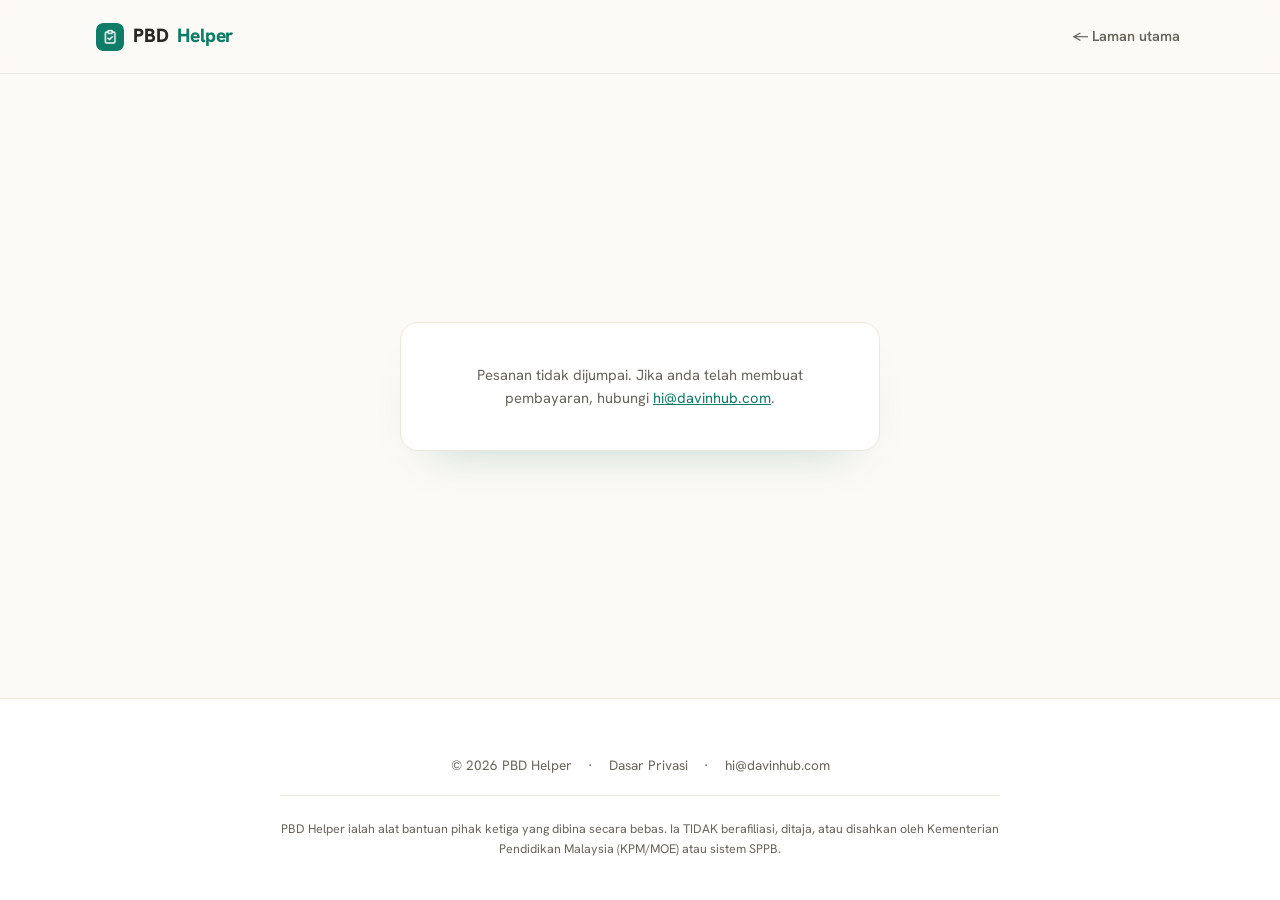
<file: success.html>
<!DOCTYPE html>
<html lang="ms">
<head>
  <meta charset="UTF-8">
  <meta name="viewport" content="width=device-width, initial-scale=1">
  <link rel="icon" type="image/png" href="favicon.png">
  <link rel="apple-touch-icon" href="icon128.png">
  <meta name="robots" content="noindex, nofollow">
  <title>Pembayaran Berjaya — PBD Helper Pro</title>
  <link rel="preconnect" href="https://fonts.googleapis.com">
  <link rel="preconnect" href="https://fonts.gstatic.com" crossorigin>
  <link href="https://fonts.googleapis.com/css2?family=Hanken+Grotesk:wght@400;500;600;700;800&display=swap" rel="stylesheet">
  <link rel="stylesheet" href="/site.css?v=20260902b">
  <style>
    body { font-family: "Hanken Grotesk", system-ui, sans-serif; color: var(--ink); background: var(--paper); min-height: 100vh; display: flex; flex-direction: column; font-size: 16px; line-height: 1.6; -webkit-font-smoothing: antialiased; }
    a { color: var(--teal); }

    main { flex: 1; display: flex; align-items: center; justify-content: center; padding: 48px 16px; }
    .card { background: var(--white); border: 1px solid var(--line); border-radius: 18px; padding: 40px 32px; max-width: 480px; width: 100%; text-align: center; box-shadow: 0 24px 50px -30px rgba(11,94,77,0.28); }

    /* Waiting state */
    .spinner { display: inline-block; width: 30px; height: 30px; border: 3px solid var(--line); border-top-color: var(--teal); border-radius: 50%; animation: spin 0.8s linear infinite; margin-bottom: 18px; }
    @keyframes spin { to { transform: rotate(360deg); } }
    @media (prefers-reduced-motion: reduce) { .spinner { animation: none; } }
    #waiting h2 { font-size: 1.2rem; font-weight: 700; color: var(--n-900); margin-bottom: 8px; }
    #msg { font-size: 0.92rem; color: var(--muted); }

    /* Done state */
    #done { text-align: center; }
    .done-check { width: 60px; height: 60px; margin: 0 auto 18px; border-radius: 50%; background: var(--teal-tint); color: var(--teal-deep); display: flex; align-items: center; justify-content: center; }
    .done-check svg { width: 30px; height: 30px; }
    #done h1 { font-size: 1.5rem; font-weight: 800; letter-spacing: -0.02em; color: var(--n-900); margin-bottom: 6px; }
    #done .sub { font-size: 0.92rem; color: var(--muted); margin-bottom: 24px; }

    .key-box { background: var(--teal-tint); border: 1px solid #cfe3dc; border-radius: 14px; padding: 20px 16px 16px; margin-bottom: 22px; }
    .key-label { font-size: 0.72rem; font-weight: 700; text-transform: uppercase; letter-spacing: 0.05em; color: var(--teal-deep); margin-bottom: 8px; }
    #key { font-family: ui-monospace, "Cascadia Code", "Fira Code", monospace; font-size: 1.5rem; font-weight: 700; color: var(--teal-deep); letter-spacing: 0.12em; user-select: all; word-break: break-all; }
    .copy-btn { display: inline-flex; align-items: center; justify-content: center; gap: 7px; margin-top: 14px; padding: 10px 24px; min-height: 44px; background: var(--teal); color: var(--white); border: none; border-radius: 10px; font: inherit; font-size: 0.88rem; font-weight: 700; cursor: pointer; transition: background 0.15s; }
    .copy-btn:hover { background: var(--teal-deep); }
    .copy-btn.copied { background: var(--teal-deep); }

    .steps { text-align: left; margin: 22px 0; padding: 0; list-style: none; display: grid; gap: 10px; }
    .steps li { position: relative; padding: 13px 14px 13px 48px; background: var(--paper); border: 1px solid var(--line); border-radius: 12px; font-size: 0.9rem; color: var(--n-700); line-height: 1.5; }
    .steps li::before { content: attr(data-n); position: absolute; left: 13px; top: 50%; transform: translateY(-50%); width: 24px; height: 24px; border-radius: 50%; background: var(--teal); color: var(--white); font-weight: 700; font-size: 0.8rem; display: grid; place-items: center; }
    .steps li strong { color: var(--n-900); }
    .tg-group { display: block; margin-top: 18px; padding: 14px 16px; background: #e7f1ee; border: 1px solid var(--teal); border-radius: 12px; text-decoration: none; text-align: left; transition: background .15s; }
    .tg-group:hover { background: #dcebe6; }
    .tg-group strong { display: block; color: #0b5e4d; font-size: 0.95rem; margin-bottom: 3px; }
    .tg-group span { display: block; color: var(--n-700); font-size: 0.82rem; line-height: 1.45; }

    .email-note[hidden], .steps[hidden] { display: none; }
    .email-note { margin-top: 18px; font-size: 0.82rem; color: var(--n-700); background: var(--n-50); border: 1px solid var(--line); border-radius: 10px; padding: 12px 14px; line-height: 1.55; text-align: left; }

    /* Footer (matches index.html) */
    footer { padding: 40px 0; border-top: 1px solid var(--line); background: var(--white); }
    .footer-bottom { display: flex; flex-wrap: wrap; justify-content: center; gap: 8px 16px; align-items: center; font-size: 0.85rem; color: var(--muted); }
    .footer-bottom a { color: var(--muted); text-decoration: none; }
    .footer-bottom a:hover { color: var(--teal); }
    .footer-disclaimer { max-width: 720px; margin: 18px auto 0; font-size: 0.78rem; color: var(--muted); line-height: 1.6; text-align: center; }
  </style>
</head>
<body>
  <a class="skip-link" href="#main">Langkau ke kandungan</a>
  <!-- Nav -->
  <nav aria-label="Navigasi utama">
    <div class="nav-inner">
      <a href="/" class="nav-logo"><img src="icon128.png" width="28" height="28" alt="" aria-hidden="true">PBD <span>Helper</span></a>
      <a class="nav-back" href="/">&larr; Laman utama</a>
    </div>
  </nav>

  <!-- aria-live: SR users must hear the key appear without manual exploration -->
  <main id="main"><div class="card" aria-live="polite">

    <!-- Waiting state -->
    <div id="waiting">
      <div class="spinner"></div>
      <h2>Mengesahkan pembayaran&hellip;</h2>
    </div>
    <!-- Fallback / failure message — OUTSIDE #waiting so it stays visible
         when the spinner block is hidden -->
    <p id="msg">Sila tunggu sebentar.</p>

    <!-- Done state (revealed by script) -->
    <div id="done" hidden>
      <div class="done-check" aria-hidden="true">
        <svg viewBox="0 0 24 24" fill="none" stroke="currentColor" stroke-width="2.5" stroke-linecap="round" stroke-linejoin="round"><path d="M20 6L9 17l-5-5"/></svg>
      </div>
      <h1>Pembayaran Berjaya!</h1>
      <p class="sub">Terima kasih kerana membeli PBD Helper Pro.</p>
      <div class="key-box">
        <div class="key-label">Kunci Lesen Anda</div>
        <div id="key">—</div>
        <button class="copy-btn" id="copyBtn" onclick="copyKey()">Salin Kunci</button>
      </div>
      <div class="email-note" id="boundNote" hidden><strong>Pro sudah aktif pada akaun anda.</strong> Buka semula panel PBD Helper (tekan ikon muat semula di atas panel) &mdash; lencana bertukar PRO. Kunci di atas untuk simpanan: guna hanya jika anda tukar akaun atau panel masih tertulis PERCUMA.</div>
      <ol class="steps" id="activateSteps">
        <li data-n="1">Pasang <strong>PBD Helper</strong> dari <a href="https://chromewebstore.google.com/detail/pbd-helper/hpjmhpolokbbhnjbnkddbjnomahanpoc" target="_blank" rel="noopener">Chrome Web Store</a> (jika belum) — Chrome, Edge, Brave atau Opera</li>
        <li data-n="2">Log masuk SPPB dan klik ikon PBD Helper pada toolbar untuk buka <strong>panel</strong></li>
        <li data-n="3">Di skrin <strong>Rumah</strong> panel, tekan <strong>&ldquo;Sudah beli? Aktifkan kunci&rdquo;</strong> di bahagian bawah, tampal kunci, klik <strong>Aktifkan</strong></li>
      </ol>
      <div class="email-note">Kunci ini juga dihantar ke emel anda. Semak folder Spam / Promosi sekiranya tidak nampak. Panduan penuh dengan gambar → <a href="/panduan">pbd.davinhub.com/panduan</a></div>
      <a class="tg-group" href="https://t.me/+nDdgpSi0pfgzMjU1" target="_blank" rel="noopener">
        <strong>Sertai Kumpulan Pro di Telegram</strong>
        <span>Sokongan pantas, tips &amp; kemas kini — khas untuk pengguna Pro.</span>
      </a>
    </div>

  </div></main>

  <!-- Footer (matches index.html) -->
  <footer>
    <div class="container">
      <div class="footer-bottom">
        <span>&copy; 2026 PBD Helper</span>
        <span>&middot;</span>
        <a href="/privacy">Dasar Privasi</a>
        <span>&middot;</span>
        <a href="mailto:hi@davinhub.com">hi@davinhub.com</a>
      </div>
      <p class="footer-disclaimer">
        PBD Helper ialah alat bantuan pihak ketiga yang dibina secara bebas. Ia TIDAK berafiliasi, ditaja, atau disahkan oleh Kementerian Pendidikan Malaysia (KPM/MOE) atau sistem SPPB.
      </p>
    </div>
  </footer>

  <script>
    const API = 'https://davinhub-api.davin-making.workers.dev';
    const params = new URLSearchParams(window.location.search);
    const ref = params.get('ref');
    const elKey = document.getElementById('key');
    const elMsg = document.getElementById('msg');
    // Static strings only — never interpolate query params into this.
    function showFallback(html) {
      document.getElementById('waiting').hidden = true;
      elMsg.innerHTML = html;
    }
    let tries = 0;
    async function poll() {
      // Billplz appends billplz[paid]=false when the payment failed or was
      // cancelled (single redirect_url for the bill) — no charge was made.
      if (params.get('billplz[paid]') === 'false') {
        showFallback('Pembayaran tidak berjaya atau dibatalkan &mdash; tiada caj dibuat. <a href="/beli">Cuba semula di halaman belian</a>, atau hubungi <a href="mailto:hi@davinhub.com">hi@davinhub.com</a> jika anda rasa ini satu kesilapan.');
        return;
      }
      if (!ref) { showFallback('Pesanan tidak dijumpai. Jika anda telah membuat pembayaran, hubungi <a href="mailto:hi@davinhub.com">hi@davinhub.com</a>.'); return; }
      try {
        const r = await fetch(API + '/api/license-purchase/status?ref=' + encodeURIComponent(ref));
        const j = await r.json();
        if (j.ok && j.data && j.data.status === 'fulfilled' && j.data.key) {
          elKey.textContent = j.data.key;
          // bound = the ORDER carried the panel's account hash (buy-unlock): no key paste needed
          if (j.data.bound === true) {
            document.getElementById('boundNote').hidden = false;
            document.getElementById('activateSteps').hidden = true;
          }
          elMsg.hidden = true;
          document.getElementById('done').hidden = false;
          document.getElementById('waiting').hidden = true;
          return;
        }
      } catch (_) {}
      if (++tries < 40) setTimeout(poll, 2000);              // ~80s
      else { showFallback('Pengesahan mengambil masa lebih lama daripada biasa. Jika pembayaran anda berjaya, kunci akan dihantar ke emel anda &mdash; semak emel (termasuk folder Spam) atau hubungi <a href="mailto:hi@davinhub.com">hi@davinhub.com</a>.'); }
    }
    poll();

    function copyKey() {
      const key = elKey.textContent;
      const btn = document.getElementById('copyBtn');
      navigator.clipboard.writeText(key).then(() => {
        btn.textContent = 'Disalin!';
        btn.classList.add('copied');
        setTimeout(() => { btn.textContent = 'Salin Kunci'; btn.classList.remove('copied'); }, 2000);
      }).catch(() => {
        btn.textContent = 'Tekan kunci di atas untuk salin';
        setTimeout(() => { btn.textContent = 'Salin Kunci'; }, 4000);
      });
    }
  </script>
  <script>
    /* Fire-and-forget pageview beacon -> davinhub /api/stats/hit.
       "/pbd" path prefix = site discriminator (page_events has no host column).
       Never blocks the page; skipped on local preview. */
    (() => {
      try {
        if (/^(localhost|127\.)/.test(location.hostname)) return;
        const payload = JSON.stringify({
          path: '/pbd' + location.pathname,
          ref: document.referrer || undefined,
        });
        const url = 'https://davinhub-api.davin-making.workers.dev/api/stats/hit';
        if (navigator.sendBeacon) navigator.sendBeacon(url, payload);
        else fetch(url, { method: 'POST', body: payload, keepalive: true });
      } catch (_) { /* ignore */ }
    })();
  </script>
</body>
</html>
</file>
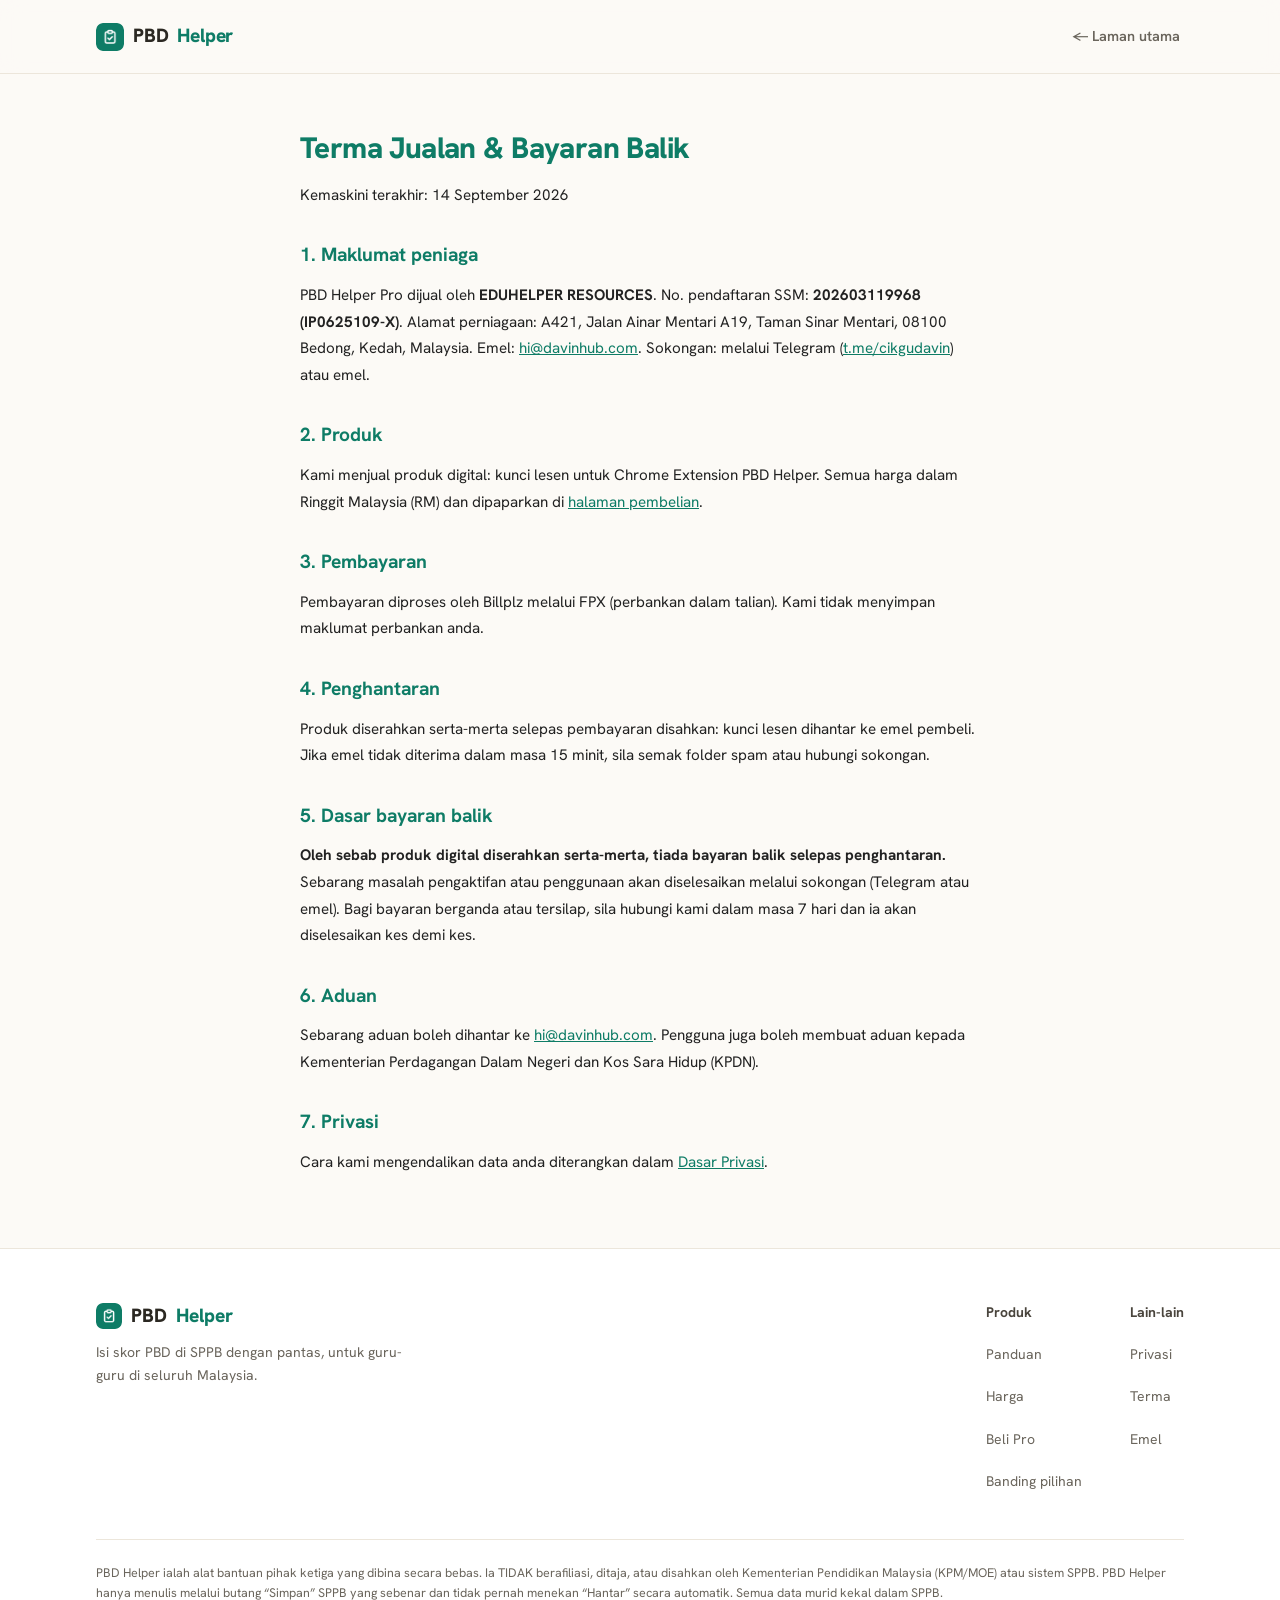
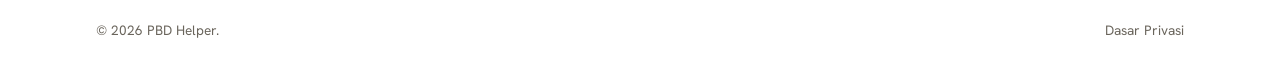
<file: terma.html>
<!DOCTYPE html>
<html lang="ms">
<head>
  <meta charset="UTF-8">
  <meta name="viewport" content="width=device-width, initial-scale=1">
  <link rel="icon" type="image/png" href="favicon.png">
  <link rel="apple-touch-icon" href="icon128.png">
  <title>Terma Jualan — PBD Helper</title>
  <meta name="description" content="Terma jualan PBD Helper: maklumat peniaga (EDUHELPER RESOURCES), pembayaran, penghantaran kunci lesen dan dasar bayaran balik.">
  <link rel="canonical" href="https://pbd.davinhub.com/terma">
  <meta property="og:title" content="Terma Jualan — PBD Helper">
  <meta property="og:description" content="Terma jualan PBD Helper: maklumat peniaga (EDUHELPER RESOURCES), pembayaran, penghantaran kunci lesen dan dasar bayaran balik.">
  <meta property="og:type" content="website">
  <meta property="og:url" content="https://pbd.davinhub.com/terma">
  <meta property="og:locale" content="ms_MY">
  <meta property="og:site_name" content="PBD Helper">
  <meta property="og:image" content="https://pbd.davinhub.com/og-image-v14.png">
  <meta property="og:image:width" content="1200">
  <meta property="og:image:height" content="630">
  <meta name="twitter:card" content="summary_large_image">
  <meta name="twitter:title" content="Terma Jualan — PBD Helper">
  <meta name="twitter:description" content="Terma jualan PBD Helper: maklumat peniaga (EDUHELPER RESOURCES), pembayaran, penghantaran kunci lesen dan dasar bayaran balik.">
  <meta name="twitter:image" content="https://pbd.davinhub.com/og-image-v14.png">
  <link rel="preconnect" href="https://fonts.googleapis.com">
  <link rel="preconnect" href="https://fonts.gstatic.com" crossorigin>
  <link href="https://fonts.googleapis.com/css2?family=Hanken+Grotesk:wght@400;500;600;700;800&display=swap" rel="stylesheet">
  <link rel="stylesheet" href="/site.css?v=20260902b">
  <script type="application/ld+json">
  {
    "@context": "https://schema.org",
    "@graph": [
      {
        "@type": "BreadcrumbList",
        "itemListElement": [
          { "@type": "ListItem", "position": 1, "name": "Laman utama", "item": "https://pbd.davinhub.com/" },
          { "@type": "ListItem", "position": 2, "name": "Terma Jualan", "item": "https://pbd.davinhub.com/terma" }
        ]
      },
      {
        "@type": "WebPage",
        "name": "Terma Jualan PBD Helper",
        "url": "https://pbd.davinhub.com/terma",
        "inLanguage": "ms-MY",
        "dateModified": "2026-09-14",
        "isPartOf": { "@type": "WebSite", "name": "PBD Helper", "url": "https://pbd.davinhub.com/" },
        "about": { "@type": "SoftwareApplication", "name": "PBD Helper", "url": "https://pbd.davinhub.com/" }
      }
    ]
  }
  </script>
  <style>

    /* Article */
    .page-main { max-width: 720px; margin: 0 auto; padding: 48px 20px 64px; line-height: 1.75; }
    h1 { font-size: 1.85rem; font-weight: 800; letter-spacing: -0.02em; margin-bottom: 8px; color: var(--teal); }
    h2 { font-size: 1.2rem; font-weight: 700; margin: 30px 0 10px; color: var(--teal); }
    .page-main p, .page-main li { font-size: 0.95rem; color: var(--ink); margin-bottom: 8px; }
    .page-main ul { padding-left: 22px; margin-bottom: 8px; }
    .page-main a { color: var(--teal); }
    .page-main a:hover { text-decoration: underline; }
    .updated { font-size: 0.82rem; color: var(--muted); margin-bottom: 26px; }
    .lede { background: var(--teal-tint); border: 1px solid #cfe3dc; border-radius: 12px; padding: 16px 18px; font-size: 0.95rem; color: var(--teal-deep); margin-bottom: 8px; }
    code { font-family: ui-monospace, SFMono-Regular, Menlo, monospace; font-size: 0.85em; background: var(--n-100); padding: 1px 6px; border-radius: 5px; color: var(--n-900); }

  </style>
</head>
<body>
  <a class="skip-link" href="#main">Langkau ke kandungan</a>
  <!-- Nav -->
  <nav aria-label="Navigasi utama">
    <div class="nav-inner">
      <a href="/" class="nav-logo"><img src="icon128.png" alt="" aria-hidden="true" width="28" height="28">PBD <span>Helper</span></a>
      <a href="/" class="nav-back">&larr; Laman utama</a>
    </div>
  </nav>

  <main class="page-main" id="main">
  <h1>Terma Jualan &amp; Bayaran Balik</h1>
  <p class="updated">Kemaskini terakhir: 14 September 2026</p>

  <h2>1. Maklumat peniaga</h2>
  <p>PBD Helper Pro dijual oleh <strong>EDUHELPER RESOURCES</strong>.
  No. pendaftaran SSM: <strong>202603119968 (IP0625109-X)</strong>.
  Alamat perniagaan: A421, Jalan Ainar Mentari A19, Taman Sinar Mentari, 08100 Bedong, Kedah, Malaysia.
  Emel: <a href="mailto:hi@davinhub.com">hi@davinhub.com</a>.
  Sokongan: melalui Telegram (<a href="https://t.me/cikgudavin" target="_blank" rel="noopener noreferrer">t.me/cikgudavin</a>) atau emel.</p>

  <h2>2. Produk</h2>
  <p>Kami menjual produk digital: kunci lesen untuk Chrome Extension PBD Helper.
  Semua harga dalam Ringgit Malaysia (RM) dan dipaparkan di <a href="/beli">halaman pembelian</a>.</p>

  <h2>3. Pembayaran</h2>
  <p>Pembayaran diproses oleh Billplz melalui FPX (perbankan dalam talian).
  Kami tidak menyimpan maklumat perbankan anda.</p>

  <h2>4. Penghantaran</h2>
  <p>Produk diserahkan serta-merta selepas pembayaran disahkan: kunci lesen dihantar ke emel pembeli.
  Jika emel tidak diterima dalam masa 15 minit, sila semak folder spam atau hubungi sokongan.</p>

  <h2>5. Dasar bayaran balik</h2>
  <p><strong>Oleh sebab produk digital diserahkan serta-merta, tiada bayaran balik selepas penghantaran.</strong>
  Sebarang masalah pengaktifan atau penggunaan akan diselesaikan melalui sokongan (Telegram atau emel).
  Bagi bayaran berganda atau tersilap, sila hubungi kami dalam masa 7 hari dan ia akan
  diselesaikan kes demi kes.</p>

  <h2>6. Aduan</h2>
  <p>Sebarang aduan boleh dihantar ke <a href="mailto:hi@davinhub.com">hi@davinhub.com</a>.
  Pengguna juga boleh membuat aduan kepada Kementerian Perdagangan Dalam Negeri dan Kos Sara Hidup (KPDN).</p>

  <h2>7. Privasi</h2>
  <p>Cara kami mengendalikan data anda diterangkan dalam <a href="/privacy">Dasar Privasi</a>.</p>
  </main>

  <!-- Footer -->
  <footer>
    <div class="container">
      <div class="footer-inner">
        <div class="footer-brand">
          <div class="logo"><img src="icon128.png" alt="" aria-hidden="true" width="26" height="26">PBD <span>Helper</span></div>
          <p>Isi skor PBD di SPPB dengan pantas, untuk guru-guru di seluruh Malaysia.</p>
        </div>
        <div class="footer-links">
          <div class="footer-col">
            <h3>Produk</h3>
            <a href="/panduan">Panduan</a>
            <a href="/#harga">Harga</a>
            <a href="/beli">Beli Pro</a>
            <a href="/banding">Banding pilihan</a>
          </div>
          <div class="footer-col">
            <h3>Lain-lain</h3>
            <a href="/privacy">Privasi</a>
            <a href="/terma">Terma</a>
            <a href="mailto:hi@davinhub.com">Emel</a>
          </div>
        </div>
      </div>
      <p class="footer-disclaimer">
        PBD Helper ialah alat bantuan pihak ketiga yang dibina secara bebas. Ia TIDAK berafiliasi, ditaja, atau disahkan oleh Kementerian Pendidikan Malaysia (KPM/MOE) atau sistem SPPB. PBD Helper hanya menulis melalui butang &ldquo;Simpan&rdquo; SPPB yang sebenar dan tidak pernah menekan &ldquo;Hantar&rdquo; secara automatik. Semua data murid kekal dalam SPPB.
      </p>
      <div class="footer-bottom">
        <p>&copy; 2026 PBD Helper.</p>
        <a href="/privacy">Dasar Privasi</a>
      </div>
    </div>
  </footer>
  <script>
    /* Fire-and-forget pageview beacon -> davinhub /api/stats/hit.
       "/pbd" path prefix = site discriminator (page_events has no host column).
       Never blocks the page; skipped on local preview. */
    (() => {
      try {
        if (/^(localhost|127\.)/.test(location.hostname)) return;
        const payload = JSON.stringify({
          path: '/pbd' + location.pathname,
          ref: document.referrer || undefined,
        });
        const url = 'https://davinhub-api.davin-making.workers.dev/api/stats/hit';
        if (navigator.sendBeacon) navigator.sendBeacon(url, payload);
        else fetch(url, { method: 'POST', body: payload, keepalive: true });
      } catch (_) { /* ignore */ }
    })();
  </script>
</body>
</html>
</file>
<file: site.css>
/* PBD Helper site — shared styles (tokens, nav, buttons, section headers, shot frame, footer).
   Page-specific rules stay inline in each page; anything here must be safe on every page.
   Bump the ?v= on every <link> when this file changes (Cloudflare Pages does not cache-bust). */

:root {
  --teal: #0e7c66; --teal-deep: #0b5e4d; --teal-tint: #e7f1ee;
  --paper: #fcfaf6; --ink: #222; --muted: #6a655c; --line: #ece6db;
  --white: #ffffff;
  /* Warm neutral ramp for borders/text on paper */
  --n-50: #faf8f3; --n-100: #f4f0e8; --n-200: #e6e0d4;
  --n-300: #cfc7b8; --n-400: #a49c8c; --n-500: #837b6d;
  --n-700: #4a453d; --n-900: #2b2822;
  /* Semantics */
  --ok: #2c8849; --ok-tint: #ecf7ee;
  --bad: #b94a4f; --bad-tint: #fbf2f3;
}
* { box-sizing: border-box; margin: 0; padding: 0; }
*:focus-visible { outline: 2px solid var(--teal); outline-offset: 2px; border-radius: 4px; }
@media (prefers-reduced-motion: no-preference) { html { scroll-behavior: smooth; } }
@media (prefers-reduced-motion: reduce) { * { transition-duration: .01ms !important; animation-duration: .01ms !important; } }
body { font-family: "Hanken Grotesk", system-ui, sans-serif; color: var(--ink); background: var(--paper); font-size: 16px; line-height: 1.6; -webkit-font-smoothing: antialiased; }
img { max-width: 100%; display: block; }

.skip-link { position: absolute; left: -9999px; top: 0; z-index: 100; background: var(--white); color: var(--teal-deep); padding: 10px 16px; border-bottom-right-radius: 8px; font-weight: 700; text-decoration: none; }
.skip-link:focus { left: 0; }

/* Nav (sticky on every page; .nav-links + burger on the landing, .nav-back on sub-pages) */
nav { position: sticky; top: 0; z-index: 50; background: rgba(252,250,246,0.85); backdrop-filter: saturate(180%) blur(12px); -webkit-backdrop-filter: saturate(180%) blur(12px); border-bottom: 1px solid var(--line); }
.nav-inner { max-width: 1152px; margin: 0 auto; padding: 14px 16px; display: flex; align-items: center; justify-content: space-between; }
@media (min-width: 768px) { .nav-inner { padding: 14px 32px; } }
.nav-logo { display: inline-flex; align-items: center; gap: 9px; font-size: 1.2rem; font-weight: 800; color: var(--n-900); text-decoration: none; letter-spacing: -0.01em; }
.nav-logo img { width: 28px; height: 28px; border-radius: 7px; flex-shrink: 0; }
.nav-logo span { color: var(--teal); }
.nav-back { font-size: 0.9rem; font-weight: 600; color: var(--muted); text-decoration: none; display: inline-flex; align-items: center; gap: 6px; min-height: 44px; padding: 11px 4px; transition: color 0.15s; }
.nav-back:hover { color: var(--n-900); text-decoration: none; }
.nav-links { display: none; align-items: center; gap: 26px; }
@media (min-width: 768px) { .nav-links { display: flex; } }
.nav-links a { font-size: 0.9rem; color: var(--muted); text-decoration: none; transition: color 0.15s; padding: 11px 4px; display: inline-flex; align-items: center; min-height: 44px; }
.nav-links a:hover { color: var(--n-900); }
.nav-links a.nav-cta { padding: 11px 20px; background: var(--teal); color: var(--white); font-weight: 600; border-radius: 9px; }
.nav-links a.nav-cta:hover { color: var(--white); background: var(--teal-deep); }
.nav-burger { display: flex; padding: 12px; border-radius: 8px; border: none; background: none; cursor: pointer; }
@media (min-width: 768px) { .nav-burger { display: none; } }
.nav-burger svg { width: 20px; height: 20px; color: var(--n-700); }
.mobile-menu { display: none; border-top: 1px solid var(--line); background: var(--paper); padding: 12px 16px 16px; }
.mobile-menu.open { display: block; }
@media (min-width: 768px) { .mobile-menu { display: none !important; } }
.mobile-menu a { display: block; padding: 13px 12px; min-height: 44px; font-size: 0.95rem; color: var(--n-700); text-decoration: none; border-radius: 8px; }
.mobile-menu a:hover { background: var(--n-100); }
.mobile-menu .mob-cta { display: block; width: 100%; padding: 13px; background: var(--teal); color: var(--white); font-size: 0.9rem; font-weight: 600; border-radius: 9px; margin-top: 8px; text-align: center; }

/* Layout */
.container { max-width: 1152px; margin: 0 auto; padding: 0 16px; }
@media (min-width: 768px) { .container { padding: 0 32px; } }

/* Buttons */
.btn-teal, .btn-light { display: inline-flex; align-items: center; justify-content: center; gap: 8px; padding: 15px 30px; min-height: 44px; border-radius: 12px; font-size: 1rem; font-weight: 600; font-family: inherit; cursor: pointer; text-decoration: none; transition: background-color 0.15s, border-color 0.15s; }
.btn-teal { background: var(--teal); color: var(--white); border: none; }
.btn-teal:hover { background: var(--teal-deep); color: var(--white); }
.btn-light { background: var(--white); color: var(--n-700); border: 1px solid var(--n-200); }
.btn-light:hover { border-color: var(--n-300); background: var(--n-50); }

/* Section header pair */
.sh-title { font-size: 1.85rem; font-weight: 800; margin-bottom: 14px; letter-spacing: -0.02em; color: var(--n-900); line-height: 1.15; text-wrap: balance; }
@media (min-width: 768px) { .sh-title { font-size: 2.25rem; } }
.sh-sub { color: var(--muted); max-width: 600px; margin: 0 auto; font-size: 1.02rem; }

/* Screenshot frame — a quiet card, no fake browser chrome */
.shot { background: var(--white); border: 1px solid var(--line); border-radius: 14px; box-shadow: 0 24px 60px -30px rgba(11,94,77,0.28); overflow: hidden; }
.shot img { width: 100%; height: auto; }

/* Disclaimer box */
.disclaimer { max-width: 760px; margin: 28px auto 0; padding: 16px 20px; background: var(--n-50); border: 1px solid var(--line); border-radius: 12px; font-size: 0.82rem; color: var(--muted); line-height: 1.6; text-align: center; }
.disclaimer strong { color: var(--n-700); }

/* Footer */
footer { padding: 52px 0 40px; border-top: 1px solid var(--line); background: var(--white); }
.footer-inner { display: flex; flex-direction: column; gap: 32px; }
@media (min-width: 768px) { .footer-inner { flex-direction: row; justify-content: space-between; align-items: start; } }
.footer-brand { max-width: 320px; }
.footer-brand .logo { display: inline-flex; align-items: center; gap: 9px; font-size: 1.2rem; font-weight: 800; color: var(--n-900); margin-bottom: 10px; }
.footer-brand .logo img { width: 26px; height: 26px; border-radius: 7px; }
.footer-brand .logo span { color: var(--teal); }
.footer-brand p { font-size: 0.875rem; color: var(--muted); }
.footer-links { display: flex; gap: 48px; }
.footer-col h3 { font-weight: 700; color: var(--n-700); margin-bottom: 10px; font-size: 0.875rem; }
.footer-col a { display: block; font-size: 0.875rem; color: var(--muted); text-decoration: none; padding: 10px 0; min-height: 40px; transition: color 0.15s; }
.footer-col a:hover { color: var(--n-900); }
.footer-disclaimer { max-width: 1152px; margin: 36px auto 0; font-size: 0.78rem; color: var(--muted); line-height: 1.6; padding-top: 24px; border-top: 1px solid var(--line); }
.footer-bottom { max-width: 1152px; margin: 16px auto 0; display: flex; flex-wrap: wrap; justify-content: space-between; gap: 8px; font-size: 0.85rem; color: var(--muted); }
.footer-bottom a { color: var(--muted); text-decoration: none; }
.footer-bottom a:hover { color: var(--teal); }
</file>
